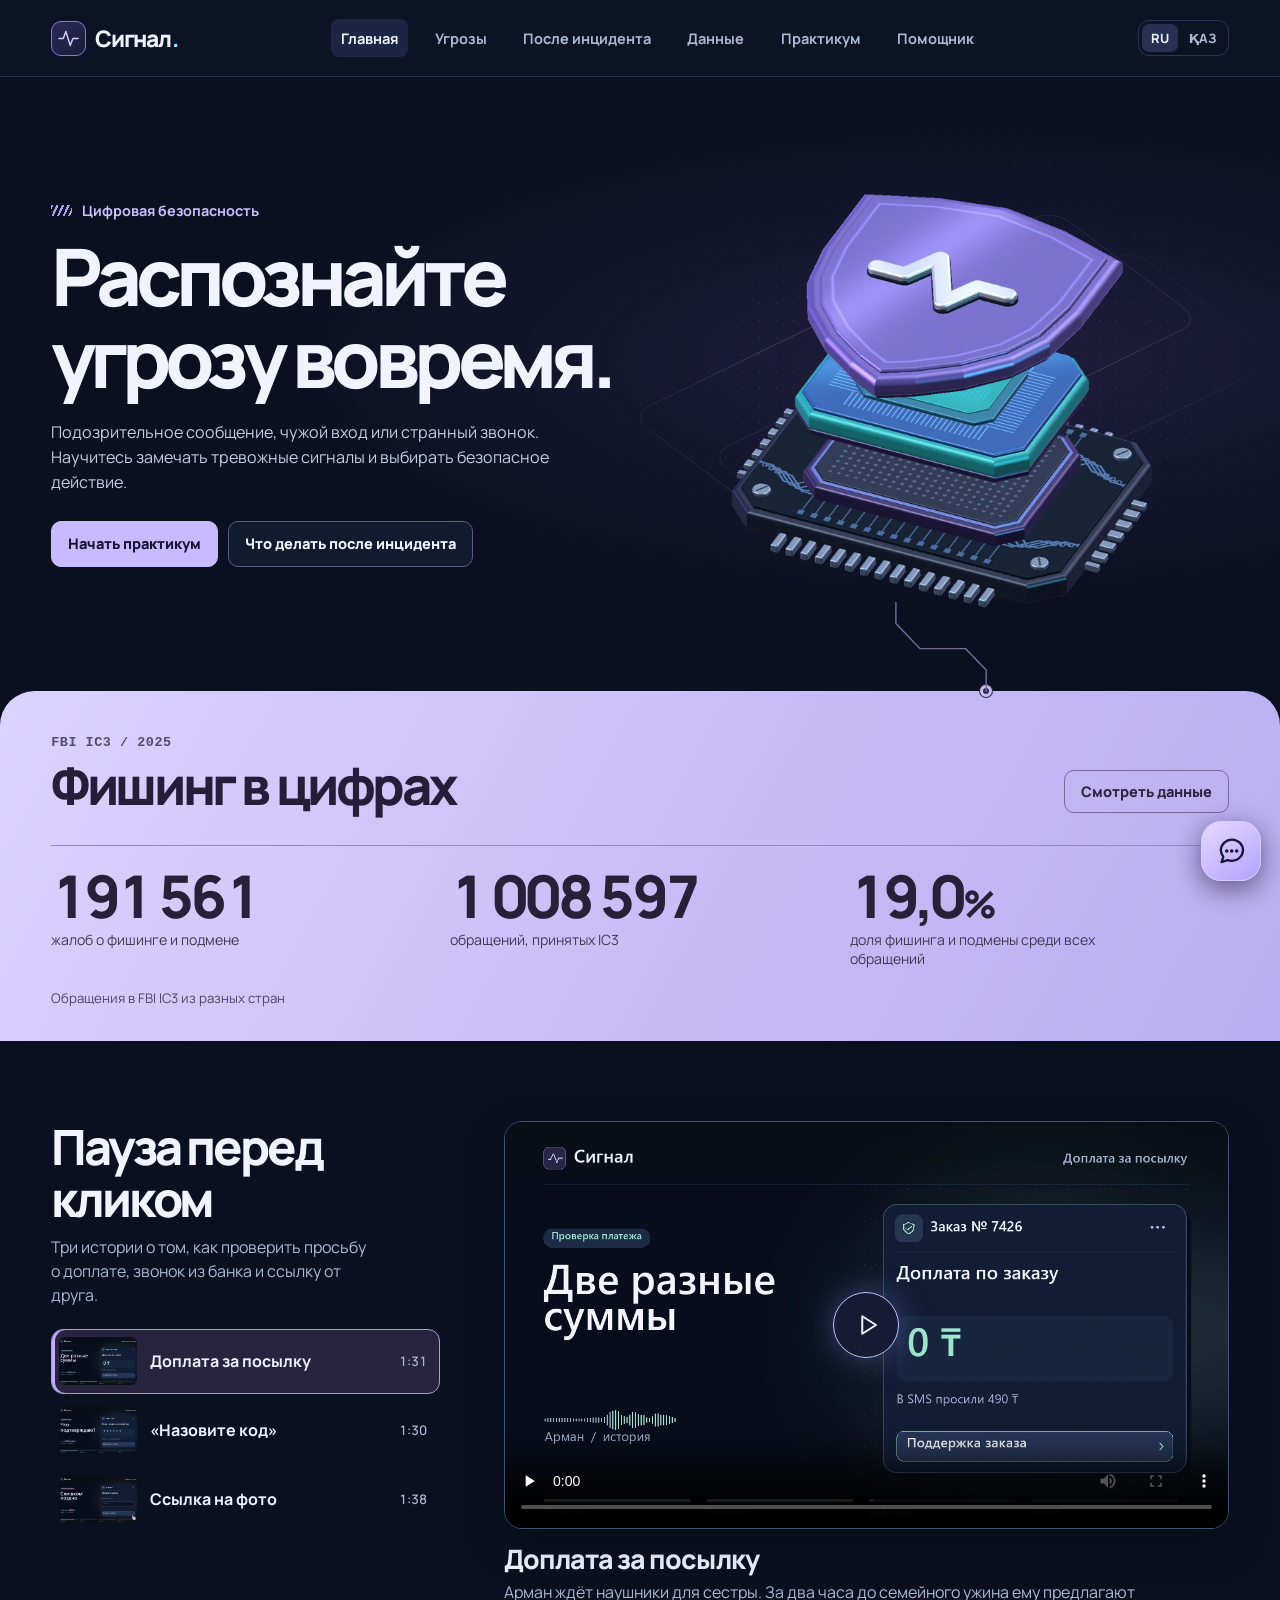
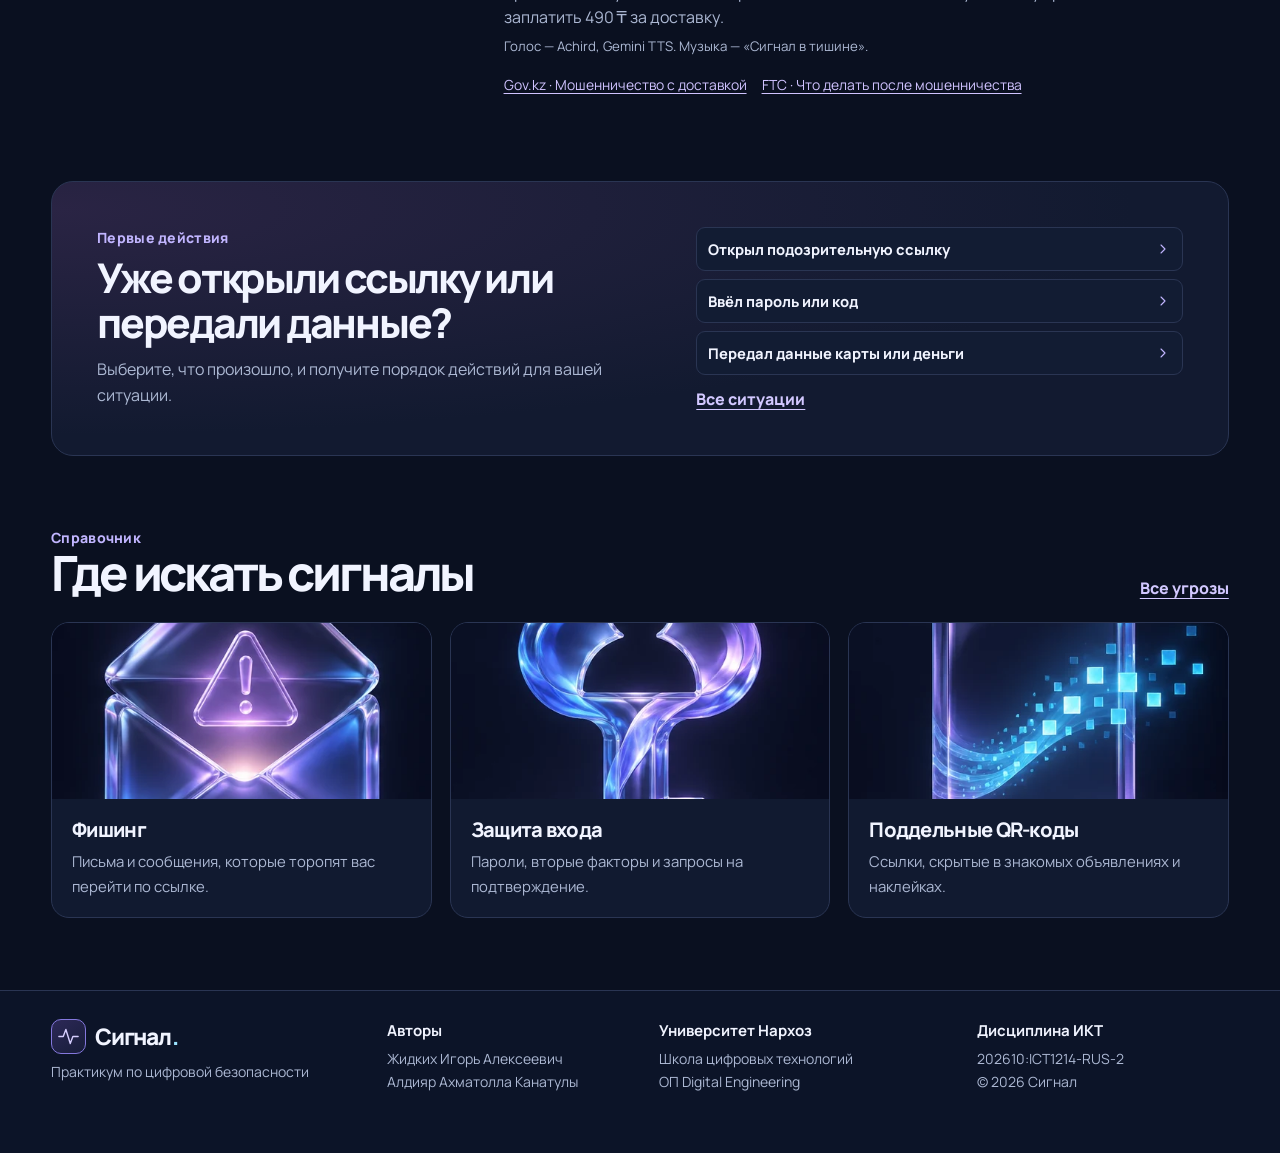
<file: index.html>
<!doctype html><html lang="ru"><head><meta charset="utf-8"><meta http-equiv="Content-Security-Policy" content="default-src 'self'; script-src 'self'; style-src 'self'; img-src 'self'; media-src 'self'; font-src 'self'; connect-src https://signal-narxoz-assistant.razezxc111.chatgpt.site; frame-src 'none'; object-src 'none'; base-uri 'none'; form-action 'none'"><meta name="signal-assistant-origin" content="https://signal-narxoz-assistant.razezxc111.chatgpt.site"><meta name="referrer" content="strict-origin-when-cross-origin"><meta name="viewport" content="width=device-width, initial-scale=1"><meta name="description" content="Практическая цифровая безопасность"><link rel="alternate" hreflang="ru" href="index.html"><link rel="alternate" hreflang="kk" href="kk/index.html"><meta name="theme-color" content="#0a1020"><title>Главная · Сигнал</title><link rel="icon" sizes="16x16 32x32 48x48 64x64" href="assets/signal-mark.ico"><link rel="icon" sizes="180x180" type="image/png" href="assets/signal-mark.png"><link rel="apple-touch-icon" href="assets/signal-mark.png"><link rel="stylesheet" href="style.css"><link rel="stylesheet" href="assets/navigation.css"><link rel="stylesheet" href="assets/home.css"><script defer src="classifier.js"></script><script defer src="content.js"></script><script defer src="language.js"></script><script defer src="app.js"></script><script defer src="official-sites.js"></script><script defer src="site-navigation.js"></script><script defer src="case-advice.js"></script><script defer src="chat.js?v=public-gemini1"></script><script defer src="hero.js"></script></head><body data-page="index"><a class="skip" href="#main">К содержанию</a><header class="top"><div class="wrap top-inner"><a class="brand" href="index.html" aria-label="Сигнал, главная"><span class="brand-mark"><svg aria-hidden="true" viewBox="0 0 24 24" fill="none" stroke="currentColor" stroke-width="1.6" stroke-linecap="round" stroke-linejoin="round"><path d="M1 12h5l3-8 5 16 3-8h6"/></svg></span>Сигнал<span class="brand-period">.</span></a><nav aria-label="Основная навигация"><a href="index.html" aria-current="page">Главная</a><a href="guide.html">Угрозы</a><a href="response.html">После инцидента</a><a href="data.html">Данные</a><a href="lab.html">Практикум</a><a href="assistant.html">Помощник</a></nav><div class="locale-switch" role="group" aria-label="Выбор языка"><a class="locale-option" hreflang="ru" lang="ru" href="index.html" aria-label="Русский" aria-current="true">RU</a><a class="locale-option" hreflang="kk" lang="kk" href="kk/index.html" aria-label="Қазақша">ҚАЗ</a></div></div></header><main id="main"><div class="home-sequence"><section class="home-opening" aria-labelledby="hero-title"><div class="wrap opening-layout"><div class="opening-copy"><div class="chapter-label"><span aria-hidden="true"></span>Цифровая безопасность</div><h1 id="hero-title"><span class="word-mask"><span>Распознайте</span></span> <span class="word-mask"><span>угрозу вовремя.</span></span></h1><p>Подозрительное сообщение, чужой вход или странный звонок. Научитесь замечать тревожные сигналы и выбирать безопасное действие.</p><div class="actions"><a class="button primary" href="lab.html">Начать практикум</a><a class="button ghost" href="response.html">Что делать после инцидента</a></div></div><div id="hero-visual" class="receiver" aria-hidden="true"><div class="receiver-field"></div><div class="receiver-stack"><img class="receiver-base" src="assets/receiver-base.webp" alt="" width="940" height="680" decoding="async"><img class="receiver-core" src="assets/receiver-core.webp" alt="" width="940" height="680" decoding="async"><img class="receiver-shield" src="assets/receiver-shield.webp" alt="" width="940" height="680" decoding="async" fetchpriority="high"></div></div></div></section><section class="signal-readout" aria-labelledby="readout-title"><div class="readout-wire" aria-hidden="true"><svg viewBox="0 0 106 96" preserveAspectRatio="none" fill="none"><path pathLength="1" d="M2 0v23l27 27h51l23 23v23"/><path class="beam" pathLength="1" d="M2 0v23l27 27h51l23 23v23"/></svg></div><div class="wrap readout-body"><div class="readout-head"><div><p class="readout-source">FBI IC3 / 2025</p><h2 id="readout-title">Фишинг в цифрах</h2></div><a class="button ghost" href="data.html">Смотреть данные</a></div><dl class="readout-numbers"><div><dt>жалоб о фишинге и подмене</dt><dd>191 561</dd></div><div><dt>обращений, принятых IC3</dt><dd>1 008 597</dd></div><div><dt>доля фишинга и подмены среди всех обращений</dt><dd>19,0<span>%</span></dd></div></dl><p class="readout-note">Обращения в FBI IC3 из разных стран</p></div></section></div><div class="wrap home-sections"><section class="film-section stories" id="film" aria-labelledby="film-title"><div class="story-sidebar"><h2 id="film-title">Пауза перед кликом</h2><p class="story-deck">Три истории о том, как проверить просьбу о доплате, звонок из банка и ссылку от друга.</p><nav class="story-menu" aria-label="Выбор видеоистории"><a class="story-select" href="#film-delivery"><img src="assets/film-poster.webp?v=14" alt="" width="88" height="52" loading="lazy"><span>Доплата за посылку</span><small>1:31</small></a><a class="story-select" href="#film-code"><img src="assets/code-poster.webp?v=14" alt="" width="88" height="52" loading="lazy"><span>«Назовите код»</span><small>1:30</small></a><a class="story-select" href="#film-link"><img src="assets/link-poster.webp?v=14" alt="" width="88" height="52" loading="lazy"><span>Ссылка на фото</span><small>1:38</small></a></nav></div><div class="story-stage"><article class="story-episode" id="film-delivery" aria-labelledby="film-delivery-title"><figure class="film-player"><div class="video-frame"><video controls playsinline preload="none" poster="assets/film-poster.webp?v=14" aria-label="Доплата за посылку" data-captions="[[0,2.882,&quot;На кухонном столе лежит пустая подарочная коробка.&quot;],[3.205,5.645,&quot;Арман ждёт посылку с наушниками для сестры.&quot;],[5.965,8.107,&quot;До семейного ужина осталось два часа.&quot;],[8.815,9.822,&quot;Телефон вибрирует.&quot;],[10.135,11.345,&quot;«Посылка задержана.&quot;],[11.395,14.26,&quot;Доплатите четыреста девяносто тенге до шести вечера».&quot;],[14.725,15.995,&quot;Арман тянется к ссылке.&quot;],[16.075,17.741,&quot;Он действительно ждёт доставку.&quot;],[18.295,19.298,&quot;Сумма небольшая.&quot;],[19.495,22.145,&quot;Но почему отправитель пишет с незнакомого номера?&quot;],[22.295,25.923,&quot;В сообщении нет ни номера заказа, ни названия магазина.&quot;],[26.185,27.165,&quot;Зато есть срок.&quot;],[27.835,31.131,&quot;Арман убирает палец со ссылки и закрывает сообщение.&quot;],[31.285,34.887,&quot;На главном экране сам находит приложение, через которое оформлял заказ.&quot;],[35.425,36.743,&quot;В списке два отправления.&quot;],[37.015,40.175,&quot;Арман открывает сегодняшнее, сверяет товар и пункт выдачи.&quot;],[40.495,43.095,&quot;Это его наушники, а не вчерашняя доставка.&quot;],[43.645,45.675,&quot;В карточке написано: «Оплачено».&quot;],[45.715,47.391,&quot;К доплате — ноль тенге.&quot;],[47.575,49.752,&quot;В сообщении просили четыреста девяносто.&quot;],[50.035,51.657,&quot;Теперь расхождение видно сразу.&quot;],[52.465,55.02,&quot;Арман открывает поддержку прямо из карточки заказа.&quot;],[55.285,56.905,&quot;Спрашивает, нужен ли платёж.&quot;],[57.292,60.293,&quot;Оператор подтверждает: заказ оплачен, можно забирать.&quot;],[61.135,63.428,&quot;Он помечает подозрительное сообщение как спам.&quot;],[63.955,66.041,&quot;Вечером сестра распаковывает наушники.&quot;],[66.385,69.109,&quot;Присланная ссылка так и осталась закрытой.&quot;],[69.205,70.629,&quot;А если карту уже ввели?&quot;],[71.425,73.135,&quot;Тогда первое действие другое.&quot;],[73.435,77.631,&quot;Сразу свяжитесь с банком через его приложение или по номеру с карты.&quot;],[78.085,79.802,&quot;Сохраните сведения о платеже.&quot;],[80.815,85.155,&quot;Когда сообщение торопит с оплатой, вернитесь туда, где делали заказ.&quot;],[85.705,89.607,&quot;Именно там можно проверить товар, статус и настоящую сумму.&quot;]]"><source src="assets/pause-before-click.mp4?v=14" type="video/mp4"><a href="assets/pause-before-click.mp4?v=14">Открыть видео</a></video><button class="film-start" type="button" aria-label="Воспроизвести Доплата за посылку" hidden><svg aria-hidden="true" viewBox="0 0 24 24" fill="none" stroke="currentColor" stroke-width="1.6" stroke-linecap="round" stroke-linejoin="round"><path d="m9 5 11 7-11 7z"/></svg></button></div></figure><h3 id="film-delivery-title">Доплата за посылку</h3><p class="story-intro">Арман ждёт наушники для сестры. За два часа до семейного ужина ему предлагают заплатить 490 ₸ за доставку.</p><p class="film-credit">Голос — Achird, Gemini TTS. Музыка — «Сигнал в тишине».</p><p class="sources"><a href="https://www.gov.kz/situations/733/1743?lang=ru">Gov.kz · Мошенничество с доставкой</a><a href="https://consumer.ftc.gov/articles/what-do-if-you-were-scammed">FTC · Что делать после мошенничества</a></p></article><article class="story-episode" id="film-code" aria-labelledby="film-code-title"><figure class="film-player"><div class="video-frame"><video controls playsinline preload="none" poster="assets/code-poster.webp?v=14" aria-label="«Назовите код»" data-captions="[[0.025,1.858,&quot;Алина ждёт автобус после занятий.&quot;],[2.395,3.639,&quot;Звонит незнакомый номер.&quot;],[3.835,6.096,&quot;Голос спокойный, на фоне слышны клавиши.&quot;],[6.415,8.805,&quot;Человек представляется сотрудником её банка.&quot;],[9.715,14.961,&quot;Он называет Алину по имени и сообщает, что кто-то отправляет с её карты двадцать восемь тысяч тенге.&quot;],[15.295,16.599,&quot;Просит оставаться на линии.&quot;],[17.215,18.05,&quot;«Сейчас придёт код.&quot;],[18.055,19.931,&quot;Назовите его, и я отменю перевод».&quot;],[20.545,22.7,&quot;В этот момент действительно приходит сообщение.&quot;],[22.823,24.473,&quot;Совпадение кажется убедительным.&quot;],[25.525,27.126,&quot;Алина читает сообщение целиком.&quot;],[27.565,29.685,&quot;Там говорится о входе с нового устройства.&quot;],[29.965,31.659,&quot;Об отмене перевода — ни слова.&quot;],[32.185,33.623,&quot;Она не просила о новом входе.&quot;],[34.795,37.01,&quot;Собеседник торопит: «Осталось несколько секунд».&quot;],[37.525,40.105,&quot;Алина ничего не диктует и нажимает красную кнопку.&quot;],[40.525,41.366,&quot;Разговор завершён.&quot;],[42.148,45.975,&quot;С домашнего экрана она открывает привычное банковское приложение.&quot;],[46.15,49.353,&quot;В списке последних операций нет перевода на названную сумму.&quot;],[50.035,51.502,&quot;Но одной проверки истории мало.&quot;],[52.045,57.761,&quot;Алина открывает чат поддержки внутри приложения и сообщает время звонка и то, какой код у неё просили.&quot;],[58.465,61.515,&quot;В ответ ей предлагают проверить устройства, с которых выполнен вход.&quot;],[61.945,63.786,&quot;В списке только её телефон.&quot;],[64.315,66.265,&quot;Одноразовый код остался у неё.&quot;],[66.895,69.885,&quot;Если код уже назван, действовать нужно сразу.&quot;],[70.285,72.459,&quot;Свяжитесь с банком через официальный канал.&quot;],[72.625,77.288,&quot;Объясните, что подтверждал код, и попросите защитить доступ и проверить операции.&quot;],[78.205,79.535,&quot;Алина успевает на автобус.&quot;],[79.975,83.724,&quot;Она запомнит не голос звонившего, а строку над цифрами.&quot;],[84.235,86.245,&quot;Сначала прочитайте, что подтверждает код.&quot;],[86.635,88.46,&quot;Передавать его собеседнику нельзя.&quot;]]"><source src="assets/never-share-code.mp4?v=14" type="video/mp4"><a href="assets/never-share-code.mp4?v=14">Открыть видео</a></video><button class="film-start" type="button" aria-label="Воспроизвести «Назовите код»" hidden><svg aria-hidden="true" viewBox="0 0 24 24" fill="none" stroke="currentColor" stroke-width="1.6" stroke-linecap="round" stroke-linejoin="round"><path d="m9 5 11 7-11 7z"/></svg></button></div></figure><h3 id="film-code-title">«Назовите код»</h3><p class="story-intro">Алине звонят якобы из банка из-за перевода на 28 000 ₸. Пока собеседник торопит, она читает строку над цифрами в SMS.</p><p class="film-credit">Голос — Achird, Gemini TTS. Музыка — «Сигнал в тишине».</p><p class="sources"><a href="https://nationalbank.kz/ru/news/informacionnye-soobshcheniya/20489">Нацбанк Казахстана · Телефонное мошенничество</a><a href="https://www.gov.kz/situations/733/1743?lang=ru">Gov.kz · Как защититься от мошенников</a></p></article><article class="story-episode" id="film-link" aria-labelledby="film-link-title"><figure class="film-player"><div class="video-frame"><video controls playsinline preload="none" poster="assets/link-poster.webp?v=14" aria-label="Ссылка на фото" data-captions="[[0,3.126,&quot;После воскресного забега Марат ждёт общие фотографии.&quot;],[3.685,6.86,&quot;В чате появляется сообщение от знакомого: «Вот наш альбом.&quot;],[7.105,8.139,&quot;Ты на третьем кадре».&quot;],[9.025,11.034,&quot;Имя и аватар знакомые.&quot;],[11.335,12.74,&quot;Марат открывает приглашение.&quot;],[13.345,17.319,&quot;Вместо снимков видит страницу, которая просит войти через электронную почту.&quot;],[18.115,20.965,&quot;Он вводит пароль и нажимает «Открыть альбом».&quot;],[21.835,24.82,&quot;Знакомые точки в поле скрыли пароль от глаз Марата.&quot;],[25.135,27.73,&quot;Сам сайт всё равно получил введённые данные.&quot;],[28.675,30.101,&quot;Появляется пустая страница.&quot;],[30.775,31.665,&quot;Ни одного снимка.&quot;],[32.185,35.466,&quot;Теперь Марат замечает, что адрес отличается от привычного сервиса.&quot;],[36.085,37.899,&quot;Ещё раз вводить пароль он не будет.&quot;],[38.965,40.155,&quot;Марат закрывает вкладку.&quot;],[40.855,43.392,&quot;На своём телефоне сам открывает приложение почты.&quot;],[43.525,46.428,&quot;Пока доступ сохранился, заходит в раздел безопасности.&quot;],[47.275,50.682,&quot;Первым делом он меняет пароль почты на новый, уникальный.&quot;],[50.995,55.043,&quot;Старый пароль он больше нигде не использовал, поэтому другие аккаунты менять не пришлось.&quot;],[56.005,58.626,&quot;Дальше Марат открывает список активных сеансов.&quot;],[59.305,60.695,&quot;Один браузер ему незнаком.&quot;],[61.345,66.5,&quot;Он завершает другие сеансы, проверяет адрес восстановления и включает двухэтапную защиту.&quot;],[67.405,69.86,&quot;Только теперь он звонит другу по сохранённому номеру.&quot;],[70.195,72.528,&quot;Друг удивлён: «Я ничего не отправлял».&quot;],[73.015,75.113,&quot;Вместе они предупреждают участников чата.&quot;],[75.625,79.335,&quot;Вечером друг присылает настоящие снимки прямо в переписку.&quot;],[79.615,81.921,&quot;Марат узнаёт тот самый финиш.&quot;],[82.045,85.373,&quot;На этот раз открывать чужую форму входа не понадобилось.&quot;],[86.305,91.785,&quot;Если ссылка вдруг требует пароль от почты, отложите её и свяжитесь с отправителем отдельно.&quot;],[92.155,96.041,&quot;А если пароль уже введён, начните восстановление с настоящего сервиса.&quot;]]"><source src="assets/photo-link.mp4?v=14" type="video/mp4"><a href="assets/photo-link.mp4?v=14">Открыть видео</a></video><button class="film-start" type="button" aria-label="Воспроизвести Ссылка на фото" hidden><svg aria-hidden="true" viewBox="0 0 24 24" fill="none" stroke="currentColor" stroke-width="1.6" stroke-linecap="round" stroke-linejoin="round"><path d="m9 5 11 7-11 7z"/></svg></button></div></figure><h3 id="film-link-title">Ссылка на фото</h3><p class="story-intro">После забега друг присылает Марату «общий альбом». Фотографий внутри нет, а пароль от почты Марат уже ввёл.</p><p class="film-credit">Голос — Achird, Gemini TTS. Музыка — «Сигнал в тишине».</p><p class="sources"><a href="https://consumer.ftc.gov/articles/how-recognize-avoid-phishing-scams">FTC · Как распознать фишинг</a><a href="https://consumer.ftc.gov/articles/how-recover-your-hacked-email-or-social-media-account">FTC · Восстановление почты и аккаунтов</a></p></article></div></section><section class="home-response"><div><div class="kicker">Первые действия</div><h2>Уже открыли ссылку или передали данные?</h2><p>Выберите, что произошло, и получите порядок действий для вашей ситуации.</p></div><div class="home-response-links"><a class="response-link" href="response.html#link">Открыл подозрительную ссылку<svg aria-hidden="true" viewBox="0 0 24 24" fill="none" stroke="currentColor" stroke-width="1.6" stroke-linecap="round" stroke-linejoin="round"><path d="m6 9 6 6 6-6"/></svg></a><a class="response-link" href="response.html#account">Ввёл пароль или код<svg aria-hidden="true" viewBox="0 0 24 24" fill="none" stroke="currentColor" stroke-width="1.6" stroke-linecap="round" stroke-linejoin="round"><path d="m6 9 6 6 6-6"/></svg></a><a class="response-link" href="response.html#payment">Передал данные карты или деньги<svg aria-hidden="true" viewBox="0 0 24 24" fill="none" stroke="currentColor" stroke-width="1.6" stroke-linecap="round" stroke-linejoin="round"><path d="m6 9 6 6 6-6"/></svg></a><a class="text-link" href="response.html">Все ситуации</a></div></section><section class="home-guide"><div class="section-title"><div><div class="kicker">Справочник</div><h2>Где искать сигналы</h2></div><a class="text-link" href="guide.html">Все угрозы</a></div><div class="feature-grid"><a class="feature" href="guide.html#phishing"><img src="assets/mail.webp" alt="" loading="lazy" width="510" height="700"><div><h3>Фишинг</h3><p>Письма и сообщения, которые торопят вас перейти по ссылке.</p></div></a><a class="feature" href="guide.html#mfa"><img src="assets/key.webp" alt="" loading="lazy" width="510" height="700"><div><h3>Защита входа</h3><p>Пароли, вторые факторы и запросы на подтверждение.</p></div></a><a class="feature" href="guide.html#qr"><img src="assets/device.webp" alt="" loading="lazy" width="510" height="700"><div><h3>Поддельные QR-коды</h3><p>Ссылки, скрытые в знакомых объявлениях и наклейках.</p></div></a></div></section></div></main><footer class="footer"><div class="wrap footer-grid"><div><a class="brand" href="index.html" aria-label="Сигнал, главная"><span class="brand-mark"><svg aria-hidden="true" viewBox="0 0 24 24" fill="none" stroke="currentColor" stroke-width="1.6" stroke-linecap="round" stroke-linejoin="round"><path d="M1 12h5l3-8 5 16 3-8h6"/></svg></span>Сигнал<span class="brand-period">.</span></a><p>Практикум по цифровой безопасности</p></div><div><strong>Авторы</strong><p>Жидких Игорь Алексеевич<br>Алдияр Ахматолла Канатулы</p></div><div><strong>Университет Нархоз</strong><p>Школа цифровых технологий<br>ОП Digital Engineering</p></div><div><strong>Дисциплина ИКТ</strong><p>202610:ICT1214-RUS-2<br>© 2026 Сигнал</p></div></div></footer><button class="chat-launcher" type="button" data-chat-open hidden aria-label="Открыть помощника" title="Открыть помощника" aria-haspopup="dialog" aria-controls="chat-dialog" aria-expanded="false"><svg aria-hidden="true" viewBox="0 0 24 24" fill="none" stroke="currentColor" stroke-width="1.6" stroke-linecap="round" stroke-linejoin="round"><path d="M20.5 11.4a7.8 7.8 0 0 1-8 7.5 9 9 0 0 1-2.9-.5l-4.3 1.4 1.3-3.8a7.2 7.2 0 0 1-1.8-4.6 7.9 7.9 0 0 1 8-7.5 7.8 7.8 0 0 1 7.7 7.5Z"/><path d="M9 12h.01m3.5 0h.01m3.5 0h.01" stroke-width="2.5"/></svg></button><dialog class="chat-dialog" id="chat-dialog" aria-labelledby="chat-title"><div class="chat"><header class="chat-header"><div class="brand-mark"><svg aria-hidden="true" viewBox="0 0 24 24" fill="none" stroke="currentColor" stroke-width="1.6" stroke-linecap="round" stroke-linejoin="round"><path d="M1 12h5l3-8 5 16 3-8h6"/></svg></div><div><strong id="chat-title">Помощник Сигнала</strong><span id="mode">Режим справочника</span></div><button class="chip" id="reset-chat" type="button">Очистить</button><button class="icon-button chat-resize" type="button" aria-label="Развернуть окно чата" title="Развернуть окно чата"><svg aria-hidden="true" viewBox="0 0 24 24" fill="none" stroke="currentColor" stroke-width="1.6" stroke-linecap="round" stroke-linejoin="round"><path d="M14 4h6v6m0-6-7 7M10 20H4v-6m0 6 7-7"/></svg><svg aria-hidden="true" viewBox="0 0 24 24" fill="none" stroke="currentColor" stroke-width="1.6" stroke-linecap="round" stroke-linejoin="round"><path d="M20 4l-7 7m0-6v6h6M4 20l7-7m0 6v-6H5"/></svg></button><button class="icon-button chat-close" type="button" data-chat-close aria-label="Закрыть чат"><svg aria-hidden="true" viewBox="0 0 24 24" fill="none" stroke="currentColor" stroke-width="1.6" stroke-linecap="round" stroke-linejoin="round"><path d="m6 6 12 12M6 18 18 6"/></svg></button></header><div class="messages" id="messages" role="log" aria-label="Диалог" aria-live="polite" tabindex="0"></div><div class="quick" aria-label="Примеры вопросов"><button class="chip" type="button">Как распознать фишинг?</button><button class="chip" type="button">Что такое 2FA?</button><button class="chip" type="button">Что делать, если списали деньги?</button></div><form id="chat-form"><label class="visually-hidden" for="question">Ваш вопрос</label><input id="question" placeholder="Напишите вопрос…" autocomplete="off" maxlength="1200" required><button class="send primary" aria-label="Отправить вопрос" type="submit"><svg aria-hidden="true" viewBox="0 0 24 24" fill="none" stroke="currentColor" stroke-width="1.6" stroke-linecap="round" stroke-linejoin="round"><path d="M12 19V5M6 11l6-6 6 6"/></svg></button></form><p class="chat-note">Не вводите пароли, коды и личные данные. <a class="about-chat" href="assistant.html">О помощнике</a></p></div></dialog></body></html>
</file>
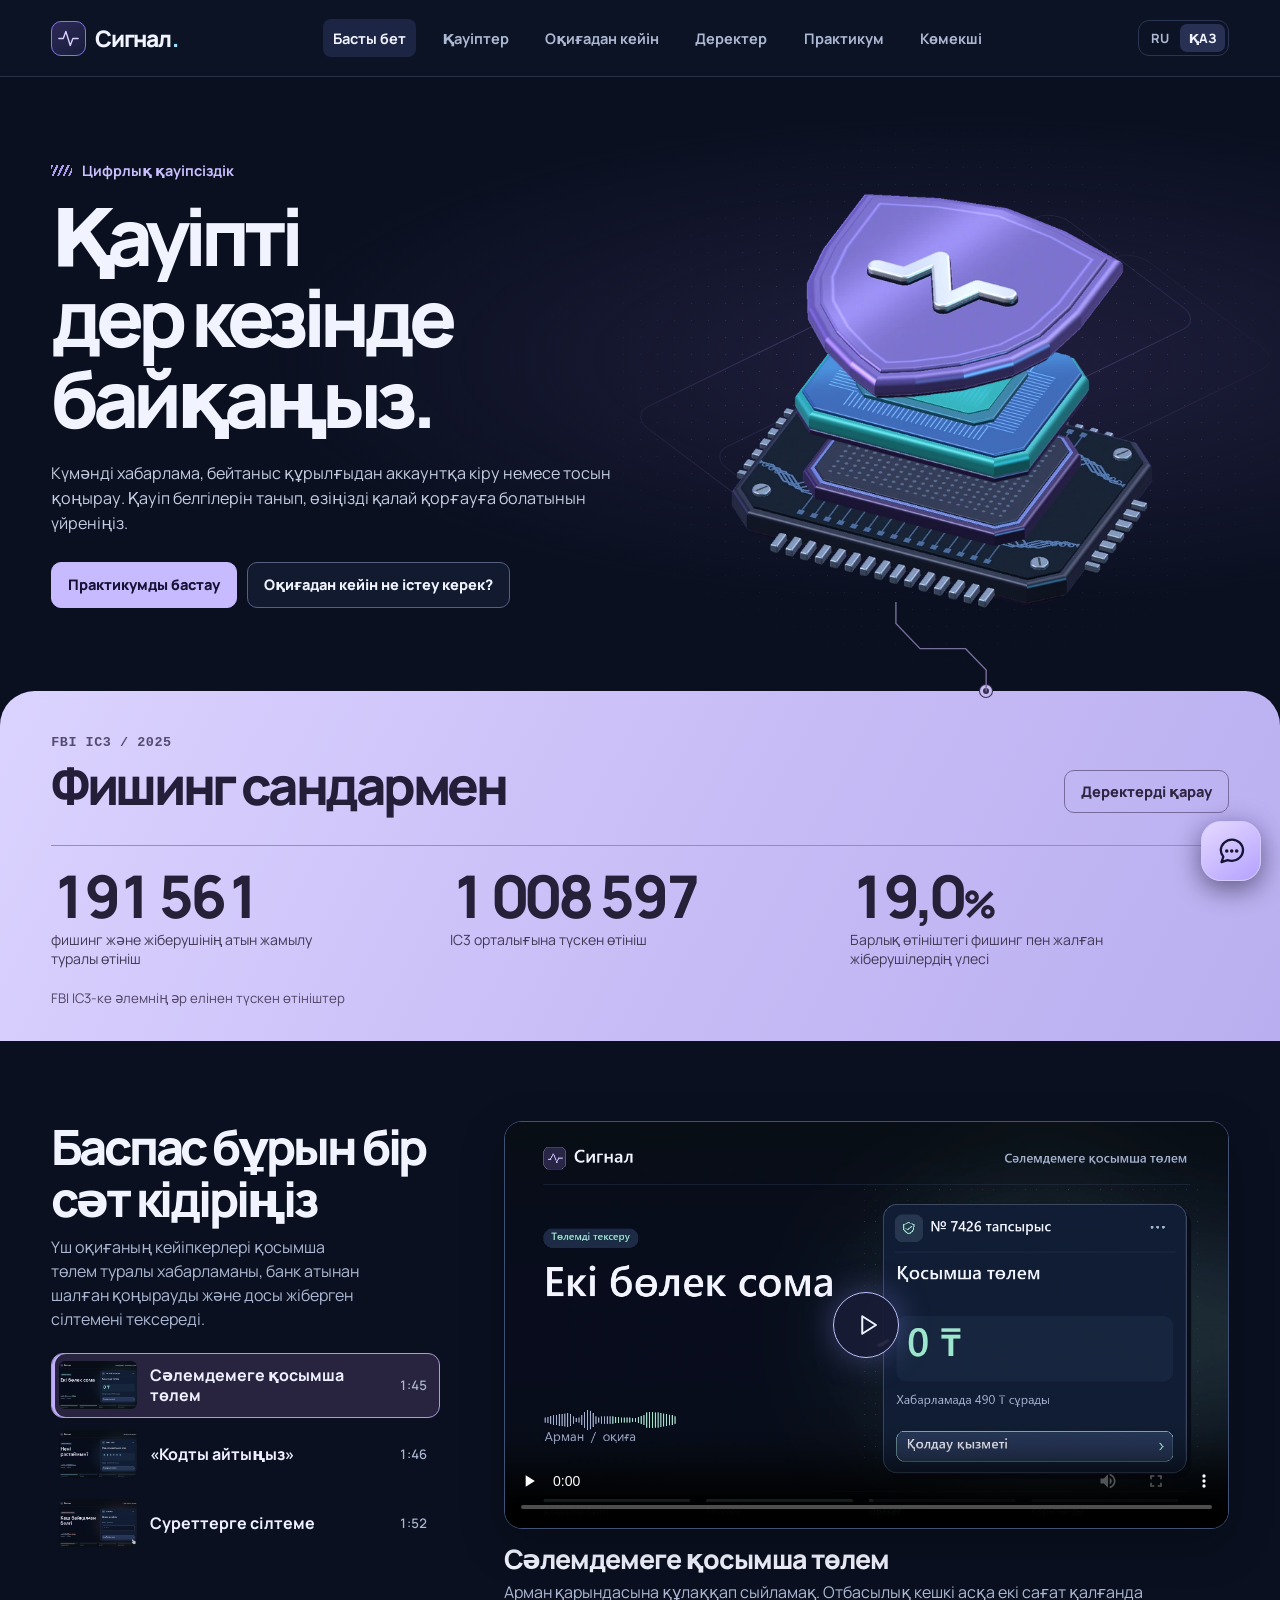
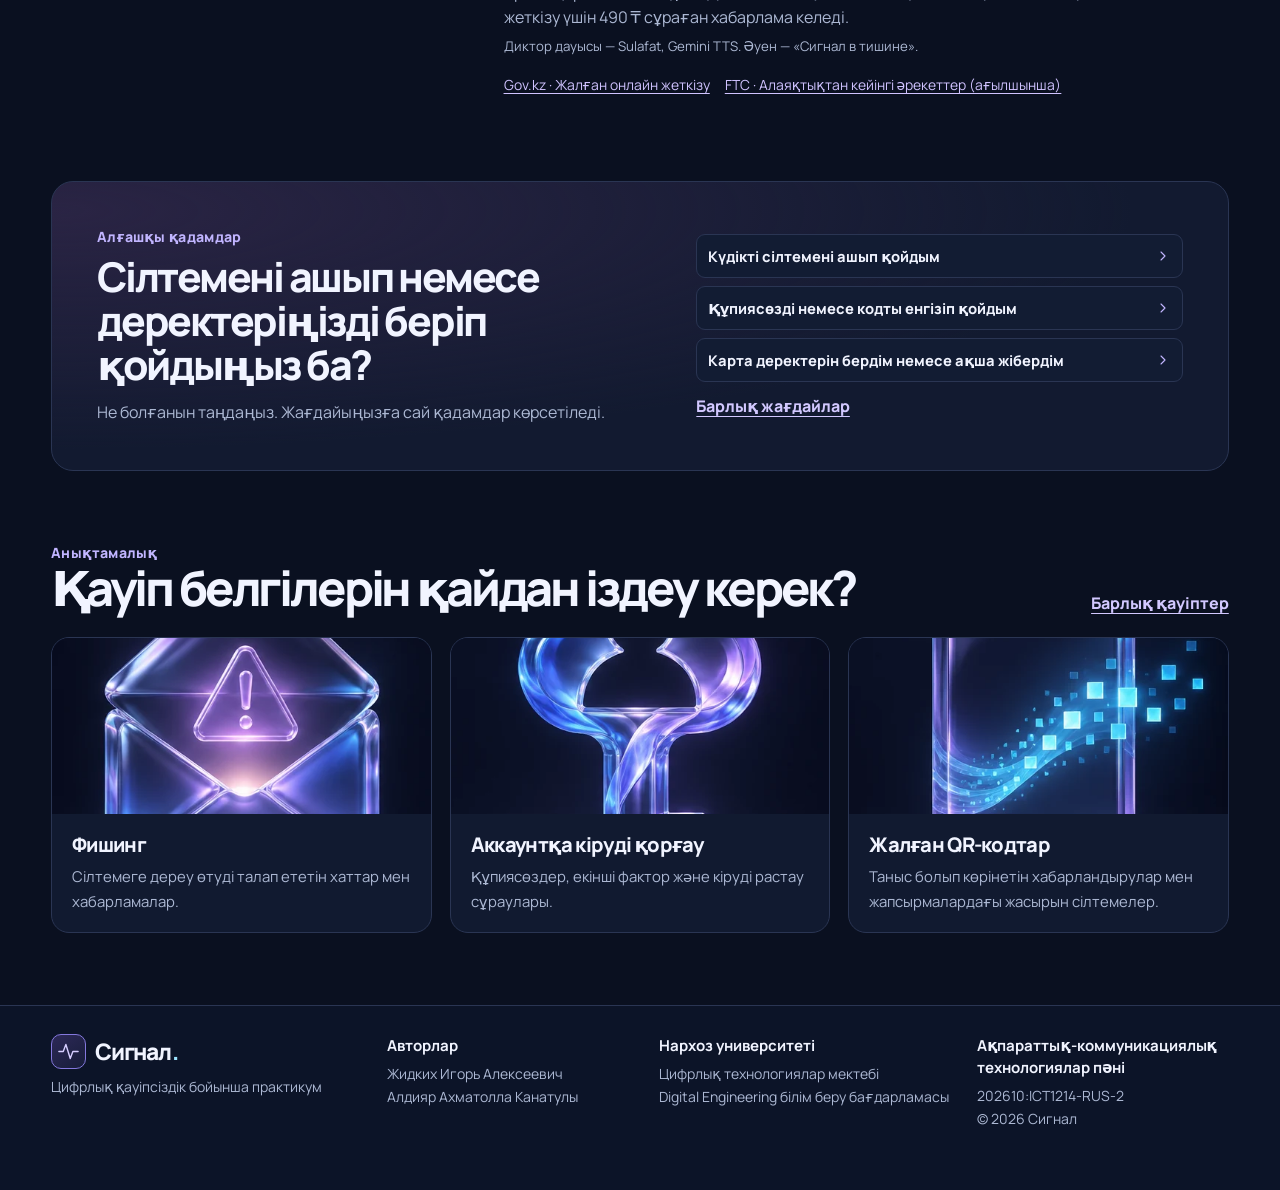
<file: kk/index.html>
<!doctype html><html lang="kk"><head><meta charset="utf-8"><meta http-equiv="Content-Security-Policy" content="default-src 'self'; script-src 'self'; style-src 'self'; img-src 'self'; media-src 'self'; font-src 'self'; connect-src https://signal-narxoz-assistant.razezxc111.chatgpt.site; frame-src 'none'; object-src 'none'; base-uri 'none'; form-action 'none'"><meta name="signal-assistant-origin" content="https://signal-narxoz-assistant.razezxc111.chatgpt.site"><meta name="referrer" content="strict-origin-when-cross-origin"><meta name="viewport" content="width=device-width, initial-scale=1"><meta name="description" content="Күнделікті өмірдегі цифрлық қауіпсіздік"><link rel="alternate" hreflang="ru" href="../index.html"><link rel="alternate" hreflang="kk" href="index.html"><meta name="theme-color" content="#0a1020"><title>Басты бет · Сигнал</title><link rel="icon" sizes="16x16 32x32 48x48 64x64" href="../assets/signal-mark.ico"><link rel="icon" sizes="180x180" type="image/png" href="../assets/signal-mark.png"><link rel="apple-touch-icon" href="../assets/signal-mark.png"><link rel="stylesheet" href="../style.css"><link rel="stylesheet" href="../assets/navigation.css"><link rel="stylesheet" href="../assets/home.css"><script defer src="../classifier.js"></script><script defer src="content.js"></script><script defer src="../language.js"></script><script defer src="app.js"></script><script defer src="../official-sites.js"></script><script defer src="../site-navigation.js"></script><script defer src="../case-advice.js"></script><script defer src="../chat.js?v=public-gemini1"></script><script defer src="../hero.js"></script></head><body data-page="index"><a class="skip" href="#main">Негізгі мазмұнға өту</a><header class="top"><div class="wrap top-inner"><a class="brand" href="index.html" aria-label="Сигнал, басты бет"><span class="brand-mark"><svg aria-hidden="true" viewBox="0 0 24 24" fill="none" stroke="currentColor" stroke-width="1.6" stroke-linecap="round" stroke-linejoin="round"><path d="M1 12h5l3-8 5 16 3-8h6"/></svg></span>Сигнал<span class="brand-period">.</span></a><nav aria-label="Негізгі мәзір"><a href="index.html" aria-current="page">Басты бет</a><a href="guide.html">Қауіптер</a><a href="response.html">Оқиғадан кейін</a><a href="data.html">Деректер</a><a href="lab.html">Практикум</a><a href="assistant.html">Көмекші</a></nav><div class="locale-switch" role="group" aria-label="Тілді таңдау"><a class="locale-option" hreflang="ru" lang="ru" href="../index.html" aria-label="Русский">RU</a><a class="locale-option" hreflang="kk" lang="kk" href="index.html" aria-label="Қазақша" aria-current="true">ҚАЗ</a></div></div></header><main id="main"><div class="home-sequence"><section class="home-opening" aria-labelledby="hero-title"><div class="wrap opening-layout"><div class="opening-copy"><div class="chapter-label"><span aria-hidden="true"></span>Цифрлық қауіпсіздік</div><h1 id="hero-title"><span class="word-mask"><span>Қауіпті</span></span> <span class="word-mask"><span>дер кезінде байқаңыз.</span></span></h1><p>Күмәнді хабарлама, бейтаныс құрылғыдан аккаунтқа кіру немесе тосын қоңырау. Қауіп белгілерін танып, өзіңізді қалай қорғауға болатынын үйреніңіз.</p><div class="actions"><a class="button primary" href="lab.html">Практикумды бастау</a><a class="button ghost" href="response.html">Оқиғадан кейін не істеу керек?</a></div></div><div id="hero-visual" class="receiver" aria-hidden="true"><div class="receiver-field"></div><div class="receiver-stack"><img class="receiver-base" src="../assets/receiver-base.webp" alt="" width="940" height="680" decoding="async"><img class="receiver-core" src="../assets/receiver-core.webp" alt="" width="940" height="680" decoding="async"><img class="receiver-shield" src="../assets/receiver-shield.webp" alt="" width="940" height="680" decoding="async" fetchpriority="high"></div></div></div></section><section class="signal-readout" aria-labelledby="readout-title"><div class="readout-wire" aria-hidden="true"><svg viewBox="0 0 106 96" preserveAspectRatio="none" fill="none"><path pathLength="1" d="M2 0v23l27 27h51l23 23v23"/><path class="beam" pathLength="1" d="M2 0v23l27 27h51l23 23v23"/></svg></div><div class="wrap readout-body"><div class="readout-head"><div><p class="readout-source">FBI IC3 / 2025</p><h2 id="readout-title">Фишинг сандармен</h2></div><a class="button ghost" href="data.html">Деректерді қарау</a></div><dl class="readout-numbers"><div><dt>фишинг және жіберушінің атын жамылу туралы өтініш</dt><dd>191 561</dd></div><div><dt>IC3 орталығына түскен өтініш</dt><dd>1 008 597</dd></div><div><dt>Барлық өтініштегі фишинг пен жалған жіберушілердің үлесі</dt><dd>19,0<span>%</span></dd></div></dl><p class="readout-note">FBI IC3-ке әлемнің әр елінен түскен өтініштер</p></div></section></div><div class="wrap home-sections"><section class="film-section stories" id="film" aria-labelledby="film-title"><div class="story-sidebar"><h2 id="film-title">Баспас бұрын бір сәт кідіріңіз</h2><p class="story-deck">Үш оқиғаның кейіпкерлері қосымша төлем туралы хабарламаны, банк атынан шалған қоңырауды және досы жіберген сілтемені тексереді.</p><nav class="story-menu" aria-label="Бейнеоқиғаны таңдау"><a class="story-select" href="#film-delivery"><img src="../assets/film-poster-kk.webp?v=14" alt="" width="88" height="52" loading="lazy"><span>Сәлемдемеге қосымша төлем</span><small>1:45</small></a><a class="story-select" href="#film-code"><img src="../assets/code-poster-kk.webp?v=14" alt="" width="88" height="52" loading="lazy"><span>«Кодты айтыңыз»</span><small>1:46</small></a><a class="story-select" href="#film-link"><img src="../assets/link-poster-kk.webp?v=14" alt="" width="88" height="52" loading="lazy"><span>Суреттерге сілтеме</span><small>1:52</small></a></nav></div><div class="story-stage"><article class="story-episode" id="film-delivery" aria-labelledby="film-delivery-title"><figure class="film-player"><div class="video-frame"><video controls playsinline preload="none" poster="../assets/film-poster-kk.webp?v=14" aria-label="Сәлемдемеге қосымша төлем" data-captions="[[0,3.015,&quot;Үстел үстінде бос сыйлық қорабы жатыр.&quot;],[3.115,6.695,&quot;Арман қарындасына алған құлаққапты бүгін алып кетпек.&quot;],[6.775,9.279,&quot;Отбасылық кешкі асқа екі сағат қалды.&quot;],[9.325,11.175,&quot;Телефоны дір ете қалды.&quot;],[11.245,13.309,&quot;«Сәлемдеме кідірді.&quot;],[13.345,16.704,&quot;Кешкі алтыға дейін төрт жүз тоқсан теңге төлеңіз».&quot;],[16.765,20.6,&quot;Расында да тапсырыс күтіп отырған Арман сілтемені баспақ болады.&quot;],[20.605,22.477,&quot;Сұраған ақшасы көп емес.&quot;],[22.525,25.282,&quot;Бірақ бейтаныс нөмірден неге жазып отыр?&quot;],[25.435,28.925,&quot;Хабарламада тапсырыс нөмірі де, дүкеннің атауы да жоқ.&quot;],[29.035,30.95,&quot;Тек мерзімі көрсетілген.&quot;],[30.95,34.265,&quot;Арман қолын тартып алып, хабарламаны жабады.&quot;],[34.285,39.693,&quot;Телефонның негізгі экранынан тапсырыс берген қосымшасын өзі тауып ашады.&quot;],[39.805,41.768,&quot;Тізімде екі сәлемдеме бар екен.&quot;],[41.845,46.908,&quot;Арман бүгінгі тапсырысты таңдап, тауардың атауы мен алу пунктін тексереді.&quot;],[46.915,48.775,&quot;Іздеген құлаққабы осы.&quot;],[49.105,51.035,&quot;Тапсырыста «Төленді» деп тұр.&quot;],[51.265,53.193,&quot;Қосымша төлем нөл теңге.&quot;],[53.245,56.365,&quot;Ал хабарламада төрт жүз тоқсан теңге сұраған еді.&quot;],[56.515,58.523,&quot;Екі сома сәйкес келмейді.&quot;],[58.525,62.595,&quot;Арман тапсырыс бетінен қолдау қызметінің чатын ашады.&quot;],[62.665,64.536,&quot;Қосымша ақы керек пе деп сұрайды.&quot;],[64.536,69.881,&quot;Оператор тапсырыстың төленгенін, оны алып кетуге болатынын растайды.&quot;],[69.925,72.963,&quot;Арман күмәнді хабарламаны спам деп белгілейді.&quot;],[72.963,77.185,&quot;Кешке қарындасы қорапты ашып, жаңа құлаққабын киіп көреді.&quot;],[77.245,79.445,&quot;Арман әлгі сілтемеге кірген жоқ.&quot;],[79.645,83.235,&quot;Ал карта деректерін енгізіп қойған адам не істейді?&quot;],[83.245,90.525,&quot;Банктің ресми қосымшасы арқылы немесе картаның артындағы нөмірге қоңырау шалып, бірден хабарласқан жөн.&quot;],[90.685,93.298,&quot;Төлем мәліметтерін сақтап қойыңыз.&quot;],[93.325,99.355,&quot;Хабарлама тезірек төлеуді талап етсе, тапсырыс берген қосымшаны өзіңіз ашыңыз.&quot;],[99.415,103.735,&quot;Тауарды, жеткізу күйін және нақты соманы сол жерден тексеруге болады.&quot;]]"><source src="../assets/pause-before-click-kk.mp4?v=14" type="video/mp4"><a href="../assets/pause-before-click-kk.mp4?v=14">Бейнені ашу</a></video><button class="film-start" type="button" aria-label="Сәлемдемеге қосымша төлем бейнесін ойнату" hidden><svg aria-hidden="true" viewBox="0 0 24 24" fill="none" stroke="currentColor" stroke-width="1.6" stroke-linecap="round" stroke-linejoin="round"><path d="m9 5 11 7-11 7z"/></svg></button></div></figure><h3 id="film-delivery-title">Сәлемдемеге қосымша төлем</h3><p class="story-intro">Арман қарындасына құлаққап сыйламақ. Отбасылық кешкі асқа екі сағат қалғанда жеткізу үшін 490 ₸ сұраған хабарлама келеді.</p><p class="film-credit">Диктор дауысы — Sulafat, Gemini TTS. Әуен — «Сигнал в тишине».</p><p class="sources"><a href="https://www.gov.kz/situations/733/1743?lang=kk">Gov.kz · Жалған онлайн жеткізу</a><a href="https://consumer.ftc.gov/articles/what-do-if-you-were-scammed">FTC · Алаяқтықтан кейінгі әрекеттер (ағылшынша)</a></p></article><article class="story-episode" id="film-code" aria-labelledby="film-code-title"><figure class="film-player"><div class="video-frame"><video controls playsinline preload="none" poster="../assets/code-poster-kk.webp?v=14" aria-label="«Кодты айтыңыз»" data-captions="[[0,2.985,&quot;Алина сабақтан шығып, автобус күтіп тұр.&quot;],[3.085,5.703,&quot;Бейтаныс нөмір қоңырау шалды.&quot;],[5.725,10.8,&quot;Сөйлеген адамның дауысы сабырлы, ар жақтан пернетақтаның тықылы естіледі.&quot;],[10.8,13.676,&quot;Ол өзін банк қызметкерімін деп таныстырады.&quot;],[13.676,19.945,&quot;Ол Алинаның атын атап, біреу оның картасынан жиырма сегіз мың теңге аударып жатқанын айтады.&quot;],[20.005,21.718,&quot;Тұтқаны қоймауын сұрайды.&quot;],[21.745,22.97,&quot;«Қазір код келеді.&quot;],[22.975,25.929,&quot;Кодты айтсаңыз, аударымды тоқтатамын».&quot;],[25.945,28.52,&quot;Дәл сол сәтте хабарлама келеді.&quot;],[28.525,31.52,&quot;Қоңырау шалған адамның сөзі рас сияқты.&quot;],[31.585,34.119,&quot;Алина хабарламаны соңына дейін оқиды.&quot;],[34.225,37.249,&quot;Мәтінде жаңа құрылғыдан кіру туралы жазылған.&quot;],[37.255,39.685,&quot;Ақша аударымын тоқтату жайлы бір сөз жоқ.&quot;],[39.805,42.555,&quot;Алина басқа құрылғыдан кірген жоқ.&quot;],[42.775,46.735,&quot;Қоңырау шалған адам «Бірнеше секунд қана қалды» деп асықтырады.&quot;],[46.765,49.64,&quot;Алина кодты айтпастан қызыл түймені басады.&quot;],[49.645,51.48,&quot;Байланыс үзілді.&quot;],[51.565,56.325,&quot;Ол телефонның негізгі экранынан әдетте қолданатын банк қосымшасын ашады.&quot;],[56.395,60.315,&quot;Соңғы операциялардың ішінде айтылған сомаға жасалған аударым жоқ.&quot;],[60.445,63.983,&quot;Бірақ операциялар тізімін қарау жеткіліксіз.&quot;],[63.983,68.44,&quot;Алина қосымшаның ішіндегі қолдау чатын ашып, қоңыраудың уақытын жазады.&quot;],[68.455,70.332,&quot;Қандай код сұрағанын түсіндіреді.&quot;],[70.332,74.715,&quot;Қолдау қызметі аккаунт ашылған құрылғыларды тексеруді ұсынады.&quot;],[74.755,76.845,&quot;Тізімде өзінің телефоны ғана бар.&quot;],[77.005,79.475,&quot;Бір реттік кодты да ешкімге берген жоқ.&quot;],[79.645,85.078,&quot;Егер кодты айтып қойсаңыз, кідірмей банкке ресми арна арқылы хабарласыңыз.&quot;],[85.078,91.875,&quot;Код қандай әрекетке арналғанын түсіндіріп, аккаунтты қорғауды және операцияларды тексеруді сұраңыз.&quot;],[91.885,94.444,&quot;Алина автобусына үлгереді.&quot;],[94.465,99.427,&quot;Есінде қалғаны әлгі адамның дауысы емес, кодтың үстіндегі жазу.&quot;],[99.625,102.425,&quot;Кодтың қандай әрекетті растайтынын оқыңыз.&quot;],[102.445,104.88,&quot;Оны қоңырау шалған адамға айтпаңыз.&quot;]]"><source src="../assets/never-share-code-kk.mp4?v=14" type="video/mp4"><a href="../assets/never-share-code-kk.mp4?v=14">Бейнені ашу</a></video><button class="film-start" type="button" aria-label="«Кодты айтыңыз» бейнесін ойнату" hidden><svg aria-hidden="true" viewBox="0 0 24 24" fill="none" stroke="currentColor" stroke-width="1.6" stroke-linecap="round" stroke-linejoin="round"><path d="m9 5 11 7-11 7z"/></svg></button></div></figure><h3 id="film-code-title">«Кодты айтыңыз»</h3><p class="story-intro">Алинаға банк атынан қоңырау шалып, 28 000 ₸ аударылып жатқанын айтады. Ол кодтың үстіндегі мәтінді оқып үлгереді.</p><p class="film-credit">Диктор дауысы — Sulafat, Gemini TTS. Әуен — «Сигнал в тишине».</p><p class="sources"><a href="https://nationalbank.kz/kz/news/informacionnye-soobshcheniya/20489">Қазақстан Ұлттық Банкі · Телефон алаяқтығы</a><a href="https://www.gov.kz/situations/733/1743?lang=kk">Gov.kz · Өзіңізді алаяқтардан қалай қорғауға болады</a></p></article><article class="story-episode" id="film-link" aria-labelledby="film-link-title"><figure class="film-player"><div class="video-frame"><video controls playsinline preload="none" poster="../assets/link-poster-kk.webp?v=14" aria-label="Суреттерге сілтеме" data-captions="[[0,4.155,&quot;Жексенбідегі жүгіруден кейін Марат ортақ суреттерді күтіп жүр.&quot;],[4.285,7.385,&quot;Чатқа танысының атынан хабарлама түседі.&quot;],[7.405,9.1,&quot;«Мынау біздің альбом.&quot;],[9.115,11.42,&quot;Үшінші суретте сен барсың».&quot;],[11.545,13.851,&quot;Аты да, суреті де таныс.&quot;],[13.945,15.525,&quot;Марат шақыруды ашады.&quot;],[15.595,20.355,&quot;Бірақ фотолардың орнына электрондық пошта арқылы кіруді сұрайтын бет шығады.&quot;],[20.365,24.845,&quot;Марат құпиясөзін енгізіп, «Альбомды ашу» түймесін басады.&quot;],[24.925,28.646,&quot;Жолдағы нүктелер құпиясөзді экранда ғана жасырады.&quot;],[28.675,30.932,&quot;Енгізілген дерек сайтқа жетіп үлгерді.&quot;],[30.932,32.205,&quot;Экран бос.&quot;],[32.335,33.915,&quot;Бірде-бір сурет жоқ.&quot;],[34.135,39.596,&quot;Енді ғана Марат беттің мекенжайы өзі білетін сервистікінен өзгеше екенін байқайды.&quot;],[39.596,42.048,&quot;Құпиясөзді қайта енгізбейді.&quot;],[42.055,46.251,&quot;Марат бетті жауып, телефонынан пошта қосымшасын өзі ашады.&quot;],[46.345,50.547,&quot;Поштасына әлі де кіре алатынын көріп, қауіпсіздік бөліміне өтеді.&quot;],[50.665,55.137,&quot;Алдымен пошта құпиясөзін бұрын қолданбаған жаңа құпиясөзге ауыстырады.&quot;],[55.137,57.053,&quot;Ескісін басқа жерде пайдаланбаған екен.&quot;],[57.085,61.172,&quot;Сондықтан өзге аккаунттардың құпиясөзін ауыстырудың қажеті болмады.&quot;],[61.172,64.241,&quot;Содан соң белсенді сеанстарды қарайды.&quot;],[64.255,66.415,&quot;Тізімде бейтаныс браузер бар.&quot;],[66.625,71.158,&quot;Марат басқа сеанстарды аяқтап, қалпына келтіру мекенжайын тексереді.&quot;],[71.158,73.395,&quot;Екі сатылы растауды қосады.&quot;],[73.465,78.54,&quot;Содан кейін ғана досына бұрыннан сақталған нөмір арқылы қоңырау шалады.&quot;],[78.595,81.4,&quot;Досы таң қалып, «Мен ештеңе жіберген жоқпын» дейді.&quot;],[81.4,85.305,&quot;Екеуі чаттағыларға ескерту жазады.&quot;],[85.375,89.422,&quot;Кешке досы шын фотоларды чаттың өзіне жібереді.&quot;],[89.455,93.758,&quot;Марат мәре сызығынан өтіп бара жатқан өзін көріп, күлімсірейді.&quot;],[93.758,96.795,&quot;Бөтен сайтқа кірудің еш қажеті болмады.&quot;],[96.835,104.282,&quot;Суретке арналған сілтеме пошта құпиясөзін сұраса, алдымен жіберген адамға басқа жолмен хабарласыңыз.&quot;],[104.282,110.66,&quot;Ал құпиясөзді енгізіп қойсаңыз, аккаунтты қалпына келтіруді ресми пошта қызметінен бастаңыз.&quot;]]"><source src="../assets/photo-link-kk.mp4?v=14" type="video/mp4"><a href="../assets/photo-link-kk.mp4?v=14">Бейнені ашу</a></video><button class="film-start" type="button" aria-label="Суреттерге сілтеме бейнесін ойнату" hidden><svg aria-hidden="true" viewBox="0 0 24 24" fill="none" stroke="currentColor" stroke-width="1.6" stroke-linecap="round" stroke-linejoin="round"><path d="m9 5 11 7-11 7z"/></svg></button></div></figure><h3 id="film-link-title">Суреттерге сілтеме</h3><p class="story-intro">Жарыстан кейін Маратқа досының атынан «ортақ альбом» келеді. Суреттер жоқ, бірақ Марат пошта құпиясөзін енгізіп үлгерді.</p><p class="film-credit">Диктор дауысы — Sulafat, Gemini TTS. Әуен — «Сигнал в тишине».</p><p class="sources"><a href="https://consumer.ftc.gov/articles/how-recognize-avoid-phishing-scams">FTC · Фишингті қалай тануға болады (ағылшынша)</a><a href="https://consumer.ftc.gov/articles/how-recover-your-hacked-email-or-social-media-account">FTC · Поштаға кіруді қалпына келтіру (ағылшынша)</a></p></article></div></section><section class="home-response"><div><div class="kicker">Алғашқы қадамдар</div><h2>Сілтемені ашып немесе деректеріңізді беріп қойдыңыз ба?</h2><p>Не болғанын таңдаңыз. Жағдайыңызға сай қадамдар көрсетіледі.</p></div><div class="home-response-links"><a class="response-link" href="response.html#link">Күдікті сілтемені ашып қойдым<svg aria-hidden="true" viewBox="0 0 24 24" fill="none" stroke="currentColor" stroke-width="1.6" stroke-linecap="round" stroke-linejoin="round"><path d="m6 9 6 6 6-6"/></svg></a><a class="response-link" href="response.html#account">Құпиясөзді немесе кодты енгізіп қойдым<svg aria-hidden="true" viewBox="0 0 24 24" fill="none" stroke="currentColor" stroke-width="1.6" stroke-linecap="round" stroke-linejoin="round"><path d="m6 9 6 6 6-6"/></svg></a><a class="response-link" href="response.html#payment">Карта деректерін бердім немесе ақша жібердім<svg aria-hidden="true" viewBox="0 0 24 24" fill="none" stroke="currentColor" stroke-width="1.6" stroke-linecap="round" stroke-linejoin="round"><path d="m6 9 6 6 6-6"/></svg></a><a class="text-link" href="response.html">Барлық жағдайлар</a></div></section><section class="home-guide"><div class="section-title"><div><div class="kicker">Анықтамалық</div><h2>Қауіп белгілерін қайдан іздеу керек?</h2></div><a class="text-link" href="guide.html">Барлық қауіптер</a></div><div class="feature-grid"><a class="feature" href="guide.html#phishing"><img src="../assets/mail.webp" alt="" loading="lazy" width="510" height="700"><div><h3>Фишинг</h3><p>Сілтемеге дереу өтуді талап ететін хаттар мен хабарламалар.</p></div></a><a class="feature" href="guide.html#mfa"><img src="../assets/key.webp" alt="" loading="lazy" width="510" height="700"><div><h3>Аккаунтқа кіруді қорғау</h3><p>Құпиясөздер, екінші фактор және кіруді растау сұраулары.</p></div></a><a class="feature" href="guide.html#qr"><img src="../assets/device.webp" alt="" loading="lazy" width="510" height="700"><div><h3>Жалған QR-кодтар</h3><p>Таныс болып көрінетін хабарландырулар мен жапсырмалардағы жасырын сілтемелер.</p></div></a></div></section></div></main><footer class="footer"><div class="wrap footer-grid"><div><a class="brand" href="index.html" aria-label="Сигнал, басты бет"><span class="brand-mark"><svg aria-hidden="true" viewBox="0 0 24 24" fill="none" stroke="currentColor" stroke-width="1.6" stroke-linecap="round" stroke-linejoin="round"><path d="M1 12h5l3-8 5 16 3-8h6"/></svg></span>Сигнал<span class="brand-period">.</span></a><p>Цифрлық қауіпсіздік бойынша практикум</p></div><div><strong>Авторлар</strong><p>Жидких Игорь Алексеевич<br>Алдияр Ахматолла Канатулы</p></div><div><strong>Нархоз университеті</strong><p>Цифрлық технологиялар мектебі<br>Digital Engineering білім беру бағдарламасы</p></div><div><strong>Ақпараттық-коммуникациялық технологиялар пәні</strong><p>202610:ICT1214-RUS-2<br>© 2026 Сигнал</p></div></div></footer><button class="chat-launcher" type="button" data-chat-open hidden aria-label="Көмекшіні ашу" title="Көмекшіні ашу" aria-haspopup="dialog" aria-controls="chat-dialog" aria-expanded="false"><svg aria-hidden="true" viewBox="0 0 24 24" fill="none" stroke="currentColor" stroke-width="1.6" stroke-linecap="round" stroke-linejoin="round"><path d="M20.5 11.4a7.8 7.8 0 0 1-8 7.5 9 9 0 0 1-2.9-.5l-4.3 1.4 1.3-3.8a7.2 7.2 0 0 1-1.8-4.6 7.9 7.9 0 0 1 8-7.5 7.8 7.8 0 0 1 7.7 7.5Z"/><path d="M9 12h.01m3.5 0h.01m3.5 0h.01" stroke-width="2.5"/></svg></button><dialog class="chat-dialog" id="chat-dialog" aria-labelledby="chat-title"><div class="chat"><header class="chat-header"><div class="brand-mark"><svg aria-hidden="true" viewBox="0 0 24 24" fill="none" stroke="currentColor" stroke-width="1.6" stroke-linecap="round" stroke-linejoin="round"><path d="M1 12h5l3-8 5 16 3-8h6"/></svg></div><div><strong id="chat-title">Сигнал көмекшісі</strong><span id="mode">Анықтамалық режимі</span></div><button class="chip" id="reset-chat" type="button">Тазалау</button><button class="icon-button chat-resize" type="button" aria-label="Чат терезесін кеңейту" title="Чат терезесін кеңейту"><svg aria-hidden="true" viewBox="0 0 24 24" fill="none" stroke="currentColor" stroke-width="1.6" stroke-linecap="round" stroke-linejoin="round"><path d="M14 4h6v6m0-6-7 7M10 20H4v-6m0 6 7-7"/></svg><svg aria-hidden="true" viewBox="0 0 24 24" fill="none" stroke="currentColor" stroke-width="1.6" stroke-linecap="round" stroke-linejoin="round"><path d="M20 4l-7 7m0-6v6h6M4 20l7-7m0 6v-6H5"/></svg></button><button class="icon-button chat-close" type="button" data-chat-close aria-label="Чатты жабу"><svg aria-hidden="true" viewBox="0 0 24 24" fill="none" stroke="currentColor" stroke-width="1.6" stroke-linecap="round" stroke-linejoin="round"><path d="m6 6 12 12M6 18 18 6"/></svg></button></header><div class="messages" id="messages" role="log" aria-label="Әңгіме" aria-live="polite" tabindex="0"></div><div class="quick" aria-label="Сұрақ үлгілері"><button class="chip" type="button">Фишингті қалай тануға болады?</button><button class="chip" type="button">2FA деген не?</button><button class="chip" type="button">Шотымнан рұқсатымсыз ақша алынса, не істеймін?</button></div><form id="chat-form"><label class="visually-hidden" for="question">Сұрағыңыз</label><input id="question" placeholder="Сұрағыңызды жазыңыз…" autocomplete="off" maxlength="1200" required><button class="send primary" aria-label="Сұрақты жіберу" type="submit"><svg aria-hidden="true" viewBox="0 0 24 24" fill="none" stroke="currentColor" stroke-width="1.6" stroke-linecap="round" stroke-linejoin="round"><path d="M12 19V5M6 11l6-6 6 6"/></svg></button></form><p class="chat-note">Құпиясөздерді, растау кодтарын және дербес деректерді енгізбеңіз. <a class="about-chat" href="assistant.html">Көмекші туралы</a></p></div></dialog></body></html>
</file>
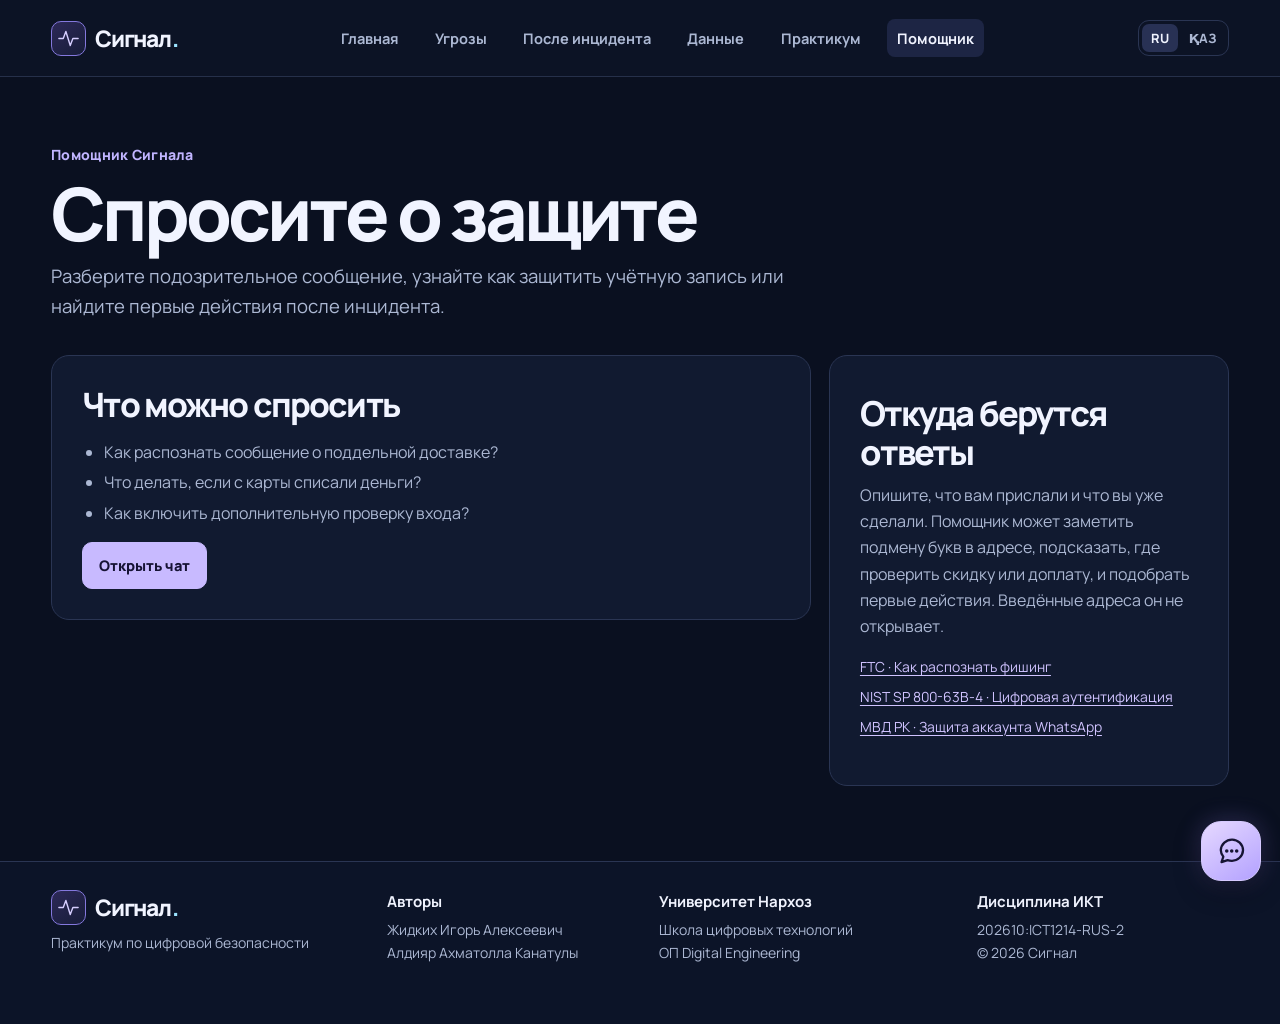
<file: assistant.html>
<!doctype html><html lang="ru"><head><meta charset="utf-8"><meta http-equiv="Content-Security-Policy" content="default-src 'self'; script-src 'self'; style-src 'self'; img-src 'self'; media-src 'self'; font-src 'self'; connect-src https://signal-narxoz-assistant.razezxc111.chatgpt.site; frame-src 'none'; object-src 'none'; base-uri 'none'; form-action 'none'"><meta name="signal-assistant-origin" content="https://signal-narxoz-assistant.razezxc111.chatgpt.site"><meta name="referrer" content="strict-origin-when-cross-origin"><meta name="viewport" content="width=device-width, initial-scale=1"><meta name="description" content="Ответы по цифровой безопасности"><link rel="alternate" hreflang="ru" href="assistant.html"><link rel="alternate" hreflang="kk" href="kk/assistant.html"><meta name="theme-color" content="#0a1020"><title>Помощник · Сигнал</title><link rel="icon" sizes="16x16 32x32 48x48 64x64" href="assets/signal-mark.ico"><link rel="icon" sizes="180x180" type="image/png" href="assets/signal-mark.png"><link rel="apple-touch-icon" href="assets/signal-mark.png"><link rel="stylesheet" href="style.css"><link rel="stylesheet" href="assets/navigation.css"><script defer src="classifier.js"></script><script defer src="content.js"></script><script defer src="language.js"></script><script defer src="app.js"></script><script defer src="official-sites.js"></script><script defer src="site-navigation.js"></script><script defer src="case-advice.js"></script><script defer src="chat.js?v=public-gemini1"></script></head><body data-page="assistant"><a class="skip" href="#main">К содержанию</a><header class="top"><div class="wrap top-inner"><a class="brand" href="index.html" aria-label="Сигнал, главная"><span class="brand-mark"><svg aria-hidden="true" viewBox="0 0 24 24" fill="none" stroke="currentColor" stroke-width="1.6" stroke-linecap="round" stroke-linejoin="round"><path d="M1 12h5l3-8 5 16 3-8h6"/></svg></span>Сигнал<span class="brand-period">.</span></a><nav aria-label="Основная навигация"><a href="index.html">Главная</a><a href="guide.html">Угрозы</a><a href="response.html">После инцидента</a><a href="data.html">Данные</a><a href="lab.html">Практикум</a><a href="assistant.html" aria-current="page">Помощник</a></nav><div class="locale-switch" role="group" aria-label="Выбор языка"><a class="locale-option" hreflang="ru" lang="ru" href="assistant.html" aria-label="Русский" aria-current="true">RU</a><a class="locale-option" hreflang="kk" lang="kk" href="kk/assistant.html" aria-label="Қазақша">ҚАЗ</a></div></div></header><main id="main"><div class="wrap page-intro"><div class="kicker">Помощник Сигнала</div><h1>Спросите о защите</h1><p>Разберите подозрительное сообщение, узнайте как защитить учётную запись или найдите первые действия после инцидента.</p></div><section class="wrap content-section"><div class="assistant-grid"><div class="panel assistant-info"><h2>Что можно спросить</h2><ul><li>Как распознать сообщение о поддельной доставке?</li><li>Что делать, если с карты списали деньги?</li><li>Как включить дополнительную проверку входа?</li></ul><button type="button" class="button primary" data-chat-open hidden aria-haspopup="dialog" aria-controls="chat-dialog" aria-expanded="false">Открыть чат</button><noscript><p>Для чата включите JavaScript. Рекомендации доступны в <a href="guide.html">справочнике</a>.</p></noscript></div><aside class="panel chat-side"><h2>Откуда берутся ответы</h2><p>Опишите, что вам прислали и что вы уже сделали. Помощник может заметить подмену букв в адресе, подсказать, где проверить скидку или доплату, и подобрать первые действия. Введённые адреса он не открывает.</p><p class="sources"><a href="https://consumer.ftc.gov/articles/how-recognize-avoid-phishing-scams">FTC · Как распознать фишинг</a><a href="https://doi.org/10.6028/NIST.SP.800-63b-4">NIST SP 800-63B-4 · Цифровая аутентификация</a><a href="https://www.gov.kz/org/qriim/press/news/details/1271299?lang=ru">МВД РК · Защита аккаунта WhatsApp</a></p></aside></div></section></main><footer class="footer"><div class="wrap footer-grid"><div><a class="brand" href="index.html" aria-label="Сигнал, главная"><span class="brand-mark"><svg aria-hidden="true" viewBox="0 0 24 24" fill="none" stroke="currentColor" stroke-width="1.6" stroke-linecap="round" stroke-linejoin="round"><path d="M1 12h5l3-8 5 16 3-8h6"/></svg></span>Сигнал<span class="brand-period">.</span></a><p>Практикум по цифровой безопасности</p></div><div><strong>Авторы</strong><p>Жидких Игорь Алексеевич<br>Алдияр Ахматолла Канатулы</p></div><div><strong>Университет Нархоз</strong><p>Школа цифровых технологий<br>ОП Digital Engineering</p></div><div><strong>Дисциплина ИКТ</strong><p>202610:ICT1214-RUS-2<br>© 2026 Сигнал</p></div></div></footer><button class="chat-launcher" type="button" data-chat-open hidden aria-label="Открыть помощника" title="Открыть помощника" aria-haspopup="dialog" aria-controls="chat-dialog" aria-expanded="false"><svg aria-hidden="true" viewBox="0 0 24 24" fill="none" stroke="currentColor" stroke-width="1.6" stroke-linecap="round" stroke-linejoin="round"><path d="M20.5 11.4a7.8 7.8 0 0 1-8 7.5 9 9 0 0 1-2.9-.5l-4.3 1.4 1.3-3.8a7.2 7.2 0 0 1-1.8-4.6 7.9 7.9 0 0 1 8-7.5 7.8 7.8 0 0 1 7.7 7.5Z"/><path d="M9 12h.01m3.5 0h.01m3.5 0h.01" stroke-width="2.5"/></svg></button><dialog class="chat-dialog" id="chat-dialog" aria-labelledby="chat-title"><div class="chat"><header class="chat-header"><div class="brand-mark"><svg aria-hidden="true" viewBox="0 0 24 24" fill="none" stroke="currentColor" stroke-width="1.6" stroke-linecap="round" stroke-linejoin="round"><path d="M1 12h5l3-8 5 16 3-8h6"/></svg></div><div><strong id="chat-title">Помощник Сигнала</strong><span id="mode">Режим справочника</span></div><button class="chip" id="reset-chat" type="button">Очистить</button><button class="icon-button chat-resize" type="button" aria-label="Развернуть окно чата" title="Развернуть окно чата"><svg aria-hidden="true" viewBox="0 0 24 24" fill="none" stroke="currentColor" stroke-width="1.6" stroke-linecap="round" stroke-linejoin="round"><path d="M14 4h6v6m0-6-7 7M10 20H4v-6m0 6 7-7"/></svg><svg aria-hidden="true" viewBox="0 0 24 24" fill="none" stroke="currentColor" stroke-width="1.6" stroke-linecap="round" stroke-linejoin="round"><path d="M20 4l-7 7m0-6v6h6M4 20l7-7m0 6v-6H5"/></svg></button><button class="icon-button chat-close" type="button" data-chat-close aria-label="Закрыть чат"><svg aria-hidden="true" viewBox="0 0 24 24" fill="none" stroke="currentColor" stroke-width="1.6" stroke-linecap="round" stroke-linejoin="round"><path d="m6 6 12 12M6 18 18 6"/></svg></button></header><div class="messages" id="messages" role="log" aria-label="Диалог" aria-live="polite" tabindex="0"></div><div class="quick" aria-label="Примеры вопросов"><button class="chip" type="button">Как распознать фишинг?</button><button class="chip" type="button">Что такое 2FA?</button><button class="chip" type="button">Что делать, если списали деньги?</button></div><form id="chat-form"><label class="visually-hidden" for="question">Ваш вопрос</label><input id="question" placeholder="Напишите вопрос…" autocomplete="off" maxlength="1200" required><button class="send primary" aria-label="Отправить вопрос" type="submit"><svg aria-hidden="true" viewBox="0 0 24 24" fill="none" stroke="currentColor" stroke-width="1.6" stroke-linecap="round" stroke-linejoin="round"><path d="M12 19V5M6 11l6-6 6 6"/></svg></button></form><p class="chat-note">Не вводите пароли, коды и личные данные. <a class="about-chat" href="assistant.html">О помощнике</a></p></div></dialog></body></html>
</file>
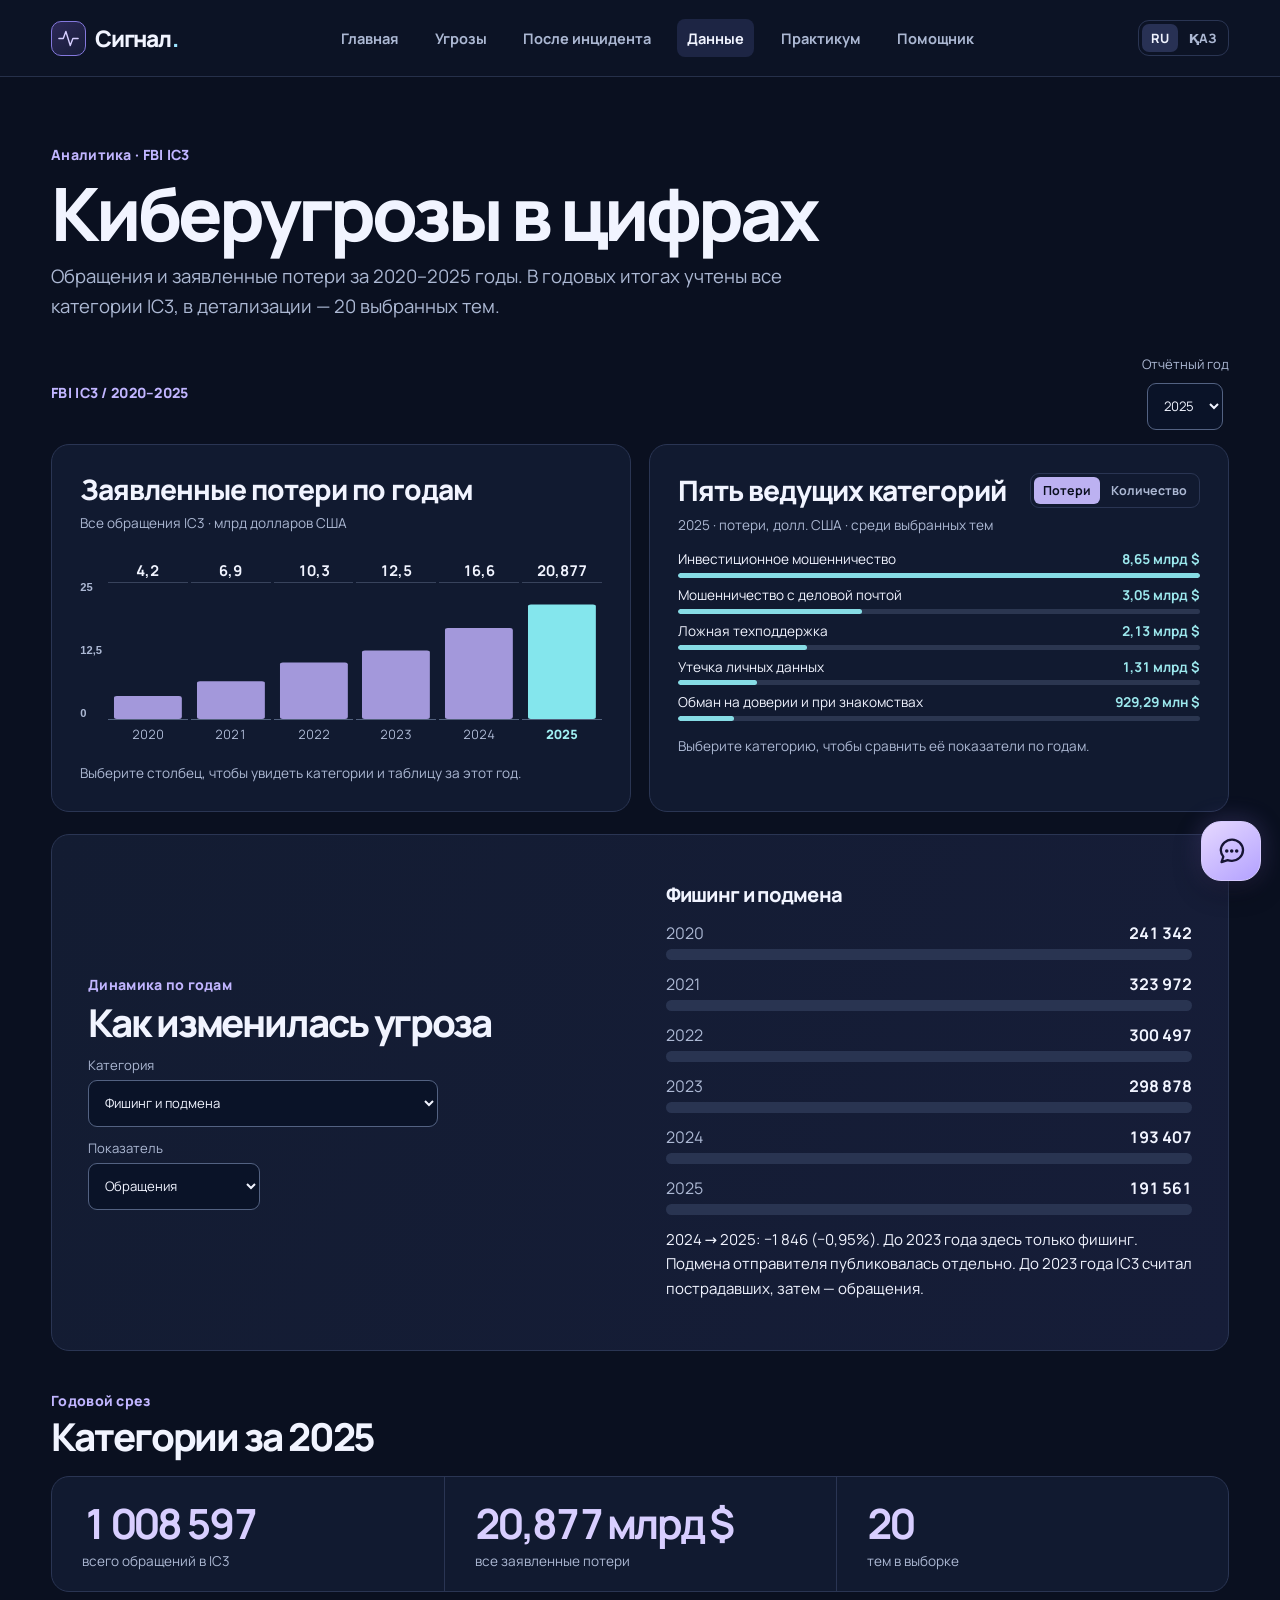
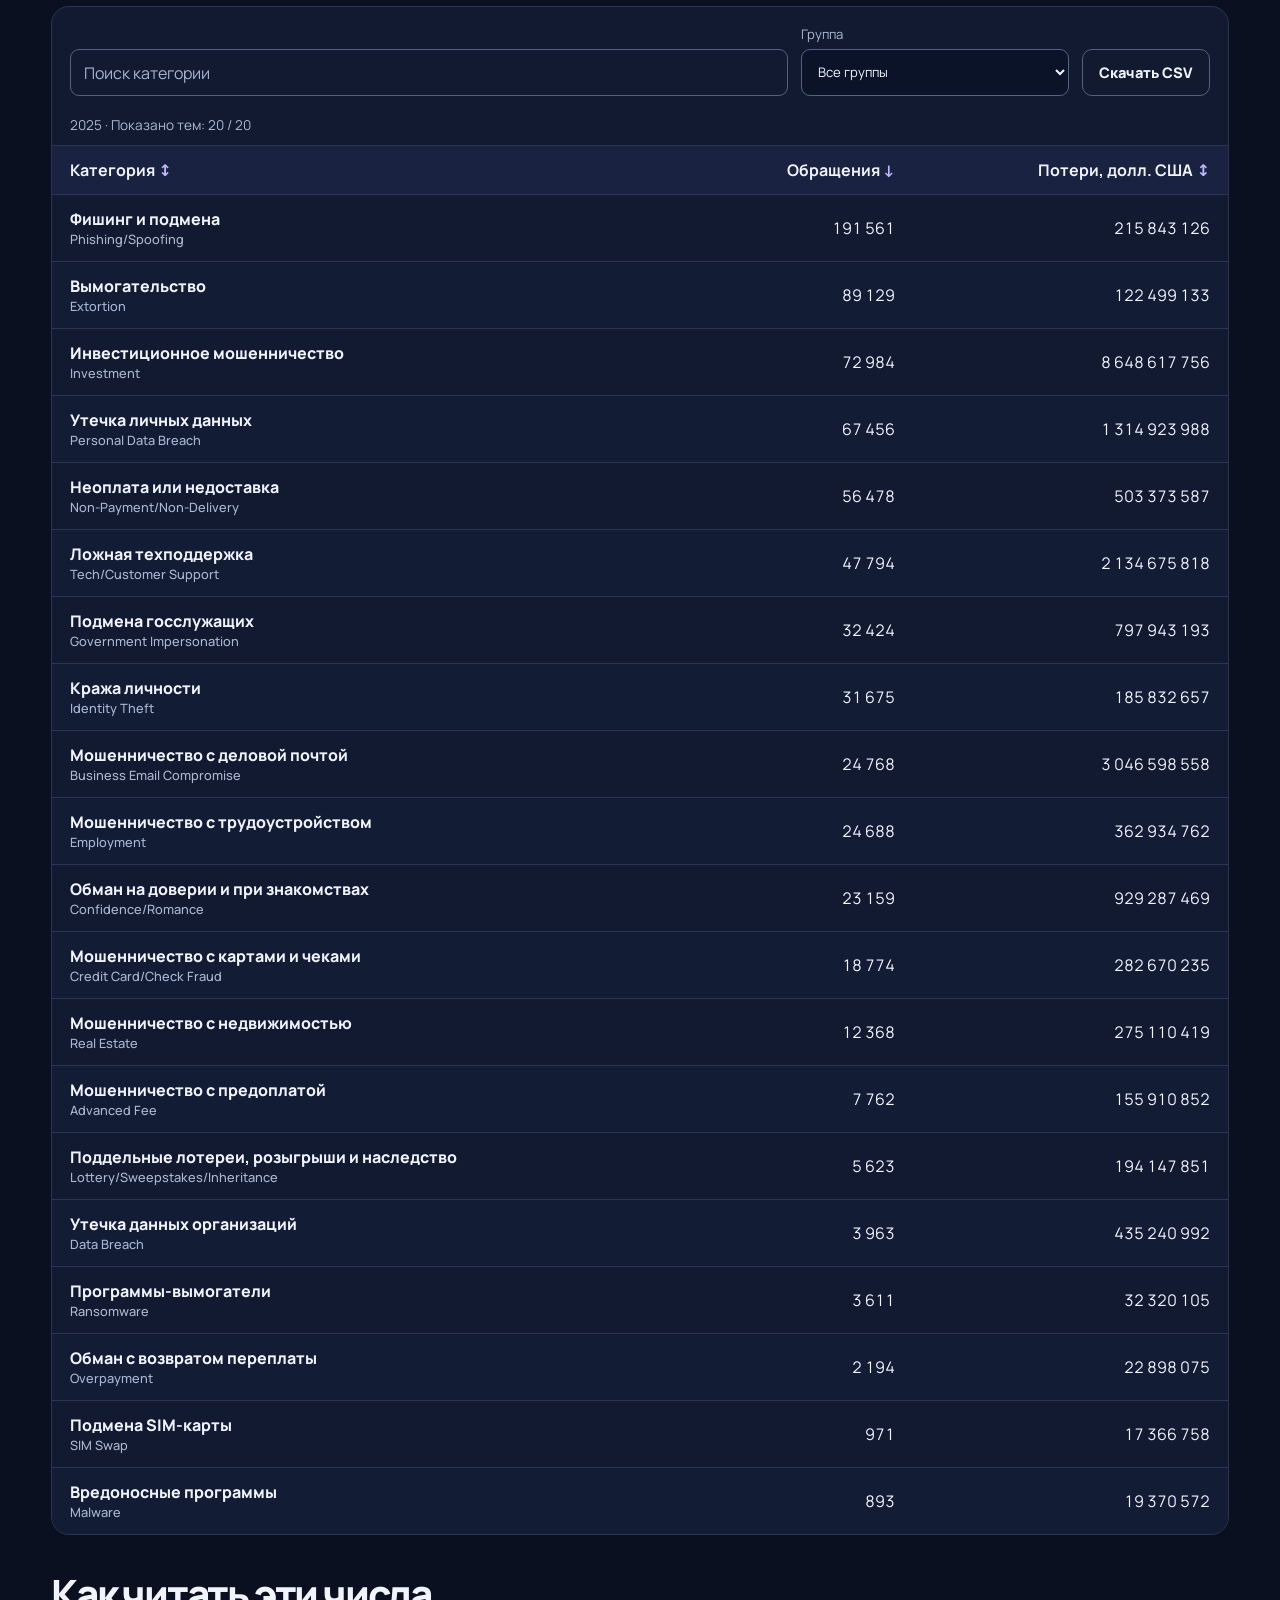
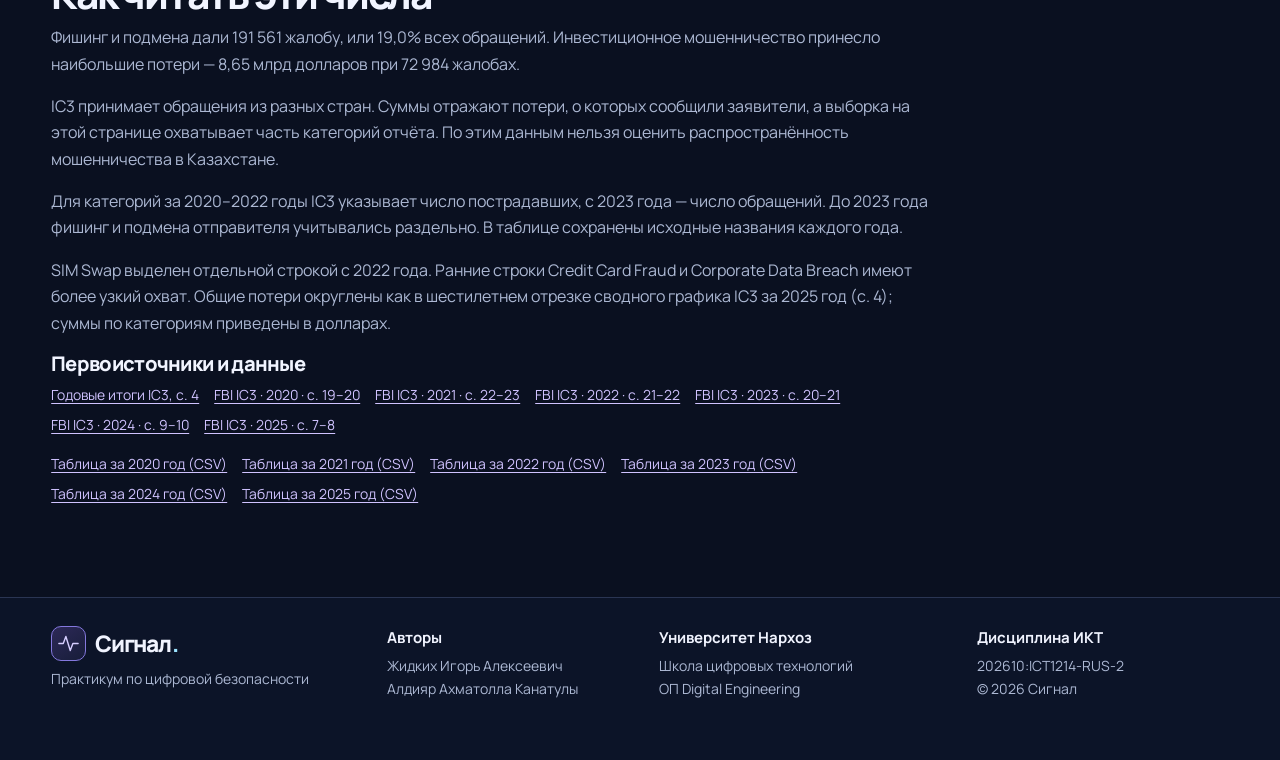
<file: data.html>
<!doctype html><html lang="ru"><head><meta charset="utf-8"><meta http-equiv="Content-Security-Policy" content="default-src 'self'; script-src 'self'; style-src 'self'; img-src 'self'; media-src 'self'; font-src 'self'; connect-src https://signal-narxoz-assistant.razezxc111.chatgpt.site; frame-src 'none'; object-src 'none'; base-uri 'none'; form-action 'none'"><meta name="signal-assistant-origin" content="https://signal-narxoz-assistant.razezxc111.chatgpt.site"><meta name="referrer" content="strict-origin-when-cross-origin"><meta name="viewport" content="width=device-width, initial-scale=1"><meta name="description" content="Статистика обращений IC3"><link rel="alternate" hreflang="ru" href="data.html"><link rel="alternate" hreflang="kk" href="kk/data.html"><meta name="theme-color" content="#0a1020"><title>Данные · Сигнал</title><link rel="icon" sizes="16x16 32x32 48x48 64x64" href="assets/signal-mark.ico"><link rel="icon" sizes="180x180" type="image/png" href="assets/signal-mark.png"><link rel="apple-touch-icon" href="assets/signal-mark.png"><link rel="stylesheet" href="style.css"><link rel="stylesheet" href="assets/navigation.css"><script defer src="classifier.js"></script><script defer src="content.js"></script><script defer src="language.js"></script><script defer src="app.js"></script><script defer src="official-sites.js"></script><script defer src="site-navigation.js"></script><script defer src="case-advice.js"></script><script defer src="chat.js?v=public-gemini1"></script><script defer src="research.js"></script><script defer src="analytics.js"></script></head><body data-page="data"><a class="skip" href="#main">К содержанию</a><header class="top"><div class="wrap top-inner"><a class="brand" href="index.html" aria-label="Сигнал, главная"><span class="brand-mark"><svg aria-hidden="true" viewBox="0 0 24 24" fill="none" stroke="currentColor" stroke-width="1.6" stroke-linecap="round" stroke-linejoin="round"><path d="M1 12h5l3-8 5 16 3-8h6"/></svg></span>Сигнал<span class="brand-period">.</span></a><nav aria-label="Основная навигация"><a href="index.html">Главная</a><a href="guide.html">Угрозы</a><a href="response.html">После инцидента</a><a href="data.html" aria-current="page">Данные</a><a href="lab.html">Практикум</a><a href="assistant.html">Помощник</a></nav><div class="locale-switch" role="group" aria-label="Выбор языка"><a class="locale-option" hreflang="ru" lang="ru" href="data.html" aria-label="Русский" aria-current="true">RU</a><a class="locale-option" hreflang="kk" lang="kk" href="kk/data.html" aria-label="Қазақша">ҚАЗ</a></div></div></header><main id="main"><div class="wrap page-intro"><div class="kicker">Аналитика · FBI IC3</div><h1>Киберугрозы в цифрах</h1><p>Обращения и заявленные потери за 2020–2025 годы. В годовых итогах учтены все категории IC3, в детализации — 20 выбранных тем.</p></div><section class="wrap content-section analytics"><div class="report-tools"><div class="kicker">FBI IC3 / 2020–2025</div><label class="select-label">Отчётный год<select id="data-year"><option value="2025">2025</option><option value="2024">2024</option><option value="2023">2023</option><option value="2022">2022</option><option value="2021">2021</option><option value="2020">2020</option></select></label></div><div class="figure-grid" id="loss-charts"><section class="figure-card"><h2>Заявленные потери по годам</h2><p class="figure-unit">Все обращения IC3 · млрд долларов США</p><div class="trend-plot"><div class="trend-axis" aria-hidden="true"><span>25</span><span>12,5</span><span>0</span></div><div class="trend-series"><button type="button" class="trend-year" data-chart-year="2020" aria-pressed="false" aria-label="2020 · 4,2 млрд долл. США"><strong>4,2</strong><svg viewBox="0 0 40 100" preserveAspectRatio="none" aria-hidden="true"><rect x="3" y="83.2" width="34" height="16.8" rx="1.4"/></svg><span>2020</span></button><button type="button" class="trend-year" data-chart-year="2021" aria-pressed="false" aria-label="2021 · 6,9 млрд долл. США"><strong>6,9</strong><svg viewBox="0 0 40 100" preserveAspectRatio="none" aria-hidden="true"><rect x="3" y="72.4" width="34" height="27.6" rx="1.4"/></svg><span>2021</span></button><button type="button" class="trend-year" data-chart-year="2022" aria-pressed="false" aria-label="2022 · 10,3 млрд долл. США"><strong>10,3</strong><svg viewBox="0 0 40 100" preserveAspectRatio="none" aria-hidden="true"><rect x="3" y="58.8" width="34" height="41.2" rx="1.4"/></svg><span>2022</span></button><button type="button" class="trend-year" data-chart-year="2023" aria-pressed="false" aria-label="2023 · 12,5 млрд долл. США"><strong>12,5</strong><svg viewBox="0 0 40 100" preserveAspectRatio="none" aria-hidden="true"><rect x="3" y="50" width="34" height="50" rx="1.4"/></svg><span>2023</span></button><button type="button" class="trend-year" data-chart-year="2024" aria-pressed="false" aria-label="2024 · 16,6 млрд долл. США"><strong>16,6</strong><svg viewBox="0 0 40 100" preserveAspectRatio="none" aria-hidden="true"><rect x="3" y="33.599999999999994" width="34" height="66.4" rx="1.4"/></svg><span>2024</span></button><button type="button" class="trend-year" data-chart-year="2025" aria-pressed="true" aria-label="2025 · 20,877 млрд долл. США"><strong>20,877</strong><svg viewBox="0 0 40 100" preserveAspectRatio="none" aria-hidden="true"><rect x="3" y="16.492000000000004" width="34" height="83.508" rx="1.4"/></svg><span>2025</span></button></div></div><p class="figure-foot">Выберите столбец, чтобы увидеть категории и таблицу за этот год.</p></section><section class="figure-card" aria-labelledby="ranking-title"><div class="rank-top"><h2 id="ranking-title">Пять ведущих категорий</h2><div class="rank-control" role="group" aria-label="Показатель рейтинга"><button type="button" data-rank="loss" aria-pressed="true">Потери</button><button type="button" data-rank="complaints" aria-pressed="false">Количество</button></div></div><p class="figure-unit" id="rank-unit" aria-live="polite"></p><div class="rank-list" id="rank-list"></div><p class="figure-foot">Выберите категорию, чтобы сравнить её показатели по годам.</p></section></div><div class="compare-panel panel" id="category-compare"><div class="compare-settings"><div class="kicker">Динамика по годам</div><h2 tabindex="-1" id="category-title">Как изменилась угроза</h2><div class="metric-fields"><label class="select-label">Категория<select id="compare-type"><option value="phishing">Фишинг и подмена</option><option value="extortion">Вымогательство</option><option value="personal-data">Утечка личных данных</option><option value="non-delivery">Неоплата или недоставка</option><option value="investment">Инвестиционное мошенничество</option><option value="tech-support">Ложная техподдержка</option><option value="government">Подмена госслужащих</option><option value="sim-swap">Подмена SIM-карты</option><option value="business-email">Мошенничество с деловой почтой</option><option value="identity-theft">Кража личности</option><option value="employment">Мошенничество с трудоустройством</option><option value="romance">Обман на доверии и при знакомствах</option><option value="card-check">Мошенничество с картами и чеками</option><option value="advance-fee">Мошенничество с предоплатой</option><option value="lottery">Поддельные лотереи, розыгрыши и наследство</option><option value="overpayment">Обман с возвратом переплаты</option><option value="malware">Вредоносные программы</option><option value="ransomware">Программы-вымогатели</option><option value="real-estate">Мошенничество с недвижимостью</option><option value="data-breach">Утечка данных организаций</option></select></label><label class="select-label">Показатель<select id="compare-metric"><option value="complaints">Обращения</option><option value="loss">Заявленные потери</option></select></label></div></div><div class="compare-output" aria-live="polite"><h3 id="compare-heading">Фишинг и подмена</h3><div id="compare-bars"></div><p id="compare-delta"></p></div></div><section class="data-records" aria-labelledby="records-title"><div class="data-heading"><div><div class="kicker">Годовой срез</div><h2 id="records-title">Категории за <span id="table-year">2025</span></h2></div></div><div class="data-highlights" aria-live="polite"><div><strong id="total-count">1 008 597</strong><span>всего обращений в IC3</span></div><div><strong id="total-loss">20,877 млрд $</strong><span>все заявленные потери</span></div><div><strong>20</strong><span>тем в выборке</span></div></div><div class="table-card"><div class="tools"><label class="search"><input id="query" type="search" placeholder="Поиск категории" aria-label="Поиск категории"></label><label class="select-label">Группа<select id="data-group"><option value="all">Все группы</option><option value="messages">Сообщения и звонки</option><option value="accounts">Аккаунты и данные</option><option value="fraud">Мошенничество и вымогательство</option><option value="devices">Устройства и программы</option></select></label><button class="button ghost" id="export" type="button">Скачать CSV</button></div><p class="table-status" id="table-status" aria-live="polite"></p><div class="table-wrap" tabindex="0" role="region" aria-label="Таблица категорий"><table><caption class="visually-hidden">Категории обращений и заявленные потери FBI IC3</caption><thead><tr><th scope="col" data-head="label"><button data-sort="label"><b class="sort-label">Категория</b> <span aria-hidden="true"></span></button></th><th scope="col" data-head="complaints"><button data-sort="complaints"><b class="sort-label">Обращения</b> <span aria-hidden="true"></span></button></th><th scope="col" data-head="loss"><button data-sort="loss"><b class="sort-label">Потери, долл. США</b> <span aria-hidden="true"></span></button></th></tr></thead><tbody id="data-rows"></tbody></table></div><noscript>Полные таблицы доступны ниже в формате CSV.</noscript></div></section><article class="analysis-block"><h2>Как читать эти числа</h2><p id="year-insight"></p><p>IC3 принимает обращения из разных стран. Суммы отражают потери, о которых сообщили заявители, а выборка на этой странице охватывает часть категорий отчёта. По этим данным нельзя оценить распространённость мошенничества в Казахстане.</p><p>Для категорий за 2020–2022 годы IC3 указывает число пострадавших, с 2023 года — число обращений. До 2023 года фишинг и подмена отправителя учитывались раздельно. В таблице сохранены исходные названия каждого года.</p><p>SIM Swap выделен отдельной строкой с 2022 года. Ранние строки Credit Card Fraud и Corporate Data Breach имеют более узкий охват. Общие потери округлены как в шестилетнем отрезке сводного графика IC3 за 2025 год (с. 4); суммы по категориям приведены в долларах.</p><h3>Первоисточники и данные</h3><p class="sources"><a href="https://www.ic3.gov/AnnualReport/Reports/2025_IC3Report.pdf#page=4">Годовые итоги IC3, с. 4</a><a href="https://www.ic3.gov/AnnualReport/Reports/2020_IC3Report.pdf#page=19">FBI IC3 · 2020 · с. 19–20</a><a href="https://www.ic3.gov/AnnualReport/Reports/2021_IC3Report.pdf#page=22">FBI IC3 · 2021 · с. 22–23</a><a href="https://www.ic3.gov/AnnualReport/Reports/2022_IC3Report.pdf#page=21">FBI IC3 · 2022 · с. 21–22</a><a href="https://www.ic3.gov/AnnualReport/Reports/2023_IC3Report.pdf#page=20">FBI IC3 · 2023 · с. 20–21</a><a href="https://www.ic3.gov/AnnualReport/Reports/2024_IC3Report.pdf#page=9">FBI IC3 · 2024 · с. 9–10</a><a href="https://www.ic3.gov/AnnualReport/Reports/2025_IC3Report.pdf#page=7">FBI IC3 · 2025 · с. 7–8</a></p><p class="sources"><a download href="assets/ic3-2020.csv">Таблица за 2020 год (CSV)</a><a download href="assets/ic3-2021.csv">Таблица за 2021 год (CSV)</a><a download href="assets/ic3-2022.csv">Таблица за 2022 год (CSV)</a><a download href="assets/ic3-2023.csv">Таблица за 2023 год (CSV)</a><a download href="assets/ic3-2024.csv">Таблица за 2024 год (CSV)</a><a download href="assets/ic3-2025.csv">Таблица за 2025 год (CSV)</a></p></article></section></main><footer class="footer"><div class="wrap footer-grid"><div><a class="brand" href="index.html" aria-label="Сигнал, главная"><span class="brand-mark"><svg aria-hidden="true" viewBox="0 0 24 24" fill="none" stroke="currentColor" stroke-width="1.6" stroke-linecap="round" stroke-linejoin="round"><path d="M1 12h5l3-8 5 16 3-8h6"/></svg></span>Сигнал<span class="brand-period">.</span></a><p>Практикум по цифровой безопасности</p></div><div><strong>Авторы</strong><p>Жидких Игорь Алексеевич<br>Алдияр Ахматолла Канатулы</p></div><div><strong>Университет Нархоз</strong><p>Школа цифровых технологий<br>ОП Digital Engineering</p></div><div><strong>Дисциплина ИКТ</strong><p>202610:ICT1214-RUS-2<br>© 2026 Сигнал</p></div></div></footer><button class="chat-launcher" type="button" data-chat-open hidden aria-label="Открыть помощника" title="Открыть помощника" aria-haspopup="dialog" aria-controls="chat-dialog" aria-expanded="false"><svg aria-hidden="true" viewBox="0 0 24 24" fill="none" stroke="currentColor" stroke-width="1.6" stroke-linecap="round" stroke-linejoin="round"><path d="M20.5 11.4a7.8 7.8 0 0 1-8 7.5 9 9 0 0 1-2.9-.5l-4.3 1.4 1.3-3.8a7.2 7.2 0 0 1-1.8-4.6 7.9 7.9 0 0 1 8-7.5 7.8 7.8 0 0 1 7.7 7.5Z"/><path d="M9 12h.01m3.5 0h.01m3.5 0h.01" stroke-width="2.5"/></svg></button><dialog class="chat-dialog" id="chat-dialog" aria-labelledby="chat-title"><div class="chat"><header class="chat-header"><div class="brand-mark"><svg aria-hidden="true" viewBox="0 0 24 24" fill="none" stroke="currentColor" stroke-width="1.6" stroke-linecap="round" stroke-linejoin="round"><path d="M1 12h5l3-8 5 16 3-8h6"/></svg></div><div><strong id="chat-title">Помощник Сигнала</strong><span id="mode">Режим справочника</span></div><button class="chip" id="reset-chat" type="button">Очистить</button><button class="icon-button chat-resize" type="button" aria-label="Развернуть окно чата" title="Развернуть окно чата"><svg aria-hidden="true" viewBox="0 0 24 24" fill="none" stroke="currentColor" stroke-width="1.6" stroke-linecap="round" stroke-linejoin="round"><path d="M14 4h6v6m0-6-7 7M10 20H4v-6m0 6 7-7"/></svg><svg aria-hidden="true" viewBox="0 0 24 24" fill="none" stroke="currentColor" stroke-width="1.6" stroke-linecap="round" stroke-linejoin="round"><path d="M20 4l-7 7m0-6v6h6M4 20l7-7m0 6v-6H5"/></svg></button><button class="icon-button chat-close" type="button" data-chat-close aria-label="Закрыть чат"><svg aria-hidden="true" viewBox="0 0 24 24" fill="none" stroke="currentColor" stroke-width="1.6" stroke-linecap="round" stroke-linejoin="round"><path d="m6 6 12 12M6 18 18 6"/></svg></button></header><div class="messages" id="messages" role="log" aria-label="Диалог" aria-live="polite" tabindex="0"></div><div class="quick" aria-label="Примеры вопросов"><button class="chip" type="button">Как распознать фишинг?</button><button class="chip" type="button">Что такое 2FA?</button><button class="chip" type="button">Что делать, если списали деньги?</button></div><form id="chat-form"><label class="visually-hidden" for="question">Ваш вопрос</label><input id="question" placeholder="Напишите вопрос…" autocomplete="off" maxlength="1200" required><button class="send primary" aria-label="Отправить вопрос" type="submit"><svg aria-hidden="true" viewBox="0 0 24 24" fill="none" stroke="currentColor" stroke-width="1.6" stroke-linecap="round" stroke-linejoin="round"><path d="M12 19V5M6 11l6-6 6 6"/></svg></button></form><p class="chat-note">Не вводите пароли, коды и личные данные. <a class="about-chat" href="assistant.html">О помощнике</a></p></div></dialog></body></html>
</file>
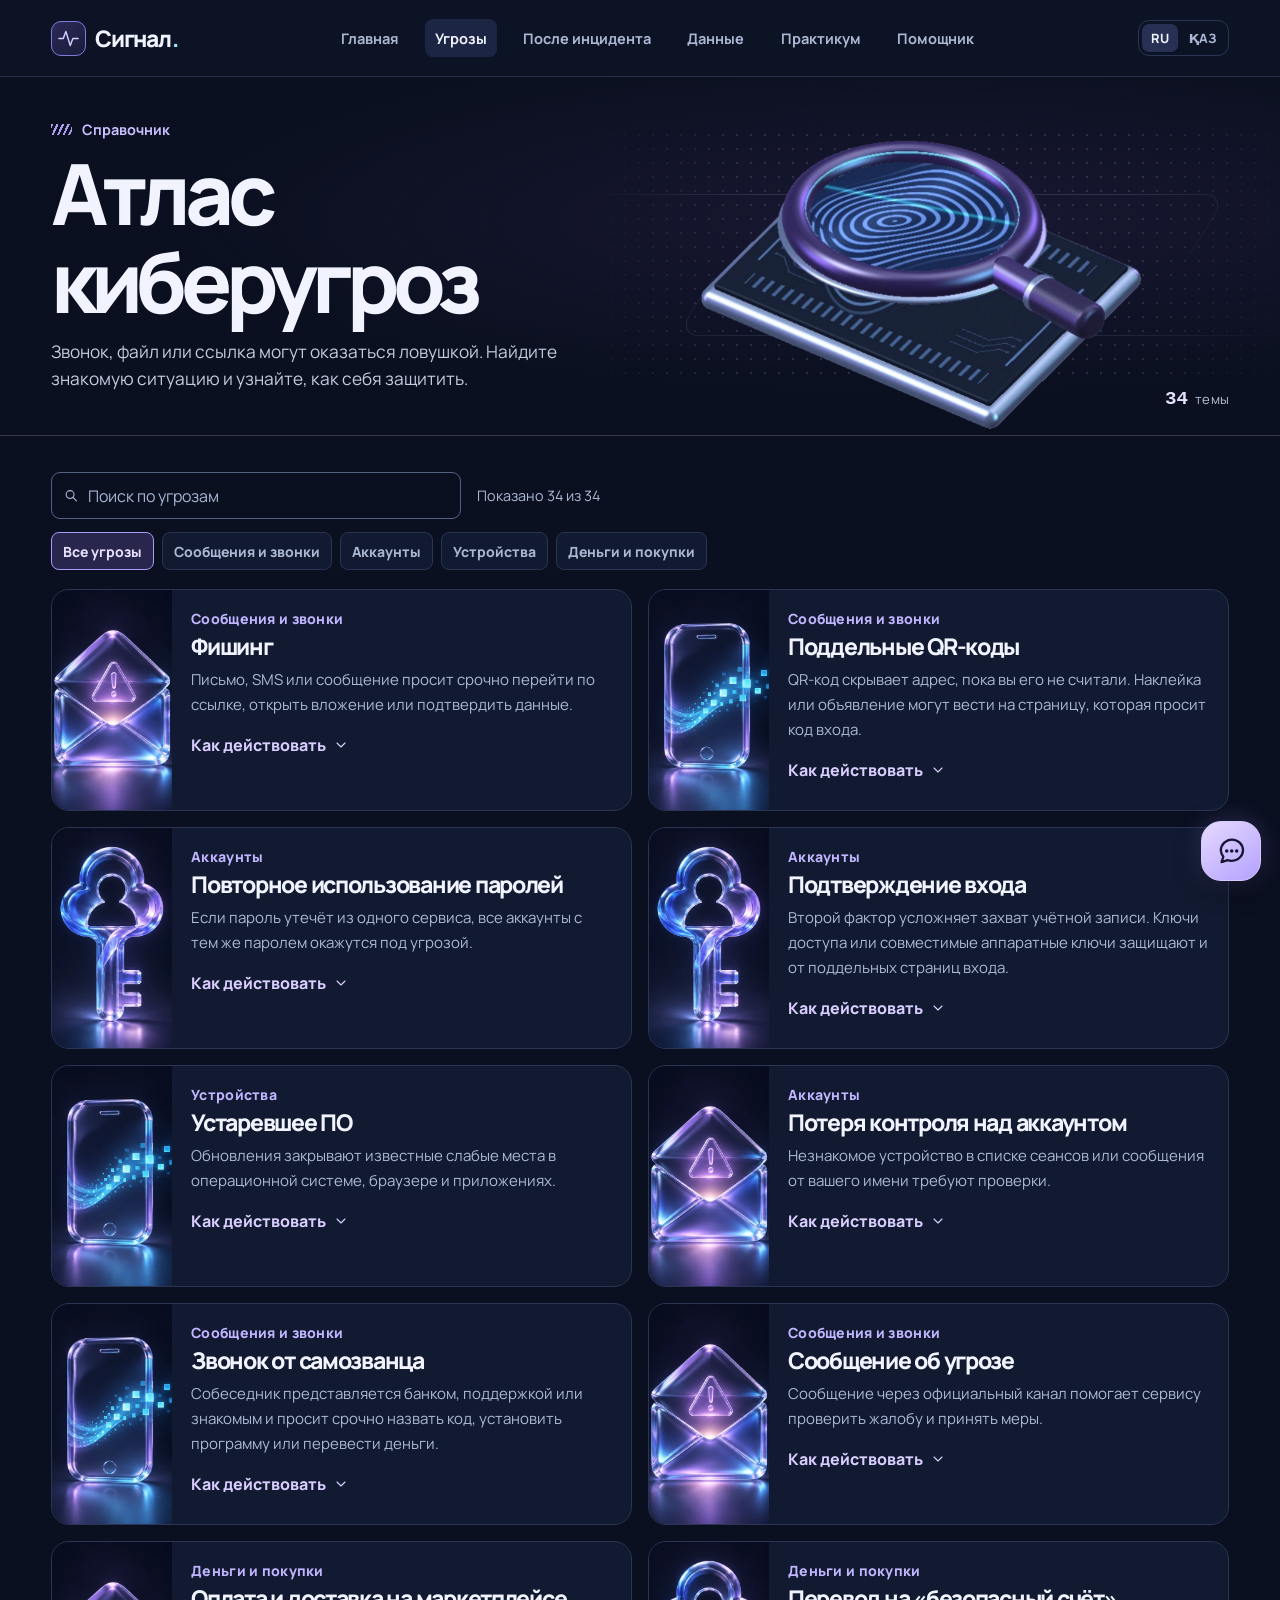
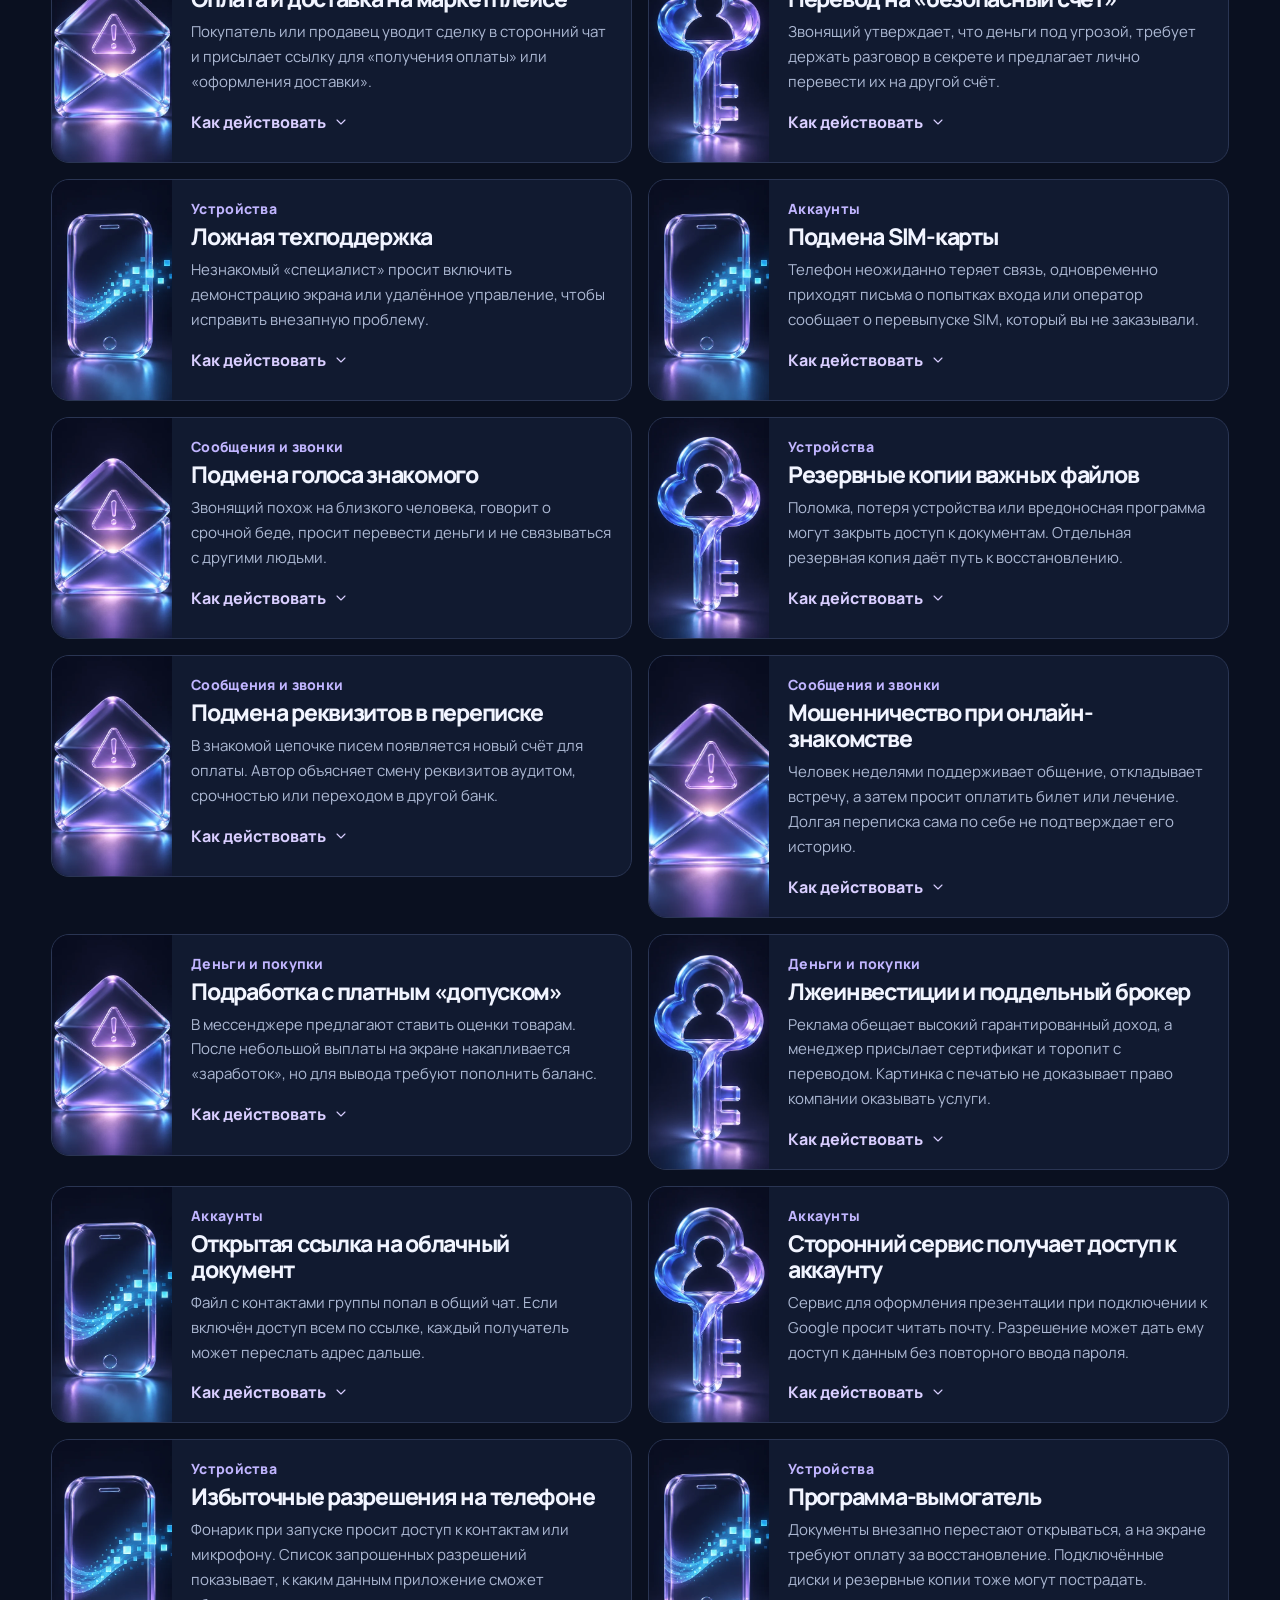
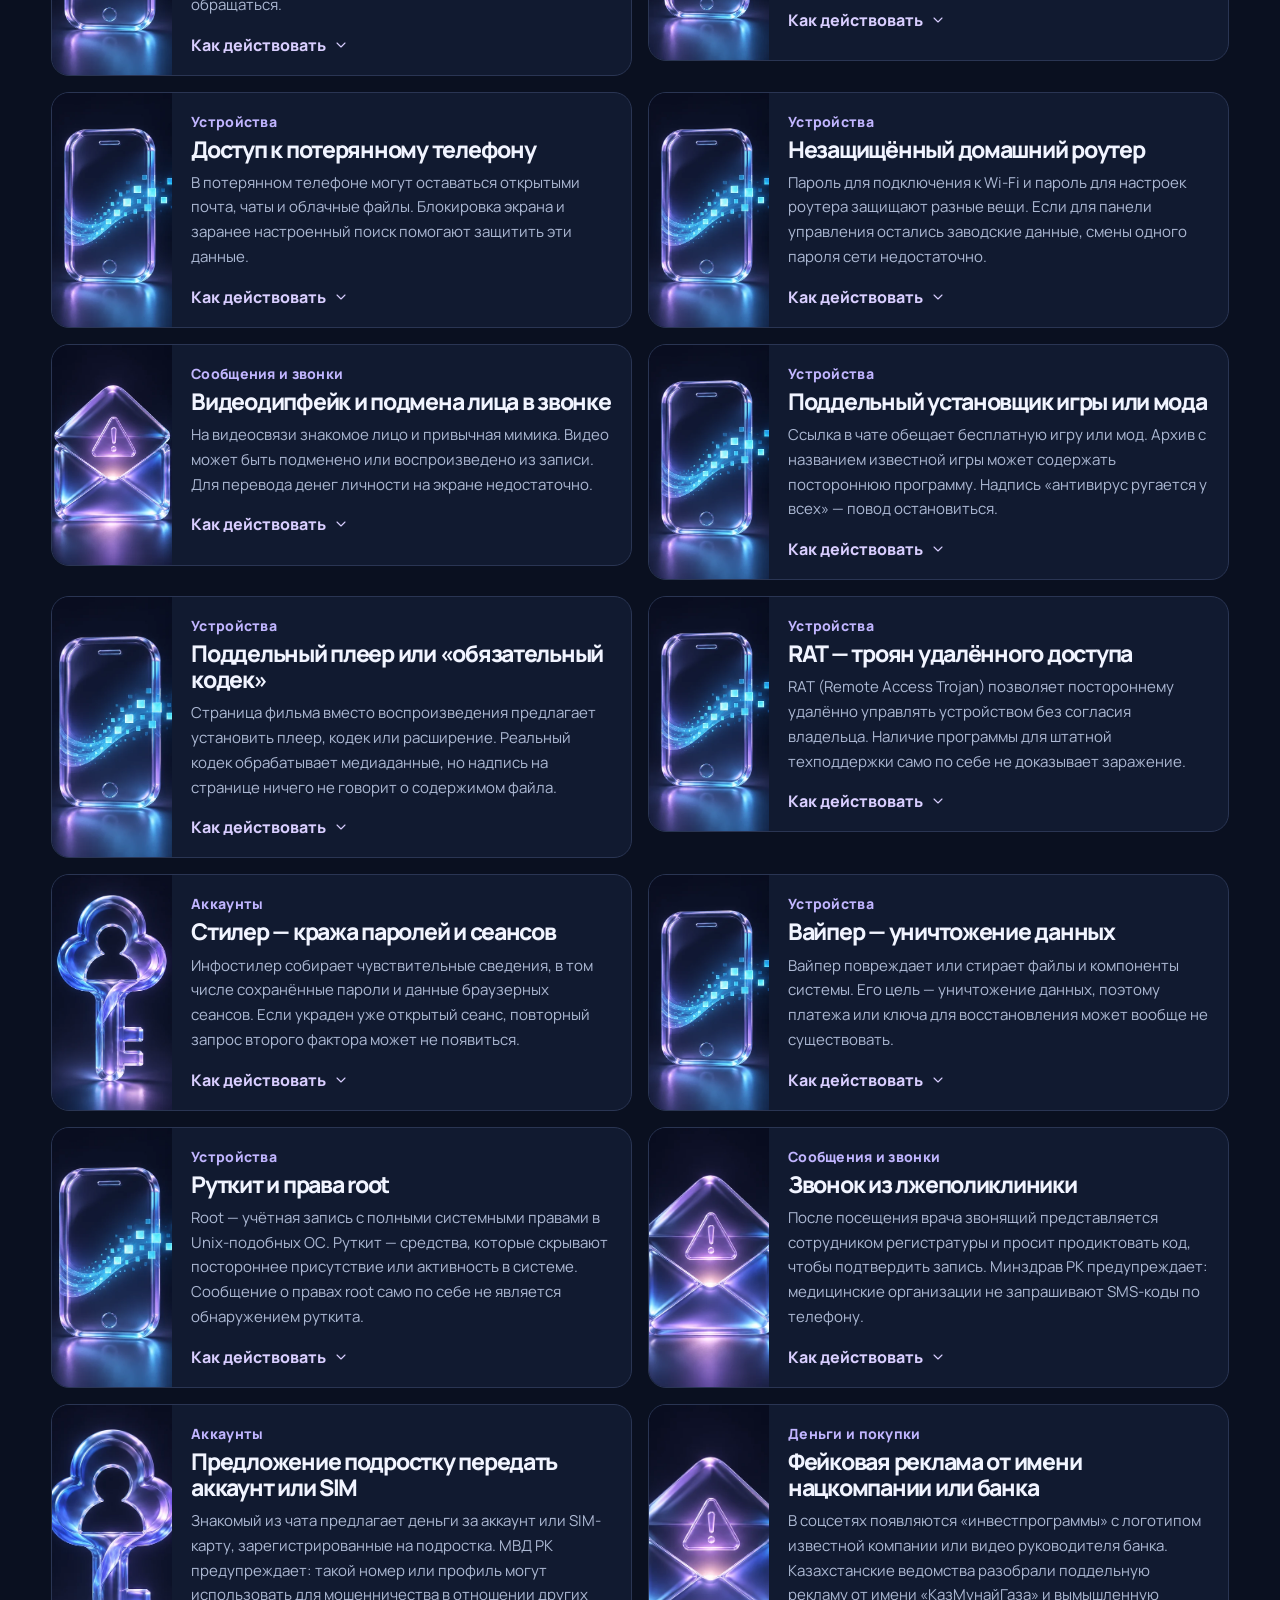
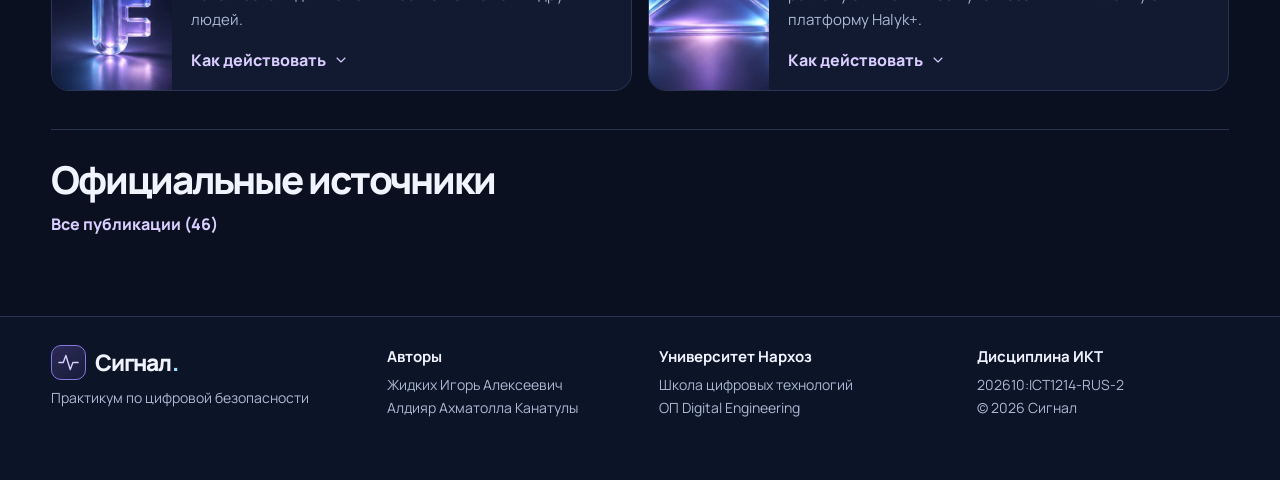
<file: guide.html>
<!doctype html><html lang="ru"><head><meta charset="utf-8"><meta http-equiv="Content-Security-Policy" content="default-src 'self'; script-src 'self'; style-src 'self'; img-src 'self'; media-src 'self'; font-src 'self'; connect-src https://signal-narxoz-assistant.razezxc111.chatgpt.site; frame-src 'none'; object-src 'none'; base-uri 'none'; form-action 'none'"><meta name="signal-assistant-origin" content="https://signal-narxoz-assistant.razezxc111.chatgpt.site"><meta name="referrer" content="strict-origin-when-cross-origin"><meta name="viewport" content="width=device-width, initial-scale=1"><meta name="description" content="Как распознать киберугрозу"><link rel="alternate" hreflang="ru" href="guide.html"><link rel="alternate" hreflang="kk" href="kk/guide.html"><meta name="theme-color" content="#0a1020"><title>Угрозы · Сигнал</title><link rel="icon" sizes="16x16 32x32 48x48 64x64" href="assets/signal-mark.ico"><link rel="icon" sizes="180x180" type="image/png" href="assets/signal-mark.png"><link rel="apple-touch-icon" href="assets/signal-mark.png"><link rel="stylesheet" href="style.css"><link rel="stylesheet" href="assets/navigation.css"><script defer src="classifier.js"></script><script defer src="content.js"></script><script defer src="language.js"></script><script defer src="app.js"></script><script defer src="official-sites.js"></script><script defer src="site-navigation.js"></script><script defer src="case-advice.js"></script><script defer src="chat.js?v=public-gemini1"></script><script defer src="motion.js"></script></head><body data-page="guide"><a class="skip" href="#main">К содержанию</a><header class="top"><div class="wrap top-inner"><a class="brand" href="index.html" aria-label="Сигнал, главная"><span class="brand-mark"><svg aria-hidden="true" viewBox="0 0 24 24" fill="none" stroke="currentColor" stroke-width="1.6" stroke-linecap="round" stroke-linejoin="round"><path d="M1 12h5l3-8 5 16 3-8h6"/></svg></span>Сигнал<span class="brand-period">.</span></a><nav aria-label="Основная навигация"><a href="index.html">Главная</a><a href="guide.html" aria-current="page">Угрозы</a><a href="response.html">После инцидента</a><a href="data.html">Данные</a><a href="lab.html">Практикум</a><a href="assistant.html">Помощник</a></nav><div class="locale-switch" role="group" aria-label="Выбор языка"><a class="locale-option" hreflang="ru" lang="ru" href="guide.html" aria-label="Русский" aria-current="true">RU</a><a class="locale-option" hreflang="kk" lang="kk" href="kk/guide.html" aria-label="Қазақша">ҚАЗ</a></div></div></header><main id="main"><section class="chapter chapter-guide" aria-labelledby="chapter-title"><div class="wrap chapter-layout"><div class="chapter-copy"><div class="chapter-label"><span aria-hidden="true"></span>Справочник</div><h1 id="chapter-title"><span class="word-mask"><span>Атлас</span></span> <span class="word-mask"><span>киберугроз</span></span></h1><p>Звонок, файл или ссылка могут оказаться ловушкой. Найдите знакомую ситуацию и узнайте, как себя защитить.</p></div><div class="chapter-instrument"><div class="instrument-lines" aria-hidden="true"><i></i><i></i></div><div class="instrument-image" aria-hidden="true"><img src="assets/guide-loupe.webp" width="820" height="480" alt=""></div><div class="instrument-count"><b>34</b> темы</div></div></div></section><section class="wrap content-section"><div class="catalog-tools"><label class="search"><svg aria-hidden="true" viewBox="0 0 24 24" fill="none" stroke="currentColor" stroke-width="1.6" stroke-linecap="round" stroke-linejoin="round"><circle cx="10" cy="10" r="5.5"/><path d="m14 14 5 5"/></svg><input type="search" id="guide-query" placeholder="Поиск по угрозам" aria-label="Поиск по угрозам"></label><p id="guide-status" aria-live="polite"></p></div><div class="filters" aria-label="Фильтр по типу"><button class="chip" data-filter="all" aria-pressed="true">Все угрозы</button><button class="chip" data-filter="messages" aria-pressed="false">Сообщения и звонки</button><button class="chip" data-filter="accounts" aria-pressed="false">Аккаунты</button><button class="chip" data-filter="devices" aria-pressed="false">Устройства</button><button class="chip" data-filter="money" aria-pressed="false">Деньги и покупки</button></div><div class="guide-grid"><article class="guide-item" id="phishing" data-group="messages"><img src="assets/mail.webp" alt="" loading="lazy" width="510" height="700"><div><span class="kicker">Сообщения и звонки</span><h2>Фишинг</h2><p>Письмо, SMS или сообщение просит срочно перейти по ссылке, открыть вложение или подтвердить данные.</p><details><summary>Как действовать <svg aria-hidden="true" viewBox="0 0 24 24" fill="none" stroke="currentColor" stroke-width="1.6" stroke-linecap="round" stroke-linejoin="round"><path d="m6 9 6 6 6-6"/></svg></summary><ol><li>Прервите действие и проверьте, ждали ли вы сообщение.</li><li>Откройте сервис привычным способом и проверьте запрос в личном кабинете.</li><li>Отметьте подозрительное сообщение в почте или мессенджере.</li></ol><p class="sources"><a href="https://consumer.ftc.gov/articles/how-recognize-avoid-phishing-scams">FTC · Как распознать фишинг</a><a href="https://www.gov.kz/org/qriim/press/news/details/1271299?lang=ru">МВД РК · Защита аккаунта WhatsApp</a></p><a class="text-link" href="lab.html#practice-topic-phishing">Практика по теме</a></details></div></article><article class="guide-item" id="qr" data-group="messages"><img src="assets/device.webp" alt="" loading="lazy" width="510" height="700"><div><span class="kicker">Сообщения и звонки</span><h2>Поддельные QR-коды</h2><p>QR-код скрывает адрес, пока вы его не считали. Наклейка или объявление могут вести на страницу, которая просит код входа.</p><details><summary>Как действовать <svg aria-hidden="true" viewBox="0 0 24 24" fill="none" stroke="currentColor" stroke-width="1.6" stroke-linecap="round" stroke-linejoin="round"><path d="m6 9 6 6 6-6"/></svg></summary><ol><li>Посмотрите, кто разместил объявление, и найдите официальный канал самостоятельно.</li><li>Перед открытием проверьте адрес в предпросмотре.</li><li>Закройте страницу, если она просит ввести код входа или платёжные данные без понятной причины.</li></ol><p class="sources"><a href="https://www.gov.kz/org/mvd-mangystau/press/news/details/1166560?lang=ru">ДП Мангистауской области · Мошенничество с QR-кодами</a><a href="https://consumer.ftc.gov/articles/how-recognize-avoid-phishing-scams">FTC · Как распознать фишинг</a></p><a class="text-link" href="lab.html#practice-topic-qr">Практика по теме</a></details></div></article><article class="guide-item" id="password" data-group="accounts"><img src="assets/key.webp" alt="" loading="lazy" width="510" height="700"><div><span class="kicker">Аккаунты</span><h2>Повторное использование паролей</h2><p>Если пароль утечёт из одного сервиса, все аккаунты с тем же паролем окажутся под угрозой.</p><details><summary>Как действовать <svg aria-hidden="true" viewBox="0 0 24 24" fill="none" stroke="currentColor" stroke-width="1.6" stroke-linecap="round" stroke-linejoin="round"><path d="m6 9 6 6 6-6"/></svg></summary><ol><li>Начните с почты и других важных аккаунтов.</li><li>Замените повторяющиеся пароли длинными и уникальными.</li><li>Храните их в менеджере паролей и защитите сам менеджер.</li></ol><p class="sources"><a href="https://consumer.ftc.gov/articles/protect-your-personal-information-hackers-and-scammers">FTC · Как защитить личные данные</a><a href="https://doi.org/10.6028/NIST.SP.800-63b-4">NIST SP 800-63B-4 · Цифровая аутентификация</a></p><a class="text-link" href="lab.html#practice-topic-password">Практика по теме</a></details></div></article><article class="guide-item" id="mfa" data-group="accounts"><img src="assets/key.webp" alt="" loading="lazy" width="510" height="700"><div><span class="kicker">Аккаунты</span><h2>Подтверждение входа</h2><p>Второй фактор усложняет захват учётной записи. Ключи доступа или совместимые аппаратные ключи защищают и от поддельных страниц входа.</p><details><summary>Как действовать <svg aria-hidden="true" viewBox="0 0 24 24" fill="none" stroke="currentColor" stroke-width="1.6" stroke-linecap="round" stroke-linejoin="round"><path d="m6 9 6 6 6-6"/></svg></summary><ol><li>Включите дополнительную проверку через настройки безопасности сервиса.</li><li>Выберите ключ доступа, если сервис и ваше устройство его поддерживают.</li><li>Отклоните неожиданное подтверждение входа и проверьте активные сеансы.</li></ol><p class="sources"><a href="https://doi.org/10.6028/NIST.SP.800-63b-4">NIST SP 800-63B-4 · Цифровая аутентификация</a><a href="https://www.gov.kz/org/qriim/press/news/details/1271299?lang=ru">МВД РК · Защита аккаунта WhatsApp</a></p><a class="text-link" href="lab.html#practice-topic-mfa">Практика по теме</a></details></div></article><article class="guide-item" id="updates" data-group="devices"><img src="assets/device.webp" alt="" loading="lazy" width="510" height="700"><div><span class="kicker">Устройства</span><h2>Устаревшее ПО</h2><p>Обновления закрывают известные слабые места в операционной системе, браузере и приложениях.</p><details><summary>Как действовать <svg aria-hidden="true" viewBox="0 0 24 24" fill="none" stroke="currentColor" stroke-width="1.6" stroke-linecap="round" stroke-linejoin="round"><path d="m6 9 6 6 6-6"/></svg></summary><ol><li>Включите автообновления и установите ожидающие исправления.</li><li>Загружайте программы из официального магазина или сайта производителя.</li><li>Храните отдельные резервные копии и проверяйте восстановление.</li></ol><p class="sources"><a href="https://consumer.ftc.gov/articles/protect-your-personal-information-hackers-and-scammers">FTC · Как защитить личные данные</a><a href="https://consumer.ftc.gov/articles/how-recognize-avoid-phishing-scams">FTC · Как распознать фишинг</a></p><a class="text-link" href="lab.html#practice-topic-updates">Практика по теме</a></details></div></article><article class="guide-item" id="incident" data-group="accounts"><img src="assets/mail.webp" alt="" loading="lazy" width="510" height="700"><div><span class="kicker">Аккаунты</span><h2>Потеря контроля над аккаунтом</h2><p>Незнакомое устройство в списке сеансов или сообщения от вашего имени требуют проверки.</p><details><summary>Как действовать <svg aria-hidden="true" viewBox="0 0 24 24" fill="none" stroke="currentColor" stroke-width="1.6" stroke-linecap="round" stroke-linejoin="round"><path d="m6 9 6 6 6-6"/></svg></summary><ol><li>Откройте настройки сервиса с доверенного устройства и смените пароль.</li><li>Завершите подозрительные сеансы, проверьте способы восстановления и предупредите контакты.</li><li>При риске списания средств свяжитесь с банком по номеру из официального приложения или с карты.</li></ol><p class="sources"><a href="https://consumer.ftc.gov/articles/how-recover-your-hacked-email-or-social-media-account">FTC · Восстановление почты и соцсетей</a><a href="https://www.gov.kz/org/qriim/press/news/details/1271299?lang=ru">МВД РК · Защита аккаунта WhatsApp</a></p><a class="text-link" href="lab.html#practice-topic-incident">Практика по теме</a></details></div></article><article class="guide-item" id="voice" data-group="messages"><img src="assets/device.webp" alt="" loading="lazy" width="510" height="700"><div><span class="kicker">Сообщения и звонки</span><h2>Звонок от самозванца</h2><p>Собеседник представляется банком, поддержкой или знакомым и просит срочно назвать код, установить программу или перевести деньги.</p><details><summary>Как действовать <svg aria-hidden="true" viewBox="0 0 24 24" fill="none" stroke="currentColor" stroke-width="1.6" stroke-linecap="round" stroke-linejoin="round"><path d="m6 9 6 6 6-6"/></svg></summary><ol><li>Завершите разговор, если вас торопят или требуют код.</li><li>Наберите номер организации самостоятельно или перезвоните знакомому по сохранённому контакту.</li><li>Откройте приложение банка самостоятельно, чтобы проверить операции.</li></ol><p class="sources"><a href="https://consumer.ftc.gov/articles/protect-your-personal-information-hackers-and-scammers">FTC · Как защитить личные данные</a><a href="https://www.gov.kz/org/qriim/press/news/details/1271299?lang=ru">МВД РК · Защита аккаунта WhatsApp</a></p><a class="text-link" href="lab.html#practice-topic-voice">Практика по теме</a></details></div></article><article class="guide-item" id="report" data-group="messages"><img src="assets/mail.webp" alt="" loading="lazy" width="510" height="700"><div><span class="kicker">Сообщения и звонки</span><h2>Сообщение об угрозе</h2><p>Сообщение через официальный канал помогает сервису проверить жалобу и принять меры.</p><details><summary>Как действовать <svg aria-hidden="true" viewBox="0 0 24 24" fill="none" stroke="currentColor" stroke-width="1.6" stroke-linecap="round" stroke-linejoin="round"><path d="m6 9 6 6 6-6"/></svg></summary><ol><li>Сохраните время и описание события, скрыв секреты и личные данные.</li><li>Используйте кнопку жалобы или самостоятельно найдите официальный канал поддержки.</li><li>Если пострадали деньги, сразу свяжитесь с банком и обратитесь в полицию через официальный канал.</li></ol><p class="sources"><a href="https://sts.kz/ru/contacts">ГТС РК · Контакты для сообщения об инциденте</a><a href="https://consumer.ftc.gov/articles/how-recognize-avoid-phishing-scams">FTC · Как распознать фишинг</a></p><a class="text-link" href="lab.html#practice-topic-report">Практика по теме</a></details></div></article><article class="guide-item" id="marketplace" data-group="money"><img src="assets/mail.webp" alt="" loading="lazy" width="510" height="700"><div><span class="kicker">Деньги и покупки</span><h2>Оплата и доставка на маркетплейсе</h2><p>Покупатель или продавец уводит сделку в сторонний чат и присылает ссылку для «получения оплаты» или «оформления доставки».</p><details><summary>Как действовать <svg aria-hidden="true" viewBox="0 0 24 24" fill="none" stroke="currentColor" stroke-width="1.6" stroke-linecap="round" stroke-linejoin="round"><path d="m6 9 6 6 6-6"/></svg></summary><ol><li>Откройте свою сделку из официального приложения площадки и проверьте её статус.</li><li>Оставайтесь в чате площадки, пока не удостоверитесь в безопасном способе расчёта.</li><li>Если по присланной ссылке уже вводили реквизиты карты, свяжитесь с банком по официальному каналу.</li></ol><p class="sources"><a href="https://www.gov.kz/org/mvd-astana/press/media/details/22175?lang=ru">ДП Астаны · Обман на торговых площадках</a><a href="https://nationalbank.kz/ru/news/informacionnye-soobshcheniya/20489">Нацбанк Казахстана · Телефонное мошенничество</a></p><a class="text-link" href="lab.html#practice-topic-marketplace">Практика по теме</a><p><a class="text-link" href="response.html#payment">Порядок действий после инцидента</a></p></details></div></article><article class="guide-item" id="bankfraud" data-group="money"><img src="assets/key.webp" alt="" loading="lazy" width="510" height="700"><div><span class="kicker">Деньги и покупки</span><h2>Перевод на «безопасный счёт»</h2><p>Звонящий утверждает, что деньги под угрозой, требует держать разговор в секрете и предлагает лично перевести их на другой счёт.</p><details><summary>Как действовать <svg aria-hidden="true" viewBox="0 0 24 24" fill="none" stroke="currentColor" stroke-width="1.6" stroke-linecap="round" stroke-linejoin="round"><path d="m6 9 6 6 6-6"/></svg></summary><ol><li>Завершите разговор, даже если звонящий знает ваше имя или представился сотрудником полиции.</li><li>Позвоните в банк по номеру из официального приложения или с карты и сверьте операции.</li><li>Если операция уже прошла, попросите банк зафиксировать обращение, уточните возможность оспаривания и сохраните квитанцию.</li></ol><p class="sources"><a href="https://nationalbank.kz/ru/news/informacionnye-soobshcheniya/20489">Нацбанк Казахстана · Телефонное мошенничество</a><a href="https://consumer.ftc.gov/articles/what-do-if-you-were-scammed">FTC · Признаки и последствия мошенничества</a></p><a class="text-link" href="lab.html#practice-topic-bankfraud">Практика по теме</a><p><a class="text-link" href="response.html#payment">Порядок действий после инцидента</a></p></details></div></article><article class="guide-item" id="remote" data-group="devices"><img src="assets/device.webp" alt="" loading="lazy" width="510" height="700"><div><span class="kicker">Устройства</span><h2>Ложная техподдержка</h2><p>Незнакомый «специалист» просит включить демонстрацию экрана или удалённое управление, чтобы исправить внезапную проблему.</p><details><summary>Как действовать <svg aria-hidden="true" viewBox="0 0 24 24" fill="none" stroke="currentColor" stroke-width="1.6" stroke-linecap="round" stroke-linejoin="round"><path d="m6 9 6 6 6-6"/></svg></summary><ol><li>Завершите разговор и самостоятельно откройте официальный канал поддержки.</li><li>Если вы уже предоставили управление, прекратите сеанс и отключите затронутое устройство от сети.</li><li>Перейдите на доверенное устройство, чтобы связаться с банком при риске для платежей и проверить важные аккаунты.</li></ol><p class="sources"><a href="https://nationalbank.kz/ru/news/informacionnye-soobshcheniya/20489">Нацбанк Казахстана · Телефонное мошенничество</a><a href="https://consumer.ftc.gov/articles/what-do-if-you-were-scammed">FTC · Признаки и последствия мошенничества</a></p><a class="text-link" href="lab.html#practice-topic-remote">Практика по теме</a><p><a class="text-link" href="response.html#device">Порядок действий после инцидента</a></p></details></div></article><article class="guide-item" id="sim" data-group="accounts"><img src="assets/device.webp" alt="" loading="lazy" width="510" height="700"><div><span class="kicker">Аккаунты</span><h2>Подмена SIM-карты</h2><p>Телефон неожиданно теряет связь, одновременно приходят письма о попытках входа или оператор сообщает о перевыпуске SIM, который вы не заказывали.</p><details><summary>Как действовать <svg aria-hidden="true" viewBox="0 0 24 24" fill="none" stroke="currentColor" stroke-width="1.6" stroke-linecap="round" stroke-linejoin="round"><path d="m6 9 6 6 6-6"/></svg></summary><ol><li>Свяжитесь с оператором по официальному каналу с другого устройства и уточните статус номера.</li><li>Если затронут интернет-банк, позвоните в банк и сообщите о риске для номера.</li><li>Проверьте доступ к почте и важным аккаунтам. Если сервис поддерживает ключ доступа или приложение-аутентификатор, рассмотрите этот способ подтверждения входа.</li></ol><p class="sources"><a href="https://consumer.ftc.gov/consumer-alerts/2019/10/sim-swap-scams-how-protect-yourself">FTC · Как защититься от подмены SIM</a><a href="https://doi.org/10.6028/NIST.SP.800-63b-4">NIST SP 800-63B-4 · Цифровая аутентификация</a></p><a class="text-link" href="lab.html#practice-topic-sim">Практика по теме</a><p><a class="text-link" href="response.html#sim">Порядок действий после инцидента</a></p></details></div></article><article class="guide-item" id="voiceclone" data-group="messages"><img src="assets/mail.webp" alt="" loading="lazy" width="510" height="700"><div><span class="kicker">Сообщения и звонки</span><h2>Подмена голоса знакомого</h2><p>Звонящий похож на близкого человека, говорит о срочной беде, просит перевести деньги и не связываться с другими людьми.</p><details><summary>Как действовать <svg aria-hidden="true" viewBox="0 0 24 24" fill="none" stroke="currentColor" stroke-width="1.6" stroke-linecap="round" stroke-linejoin="round"><path d="m6 9 6 6 6-6"/></svg></summary><ol><li>Завершите разговор и перезвоните по ранее сохранённому номеру.</li><li>Если близкий недоступен, уточните ситуацию у другого человека, которому доверяете.</li><li>Принимайте решение после подтверждения истории через независимый канал.</li></ol><p class="sources"><a href="https://consumer.ftc.gov/consumer-alerts/2023/03/scammers-use-ai-enhance-their-family-emergency-schemes">FTC · Звонки с подменой голоса</a><a href="https://nationalbank.kz/ru/news/informacionnye-soobshcheniya/20489">Нацбанк Казахстана · Телефонное мошенничество</a></p><a class="text-link" href="lab.html#practice-topic-voiceclone">Практика по теме</a></details></div></article><article class="guide-item" id="backup" data-group="devices"><img src="assets/key.webp" alt="" loading="lazy" width="510" height="700"><div><span class="kicker">Устройства</span><h2>Резервные копии важных файлов</h2><p>Поломка, потеря устройства или вредоносная программа могут закрыть доступ к документам. Отдельная резервная копия даёт путь к восстановлению.</p><details><summary>Как действовать <svg aria-hidden="true" viewBox="0 0 24 24" fill="none" stroke="currentColor" stroke-width="1.6" stroke-linecap="round" stroke-linejoin="round"><path d="m6 9 6 6 6-6"/></svg></summary><ol><li>Выпишите, что было бы трудно восстановить: документы, фотографии и учебные материалы.</li><li>Включите автоматическое копирование в доверенный сервис или регулярно создавайте копию на отдельном носителе.</li><li>Восстановите один пробный файл и проверьте, что копия открывается.</li></ol><p class="sources"><a href="https://consumer.ftc.gov/articles/how-recognize-avoid-phishing-scams">FTC · Как распознать фишинг</a><a href="https://consumer.ftc.gov/articles/protect-your-personal-information-hackers-and-scammers">FTC · Как защитить личные данные</a></p><a class="text-link" href="lab.html#practice-topic-backup">Практика по теме</a></details></div></article><article class="guide-item" id="invoice" data-group="messages"><img src="assets/mail.webp" alt="" loading="lazy" width="510" height="700"><div><span class="kicker">Сообщения и звонки</span><h2>Подмена реквизитов в переписке</h2><p>В знакомой цепочке писем появляется новый счёт для оплаты. Автор объясняет смену реквизитов аудитом, срочностью или переходом в другой банк.</p><details><summary>Как действовать <svg aria-hidden="true" viewBox="0 0 24 24" fill="none" stroke="currentColor" stroke-width="1.6" stroke-linecap="round" stroke-linejoin="round"><path d="m6 9 6 6 6-6"/></svg></summary><ol><li>Приостановите платёж и найдите номер поставщика в договоре или собственных контактах.</li><li>Позвоните ответственному сотруднику. Сверьте название получателя и новые реквизиты до подтверждения перевода.</li><li>Если деньги уже отправлены, немедленно сообщите своему банку о возможном мошенничестве. Сохраните письмо и подтверждение операции.</li></ol><p class="sources"><a href="https://www.fbi.gov/how-we-can-help-you/common-frauds-and-scams/business-email-compromise">FBI · Подмена платёжных реквизитов в деловой переписке</a><a href="https://consumer.ftc.gov/articles/what-do-if-you-were-scammed">FTC · Признаки и последствия мошенничества</a></p><a class="text-link" href="lab.html#practice-topic-invoice">Практика по теме</a></details></div></article><article class="guide-item" id="dating" data-group="messages"><img src="assets/mail.webp" alt="" loading="lazy" width="510" height="700"><div><span class="kicker">Сообщения и звонки</span><h2>Мошенничество при онлайн-знакомстве</h2><p>Человек неделями поддерживает общение, откладывает встречу, а затем просит оплатить билет или лечение. Долгая переписка сама по себе не подтверждает его историю.</p><details><summary>Как действовать <svg aria-hidden="true" viewBox="0 0 24 24" fill="none" stroke="currentColor" stroke-width="1.6" stroke-linecap="round" stroke-linejoin="round"><path d="m6 9 6 6 6-6"/></svg></summary><ol><li>Откажитесь переводить деньги или передавать коды подарочных карт человеку, с которым вы знакомы только в интернете.</li><li>Обсудите просьбу с тем, кому доверяете. Поиск по фотографии профиля может показать, что снимок используют под разными именами.</li><li>Прекратите контакт и пожалуйтесь на профиль в приложении знакомств. Если уже заплатили, свяжитесь с банком или платёжным сервисом.</li></ol><p class="sources"><a href="https://consumer.ftc.gov/articles/what-know-about-romance-scams">FTC · Мошенничество на сайтах знакомств</a><a href="https://consumer.ftc.gov/articles/what-do-if-you-were-scammed">FTC · Признаки и последствия мошенничества</a></p><a class="text-link" href="lab.html#practice-topic-dating">Практика по теме</a></details></div></article><article class="guide-item" id="taskjob" data-group="money"><img src="assets/mail.webp" alt="" loading="lazy" width="510" height="700"><div><span class="kicker">Деньги и покупки</span><h2>Подработка с платным «допуском»</h2><p>В мессенджере предлагают ставить оценки товарам. После небольшой выплаты на экране накапливается «заработок», но для вывода требуют пополнить баланс.</p><details><summary>Как действовать <svg aria-hidden="true" viewBox="0 0 24 24" fill="none" stroke="currentColor" stroke-width="1.6" stroke-linecap="round" stroke-linejoin="round"><path d="m6 9 6 6 6-6"/></svg></summary><ol><li>Остановитесь, когда организатор попросит вложить собственные деньги для получения оплаты или следующего задания.</li><li>Не занимайте деньги на «последнее задание». Появившаяся на сайте сумма и первая выплата не подтверждают, что остальное можно вывести.</li><li>Сохраните историю переводов и переписку. Если деньги уже ушли, сразу обратитесь в свой банк или платёжный сервис.</li></ol><p class="sources"><a href="https://consumer.ftc.gov/consumer-alerts/2025/08/how-spot-avoid-task-scams">FTC · Подработка с платными заданиями</a><a href="https://consumer.ftc.gov/articles/what-do-if-you-were-scammed">FTC · Признаки и последствия мошенничества</a></p><a class="text-link" href="lab.html#practice-topic-taskjob">Практика по теме</a></details></div></article><article class="guide-item" id="broker" data-group="money"><img src="assets/key.webp" alt="" loading="lazy" width="510" height="700"><div><span class="kicker">Деньги и покупки</span><h2>Лжеинвестиции и поддельный брокер</h2><p>Реклама обещает высокий гарантированный доход, а менеджер присылает сертификат и торопит с переводом. Картинка с печатью не доказывает право компании оказывать услуги.</p><details><summary>Как действовать <svg aria-hidden="true" viewBox="0 0 24 24" fill="none" stroke="currentColor" stroke-width="1.6" stroke-linecap="round" stroke-linejoin="round"><path d="m6 9 6 6 6-6"/></svg></summary><ol><li>Для проверки казахстанской брокерской организации самостоятельно откройте ресурс регулятора и найдите компанию в реестре.</li><li>Сверьте полное название, статус лицензии и вид деятельности. При расхождениях отложите перевод.</li><li>Сохраните рекламу, переписку и чеки. Если есть признаки обмана, прекратите контакт и обратитесь в банк и правоохранительные органы.</li></ol><p class="sources"><a href="https://www.gov.kz/org/ardfm/press/news/details/1162182?lang=ru">АРРФР Казахстана · Как проверить лицензию брокера</a><a href="https://consumer.ftc.gov/articles/what-do-if-you-were-scammed">FTC · Признаки и последствия мошенничества</a></p><a class="text-link" href="lab.html#practice-topic-broker">Практика по теме</a></details></div></article><article class="guide-item" id="cloudshare" data-group="accounts"><img src="assets/device.webp" alt="" loading="lazy" width="510" height="700"><div><span class="kicker">Аккаунты</span><h2>Открытая ссылка на облачный документ</h2><p>Файл с контактами группы попал в общий чат. Если включён доступ всем по ссылке, каждый получатель может переслать адрес дальше.</p><details><summary>Как действовать <svg aria-hidden="true" viewBox="0 0 24 24" fill="none" stroke="currentColor" stroke-width="1.6" stroke-linecap="round" stroke-linejoin="round"><path d="m6 9 6 6 6-6"/></svg></summary><ol><li>В настройках общего доступа проверьте и список людей, и режим доступа по ссылке.</li><li>Для закрытого файла включите ограниченный доступ и пригласите нужные адреса. Для чтения выдайте роль читателя.</li><li>Проверьте права на родительскую папку. Если доступ наследуется, измените права папки или перенесите файл в подходящую закрытую папку.</li></ol><p class="sources"><a href="https://support.google.com/drive/answer/7166529?hl=ru">Google Диск · Как управлять доступом к файлам</a></p><a class="text-link" href="lab.html#practice-topic-cloudshare">Практика по теме</a></details></div></article><article class="guide-item" id="linkedapps" data-group="accounts"><img src="assets/key.webp" alt="" loading="lazy" width="510" height="700"><div><span class="kicker">Аккаунты</span><h2>Сторонний сервис получает доступ к аккаунту</h2><p>Сервис для оформления презентации при подключении к Google просит читать почту. Разрешение может дать ему доступ к данным без повторного ввода пароля.</p><details><summary>Как действовать <svg aria-hidden="true" viewBox="0 0 24 24" fill="none" stroke="currentColor" stroke-width="1.6" stroke-linecap="round" stroke-linejoin="round"><path d="m6 9 6 6 6-6"/></svg></summary><ol><li>Прочитайте, какие данные и действия перечислены на экране согласия. Откажите, если запрошенные права выходят за рамки вашей задачи.</li><li>В настройках аккаунта откройте список сторонних подключений и отзовите доступ у ненужного сервиса.</li><li>Проверьте правила хранения данных у разработчика. Если нужно удалить сведения, которые сервис уже скопировал, направьте запрос самому сервису.</li></ol><p class="sources"><a href="https://support.google.com/accounts/answer/14012355?hl=ru">Аккаунт Google · Что получает стороннее приложение</a><a href="https://support.google.com/accounts/answer/13533235?hl=ru">Аккаунт Google · Как проверить и отозвать доступ приложений</a></p><a class="text-link" href="lab.html#practice-topic-linkedapps">Практика по теме</a></details></div></article><article class="guide-item" id="permissions" data-group="devices"><img src="assets/device.webp" alt="" loading="lazy" width="510" height="700"><div><span class="kicker">Устройства</span><h2>Избыточные разрешения на телефоне</h2><p>Фонарик при запуске просит доступ к контактам или микрофону. Список запрошенных разрешений показывает, к каким данным приложение сможет обращаться.</p><details><summary>Как действовать <svg aria-hidden="true" viewBox="0 0 24 24" fill="none" stroke="currentColor" stroke-width="1.6" stroke-linecap="round" stroke-linejoin="round"><path d="m6 9 6 6 6-6"/></svg></summary><ol><li>Сопоставьте разрешение с действием, которое выполняете. Если контакты для работы фонарика не нужны, отклоните запрос.</li><li>На Android откройте карточку приложения в настройках и проверьте раздел «Разрешения». Доступ можно изменить и после установки.</li><li>Если функция нужна только во время работы приложения, выберите соответствующий режим, когда система его предлагает.</li></ol><p class="sources"><a href="https://support.google.com/android/answer/9431959?hl=ru">Android · Разрешения приложений на телефоне</a></p><a class="text-link" href="lab.html#practice-topic-permissions">Практика по теме</a></details></div></article><article class="guide-item" id="ransomware" data-group="devices"><img src="assets/device.webp" alt="" loading="lazy" width="510" height="700"><div><span class="kicker">Устройства</span><h2>Программа-вымогатель</h2><p>Документы внезапно перестают открываться, а на экране требуют оплату за восстановление. Подключённые диски и резервные копии тоже могут пострадать.</p><details><summary>Как действовать <svg aria-hidden="true" viewBox="0 0 24 24" fill="none" stroke="currentColor" stroke-width="1.6" stroke-linecap="round" stroke-linejoin="round"><path d="m6 9 6 6 6-6"/></svg></summary><ol><li>Зафиксируйте вид сообщения, например сфотографируйте его другим устройством. Отсоедините пострадавший компьютер от сети.</li><li>Если это рабочее или учебное устройство, свяжитесь с ИТ-службой по другому каналу. Не подключайте к нему диск с резервной копией.</li><li>Попросите специалиста помочь с очисткой и проверкой копии. Восстанавливайте файлы только на чистом устройстве из проверенной копии.</li></ol><p class="sources"><a href="https://www.cyber.gov.au/guidance/steps-to-take-following-a-ransomware-attack">Австралийский центр кибербезопасности · Действия при заражении вымогателем</a></p><a class="text-link" href="lab.html#practice-topic-ransomware">Практика по теме</a></details></div></article><article class="guide-item" id="lostphone" data-group="devices"><img src="assets/device.webp" alt="" loading="lazy" width="510" height="700"><div><span class="kicker">Устройства</span><h2>Доступ к потерянному телефону</h2><p>В потерянном телефоне могут оставаться открытыми почта, чаты и облачные файлы. Блокировка экрана и заранее настроенный поиск помогают защитить эти данные.</p><details><summary>Как действовать <svg aria-hidden="true" viewBox="0 0 24 24" fill="none" stroke="currentColor" stroke-width="1.6" stroke-linecap="round" stroke-linejoin="round"><path d="m6 9 6 6 6-6"/></svg></summary><ol><li>С доверенного устройства откройте официальный сервис поиска Android и выберите свой телефон.</li><li>Если аппарат потерян, отметьте его как потерянный. При необходимости укажите на экране блокировки другой номер для связи.</li><li>Перед удалённым стиранием данных учтите последствия. После сброса местоположение телефона в сервисе поиска больше не отображается.</li></ol><p class="sources"><a href="https://support.google.com/android/answer/6160491?hl=ru">Android · Поиск и блокировка потерянного устройства</a></p><a class="text-link" href="lab.html#practice-topic-lostphone">Практика по теме</a></details></div></article><article class="guide-item" id="homerouter" data-group="devices"><img src="assets/device.webp" alt="" loading="lazy" width="510" height="700"><div><span class="kicker">Устройства</span><h2>Незащищённый домашний роутер</h2><p>Пароль для подключения к Wi-Fi и пароль для настроек роутера защищают разные вещи. Если для панели управления остались заводские данные, смены одного пароля сети недостаточно.</p><details><summary>Как действовать <svg aria-hidden="true" viewBox="0 0 24 24" fill="none" stroke="currentColor" stroke-width="1.6" stroke-linecap="round" stroke-linejoin="round"><path d="m6 9 6 6 6-6"/></svg></summary><ol><li>По инструкции производителя откройте настройки своего роутера. Задайте отдельные надёжные пароли для панели управления и для Wi-Fi.</li><li>Выберите шифрование WPA3 Personal или WPA2 Personal и проверьте, доступны ли обновления производителя.</li><li>Если роутер поддерживает гостевую сеть, настройте для неё отдельное имя и пароль. Гостям можно будет дать доступ в интернет через эту сеть.</li></ol><p class="sources"><a href="https://consumer.ftc.gov/articles/how-secure-your-home-wi-fi-network">FTC · Безопасность домашней сети Wi-Fi</a></p><a class="text-link" href="lab.html#practice-topic-homerouter">Практика по теме</a></details></div></article><article class="guide-item" id="video-deepfake" data-group="messages"><img src="assets/mail.webp" alt="" loading="lazy" width="510" height="700"><div><span class="kicker">Сообщения и звонки</span><h2>Видеодипфейк и подмена лица в звонке</h2><p>На видеосвязи знакомое лицо и привычная мимика. Видео может быть подменено или воспроизведено из записи. Для перевода денег личности на экране недостаточно.</p><details><summary>Как действовать <svg aria-hidden="true" viewBox="0 0 24 24" fill="none" stroke="currentColor" stroke-width="1.6" stroke-linecap="round" stroke-linejoin="round"><path d="m6 9 6 6 6-6"/></svg></summary><ol><li>Отложите платёж или передачу документа, даже если человек на экране просит действовать немедленно.</li><li>Закончите разговор и проверьте просьбу через номер, который вы сохранили раньше. Уточните и само поручение, и получателя.</li><li>Если звонок касается работы или учёбы, согласуйте действие с ответственным сотрудником через обычный рабочий канал.</li></ol><p class="sources"><a href="https://www.gov.kz/memleket/entities/ardfm/press/news/details/1180424?lang=ru">АРРФР Казахстана · Как распознать обман с видеодипфейком</a><a href="https://www.info.gov.hk/gia/general/202406/26/P2024062600192.htm">Правительство Гонконга · Случай поддельной видеоконференции</a></p><a class="text-link" href="lab.html#practice-topic-video-deepfake">Практика по теме</a></details></div></article><article class="guide-item" id="game-installer" data-group="devices"><img src="assets/device.webp" alt="" loading="lazy" width="510" height="700"><div><span class="kicker">Устройства</span><h2>Поддельный установщик игры или мода</h2><p>Ссылка в чате обещает бесплатную игру или мод. Архив с названием известной игры может содержать постороннюю программу. Надпись «антивирус ругается у всех» — повод остановиться.</p><details><summary>Как действовать <svg aria-hidden="true" viewBox="0 0 24 24" fill="none" stroke="currentColor" stroke-width="1.6" stroke-linecap="round" stroke-linejoin="round"><path d="m6 9 6 6 6-6"/></svg></summary><ol><li>Найдите игру в привычном магазине или на сайте разработчика. Для мода проверьте, какие источники и способы установки рекомендует автор игры.</li><li>Если установщик из чата требует отключить защиту или добавить его в исключения, закройте его.</li><li>Если вы уже запускали файл, прекратите вводить пароли на этом устройстве и проверьте его обновлённым защитным ПО. На учебном компьютере сообщите об этом ИТ-службе.</li></ol><p class="sources"><a href="https://www.cyber.gov.au/sites/default/files/2024-03/Security-tips-for-online-gaming.pdf">Австралийский центр кибербезопасности · Безопасные игры и моды (PDF, с. 6)</a><a href="https://learn.microsoft.com/ru-ru/defender-endpoint/malware/unwanted-software">Microsoft Learn · Как избежать нежелательных программ</a><a href="https://www.cyber.gc.ca/en/guidance/protect-your-organization-malware-itsap00057">Канадский центр кибербезопасности · Защита от вредоносных программ</a></p><a class="text-link" href="lab.html#practice-topic-game-installer">Практика по теме</a></details></div></article><article class="guide-item" id="fake-codec" data-group="devices"><img src="assets/device.webp" alt="" loading="lazy" width="510" height="700"><div><span class="kicker">Устройства</span><h2>Поддельный плеер или «обязательный кодек»</h2><p>Страница фильма вместо воспроизведения предлагает установить плеер, кодек или расширение. Реальный кодек обрабатывает медиаданные, но надпись на странице ничего не говорит о содержимом файла.</p><details><summary>Как действовать <svg aria-hidden="true" viewBox="0 0 24 24" fill="none" stroke="currentColor" stroke-width="1.6" stroke-linecap="round" stroke-linejoin="round"><path d="m6 9 6 6 6-6"/></svg></summary><ol><li>Закройте предложение установки. Для просмотра используйте официальный сервис или уже установленный плеер.</li><li>Если не открывается ваш собственный файл, проверьте поддерживаемые форматы в справке плеера и получайте компоненты через его официальный канал.</li><li>Если файл со страницы уже запущен, прервите работу с конфиденциальными данными и выполните проверку устройства.</li></ol><p class="sources"><a href="https://support.microsoft.com/en-gb/windows/apps/windowsmediaplayer/codecs-faq">Microsoft · Кодеки для воспроизведения видео</a><a href="https://consumer.ftc.gov/consumer-alerts/2019/05/malware-illegal-video-streaming-apps-what-know">FTC · Вредоносные приложения и дополнения для просмотра видео</a><a href="https://www.cyber.gc.ca/en/guidance/protect-your-organization-malware-itsap00057">Канадский центр кибербезопасности · Защита от вредоносных программ</a></p><a class="text-link" href="lab.html#practice-topic-fake-codec">Практика по теме</a></details></div></article><article class="guide-item" id="rat-malware" data-group="devices"><img src="assets/device.webp" alt="" loading="lazy" width="510" height="700"><div><span class="kicker">Устройства</span><h2>RAT — троян удалённого доступа</h2><p>RAT (Remote Access Trojan) позволяет постороннему удалённо управлять устройством без согласия владельца. Наличие программы для штатной техподдержки само по себе не доказывает заражение.</p><details><summary>Как действовать <svg aria-hidden="true" viewBox="0 0 24 24" fill="none" stroke="currentColor" stroke-width="1.6" stroke-linecap="round" stroke-linejoin="round"><path d="m6 9 6 6 6-6"/></svg></summary><ol><li>Если защитное ПО обнаружило RAT, запишите название обнаружения и время. Отключите подозрительное устройство от сети.</li><li>На рабочем компьютере сообщите в ИТ-службу с другого устройства. На личном запустите проверку доверенным антивирусом и выполните рекомендации по очистке.</li><li>С чистого устройства проверьте активные сеансы в важных аккаунтах. Завершите чужие сеансы и смените пароли, которые могли стать известны посторонним.</li></ol><p class="sources"><a href="https://digital.nhs.uk/cyber-and-data-security/guidance-and-resources/cyber-security-glossary">NHS England · Троян удалённого доступа</a><a href="https://www.cyber.gc.ca/en/guidance/protect-your-organization-malware-itsap00057">Канадский центр кибербезопасности · Защита от вредоносных программ</a><a href="https://consumer.ftc.gov/articles/how-recover-your-hacked-email-or-social-media-account">FTC · Восстановление почты и соцсетей</a></p><a class="text-link" href="lab.html#practice-topic-rat-malware">Практика по теме</a></details></div></article><article class="guide-item" id="infostealer" data-group="accounts"><img src="assets/key.webp" alt="" loading="lazy" width="510" height="700"><div><span class="kicker">Аккаунты</span><h2>Стилер — кража паролей и сеансов</h2><p>Инфостилер собирает чувствительные сведения, в том числе сохранённые пароли и данные браузерных сеансов. Если украден уже открытый сеанс, повторный запрос второго фактора может не появиться.</p><details><summary>Как действовать <svg aria-hidden="true" viewBox="0 0 24 24" fill="none" stroke="currentColor" stroke-width="1.6" stroke-linecap="round" stroke-linejoin="round"><path d="m6 9 6 6 6-6"/></svg></summary><ol><li>Если защита сообщает о стилере, изолируйте устройство. Для входа в почту и другие важные сервисы используйте заведомо чистое устройство.</li><li>Смените затронутые пароли и отдельно завершите другие сеансы в настройках безопасности. Начните с почты, через которую восстанавливаете доступ.</li><li>Проверьте способы восстановления и включите второй фактор. Вернитесь к работе на прежнем устройстве после проверки и очистки.</li></ol><p class="sources"><a href="https://www.justice.gov/usao-wdtx/pr/us-joins-international-action-against-redline-and-meta-infostealers">Министерство юстиции США · Какие данные похищают стилеры</a><a href="https://consumer.ftc.gov/articles/how-recover-your-hacked-email-or-social-media-account">FTC · Восстановление почты и соцсетей</a><a href="https://www.cyber.gc.ca/en/guidance/protect-your-organization-malware-itsap00057">Канадский центр кибербезопасности · Защита от вредоносных программ</a></p><a class="text-link" href="lab.html#practice-topic-infostealer">Практика по теме</a></details></div></article><article class="guide-item" id="wiper" data-group="devices"><img src="assets/device.webp" alt="" loading="lazy" width="510" height="700"><div><span class="kicker">Устройства</span><h2>Вайпер — уничтожение данных</h2><p>Вайпер повреждает или стирает файлы и компоненты системы. Его цель — уничтожение данных, поэтому платежа или ключа для восстановления может вообще не существовать.</p><details><summary>Как действовать <svg aria-hidden="true" viewBox="0 0 24 24" fill="none" stroke="currentColor" stroke-width="1.6" stroke-linecap="round" stroke-linejoin="round"><path d="m6 9 6 6 6-6"/></svg></summary><ol><li>При сообщении о разрушающей программе отключите устройство от сети и сообщите ответственному за технику. Не подключайте накопитель с копией.</li><li>Зафиксируйте сообщение об обнаружении и какие файлы перестали открываться. Обычная ошибка диска сама по себе ещё не доказывает работу вайпера.</li><li>После очистки или переустановки восстанавливайте нужные файлы из отдельной проверенной копии, созданной до инцидента.</li></ol><p class="sources"><a href="https://www.cyber.gc.ca/en/guidance/protect-your-organization-malware-itsap00057">Канадский центр кибербезопасности · Защита от вредоносных программ</a><a href="https://www.cyber.gov.au/publication/cloud-shared-responsibility-model-guidance-for-individuals-and-small-and-medium-businesses">Австралийский центр кибербезопасности · Копирование и восстановление облачных данных</a></p><a class="text-link" href="lab.html#practice-topic-wiper">Практика по теме</a></details></div></article><article class="guide-item" id="rootkit" data-group="devices"><img src="assets/device.webp" alt="" loading="lazy" width="510" height="700"><div><span class="kicker">Устройства</span><h2>Руткит и права root</h2><p>Root — учётная запись с полными системными правами в Unix-подобных ОС. Руткит — средства, которые скрывают постороннее присутствие или активность в системе. Сообщение о правах root само по себе не является обнаружением руткита.</p><details><summary>Как действовать <svg aria-hidden="true" viewBox="0 0 24 24" fill="none" stroke="currentColor" stroke-width="1.6" stroke-linecap="round" stroke-linejoin="round"><path d="m6 9 6 6 6-6"/></svg></summary><ol><li>Уточните, что именно показала система: запрос прав администратора или предупреждение защиты о найденном рутките. Не выдавайте неизвестной программе права администратора.</li><li>Если защита сообщает о рутките, сохраните детали предупреждения и обратитесь к администратору. В Windows для дополнительной проверки предусмотрен Microsoft Defender Offline.</li><li>Если устранить подтверждённое заражение не удаётся, согласуйте чистую переустановку системы и восстановление данных из проверенной копии.</li></ol><p class="sources"><a href="https://csrc.nist.gov/glossary/term/root_user">NIST · Учётная запись root</a><a href="https://learn.microsoft.com/ru-ru/defender-endpoint/malware/rootkits-malware">Microsoft Learn · Что такое руткиты и как реагировать</a><a href="https://www.cyber.gc.ca/en/guidance/protect-your-organization-malware-itsap00057">Канадский центр кибербезопасности · Защита от вредоносных программ</a></p><a class="text-link" href="lab.html#practice-topic-rootkit">Практика по теме</a></details></div></article><article class="guide-item" id="clinic-call" data-group="messages"><img src="assets/mail.webp" alt="" loading="lazy" width="510" height="700"><div><span class="kicker">Сообщения и звонки</span><h2>Звонок из лжеполиклиники</h2><p>После посещения врача звонящий представляется сотрудником регистратуры и просит продиктовать код, чтобы подтвердить запись. Минздрав РК предупреждает: медицинские организации не запрашивают SMS-коды по телефону.</p><details><summary>Как действовать <svg aria-hidden="true" viewBox="0 0 24 24" fill="none" stroke="currentColor" stroke-width="1.6" stroke-linecap="round" stroke-linejoin="round"><path d="m6 9 6 6 6-6"/></svg></summary><ol><li>Завершите разговор, не сообщая код и личные данные. Оставьте присланную собеседником ссылку закрытой.</li><li>Найдите номер регистратуры самостоятельно или проверьте запись через привычное медицинское приложение либо eGov Mobile.</li><li>Сообщите о подозрительном звонке в свою медицинскую организацию. Если код уже передан, проверьте, для какого сервиса он предназначался, и свяжитесь с этим сервисом напрямую.</li></ol><p class="sources"><a href="https://www.gov.kz/memleket/entities/dsm/press/news/details/1193948?lang=ru">Минздрав РК · Звонки от имени медработников</a><a href="https://consumer.ftc.gov/articles/how-recover-your-hacked-email-or-social-media-account">FTC · Восстановление почты и соцсетей</a></p><a class="text-link" href="lab.html#practice-topic-clinic-call">Практика по теме</a></details></div></article><article class="guide-item" id="account-rental" data-group="accounts"><img src="assets/key.webp" alt="" loading="lazy" width="510" height="700"><div><span class="kicker">Аккаунты</span><h2>Предложение подростку передать аккаунт или SIM</h2><p>Знакомый из чата предлагает деньги за аккаунт или SIM-карту, зарегистрированные на подростка. МВД РК предупреждает: такой номер или профиль могут использовать для мошенничества в отношении других людей.</p><details><summary>Как действовать <svg aria-hidden="true" viewBox="0 0 24 24" fill="none" stroke="currentColor" stroke-width="1.6" stroke-linecap="round" stroke-linejoin="round"><path d="m6 9 6 6 6-6"/></svg></summary><ol><li>Откажитесь оформлять номер или передавать доступ для чужого пользования. Не пересылайте собеседнику коды регистрации.</li><li>Сохраните переписку и покажите предложение родителю или другому взрослому, которому доверяете.</li><li>Если SIM или аккаунт уже переданы, сообщите оператору или поддержке соответствующего сервиса. Вместе со взрослым обратитесь в полицию, если есть признаки обмана.</li></ol><p class="sources"><a href="https://www.gov.kz/org/qriim/press/news/details/1227163?lang=ru">МВД РК · Передача аккаунтов и SIM-карт третьим лицам</a><a href="https://consumer.ftc.gov/consumer-alerts/2019/10/sim-swap-scams-how-protect-yourself">FTC · Как защититься от подмены SIM</a><a href="https://consumer.ftc.gov/articles/how-recover-your-hacked-email-or-social-media-account">FTC · Восстановление почты и соцсетей</a></p><a class="text-link" href="lab.html#practice-topic-account-rental">Практика по теме</a></details></div></article><article class="guide-item" id="brand-invest" data-group="money"><img src="assets/mail.webp" alt="" loading="lazy" width="510" height="700"><div><span class="kicker">Деньги и покупки</span><h2>Фейковая реклама от имени нацкомпании или банка</h2><p>В соцсетях появляются «инвестпрограммы» с логотипом известной компании или видео руководителя банка. Казахстанские ведомства разобрали поддельную рекламу от имени «КазМунайГаза» и вымышленную платформу Halyk+.</p><details><summary>Как действовать <svg aria-hidden="true" viewBox="0 0 24 24" fill="none" stroke="currentColor" stroke-width="1.6" stroke-linecap="round" stroke-linejoin="round"><path d="m6 9 6 6 6-6"/></svg></summary><ol><li>Закройте рекламу и самостоятельно откройте официальный сайт компании или банка. Проверьте, публиковалась ли там такая программа.</li><li>Если предложение связано с брокерскими услугами, отдельно сверьте полное название организации и её лицензию в реестре регулятора.</li><li>При несовпадении не оставляйте заявку и не перечисляйте деньги. Сохраните объявление для жалобы площадке. Если платёж состоялся, сразу обратитесь в свой банк.</li></ol><p class="sources"><a href="https://www.gov.kz/org/prokuratura-almaty/press/news/details/683463?lang=ru">Прокуратура Алматы · Поддельная реклама программы «КазМунайГаза»</a><a href="https://www.gov.kz/org/qriim/press/news/details/1209047?lang=ru">МВД РК · Поддельная инвестиционная платформа Halyk+</a><a href="https://www.gov.kz/org/ardfm/press/news/details/1162182?lang=ru">АРРФР Казахстана · Как проверить лицензию брокера</a></p><a class="text-link" href="lab.html#practice-topic-brand-invest">Практика по теме</a></details></div></article></div><p id="guide-empty" hidden>По этим условиям ничего не найдено. Измените поиск или выберите другую группу.</p><section class="guide-sources" id="sources"><h2>Официальные источники</h2><details><summary>Все публикации (46)</summary><ul><li><a href="https://www.cyber.gov.au/sites/default/files/2024-03/Security-tips-for-online-gaming.pdf">Австралийский центр кибербезопасности · Безопасные игры и моды (PDF, с. 6)</a></li><li><a href="https://www.cyber.gov.au/guidance/steps-to-take-following-a-ransomware-attack">Австралийский центр кибербезопасности · Действия при заражении вымогателем</a></li><li><a href="https://www.cyber.gov.au/publication/cloud-shared-responsibility-model-guidance-for-individuals-and-small-and-medium-businesses">Австралийский центр кибербезопасности · Копирование и восстановление облачных данных</a></li><li><a href="https://support.google.com/accounts/answer/13533235?hl=ru">Аккаунт Google · Как проверить и отозвать доступ приложений</a></li><li><a href="https://support.google.com/accounts/answer/14012355?hl=ru">Аккаунт Google · Что получает стороннее приложение</a></li><li><a href="https://www.gov.kz/org/ardfm/press/news/details/1162182?lang=ru">АРРФР Казахстана · Как проверить лицензию брокера</a></li><li><a href="https://www.gov.kz/memleket/entities/ardfm/press/news/details/1180424?lang=ru">АРРФР Казахстана · Как распознать обман с видеодипфейком</a></li><li><a href="https://sts.kz/ru/contacts">ГТС РК · Контакты для сообщения об инциденте</a></li><li><a href="https://www.gov.kz/org/mvd-astana/press/media/details/22175?lang=ru">ДП Астаны · Обман на торговых площадках</a></li><li><a href="https://www.gov.kz/org/mvd-mangystau/press/news/details/1166560?lang=ru">ДП Мангистауской области · Мошенничество с QR-кодами</a></li><li><a href="https://www.cyber.gc.ca/en/guidance/protect-your-organization-malware-itsap00057">Канадский центр кибербезопасности · Защита от вредоносных программ</a></li><li><a href="https://www.gov.kz/org/qriim/press/news/details/1271299?lang=ru">МВД РК · Защита аккаунта WhatsApp</a></li><li><a href="https://www.gov.kz/org/qriim/press/news/details/1227163?lang=ru">МВД РК · Передача аккаунтов и SIM-карт третьим лицам</a></li><li><a href="https://www.gov.kz/org/qriim/press/news/details/1209047?lang=ru">МВД РК · Поддельная инвестиционная платформа Halyk+</a></li><li><a href="https://www.gov.kz/org/qriim/press/news/details/1067745?lang=ru">МВД РК · Поддельные магазины игровых предметов</a></li><li><a href="https://www.gov.kz/org/qriim/press/news/details/1323214?lang=ru">МВД РК · Случаи звонков от имени больниц в СКО</a></li><li><a href="https://www.gov.kz/memleket/entities/dsm/press/news/details/1193948?lang=ru">Минздрав РК · Звонки от имени медработников</a></li><li><a href="https://www.justice.gov/usao-wdtx/pr/us-joins-international-action-against-redline-and-meta-infostealers">Министерство юстиции США · Какие данные похищают стилеры</a></li><li><a href="https://nationalbank.kz/ru/news/informacionnye-soobshcheniya/20489">Нацбанк Казахстана · Телефонное мошенничество</a></li><li><a href="https://www.info.gov.hk/gia/general/202406/26/P2024062600192.htm">Правительство Гонконга · Случай поддельной видеоконференции</a></li><li><a href="https://www.gov.kz/org/prokuratura-almaty/press/news/details/683463?lang=ru">Прокуратура Алматы · Поддельная реклама программы «КазМунайГаза»</a></li><li><a href="https://support.google.com/android/answer/6160491?hl=ru">Android · Поиск и блокировка потерянного устройства</a></li><li><a href="https://support.google.com/android/answer/9431959?hl=ru">Android · Разрешения приложений на телефоне</a></li><li><a href="https://www.fbi.gov/how-we-can-help-you/common-frauds-and-scams/business-email-compromise">FBI · Подмена платёжных реквизитов в деловой переписке</a></li><li><a href="https://consumer.ftc.gov/articles/how-secure-your-home-wi-fi-network">FTC · Безопасность домашней сети Wi-Fi</a></li><li><a href="https://consumer.ftc.gov/articles/how-recover-your-hacked-email-or-social-media-account">FTC · Восстановление почты и соцсетей</a></li><li><a href="https://consumer.ftc.gov/consumer-alerts/2019/05/malware-illegal-video-streaming-apps-what-know">FTC · Вредоносные приложения и дополнения для просмотра видео</a></li><li><a href="https://consumer.ftc.gov/articles/use-two-factor-authentication-protect-your-accounts">FTC · Защита аккаунта вторым фактором</a></li><li><a href="https://consumer.ftc.gov/consumer-alerts/2023/03/scammers-use-ai-enhance-their-family-emergency-schemes">FTC · Звонки с подменой голоса</a></li><li><a href="https://consumer.ftc.gov/articles/protect-your-personal-information-hackers-and-scammers">FTC · Как защитить личные данные</a></li><li><a href="https://consumer.ftc.gov/consumer-alerts/2019/10/sim-swap-scams-how-protect-yourself">FTC · Как защититься от подмены SIM</a></li><li><a href="https://consumer.ftc.gov/articles/how-spot-avoid-and-report-tech-support-scams">FTC · Как распознать ложную техподдержку</a></li><li><a href="https://consumer.ftc.gov/articles/how-recognize-avoid-phishing-scams">FTC · Как распознать фишинг</a></li><li><a href="https://consumer.ftc.gov/articles/refund-and-recovery-scams">FTC · Мошеннические обещания вернуть деньги</a></li><li><a href="https://consumer.ftc.gov/articles/what-know-about-romance-scams">FTC · Мошенничество на сайтах знакомств</a></li><li><a href="https://consumer.ftc.gov/consumer-alerts/2022/07/selling-stuff-online-heres-how-avoid-scam">FTC · Обман при продаже вещей онлайн</a></li><li><a href="https://consumer.ftc.gov/consumer-alerts/2025/08/how-spot-avoid-task-scams">FTC · Подработка с платными заданиями</a></li><li><a href="https://consumer.ftc.gov/articles/what-do-if-you-were-scammed">FTC · Признаки и последствия мошенничества</a></li><li><a href="https://support.google.com/drive/answer/7166529?hl=ru">Google Диск · Как управлять доступом к файлам</a></li><li><a href="https://www.gov.kz/situations/733/1743?lang=ru">Gov.kz · Мошенничество с доставкой</a></li><li><a href="https://support.microsoft.com/en-gb/windows/apps/windowsmediaplayer/codecs-faq">Microsoft · Кодеки для воспроизведения видео</a></li><li><a href="https://learn.microsoft.com/ru-ru/defender-endpoint/malware/unwanted-software">Microsoft Learn · Как избежать нежелательных программ</a></li><li><a href="https://learn.microsoft.com/ru-ru/defender-endpoint/malware/rootkits-malware">Microsoft Learn · Что такое руткиты и как реагировать</a></li><li><a href="https://digital.nhs.uk/cyber-and-data-security/guidance-and-resources/cyber-security-glossary">NHS England · Троян удалённого доступа</a></li><li><a href="https://csrc.nist.gov/glossary/term/root_user">NIST · Учётная запись root</a></li><li><a href="https://doi.org/10.6028/NIST.SP.800-63b-4">NIST SP 800-63B-4 · Цифровая аутентификация</a></li></ul></details></section></section></main><footer class="footer"><div class="wrap footer-grid"><div><a class="brand" href="index.html" aria-label="Сигнал, главная"><span class="brand-mark"><svg aria-hidden="true" viewBox="0 0 24 24" fill="none" stroke="currentColor" stroke-width="1.6" stroke-linecap="round" stroke-linejoin="round"><path d="M1 12h5l3-8 5 16 3-8h6"/></svg></span>Сигнал<span class="brand-period">.</span></a><p>Практикум по цифровой безопасности</p></div><div><strong>Авторы</strong><p>Жидких Игорь Алексеевич<br>Алдияр Ахматолла Канатулы</p></div><div><strong>Университет Нархоз</strong><p>Школа цифровых технологий<br>ОП Digital Engineering</p></div><div><strong>Дисциплина ИКТ</strong><p>202610:ICT1214-RUS-2<br>© 2026 Сигнал</p></div></div></footer><button class="chat-launcher" type="button" data-chat-open hidden aria-label="Открыть помощника" title="Открыть помощника" aria-haspopup="dialog" aria-controls="chat-dialog" aria-expanded="false"><svg aria-hidden="true" viewBox="0 0 24 24" fill="none" stroke="currentColor" stroke-width="1.6" stroke-linecap="round" stroke-linejoin="round"><path d="M20.5 11.4a7.8 7.8 0 0 1-8 7.5 9 9 0 0 1-2.9-.5l-4.3 1.4 1.3-3.8a7.2 7.2 0 0 1-1.8-4.6 7.9 7.9 0 0 1 8-7.5 7.8 7.8 0 0 1 7.7 7.5Z"/><path d="M9 12h.01m3.5 0h.01m3.5 0h.01" stroke-width="2.5"/></svg></button><dialog class="chat-dialog" id="chat-dialog" aria-labelledby="chat-title"><div class="chat"><header class="chat-header"><div class="brand-mark"><svg aria-hidden="true" viewBox="0 0 24 24" fill="none" stroke="currentColor" stroke-width="1.6" stroke-linecap="round" stroke-linejoin="round"><path d="M1 12h5l3-8 5 16 3-8h6"/></svg></div><div><strong id="chat-title">Помощник Сигнала</strong><span id="mode">Режим справочника</span></div><button class="chip" id="reset-chat" type="button">Очистить</button><button class="icon-button chat-resize" type="button" aria-label="Развернуть окно чата" title="Развернуть окно чата"><svg aria-hidden="true" viewBox="0 0 24 24" fill="none" stroke="currentColor" stroke-width="1.6" stroke-linecap="round" stroke-linejoin="round"><path d="M14 4h6v6m0-6-7 7M10 20H4v-6m0 6 7-7"/></svg><svg aria-hidden="true" viewBox="0 0 24 24" fill="none" stroke="currentColor" stroke-width="1.6" stroke-linecap="round" stroke-linejoin="round"><path d="M20 4l-7 7m0-6v6h6M4 20l7-7m0 6v-6H5"/></svg></button><button class="icon-button chat-close" type="button" data-chat-close aria-label="Закрыть чат"><svg aria-hidden="true" viewBox="0 0 24 24" fill="none" stroke="currentColor" stroke-width="1.6" stroke-linecap="round" stroke-linejoin="round"><path d="m6 6 12 12M6 18 18 6"/></svg></button></header><div class="messages" id="messages" role="log" aria-label="Диалог" aria-live="polite" tabindex="0"></div><div class="quick" aria-label="Примеры вопросов"><button class="chip" type="button">Как распознать фишинг?</button><button class="chip" type="button">Что такое 2FA?</button><button class="chip" type="button">Что делать, если списали деньги?</button></div><form id="chat-form"><label class="visually-hidden" for="question">Ваш вопрос</label><input id="question" placeholder="Напишите вопрос…" autocomplete="off" maxlength="1200" required><button class="send primary" aria-label="Отправить вопрос" type="submit"><svg aria-hidden="true" viewBox="0 0 24 24" fill="none" stroke="currentColor" stroke-width="1.6" stroke-linecap="round" stroke-linejoin="round"><path d="M12 19V5M6 11l6-6 6 6"/></svg></button></form><p class="chat-note">Не вводите пароли, коды и личные данные. <a class="about-chat" href="assistant.html">О помощнике</a></p></div></dialog></body></html>
</file>
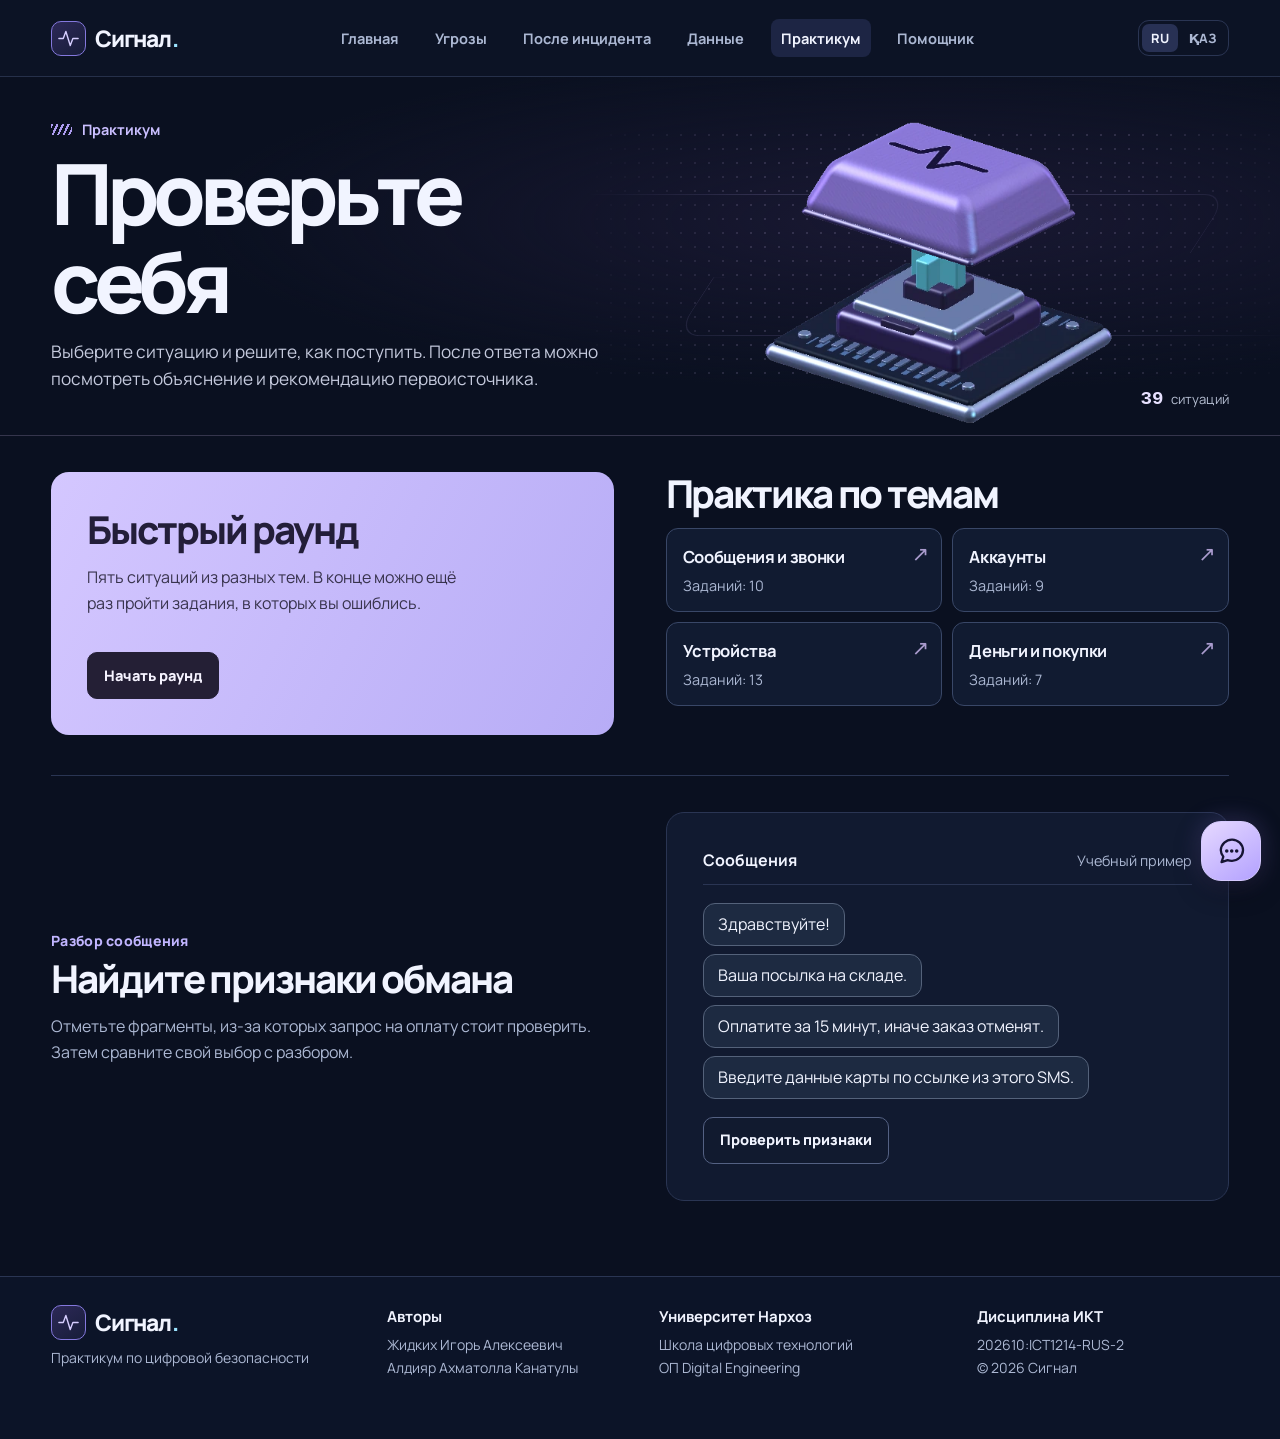
<file: lab.html>
<!doctype html><html lang="ru"><head><meta charset="utf-8"><meta http-equiv="Content-Security-Policy" content="default-src 'self'; script-src 'self'; style-src 'self'; img-src 'self'; media-src 'self'; font-src 'self'; connect-src https://signal-narxoz-assistant.razezxc111.chatgpt.site; frame-src 'none'; object-src 'none'; base-uri 'none'; form-action 'none'"><meta name="signal-assistant-origin" content="https://signal-narxoz-assistant.razezxc111.chatgpt.site"><meta name="referrer" content="strict-origin-when-cross-origin"><meta name="viewport" content="width=device-width, initial-scale=1"><meta name="description" content="Практикум по темам киберугроз"><link rel="alternate" hreflang="ru" href="lab.html"><link rel="alternate" hreflang="kk" href="kk/lab.html"><meta name="theme-color" content="#0a1020"><title>Практикум · Сигнал</title><link rel="icon" sizes="16x16 32x32 48x48 64x64" href="assets/signal-mark.ico"><link rel="icon" sizes="180x180" type="image/png" href="assets/signal-mark.png"><link rel="apple-touch-icon" href="assets/signal-mark.png"><link rel="stylesheet" href="style.css"><link rel="stylesheet" href="assets/navigation.css"><script defer src="classifier.js"></script><script defer src="content.js"></script><script defer src="language.js"></script><script defer src="app.js"></script><script defer src="official-sites.js"></script><script defer src="site-navigation.js"></script><script defer src="case-advice.js"></script><script defer src="chat.js?v=public-gemini1"></script><script defer src="motion.js"></script><script defer src="practice-state.js"></script><script defer src="practice.js"></script></head><body data-page="lab"><a class="skip" href="#main">К содержанию</a><header class="top"><div class="wrap top-inner"><a class="brand" href="index.html" aria-label="Сигнал, главная"><span class="brand-mark"><svg aria-hidden="true" viewBox="0 0 24 24" fill="none" stroke="currentColor" stroke-width="1.6" stroke-linecap="round" stroke-linejoin="round"><path d="M1 12h5l3-8 5 16 3-8h6"/></svg></span>Сигнал<span class="brand-period">.</span></a><nav aria-label="Основная навигация"><a href="index.html">Главная</a><a href="guide.html">Угрозы</a><a href="response.html">После инцидента</a><a href="data.html">Данные</a><a href="lab.html" aria-current="page">Практикум</a><a href="assistant.html">Помощник</a></nav><div class="locale-switch" role="group" aria-label="Выбор языка"><a class="locale-option" hreflang="ru" lang="ru" href="lab.html" aria-label="Русский" aria-current="true">RU</a><a class="locale-option" hreflang="kk" lang="kk" href="kk/lab.html" aria-label="Қазақша">ҚАЗ</a></div></div></header><main id="main"><section class="chapter chapter-lab" aria-labelledby="chapter-title"><div class="wrap chapter-layout"><div class="chapter-copy"><div class="chapter-label"><span aria-hidden="true"></span>Практикум</div><h1 id="chapter-title"><span class="word-mask"><span>Проверьте</span></span> <span class="word-mask"><span>себя</span></span></h1><p>Выберите ситуацию и решите, как поступить. После ответа можно посмотреть объяснение и рекомендацию первоисточника.</p></div><div class="chapter-instrument"><div class="instrument-lines" aria-hidden="true"><i></i><i></i></div><div class="instrument-image" aria-hidden="true"><img src="assets/lab-switch-base.webp" width="820" height="480" alt=""><img class="switch-cap" src="assets/lab-switch-cap.webp" width="820" height="480" alt=""></div><div class="instrument-count"><b>39</b> ситуаций</div></div></div></section><section class="wrap content-section"><div id="course-picker" class="practice-picker"><div class="practice-quick panel"><div><h2>Быстрый раунд</h2><p>Пять ситуаций из разных тем. В конце можно ещё раз пройти задания, в которых вы ошиблись.</p></div><button class="button primary" type="button" data-route="quick">Начать раунд</button></div><div class="practice-paths"><h2>Практика по темам</h2><div class="practice-routes"><button class="practice-route" data-route="messages" type="button"><strong>Сообщения и звонки</strong><span>Заданий: 10</span></button><button class="practice-route" data-route="accounts" type="button"><strong>Аккаунты</strong><span>Заданий: 9</span></button><button class="practice-route" data-route="devices" type="button"><strong>Устройства</strong><span>Заданий: 13</span></button><button class="practice-route" data-route="money" type="button"><strong>Деньги и покупки</strong><span>Заданий: 7</span></button></div></div></div><div id="exercise" class="panel lab-panel session-panel" hidden></div><noscript>Для запуска заданий включите JavaScript. Материалы доступны в <a href="guide.html">справочнике</a>.</noscript><section class="signal-investigation" aria-labelledby="investigation-title"><div><div class="kicker">Разбор сообщения</div><h2 id="investigation-title">Найдите признаки обмана</h2><p>Отметьте фрагменты, из-за которых запрос на оплату стоит проверить. Затем сравните свой выбор с разбором.</p></div><div class="panel clue-workspace"><div class="clue-head"><strong>Сообщения</strong><span>Учебный пример</span></div><div class="clue-fragments" role="group" aria-label="Фрагменты сообщения"><button type="button" class="clue" data-clue="0" aria-pressed="false">Здравствуйте!</button><button type="button" class="clue" data-clue="1" aria-pressed="false">Ваша посылка на складе.</button><button type="button" class="clue" data-clue="2" aria-pressed="false">Оплатите за 15 минут, иначе заказ отменят.</button><button type="button" class="clue" data-clue="3" aria-pressed="false">Введите данные карты по ссылке из этого SMS.</button></div><button type="button" class="button ghost" id="grade-clues">Проверить признаки</button><div id="clue-result" aria-live="polite"></div></div></section></section></main><footer class="footer"><div class="wrap footer-grid"><div><a class="brand" href="index.html" aria-label="Сигнал, главная"><span class="brand-mark"><svg aria-hidden="true" viewBox="0 0 24 24" fill="none" stroke="currentColor" stroke-width="1.6" stroke-linecap="round" stroke-linejoin="round"><path d="M1 12h5l3-8 5 16 3-8h6"/></svg></span>Сигнал<span class="brand-period">.</span></a><p>Практикум по цифровой безопасности</p></div><div><strong>Авторы</strong><p>Жидких Игорь Алексеевич<br>Алдияр Ахматолла Канатулы</p></div><div><strong>Университет Нархоз</strong><p>Школа цифровых технологий<br>ОП Digital Engineering</p></div><div><strong>Дисциплина ИКТ</strong><p>202610:ICT1214-RUS-2<br>© 2026 Сигнал</p></div></div></footer><button class="chat-launcher" type="button" data-chat-open hidden aria-label="Открыть помощника" title="Открыть помощника" aria-haspopup="dialog" aria-controls="chat-dialog" aria-expanded="false"><svg aria-hidden="true" viewBox="0 0 24 24" fill="none" stroke="currentColor" stroke-width="1.6" stroke-linecap="round" stroke-linejoin="round"><path d="M20.5 11.4a7.8 7.8 0 0 1-8 7.5 9 9 0 0 1-2.9-.5l-4.3 1.4 1.3-3.8a7.2 7.2 0 0 1-1.8-4.6 7.9 7.9 0 0 1 8-7.5 7.8 7.8 0 0 1 7.7 7.5Z"/><path d="M9 12h.01m3.5 0h.01m3.5 0h.01" stroke-width="2.5"/></svg></button><dialog class="chat-dialog" id="chat-dialog" aria-labelledby="chat-title"><div class="chat"><header class="chat-header"><div class="brand-mark"><svg aria-hidden="true" viewBox="0 0 24 24" fill="none" stroke="currentColor" stroke-width="1.6" stroke-linecap="round" stroke-linejoin="round"><path d="M1 12h5l3-8 5 16 3-8h6"/></svg></div><div><strong id="chat-title">Помощник Сигнала</strong><span id="mode">Режим справочника</span></div><button class="chip" id="reset-chat" type="button">Очистить</button><button class="icon-button chat-resize" type="button" aria-label="Развернуть окно чата" title="Развернуть окно чата"><svg aria-hidden="true" viewBox="0 0 24 24" fill="none" stroke="currentColor" stroke-width="1.6" stroke-linecap="round" stroke-linejoin="round"><path d="M14 4h6v6m0-6-7 7M10 20H4v-6m0 6 7-7"/></svg><svg aria-hidden="true" viewBox="0 0 24 24" fill="none" stroke="currentColor" stroke-width="1.6" stroke-linecap="round" stroke-linejoin="round"><path d="M20 4l-7 7m0-6v6h6M4 20l7-7m0 6v-6H5"/></svg></button><button class="icon-button chat-close" type="button" data-chat-close aria-label="Закрыть чат"><svg aria-hidden="true" viewBox="0 0 24 24" fill="none" stroke="currentColor" stroke-width="1.6" stroke-linecap="round" stroke-linejoin="round"><path d="m6 6 12 12M6 18 18 6"/></svg></button></header><div class="messages" id="messages" role="log" aria-label="Диалог" aria-live="polite" tabindex="0"></div><div class="quick" aria-label="Примеры вопросов"><button class="chip" type="button">Как распознать фишинг?</button><button class="chip" type="button">Что такое 2FA?</button><button class="chip" type="button">Что делать, если списали деньги?</button></div><form id="chat-form"><label class="visually-hidden" for="question">Ваш вопрос</label><input id="question" placeholder="Напишите вопрос…" autocomplete="off" maxlength="1200" required><button class="send primary" aria-label="Отправить вопрос" type="submit"><svg aria-hidden="true" viewBox="0 0 24 24" fill="none" stroke="currentColor" stroke-width="1.6" stroke-linecap="round" stroke-linejoin="round"><path d="M12 19V5M6 11l6-6 6 6"/></svg></button></form><p class="chat-note">Не вводите пароли, коды и личные данные. <a class="about-chat" href="assistant.html">О помощнике</a></p></div></dialog></body></html>
</file>
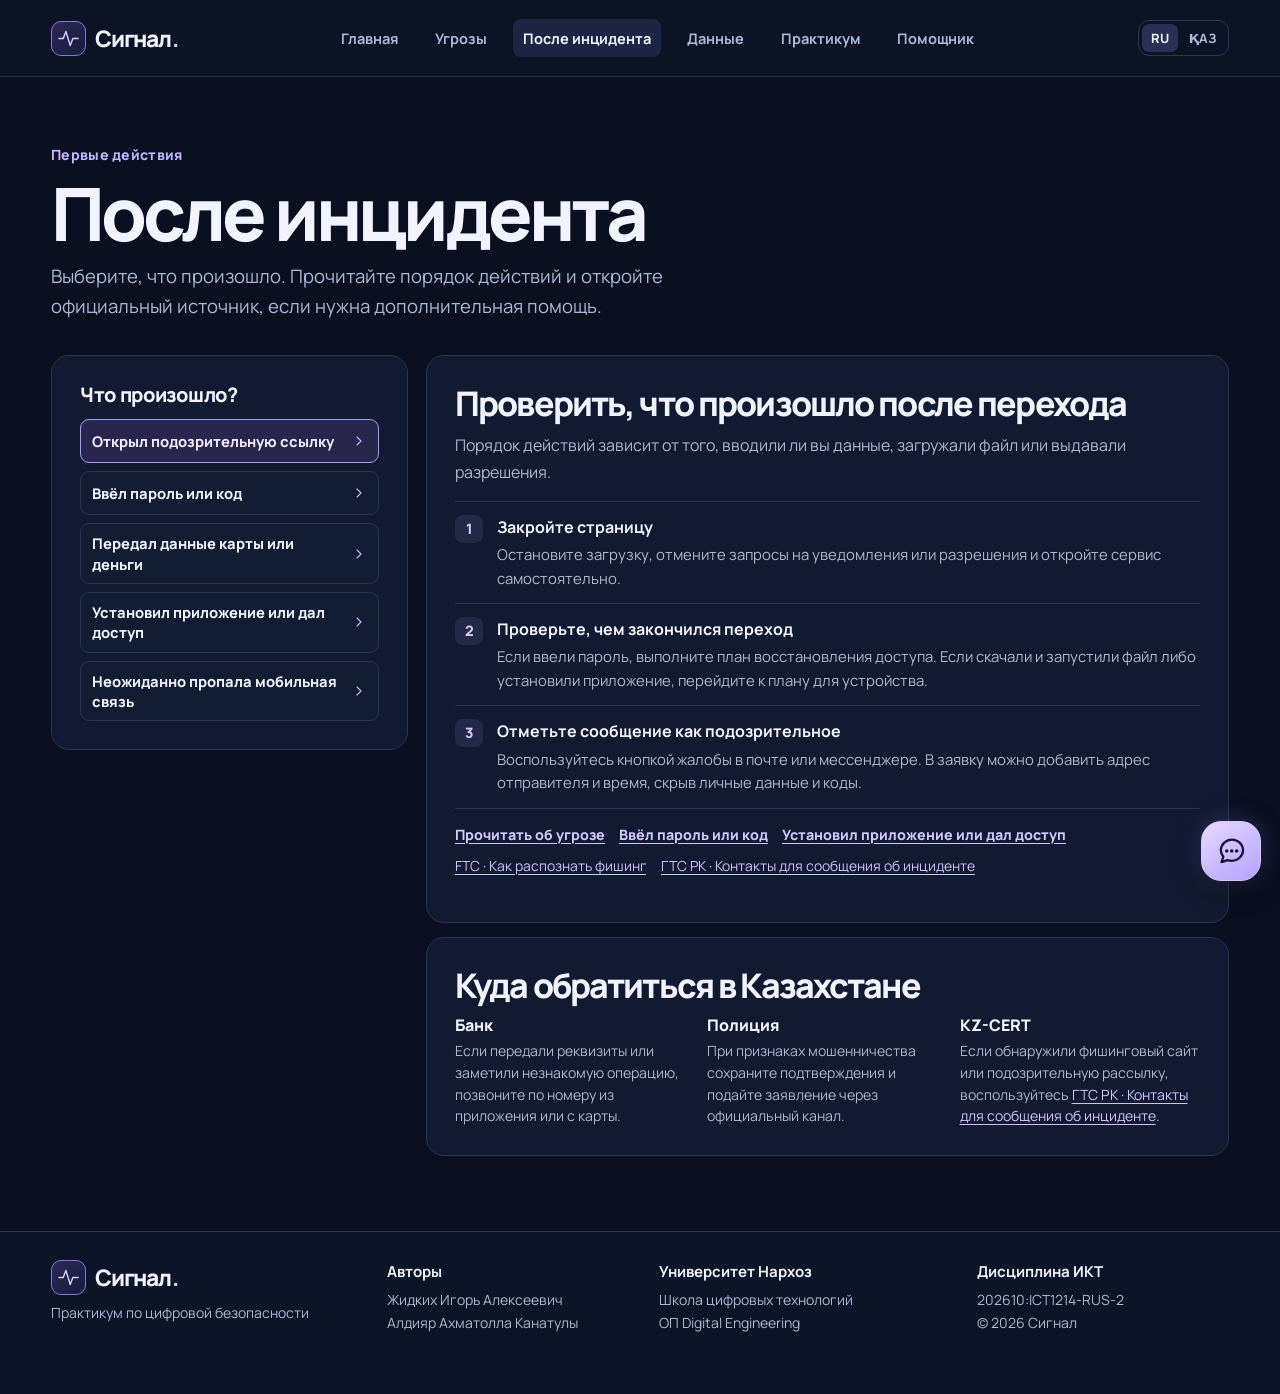
<file: response.html>
<!doctype html><html lang="ru"><head><meta charset="utf-8"><meta http-equiv="Content-Security-Policy" content="default-src 'self'; script-src 'self'; style-src 'self'; img-src 'self'; media-src 'self'; font-src 'self'; connect-src https://signal-narxoz-assistant.razezxc111.chatgpt.site; frame-src 'none'; object-src 'none'; base-uri 'none'; form-action 'none'"><meta name="signal-assistant-origin" content="https://signal-narxoz-assistant.razezxc111.chatgpt.site"><meta name="referrer" content="strict-origin-when-cross-origin"><meta name="viewport" content="width=device-width, initial-scale=1"><meta name="description" content="Первые действия после киберинцидента"><link rel="alternate" hreflang="ru" href="response.html"><link rel="alternate" hreflang="kk" href="kk/response.html"><meta name="theme-color" content="#0a1020"><title>После инцидента · Сигнал</title><link rel="icon" sizes="16x16 32x32 48x48 64x64" href="assets/signal-mark.ico"><link rel="icon" sizes="180x180" type="image/png" href="assets/signal-mark.png"><link rel="apple-touch-icon" href="assets/signal-mark.png"><link rel="stylesheet" href="style.css"><link rel="stylesheet" href="assets/navigation.css"><script defer src="classifier.js"></script><script defer src="content.js"></script><script defer src="language.js"></script><script defer src="app.js"></script><script defer src="official-sites.js"></script><script defer src="site-navigation.js"></script><script defer src="case-advice.js"></script><script defer src="chat.js?v=public-gemini1"></script></head><body data-page="response"><a class="skip" href="#main">К содержанию</a><header class="top"><div class="wrap top-inner"><a class="brand" href="index.html" aria-label="Сигнал, главная"><span class="brand-mark"><svg aria-hidden="true" viewBox="0 0 24 24" fill="none" stroke="currentColor" stroke-width="1.6" stroke-linecap="round" stroke-linejoin="round"><path d="M1 12h5l3-8 5 16 3-8h6"/></svg></span>Сигнал<span class="brand-period">.</span></a><nav aria-label="Основная навигация"><a href="index.html">Главная</a><a href="guide.html">Угрозы</a><a href="response.html" aria-current="page">После инцидента</a><a href="data.html">Данные</a><a href="lab.html">Практикум</a><a href="assistant.html">Помощник</a></nav><div class="locale-switch" role="group" aria-label="Выбор языка"><a class="locale-option" hreflang="ru" lang="ru" href="response.html" aria-label="Русский" aria-current="true">RU</a><a class="locale-option" hreflang="kk" lang="kk" href="kk/response.html" aria-label="Қазақша">ҚАЗ</a></div></div></header><main id="main"><div class="wrap page-intro"><div class="kicker">Первые действия</div><h1>После инцидента</h1><p>Выберите, что произошло. Прочитайте порядок действий и откройте официальный источник, если нужна дополнительная помощь.</p></div><section class="wrap content-section"><div class="response-layout"><nav class="panel response-menu" aria-label="Ситуации"><h2>Что произошло?</h2><a class="response-link" data-plan-link href="#link">Открыл подозрительную ссылку<svg aria-hidden="true" viewBox="0 0 24 24" fill="none" stroke="currentColor" stroke-width="1.6" stroke-linecap="round" stroke-linejoin="round"><path d="m6 9 6 6 6-6"/></svg></a><a class="response-link" data-plan-link href="#account">Ввёл пароль или код<svg aria-hidden="true" viewBox="0 0 24 24" fill="none" stroke="currentColor" stroke-width="1.6" stroke-linecap="round" stroke-linejoin="round"><path d="m6 9 6 6 6-6"/></svg></a><a class="response-link" data-plan-link href="#payment">Передал данные карты или деньги<svg aria-hidden="true" viewBox="0 0 24 24" fill="none" stroke="currentColor" stroke-width="1.6" stroke-linecap="round" stroke-linejoin="round"><path d="m6 9 6 6 6-6"/></svg></a><a class="response-link" data-plan-link href="#device">Установил приложение или дал доступ<svg aria-hidden="true" viewBox="0 0 24 24" fill="none" stroke="currentColor" stroke-width="1.6" stroke-linecap="round" stroke-linejoin="round"><path d="m6 9 6 6 6-6"/></svg></a><a class="response-link" data-plan-link href="#sim">Неожиданно пропала мобильная связь<svg aria-hidden="true" viewBox="0 0 24 24" fill="none" stroke="currentColor" stroke-width="1.6" stroke-linecap="round" stroke-linejoin="round"><path d="m6 9 6 6 6-6"/></svg></a></nav><div><article class="panel response-plan" data-plan id="link"><h2>Проверить, что произошло после перехода</h2><p>Порядок действий зависит от того, вводили ли вы данные, загружали файл или выдавали разрешения.</p><ol class="response-steps" role="list"><li><div><strong>Закройте страницу</strong><p>Остановите загрузку, отмените запросы на уведомления или разрешения и откройте сервис самостоятельно.</p></div></li><li><div><strong>Проверьте, чем закончился переход</strong><p>Если ввели пароль, выполните план восстановления доступа. Если скачали и запустили файл либо установили приложение, перейдите к плану для устройства.</p></div></li><li><div><strong>Отметьте сообщение как подозрительное</strong><p>Воспользуйтесь кнопкой жалобы в почте или мессенджере. В заявку можно добавить адрес отправителя и время, скрыв личные данные и коды.</p></div></li></ol><div class="response-related"><a class="text-link" href="guide.html#phishing">Прочитать об угрозе</a><a class="text-link" href="#account">Ввёл пароль или код</a><a class="text-link" href="#device">Установил приложение или дал доступ</a></div><p class="sources"><a href="https://consumer.ftc.gov/articles/how-recognize-avoid-phishing-scams">FTC · Как распознать фишинг</a><a href="https://sts.kz/ru/contacts">ГТС РК · Контакты для сообщения об инциденте</a></p></article><article class="panel response-plan" data-plan id="account"><h2>Вернуть контроль над аккаунтом</h2><p>Если пароль или код оказался на подозрительной странице либо кто-то вошёл без вашего согласия, действуйте с доверенного устройства.</p><ol class="response-steps" role="list"><li><div><strong>Откройте официальный вход или восстановление</strong><p>Смените пароль на уникальный. Если войти не удаётся, используйте восстановление доступа через сам сервис. Для почты это особенно важно: другие сервисы могут присылать туда ссылки сброса.</p></div></li><li><div><strong>Завершите незнакомые сеансы</strong><p>Проверьте устройства, резервную почту и телефон. В почте также проверьте правила автоматической пересылки и удалите неизвестные. Включите дополнительную проверку входа.</p></div></li><li><div><strong>Проверьте последствия</strong><p>Если пароль повторялся, замените его в других сервисах. Если от вашего имени отправляли сообщения, предупредите контакты через доступный канал. При риске для оплаты свяжитесь с банком.</p></div></li></ol><div class="response-related"><a class="text-link" href="guide.html#incident">Прочитать об угрозе</a><a class="text-link" href="#payment">Передал данные карты или деньги</a></div><p class="sources"><a href="https://consumer.ftc.gov/articles/how-recover-your-hacked-email-or-social-media-account">FTC · Восстановление почты и соцсетей</a><a href="https://www.gov.kz/org/qriim/press/news/details/1271299?lang=ru">МВД РК · Защита аккаунта WhatsApp</a><a href="https://doi.org/10.6028/NIST.SP.800-63b-4">NIST SP 800-63B-4 · Цифровая аутентификация</a></p></article><article class="panel response-plan" data-plan id="payment"><h2>Связаться с банком и зафиксировать операцию</h2><p>Обращайтесь в банк сразу, если указали реквизиты на сомнительной странице, подтвердили операцию или заметили списание.</p><ol class="response-steps" role="list"><li><div><strong>Позвоните в банк по официальному номеру</strong><p>Используйте номер из приложения или с карты. Сообщите, что именно произошло, и следуйте указаниям банка по блокировке карты или доступа.</p></div></li><li><div><strong>Уточните статус платежа</strong><p>Спросите, можно ли остановить или оспорить операцию. Запишите номер обращения и сохраните квитанцию, время, сумму и переписку. Возврат зависит от статуса и обстоятельств.</p></div></li><li><div><strong>Сообщите о мошенничестве</strong><p>При признаках мошенничества обратитесь в полицию. Подозрительную рассылку или сайт можно также передать в KZ-CERT. Пароли и одноразовые коды в описание добавлять не нужно.</p></div></li></ol><div class="response-related"><a class="text-link" href="guide.html#bankfraud">Прочитать об угрозе</a><a class="text-link" href="#device">Установил приложение или дал доступ</a></div><p class="sources"><a href="https://nationalbank.kz/ru/news/informacionnye-soobshcheniya/20489">Нацбанк Казахстана · Телефонное мошенничество</a><a href="https://consumer.ftc.gov/articles/what-do-if-you-were-scammed">FTC · Признаки и последствия мошенничества</a><a href="https://sts.kz/ru/contacts">ГТС РК · Контакты для сообщения об инциденте</a></p></article><article class="panel response-plan" data-plan id="device"><h2>Прервать доступ к устройству</h2><p>Если незнакомому человеку уже дали удалённое управление или запустили неизвестный файл, перейдите на другое, доверенное устройство для важных действий.</p><ol class="response-steps" role="list"><li><div><strong>Завершите сеанс и отключите сеть</strong><p>Закройте программу удалённого доступа. На затронутом устройстве отключите Wi-Fi, мобильные данные или сетевой кабель.</p></div></li><li><div><strong>Защитите аккаунты с другого устройства</strong><p>При риске для банковского приложения позвоните в банк. Проверьте почту и связанные аккаунты, смените пароли, которые могли стать известны, и завершите неизвестные сеансы.</p></div></li><li><div><strong>Проверьте устройство перед обычной работой</strong><p>Зафиксируйте название подозрительной программы и время события. Обратитесь к специалисту по поддержке, особенно если повреждены файлы или устройство принадлежит учебному заведению либо работодателю.</p></div></li></ol><div class="response-related"><a class="text-link" href="guide.html#remote">Прочитать об угрозе</a><a class="text-link" href="#account">Ввёл пароль или код</a><a class="text-link" href="#payment">Передал данные карты или деньги</a></div><p class="sources"><a href="https://consumer.ftc.gov/articles/what-do-if-you-were-scammed">FTC · Признаки и последствия мошенничества</a><a href="https://nationalbank.kz/ru/news/informacionnye-soobshcheniya/20489">Нацбанк Казахстана · Телефонное мошенничество</a></p></article><article class="panel response-plan" data-plan id="sim"><h2>Проверить, не перевыпущена ли SIM</h2><p>Пропажа сети бывает техническим сбоем. Дополнительный повод срочно проверить номер — внезапные уведомления о входе или смене SIM.</p><ol class="response-steps" role="list"><li><div><strong>Проверьте номер у оператора</strong><p>С другого телефона или через официальный чат оператора уточните, был ли перевод или перевыпуск номера.</p></div></li><li><div><strong>Ограничьте риск оплаты</strong><p>Если с номером связан интернет-банк, сообщите банку о ситуации и проверьте операции.</p></div></li><li><div><strong>Проверьте способы входа и восстановления</strong><p>После восстановления номера проверьте почту, мессенджеры и остальные важные сервисы. Где доступно, добавьте способ входа, который не зависит от SMS.</p></div></li></ol><div class="response-related"><a class="text-link" href="guide.html#sim">Прочитать об угрозе</a><a class="text-link" href="#account">Ввёл пароль или код</a><a class="text-link" href="#payment">Передал данные карты или деньги</a></div><p class="sources"><a href="https://consumer.ftc.gov/consumer-alerts/2019/10/sim-swap-scams-how-protect-yourself">FTC · Как защититься от подмены SIM</a><a href="https://doi.org/10.6028/NIST.SP.800-63b-4">NIST SP 800-63B-4 · Цифровая аутентификация</a></p></article><aside class="panel response-contacts"><h2>Куда обратиться в Казахстане</h2><dl><div><dt>Банк</dt><dd>Если передали реквизиты или заметили незнакомую операцию, позвоните по номеру из приложения или с карты.</dd></div><div><dt>Полиция</dt><dd>При признаках мошенничества сохраните подтверждения и подайте заявление через официальный канал.</dd></div><div><dt>KZ-CERT</dt><dd>Если обнаружили фишинговый сайт или подозрительную рассылку, воспользуйтесь <a href="https://sts.kz/ru/contacts">ГТС РК · Контакты для сообщения об инциденте</a>.</dd></div></dl></aside></div></div></section></main><footer class="footer"><div class="wrap footer-grid"><div><a class="brand" href="index.html" aria-label="Сигнал, главная"><span class="brand-mark"><svg aria-hidden="true" viewBox="0 0 24 24" fill="none" stroke="currentColor" stroke-width="1.6" stroke-linecap="round" stroke-linejoin="round"><path d="M1 12h5l3-8 5 16 3-8h6"/></svg></span>Сигнал<span class="brand-period">.</span></a><p>Практикум по цифровой безопасности</p></div><div><strong>Авторы</strong><p>Жидких Игорь Алексеевич<br>Алдияр Ахматолла Канатулы</p></div><div><strong>Университет Нархоз</strong><p>Школа цифровых технологий<br>ОП Digital Engineering</p></div><div><strong>Дисциплина ИКТ</strong><p>202610:ICT1214-RUS-2<br>© 2026 Сигнал</p></div></div></footer><button class="chat-launcher" type="button" data-chat-open hidden aria-label="Открыть помощника" title="Открыть помощника" aria-haspopup="dialog" aria-controls="chat-dialog" aria-expanded="false"><svg aria-hidden="true" viewBox="0 0 24 24" fill="none" stroke="currentColor" stroke-width="1.6" stroke-linecap="round" stroke-linejoin="round"><path d="M20.5 11.4a7.8 7.8 0 0 1-8 7.5 9 9 0 0 1-2.9-.5l-4.3 1.4 1.3-3.8a7.2 7.2 0 0 1-1.8-4.6 7.9 7.9 0 0 1 8-7.5 7.8 7.8 0 0 1 7.7 7.5Z"/><path d="M9 12h.01m3.5 0h.01m3.5 0h.01" stroke-width="2.5"/></svg></button><dialog class="chat-dialog" id="chat-dialog" aria-labelledby="chat-title"><div class="chat"><header class="chat-header"><div class="brand-mark"><svg aria-hidden="true" viewBox="0 0 24 24" fill="none" stroke="currentColor" stroke-width="1.6" stroke-linecap="round" stroke-linejoin="round"><path d="M1 12h5l3-8 5 16 3-8h6"/></svg></div><div><strong id="chat-title">Помощник Сигнала</strong><span id="mode">Режим справочника</span></div><button class="chip" id="reset-chat" type="button">Очистить</button><button class="icon-button chat-resize" type="button" aria-label="Развернуть окно чата" title="Развернуть окно чата"><svg aria-hidden="true" viewBox="0 0 24 24" fill="none" stroke="currentColor" stroke-width="1.6" stroke-linecap="round" stroke-linejoin="round"><path d="M14 4h6v6m0-6-7 7M10 20H4v-6m0 6 7-7"/></svg><svg aria-hidden="true" viewBox="0 0 24 24" fill="none" stroke="currentColor" stroke-width="1.6" stroke-linecap="round" stroke-linejoin="round"><path d="M20 4l-7 7m0-6v6h6M4 20l7-7m0 6v-6H5"/></svg></button><button class="icon-button chat-close" type="button" data-chat-close aria-label="Закрыть чат"><svg aria-hidden="true" viewBox="0 0 24 24" fill="none" stroke="currentColor" stroke-width="1.6" stroke-linecap="round" stroke-linejoin="round"><path d="m6 6 12 12M6 18 18 6"/></svg></button></header><div class="messages" id="messages" role="log" aria-label="Диалог" aria-live="polite" tabindex="0"></div><div class="quick" aria-label="Примеры вопросов"><button class="chip" type="button">Как распознать фишинг?</button><button class="chip" type="button">Что такое 2FA?</button><button class="chip" type="button">Что делать, если списали деньги?</button></div><form id="chat-form"><label class="visually-hidden" for="question">Ваш вопрос</label><input id="question" placeholder="Напишите вопрос…" autocomplete="off" maxlength="1200" required><button class="send primary" aria-label="Отправить вопрос" type="submit"><svg aria-hidden="true" viewBox="0 0 24 24" fill="none" stroke="currentColor" stroke-width="1.6" stroke-linecap="round" stroke-linejoin="round"><path d="M12 19V5M6 11l6-6 6 6"/></svg></button></form><p class="chat-note">Не вводите пароли, коды и личные данные. <a class="about-chat" href="assistant.html">О помощнике</a></p></div></dialog></body></html>
</file>
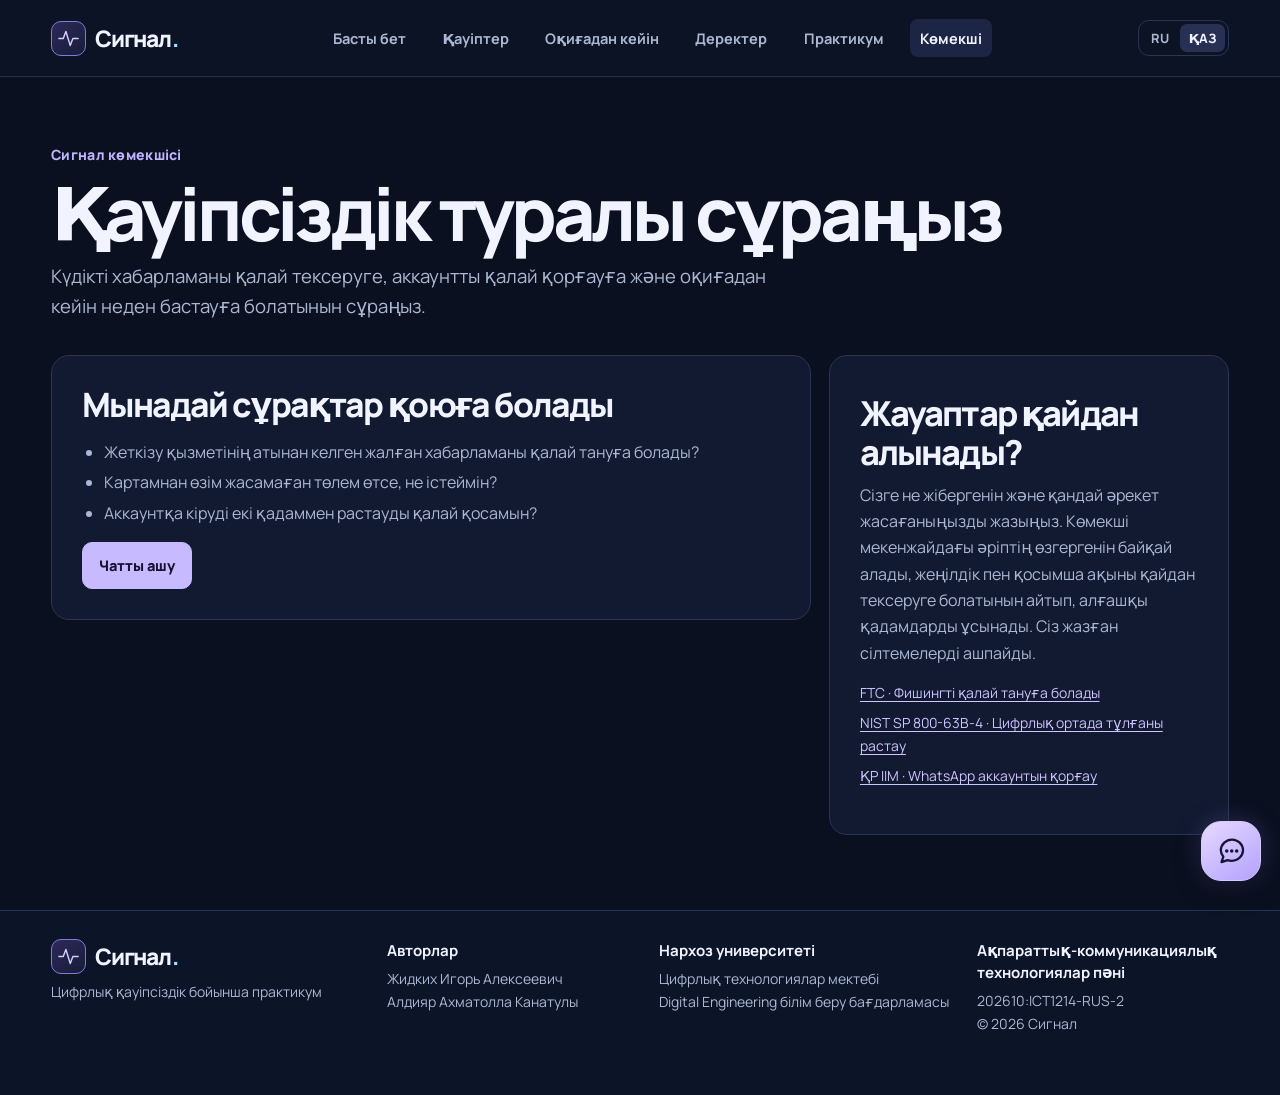
<file: kk/assistant.html>
<!doctype html><html lang="kk"><head><meta charset="utf-8"><meta http-equiv="Content-Security-Policy" content="default-src 'self'; script-src 'self'; style-src 'self'; img-src 'self'; media-src 'self'; font-src 'self'; connect-src https://signal-narxoz-assistant.razezxc111.chatgpt.site; frame-src 'none'; object-src 'none'; base-uri 'none'; form-action 'none'"><meta name="signal-assistant-origin" content="https://signal-narxoz-assistant.razezxc111.chatgpt.site"><meta name="referrer" content="strict-origin-when-cross-origin"><meta name="viewport" content="width=device-width, initial-scale=1"><meta name="description" content="Цифрлық қауіпсіздік жөніндегі жауаптар"><link rel="alternate" hreflang="ru" href="../assistant.html"><link rel="alternate" hreflang="kk" href="assistant.html"><meta name="theme-color" content="#0a1020"><title>Көмекші · Сигнал</title><link rel="icon" sizes="16x16 32x32 48x48 64x64" href="../assets/signal-mark.ico"><link rel="icon" sizes="180x180" type="image/png" href="../assets/signal-mark.png"><link rel="apple-touch-icon" href="../assets/signal-mark.png"><link rel="stylesheet" href="../style.css"><link rel="stylesheet" href="../assets/navigation.css"><script defer src="../classifier.js"></script><script defer src="content.js"></script><script defer src="../language.js"></script><script defer src="app.js"></script><script defer src="../official-sites.js"></script><script defer src="../site-navigation.js"></script><script defer src="../case-advice.js"></script><script defer src="../chat.js?v=public-gemini1"></script></head><body data-page="assistant"><a class="skip" href="#main">Негізгі мазмұнға өту</a><header class="top"><div class="wrap top-inner"><a class="brand" href="index.html" aria-label="Сигнал, басты бет"><span class="brand-mark"><svg aria-hidden="true" viewBox="0 0 24 24" fill="none" stroke="currentColor" stroke-width="1.6" stroke-linecap="round" stroke-linejoin="round"><path d="M1 12h5l3-8 5 16 3-8h6"/></svg></span>Сигнал<span class="brand-period">.</span></a><nav aria-label="Негізгі мәзір"><a href="index.html">Басты бет</a><a href="guide.html">Қауіптер</a><a href="response.html">Оқиғадан кейін</a><a href="data.html">Деректер</a><a href="lab.html">Практикум</a><a href="assistant.html" aria-current="page">Көмекші</a></nav><div class="locale-switch" role="group" aria-label="Тілді таңдау"><a class="locale-option" hreflang="ru" lang="ru" href="../assistant.html" aria-label="Русский">RU</a><a class="locale-option" hreflang="kk" lang="kk" href="assistant.html" aria-label="Қазақша" aria-current="true">ҚАЗ</a></div></div></header><main id="main"><div class="wrap page-intro"><div class="kicker">Сигнал көмекшісі</div><h1>Қауіпсіздік туралы сұраңыз</h1><p>Күдікті хабарламаны қалай тексеруге, аккаунтты қалай қорғауға және оқиғадан кейін неден бастауға болатынын сұраңыз.</p></div><section class="wrap content-section"><div class="assistant-grid"><div class="panel assistant-info"><h2>Мынадай сұрақтар қоюға болады</h2><ul><li>Жеткізу қызметінің атынан келген жалған хабарламаны қалай тануға болады?</li><li>Картамнан өзім жасамаған төлем өтсе, не істеймін?</li><li>Аккаунтқа кіруді екі қадаммен растауды қалай қосамын?</li></ul><button type="button" class="button primary" data-chat-open hidden aria-haspopup="dialog" aria-controls="chat-dialog" aria-expanded="false">Чатты ашу</button><noscript><p>Чатты пайдалану үшін JavaScript-ті қосыңыз. Ұсынымдарды <a href="guide.html">анықтамалықтан</a> оқи аласыз.</p></noscript></div><aside class="panel chat-side"><h2>Жауаптар қайдан алынады?</h2><p>Сізге не жібергенін және қандай әрекет жасағаныңызды жазыңыз. Көмекші мекенжайдағы әріптің өзгергенін байқай алады, жеңілдік пен қосымша ақыны қайдан тексеруге болатынын айтып, алғашқы қадамдарды ұсынады. Сіз жазған сілтемелерді ашпайды.</p><p class="sources"><a href="https://consumer.ftc.gov/articles/how-recognize-avoid-phishing-scams">FTC · Фишингті қалай тануға болады</a><a href="https://doi.org/10.6028/NIST.SP.800-63b-4">NIST SP 800-63B-4 · Цифрлық ортада тұлғаны растау</a><a href="https://www.gov.kz/org/qriim/press/news/details/1271299?lang=kk">ҚР ІІМ · WhatsApp аккаунтын қорғау</a></p></aside></div></section></main><footer class="footer"><div class="wrap footer-grid"><div><a class="brand" href="index.html" aria-label="Сигнал, басты бет"><span class="brand-mark"><svg aria-hidden="true" viewBox="0 0 24 24" fill="none" stroke="currentColor" stroke-width="1.6" stroke-linecap="round" stroke-linejoin="round"><path d="M1 12h5l3-8 5 16 3-8h6"/></svg></span>Сигнал<span class="brand-period">.</span></a><p>Цифрлық қауіпсіздік бойынша практикум</p></div><div><strong>Авторлар</strong><p>Жидких Игорь Алексеевич<br>Алдияр Ахматолла Канатулы</p></div><div><strong>Нархоз университеті</strong><p>Цифрлық технологиялар мектебі<br>Digital Engineering білім беру бағдарламасы</p></div><div><strong>Ақпараттық-коммуникациялық технологиялар пәні</strong><p>202610:ICT1214-RUS-2<br>© 2026 Сигнал</p></div></div></footer><button class="chat-launcher" type="button" data-chat-open hidden aria-label="Көмекшіні ашу" title="Көмекшіні ашу" aria-haspopup="dialog" aria-controls="chat-dialog" aria-expanded="false"><svg aria-hidden="true" viewBox="0 0 24 24" fill="none" stroke="currentColor" stroke-width="1.6" stroke-linecap="round" stroke-linejoin="round"><path d="M20.5 11.4a7.8 7.8 0 0 1-8 7.5 9 9 0 0 1-2.9-.5l-4.3 1.4 1.3-3.8a7.2 7.2 0 0 1-1.8-4.6 7.9 7.9 0 0 1 8-7.5 7.8 7.8 0 0 1 7.7 7.5Z"/><path d="M9 12h.01m3.5 0h.01m3.5 0h.01" stroke-width="2.5"/></svg></button><dialog class="chat-dialog" id="chat-dialog" aria-labelledby="chat-title"><div class="chat"><header class="chat-header"><div class="brand-mark"><svg aria-hidden="true" viewBox="0 0 24 24" fill="none" stroke="currentColor" stroke-width="1.6" stroke-linecap="round" stroke-linejoin="round"><path d="M1 12h5l3-8 5 16 3-8h6"/></svg></div><div><strong id="chat-title">Сигнал көмекшісі</strong><span id="mode">Анықтамалық режимі</span></div><button class="chip" id="reset-chat" type="button">Тазалау</button><button class="icon-button chat-resize" type="button" aria-label="Чат терезесін кеңейту" title="Чат терезесін кеңейту"><svg aria-hidden="true" viewBox="0 0 24 24" fill="none" stroke="currentColor" stroke-width="1.6" stroke-linecap="round" stroke-linejoin="round"><path d="M14 4h6v6m0-6-7 7M10 20H4v-6m0 6 7-7"/></svg><svg aria-hidden="true" viewBox="0 0 24 24" fill="none" stroke="currentColor" stroke-width="1.6" stroke-linecap="round" stroke-linejoin="round"><path d="M20 4l-7 7m0-6v6h6M4 20l7-7m0 6v-6H5"/></svg></button><button class="icon-button chat-close" type="button" data-chat-close aria-label="Чатты жабу"><svg aria-hidden="true" viewBox="0 0 24 24" fill="none" stroke="currentColor" stroke-width="1.6" stroke-linecap="round" stroke-linejoin="round"><path d="m6 6 12 12M6 18 18 6"/></svg></button></header><div class="messages" id="messages" role="log" aria-label="Әңгіме" aria-live="polite" tabindex="0"></div><div class="quick" aria-label="Сұрақ үлгілері"><button class="chip" type="button">Фишингті қалай тануға болады?</button><button class="chip" type="button">2FA деген не?</button><button class="chip" type="button">Шотымнан рұқсатымсыз ақша алынса, не істеймін?</button></div><form id="chat-form"><label class="visually-hidden" for="question">Сұрағыңыз</label><input id="question" placeholder="Сұрағыңызды жазыңыз…" autocomplete="off" maxlength="1200" required><button class="send primary" aria-label="Сұрақты жіберу" type="submit"><svg aria-hidden="true" viewBox="0 0 24 24" fill="none" stroke="currentColor" stroke-width="1.6" stroke-linecap="round" stroke-linejoin="round"><path d="M12 19V5M6 11l6-6 6 6"/></svg></button></form><p class="chat-note">Құпиясөздерді, растау кодтарын және дербес деректерді енгізбеңіз. <a class="about-chat" href="assistant.html">Көмекші туралы</a></p></div></dialog></body></html>
</file>
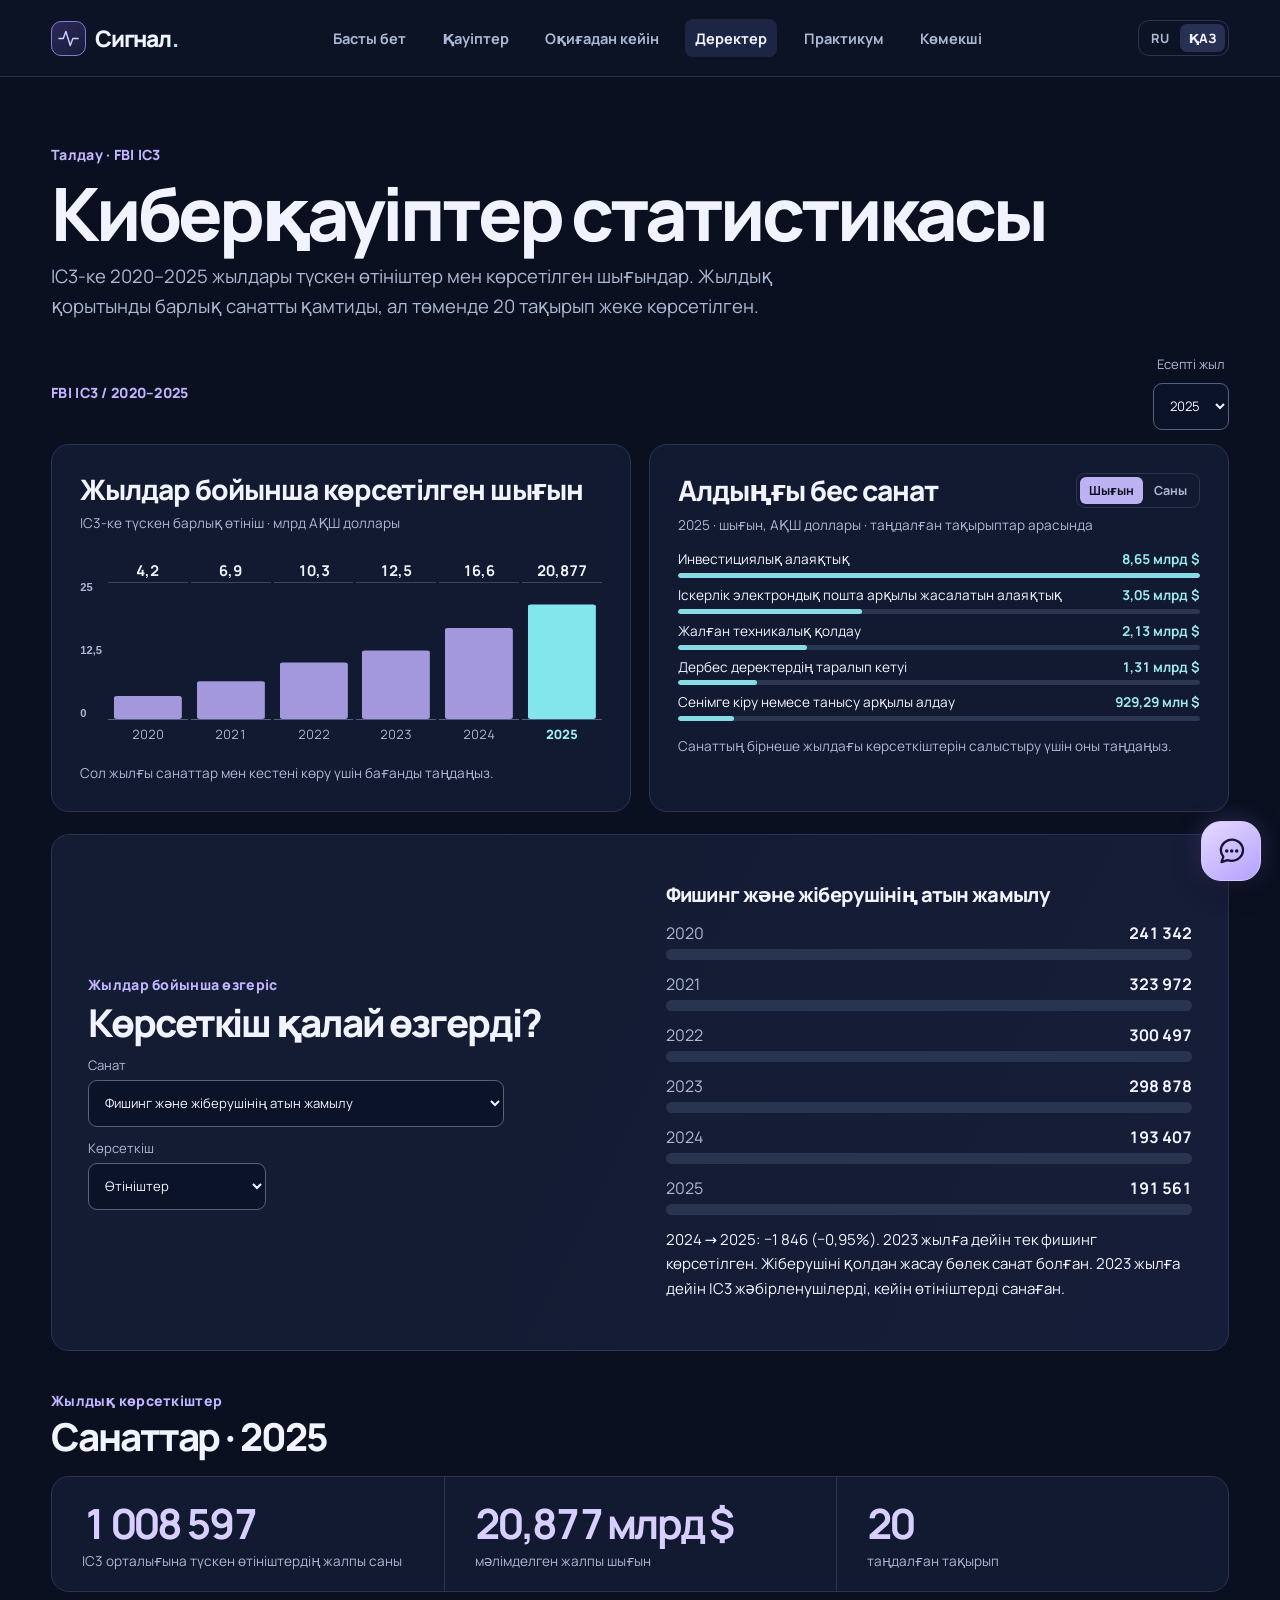
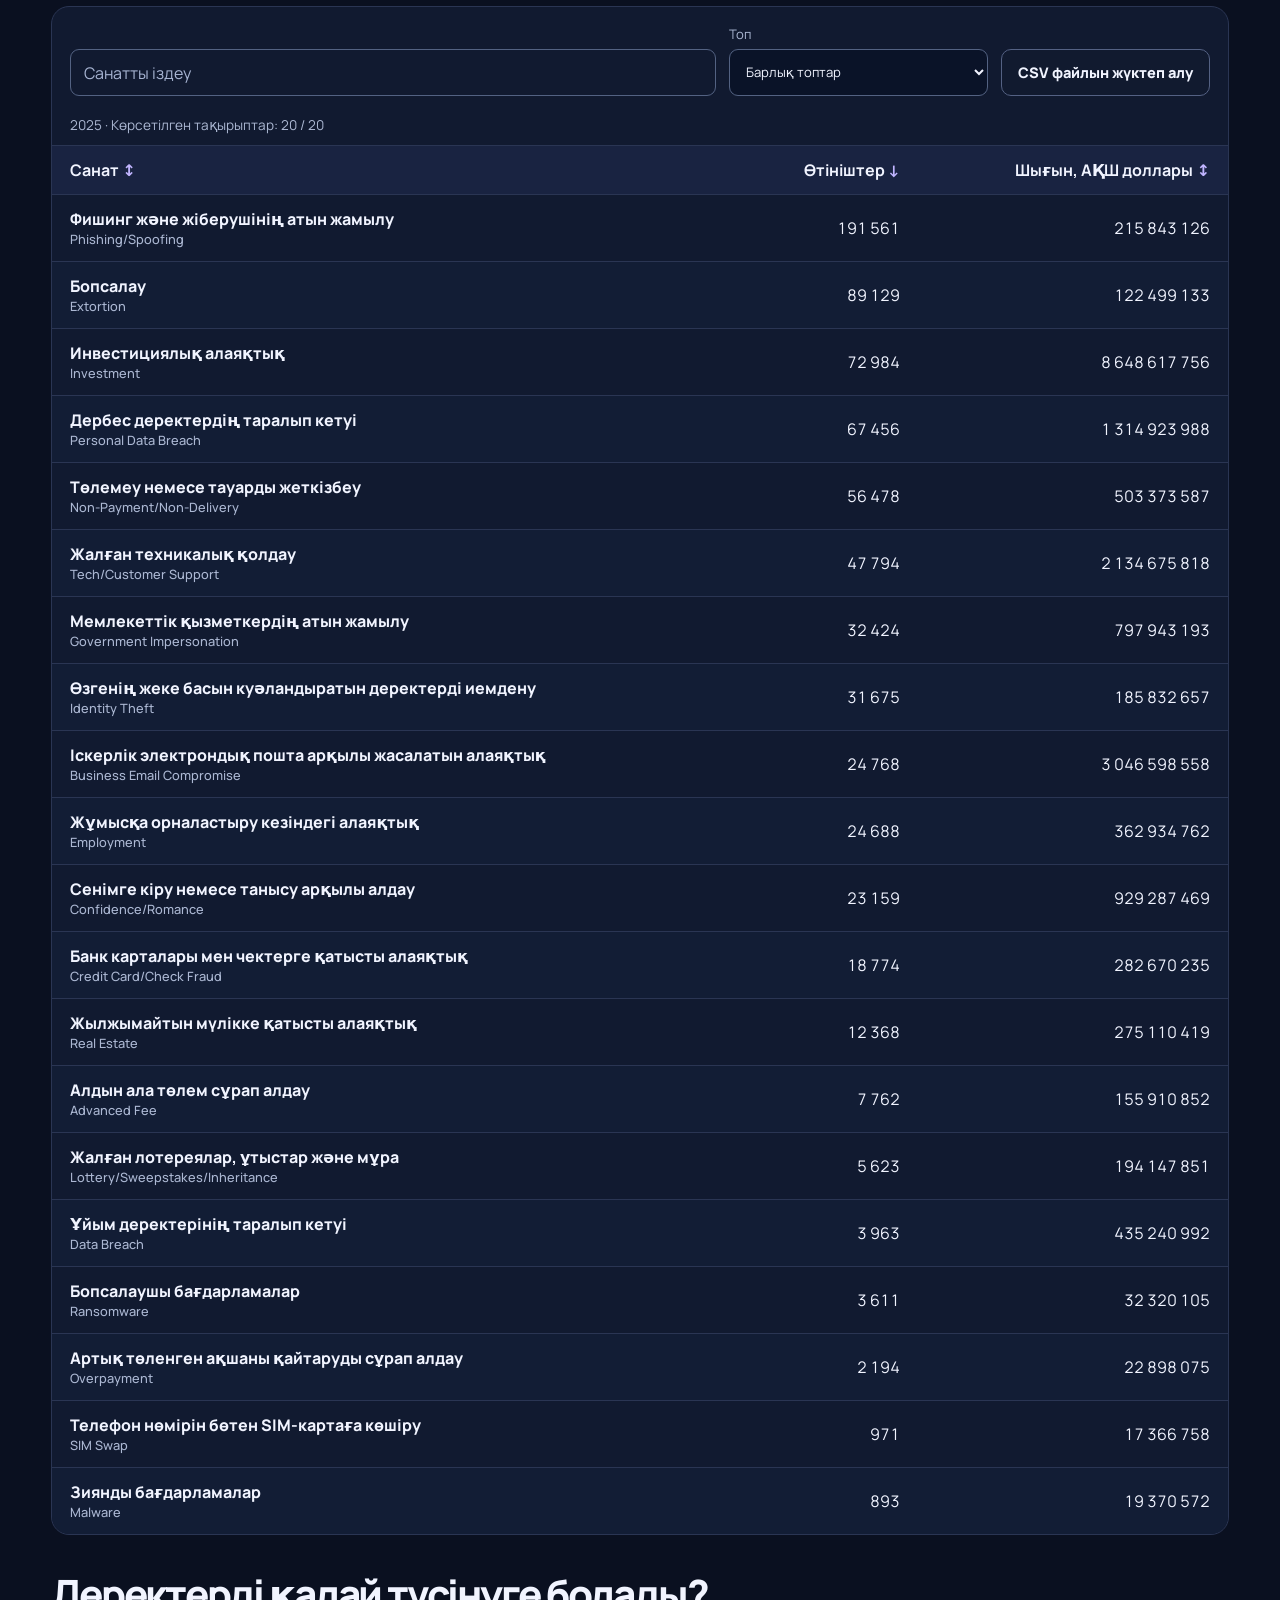
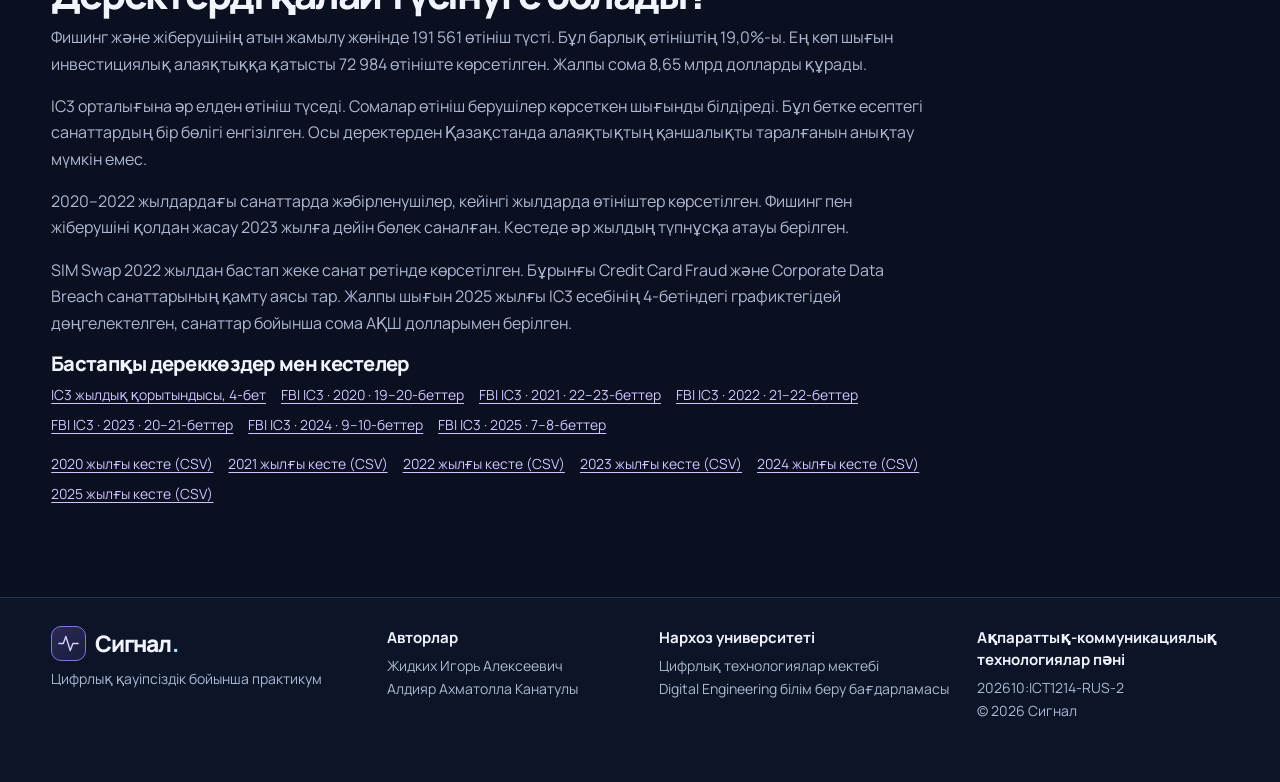
<file: kk/data.html>
<!doctype html><html lang="kk"><head><meta charset="utf-8"><meta http-equiv="Content-Security-Policy" content="default-src 'self'; script-src 'self'; style-src 'self'; img-src 'self'; media-src 'self'; font-src 'self'; connect-src https://signal-narxoz-assistant.razezxc111.chatgpt.site; frame-src 'none'; object-src 'none'; base-uri 'none'; form-action 'none'"><meta name="signal-assistant-origin" content="https://signal-narxoz-assistant.razezxc111.chatgpt.site"><meta name="referrer" content="strict-origin-when-cross-origin"><meta name="viewport" content="width=device-width, initial-scale=1"><meta name="description" content="IC3 орталығына түскен өтініштер статистикасы"><link rel="alternate" hreflang="ru" href="../data.html"><link rel="alternate" hreflang="kk" href="data.html"><meta name="theme-color" content="#0a1020"><title>Деректер · Сигнал</title><link rel="icon" sizes="16x16 32x32 48x48 64x64" href="../assets/signal-mark.ico"><link rel="icon" sizes="180x180" type="image/png" href="../assets/signal-mark.png"><link rel="apple-touch-icon" href="../assets/signal-mark.png"><link rel="stylesheet" href="../style.css"><link rel="stylesheet" href="../assets/navigation.css"><script defer src="../classifier.js"></script><script defer src="content.js"></script><script defer src="../language.js"></script><script defer src="app.js"></script><script defer src="../official-sites.js"></script><script defer src="../site-navigation.js"></script><script defer src="../case-advice.js"></script><script defer src="../chat.js?v=public-gemini1"></script><script defer src="research.js"></script><script defer src="analytics.js"></script></head><body data-page="data"><a class="skip" href="#main">Негізгі мазмұнға өту</a><header class="top"><div class="wrap top-inner"><a class="brand" href="index.html" aria-label="Сигнал, басты бет"><span class="brand-mark"><svg aria-hidden="true" viewBox="0 0 24 24" fill="none" stroke="currentColor" stroke-width="1.6" stroke-linecap="round" stroke-linejoin="round"><path d="M1 12h5l3-8 5 16 3-8h6"/></svg></span>Сигнал<span class="brand-period">.</span></a><nav aria-label="Негізгі мәзір"><a href="index.html">Басты бет</a><a href="guide.html">Қауіптер</a><a href="response.html">Оқиғадан кейін</a><a href="data.html" aria-current="page">Деректер</a><a href="lab.html">Практикум</a><a href="assistant.html">Көмекші</a></nav><div class="locale-switch" role="group" aria-label="Тілді таңдау"><a class="locale-option" hreflang="ru" lang="ru" href="../data.html" aria-label="Русский">RU</a><a class="locale-option" hreflang="kk" lang="kk" href="data.html" aria-label="Қазақша" aria-current="true">ҚАЗ</a></div></div></header><main id="main"><div class="wrap page-intro"><div class="kicker">Талдау · FBI IC3</div><h1>Киберқауіптер статистикасы</h1><p>IC3-ке 2020–2025 жылдары түскен өтініштер мен көрсетілген шығындар. Жылдық қорытынды барлық санатты қамтиды, ал төменде 20 тақырып жеке көрсетілген.</p></div><section class="wrap content-section analytics"><div class="report-tools"><div class="kicker">FBI IC3 / 2020–2025</div><label class="select-label">Есепті жыл<select id="data-year"><option value="2025">2025</option><option value="2024">2024</option><option value="2023">2023</option><option value="2022">2022</option><option value="2021">2021</option><option value="2020">2020</option></select></label></div><div class="figure-grid" id="loss-charts"><section class="figure-card"><h2>Жылдар бойынша көрсетілген шығын</h2><p class="figure-unit">IC3-ке түскен барлық өтініш · млрд АҚШ доллары</p><div class="trend-plot"><div class="trend-axis" aria-hidden="true"><span>25</span><span>12,5</span><span>0</span></div><div class="trend-series"><button type="button" class="trend-year" data-chart-year="2020" aria-pressed="false" aria-label="2020 · 4,2 млрд АҚШ доллары"><strong>4,2</strong><svg viewBox="0 0 40 100" preserveAspectRatio="none" aria-hidden="true"><rect x="3" y="83.2" width="34" height="16.8" rx="1.4"/></svg><span>2020</span></button><button type="button" class="trend-year" data-chart-year="2021" aria-pressed="false" aria-label="2021 · 6,9 млрд АҚШ доллары"><strong>6,9</strong><svg viewBox="0 0 40 100" preserveAspectRatio="none" aria-hidden="true"><rect x="3" y="72.4" width="34" height="27.6" rx="1.4"/></svg><span>2021</span></button><button type="button" class="trend-year" data-chart-year="2022" aria-pressed="false" aria-label="2022 · 10,3 млрд АҚШ доллары"><strong>10,3</strong><svg viewBox="0 0 40 100" preserveAspectRatio="none" aria-hidden="true"><rect x="3" y="58.8" width="34" height="41.2" rx="1.4"/></svg><span>2022</span></button><button type="button" class="trend-year" data-chart-year="2023" aria-pressed="false" aria-label="2023 · 12,5 млрд АҚШ доллары"><strong>12,5</strong><svg viewBox="0 0 40 100" preserveAspectRatio="none" aria-hidden="true"><rect x="3" y="50" width="34" height="50" rx="1.4"/></svg><span>2023</span></button><button type="button" class="trend-year" data-chart-year="2024" aria-pressed="false" aria-label="2024 · 16,6 млрд АҚШ доллары"><strong>16,6</strong><svg viewBox="0 0 40 100" preserveAspectRatio="none" aria-hidden="true"><rect x="3" y="33.599999999999994" width="34" height="66.4" rx="1.4"/></svg><span>2024</span></button><button type="button" class="trend-year" data-chart-year="2025" aria-pressed="true" aria-label="2025 · 20,877 млрд АҚШ доллары"><strong>20,877</strong><svg viewBox="0 0 40 100" preserveAspectRatio="none" aria-hidden="true"><rect x="3" y="16.492000000000004" width="34" height="83.508" rx="1.4"/></svg><span>2025</span></button></div></div><p class="figure-foot">Сол жылғы санаттар мен кестені көру үшін бағанды таңдаңыз.</p></section><section class="figure-card" aria-labelledby="ranking-title"><div class="rank-top"><h2 id="ranking-title">Алдыңғы бес санат</h2><div class="rank-control" role="group" aria-label="Рейтинг көрсеткіші"><button type="button" data-rank="loss" aria-pressed="true">Шығын</button><button type="button" data-rank="complaints" aria-pressed="false">Саны</button></div></div><p class="figure-unit" id="rank-unit" aria-live="polite"></p><div class="rank-list" id="rank-list"></div><p class="figure-foot">Санаттың бірнеше жылдағы көрсеткіштерін салыстыру үшін оны таңдаңыз.</p></section></div><div class="compare-panel panel" id="category-compare"><div class="compare-settings"><div class="kicker">Жылдар бойынша өзгеріс</div><h2 tabindex="-1" id="category-title">Көрсеткіш қалай өзгерді?</h2><div class="metric-fields"><label class="select-label">Санат<select id="compare-type"><option value="phishing">Фишинг және жіберушінің атын жамылу</option><option value="extortion">Бопсалау</option><option value="personal-data">Дербес деректердің таралып кетуі</option><option value="non-delivery">Төлемеу немесе тауарды жеткізбеу</option><option value="investment">Инвестициялық алаяқтық</option><option value="tech-support">Жалған техникалық қолдау</option><option value="government">Мемлекеттік қызметкердің атын жамылу</option><option value="sim-swap">Телефон нөмірін бөтен SIM-картаға көшіру</option><option value="business-email">Іскерлік электрондық пошта арқылы жасалатын алаяқтық</option><option value="identity-theft">Өзгенің жеке басын куәландыратын деректерді иемдену</option><option value="employment">Жұмысқа орналастыру кезіндегі алаяқтық</option><option value="romance">Сенімге кіру немесе танысу арқылы алдау</option><option value="card-check">Банк карталары мен чектерге қатысты алаяқтық</option><option value="advance-fee">Алдын ала төлем сұрап алдау</option><option value="lottery">Жалған лотереялар, ұтыстар және мұра</option><option value="overpayment">Артық төленген ақшаны қайтаруды сұрап алдау</option><option value="malware">Зиянды бағдарламалар</option><option value="ransomware">Бопсалаушы бағдарламалар</option><option value="real-estate">Жылжымайтын мүлікке қатысты алаяқтық</option><option value="data-breach">Ұйым деректерінің таралып кетуі</option></select></label><label class="select-label">Көрсеткіш<select id="compare-metric"><option value="complaints">Өтініштер</option><option value="loss">Мәлімделген шығын</option></select></label></div></div><div class="compare-output" aria-live="polite"><h3 id="compare-heading">Фишинг және жіберушінің атын жамылу</h3><div id="compare-bars"></div><p id="compare-delta"></p></div></div><section class="data-records" aria-labelledby="records-title"><div class="data-heading"><div><div class="kicker">Жылдық көрсеткіштер</div><h2 id="records-title">Санаттар · <span id="table-year">2025</span></h2></div></div><div class="data-highlights" aria-live="polite"><div><strong id="total-count">1 008 597</strong><span>IC3 орталығына түскен өтініштердің жалпы саны</span></div><div><strong id="total-loss">20,877 млрд $</strong><span>мәлімделген жалпы шығын</span></div><div><strong>20</strong><span>таңдалған тақырып</span></div></div><div class="table-card"><div class="tools"><label class="search"><input id="query" type="search" placeholder="Санатты іздеу" aria-label="Санатты іздеу"></label><label class="select-label">Топ<select id="data-group"><option value="all">Барлық топтар</option><option value="messages">Хабарламалар мен қоңыраулар</option><option value="accounts">Аккаунттар мен деректер</option><option value="fraud">Алаяқтық пен бопсалау</option><option value="devices">Құрылғылар мен бағдарламалар</option></select></label><button class="button ghost" id="export" type="button">CSV файлын жүктеп алу</button></div><p class="table-status" id="table-status" aria-live="polite"></p><div class="table-wrap" tabindex="0" role="region" aria-label="Санаттар кестесі"><table><caption class="visually-hidden">FBI IC3 деректері бойынша өтініштер санаттары мен мәлімделген шығын</caption><thead><tr><th scope="col" data-head="label"><button data-sort="label"><b class="sort-label">Санат</b> <span aria-hidden="true"></span></button></th><th scope="col" data-head="complaints"><button data-sort="complaints"><b class="sort-label">Өтініштер</b> <span aria-hidden="true"></span></button></th><th scope="col" data-head="loss"><button data-sort="loss"><b class="sort-label">Шығын, АҚШ доллары</b> <span aria-hidden="true"></span></button></th></tr></thead><tbody id="data-rows"></tbody></table></div><noscript>Толық кестелерді төменде CSV форматында жүктеп алуға болады.</noscript></div></section><article class="analysis-block"><h2>Деректерді қалай түсінуге болады?</h2><p id="year-insight"></p><p>IC3 орталығына әр елден өтініш түседі. Сомалар өтініш берушілер көрсеткен шығынды білдіреді. Бұл бетке есептегі санаттардың бір бөлігі енгізілген. Осы деректерден Қазақстанда алаяқтықтың қаншалықты таралғанын анықтау мүмкін емес.</p><p>2020–2022 жылдардағы санаттарда жәбірленушілер, кейінгі жылдарда өтініштер көрсетілген. Фишинг пен жіберушіні қолдан жасау 2023 жылға дейін бөлек саналған. Кестеде әр жылдың түпнұсқа атауы берілген.</p><p>SIM Swap 2022 жылдан бастап жеке санат ретінде көрсетілген. Бұрынғы Credit Card Fraud және Corporate Data Breach санаттарының қамту аясы тар. Жалпы шығын 2025 жылғы IC3 есебінің 4-бетіндегі графиктегідей дөңгелектелген, санаттар бойынша сома АҚШ долларымен берілген.</p><h3>Бастапқы дереккөздер мен кестелер</h3><p class="sources"><a href="https://www.ic3.gov/AnnualReport/Reports/2025_IC3Report.pdf#page=4">IC3 жылдық қорытындысы, 4-бет</a><a href="https://www.ic3.gov/AnnualReport/Reports/2020_IC3Report.pdf#page=19">FBI IC3 · 2020 · 19–20-беттер</a><a href="https://www.ic3.gov/AnnualReport/Reports/2021_IC3Report.pdf#page=22">FBI IC3 · 2021 · 22–23-беттер</a><a href="https://www.ic3.gov/AnnualReport/Reports/2022_IC3Report.pdf#page=21">FBI IC3 · 2022 · 21–22-беттер</a><a href="https://www.ic3.gov/AnnualReport/Reports/2023_IC3Report.pdf#page=20">FBI IC3 · 2023 · 20–21-беттер</a><a href="https://www.ic3.gov/AnnualReport/Reports/2024_IC3Report.pdf#page=9">FBI IC3 · 2024 · 9–10-беттер</a><a href="https://www.ic3.gov/AnnualReport/Reports/2025_IC3Report.pdf#page=7">FBI IC3 · 2025 · 7–8-беттер</a></p><p class="sources"><a download href="../assets/ic3-2020-kk.csv">2020 жылғы кесте (CSV)</a><a download href="../assets/ic3-2021-kk.csv">2021 жылғы кесте (CSV)</a><a download href="../assets/ic3-2022-kk.csv">2022 жылғы кесте (CSV)</a><a download href="../assets/ic3-2023-kk.csv">2023 жылғы кесте (CSV)</a><a download href="../assets/ic3-2024-kk.csv">2024 жылғы кесте (CSV)</a><a download href="../assets/ic3-2025-kk.csv">2025 жылғы кесте (CSV)</a></p></article></section></main><footer class="footer"><div class="wrap footer-grid"><div><a class="brand" href="index.html" aria-label="Сигнал, басты бет"><span class="brand-mark"><svg aria-hidden="true" viewBox="0 0 24 24" fill="none" stroke="currentColor" stroke-width="1.6" stroke-linecap="round" stroke-linejoin="round"><path d="M1 12h5l3-8 5 16 3-8h6"/></svg></span>Сигнал<span class="brand-period">.</span></a><p>Цифрлық қауіпсіздік бойынша практикум</p></div><div><strong>Авторлар</strong><p>Жидких Игорь Алексеевич<br>Алдияр Ахматолла Канатулы</p></div><div><strong>Нархоз университеті</strong><p>Цифрлық технологиялар мектебі<br>Digital Engineering білім беру бағдарламасы</p></div><div><strong>Ақпараттық-коммуникациялық технологиялар пәні</strong><p>202610:ICT1214-RUS-2<br>© 2026 Сигнал</p></div></div></footer><button class="chat-launcher" type="button" data-chat-open hidden aria-label="Көмекшіні ашу" title="Көмекшіні ашу" aria-haspopup="dialog" aria-controls="chat-dialog" aria-expanded="false"><svg aria-hidden="true" viewBox="0 0 24 24" fill="none" stroke="currentColor" stroke-width="1.6" stroke-linecap="round" stroke-linejoin="round"><path d="M20.5 11.4a7.8 7.8 0 0 1-8 7.5 9 9 0 0 1-2.9-.5l-4.3 1.4 1.3-3.8a7.2 7.2 0 0 1-1.8-4.6 7.9 7.9 0 0 1 8-7.5 7.8 7.8 0 0 1 7.7 7.5Z"/><path d="M9 12h.01m3.5 0h.01m3.5 0h.01" stroke-width="2.5"/></svg></button><dialog class="chat-dialog" id="chat-dialog" aria-labelledby="chat-title"><div class="chat"><header class="chat-header"><div class="brand-mark"><svg aria-hidden="true" viewBox="0 0 24 24" fill="none" stroke="currentColor" stroke-width="1.6" stroke-linecap="round" stroke-linejoin="round"><path d="M1 12h5l3-8 5 16 3-8h6"/></svg></div><div><strong id="chat-title">Сигнал көмекшісі</strong><span id="mode">Анықтамалық режимі</span></div><button class="chip" id="reset-chat" type="button">Тазалау</button><button class="icon-button chat-resize" type="button" aria-label="Чат терезесін кеңейту" title="Чат терезесін кеңейту"><svg aria-hidden="true" viewBox="0 0 24 24" fill="none" stroke="currentColor" stroke-width="1.6" stroke-linecap="round" stroke-linejoin="round"><path d="M14 4h6v6m0-6-7 7M10 20H4v-6m0 6 7-7"/></svg><svg aria-hidden="true" viewBox="0 0 24 24" fill="none" stroke="currentColor" stroke-width="1.6" stroke-linecap="round" stroke-linejoin="round"><path d="M20 4l-7 7m0-6v6h6M4 20l7-7m0 6v-6H5"/></svg></button><button class="icon-button chat-close" type="button" data-chat-close aria-label="Чатты жабу"><svg aria-hidden="true" viewBox="0 0 24 24" fill="none" stroke="currentColor" stroke-width="1.6" stroke-linecap="round" stroke-linejoin="round"><path d="m6 6 12 12M6 18 18 6"/></svg></button></header><div class="messages" id="messages" role="log" aria-label="Әңгіме" aria-live="polite" tabindex="0"></div><div class="quick" aria-label="Сұрақ үлгілері"><button class="chip" type="button">Фишингті қалай тануға болады?</button><button class="chip" type="button">2FA деген не?</button><button class="chip" type="button">Шотымнан рұқсатымсыз ақша алынса, не істеймін?</button></div><form id="chat-form"><label class="visually-hidden" for="question">Сұрағыңыз</label><input id="question" placeholder="Сұрағыңызды жазыңыз…" autocomplete="off" maxlength="1200" required><button class="send primary" aria-label="Сұрақты жіберу" type="submit"><svg aria-hidden="true" viewBox="0 0 24 24" fill="none" stroke="currentColor" stroke-width="1.6" stroke-linecap="round" stroke-linejoin="round"><path d="M12 19V5M6 11l6-6 6 6"/></svg></button></form><p class="chat-note">Құпиясөздерді, растау кодтарын және дербес деректерді енгізбеңіз. <a class="about-chat" href="assistant.html">Көмекші туралы</a></p></div></dialog></body></html>
</file>
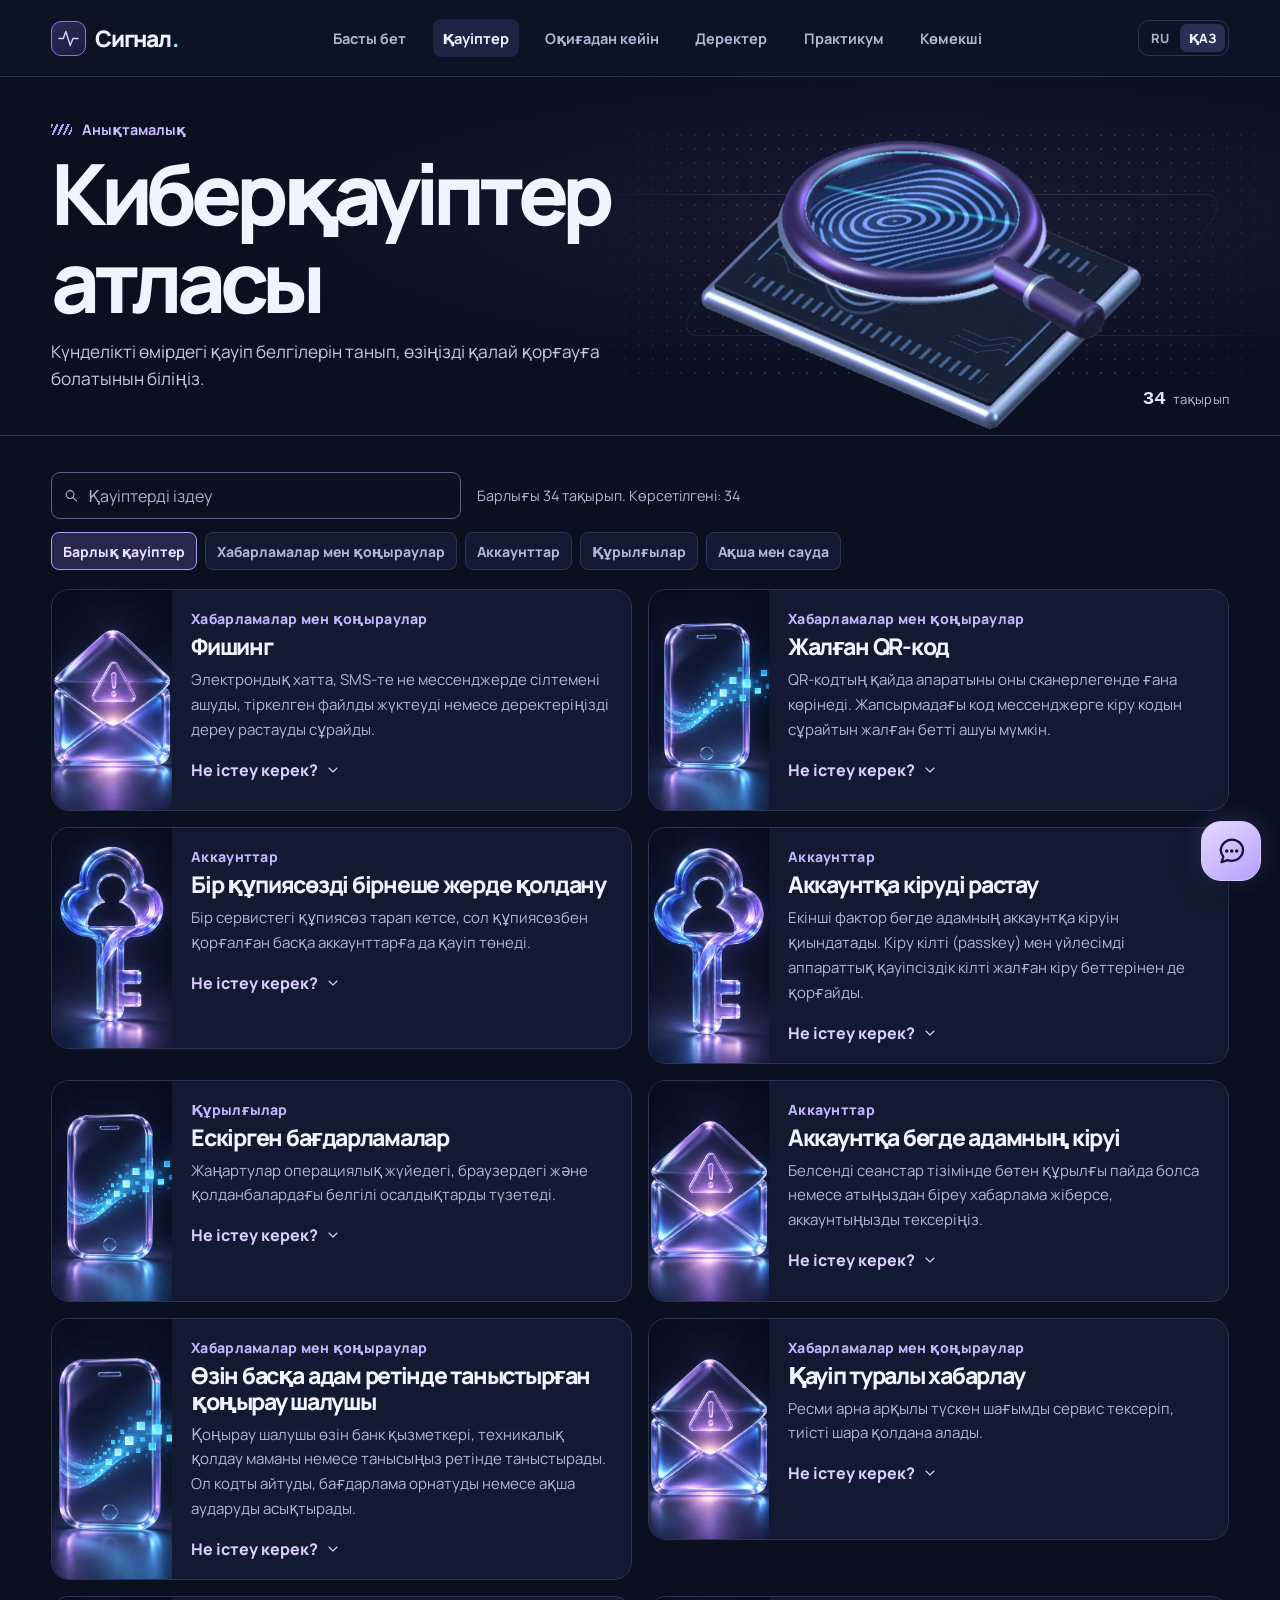
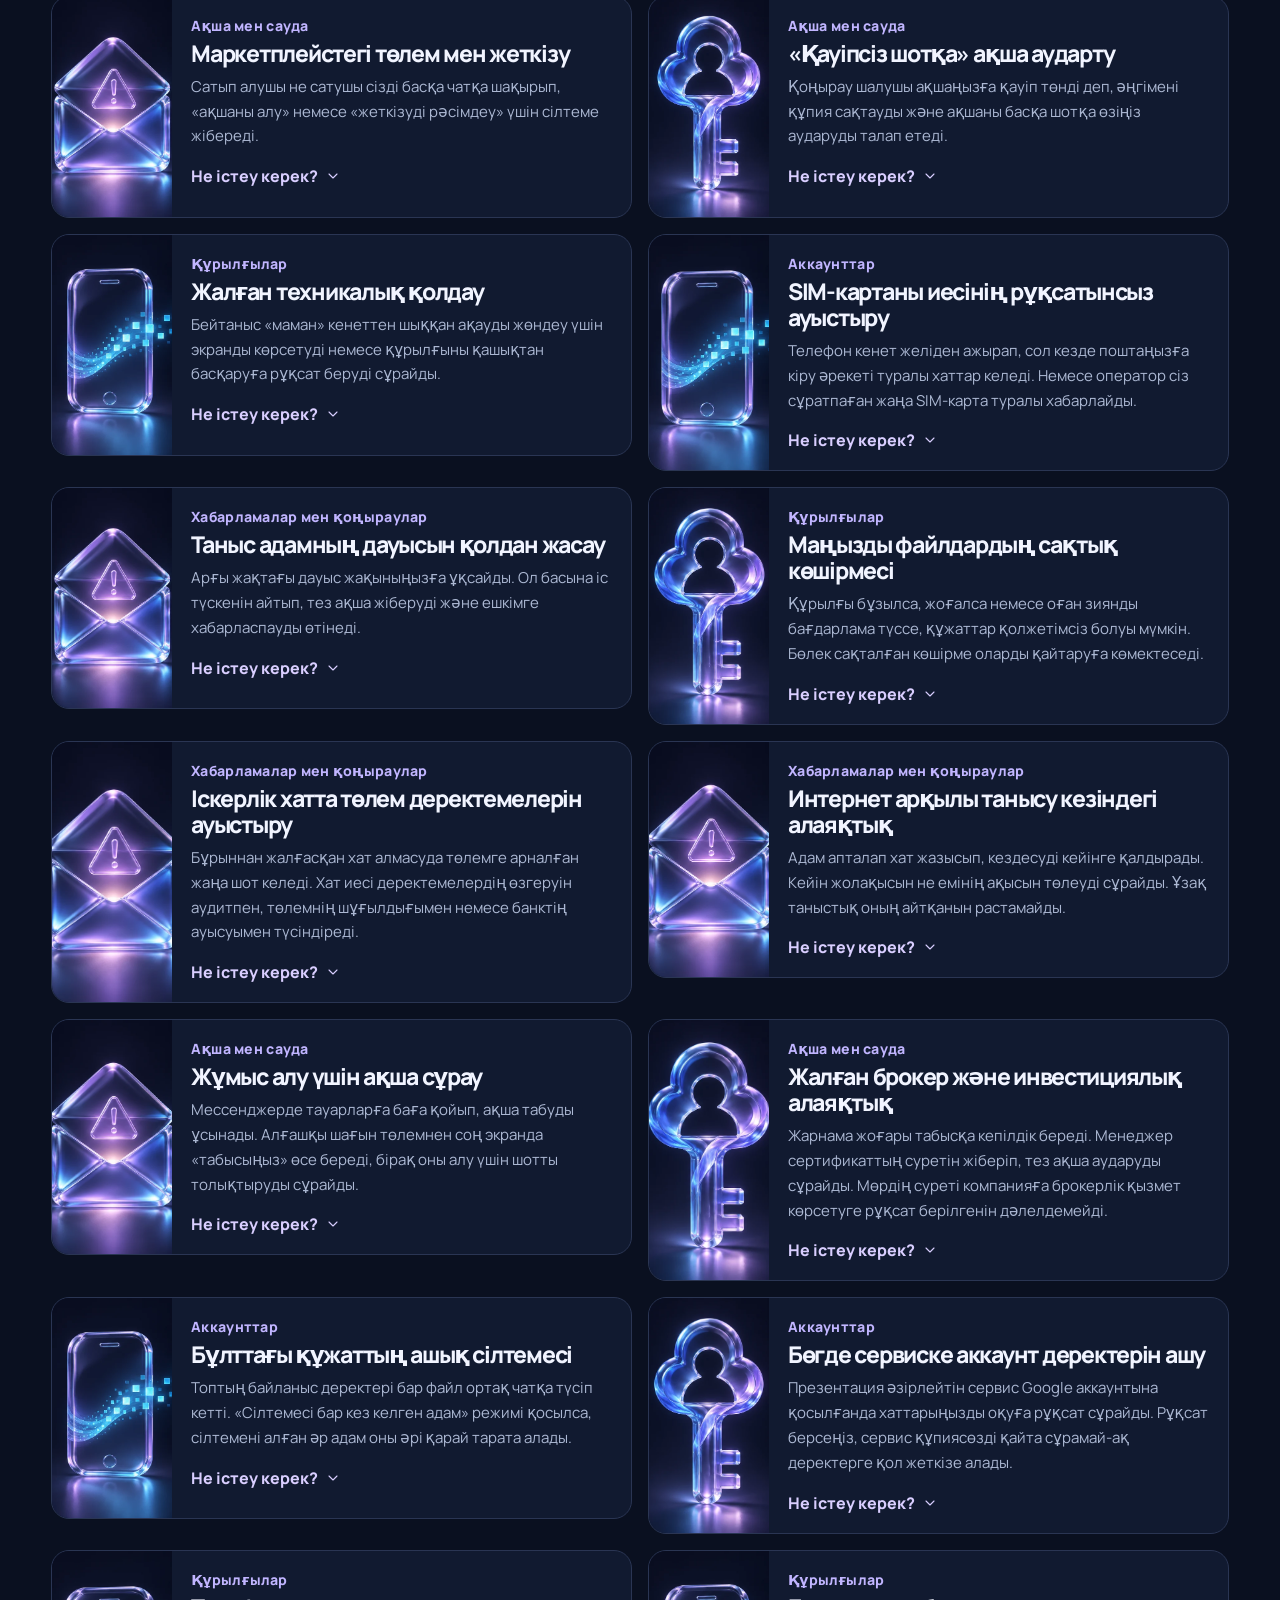
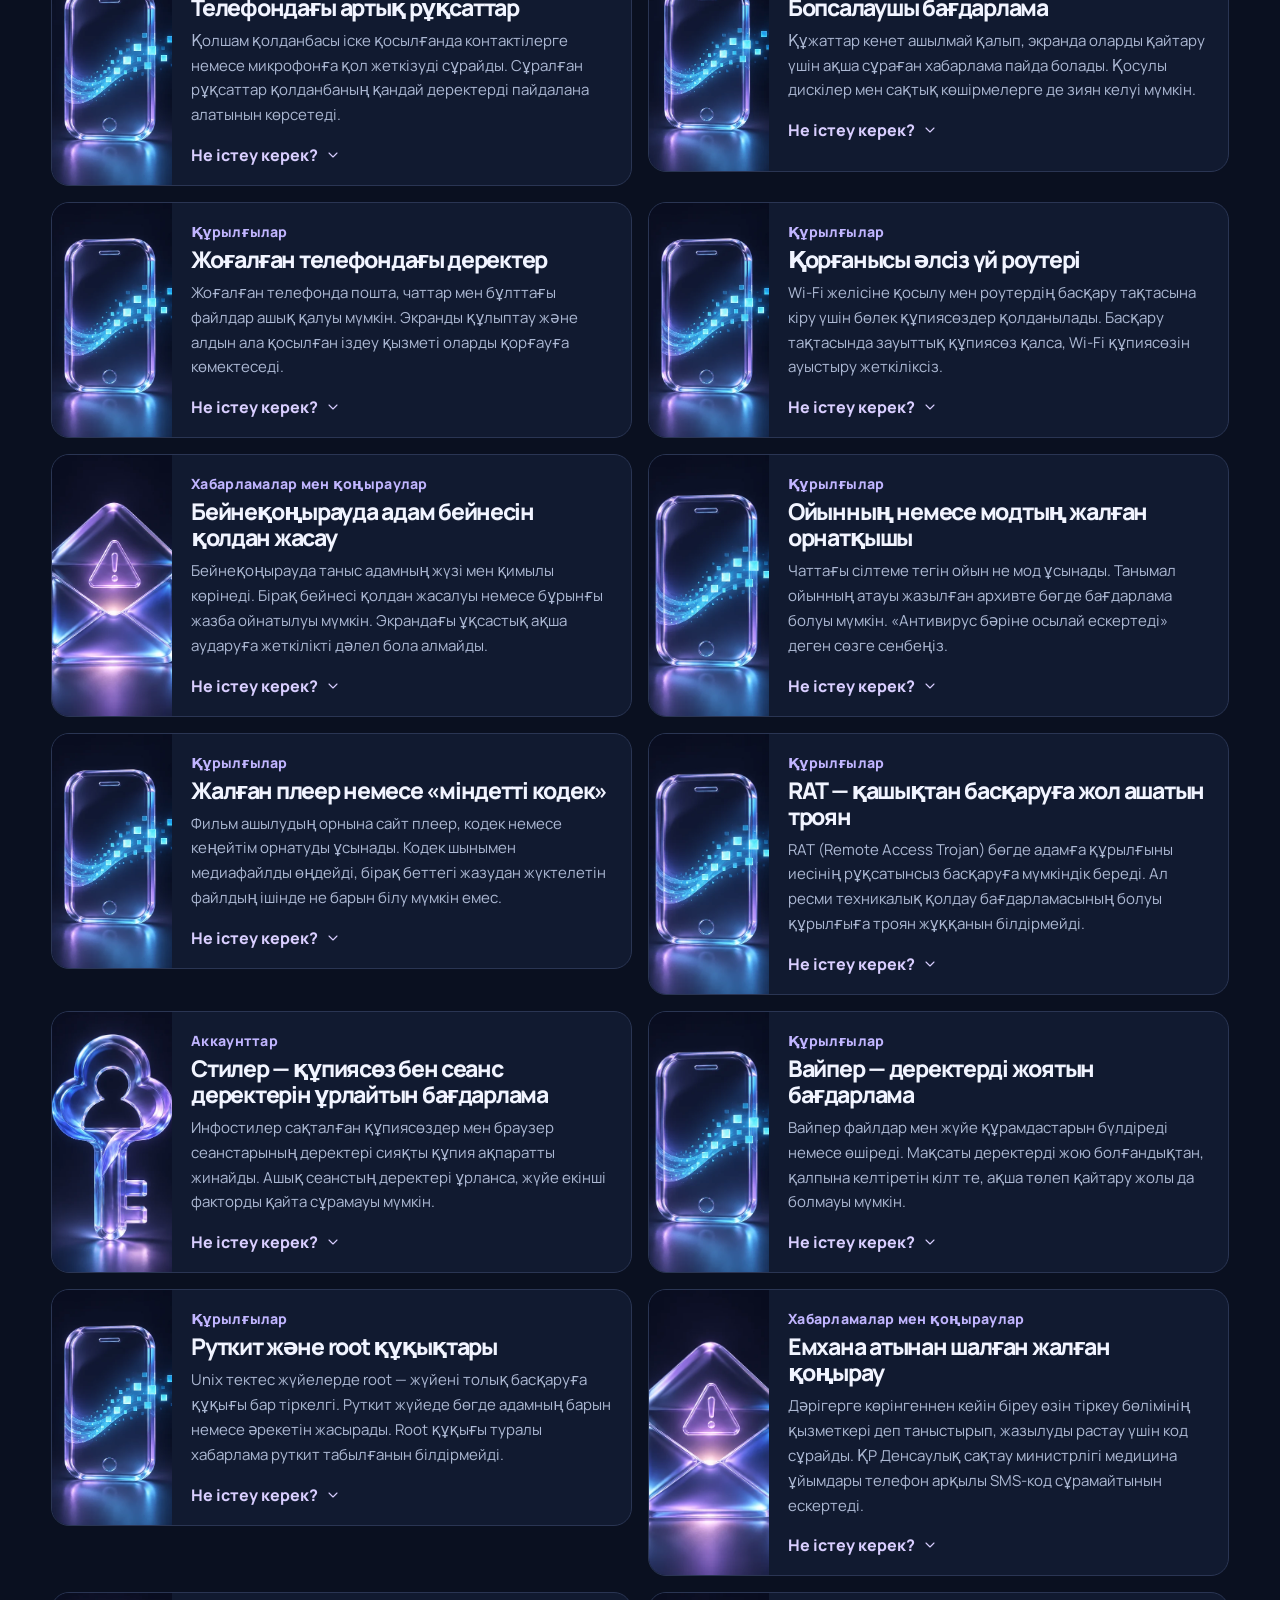
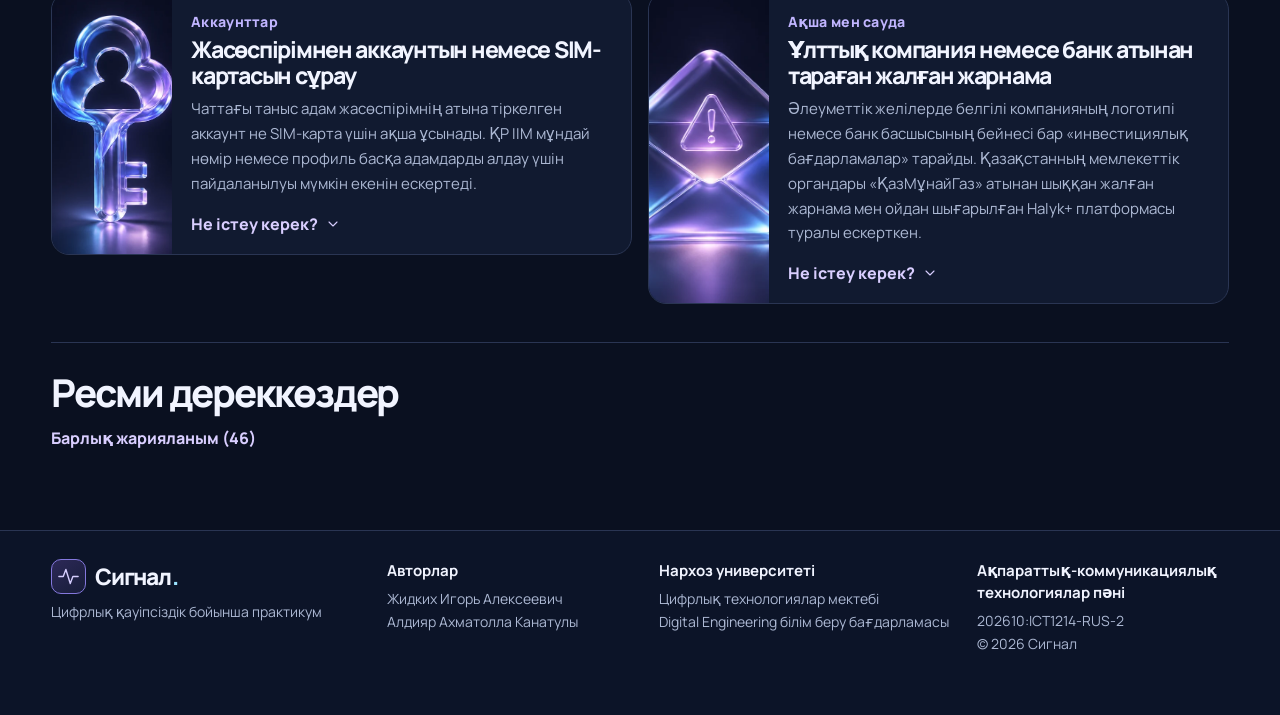
<file: kk/guide.html>
<!doctype html><html lang="kk"><head><meta charset="utf-8"><meta http-equiv="Content-Security-Policy" content="default-src 'self'; script-src 'self'; style-src 'self'; img-src 'self'; media-src 'self'; font-src 'self'; connect-src https://signal-narxoz-assistant.razezxc111.chatgpt.site; frame-src 'none'; object-src 'none'; base-uri 'none'; form-action 'none'"><meta name="signal-assistant-origin" content="https://signal-narxoz-assistant.razezxc111.chatgpt.site"><meta name="referrer" content="strict-origin-when-cross-origin"><meta name="viewport" content="width=device-width, initial-scale=1"><meta name="description" content="Киберқауіпті қалай тануға болады?"><link rel="alternate" hreflang="ru" href="../guide.html"><link rel="alternate" hreflang="kk" href="guide.html"><meta name="theme-color" content="#0a1020"><title>Қауіптер · Сигнал</title><link rel="icon" sizes="16x16 32x32 48x48 64x64" href="../assets/signal-mark.ico"><link rel="icon" sizes="180x180" type="image/png" href="../assets/signal-mark.png"><link rel="apple-touch-icon" href="../assets/signal-mark.png"><link rel="stylesheet" href="../style.css"><link rel="stylesheet" href="../assets/navigation.css"><script defer src="../classifier.js"></script><script defer src="content.js"></script><script defer src="../language.js"></script><script defer src="app.js"></script><script defer src="../official-sites.js"></script><script defer src="../site-navigation.js"></script><script defer src="../case-advice.js"></script><script defer src="../chat.js?v=public-gemini1"></script><script defer src="../motion.js"></script></head><body data-page="guide"><a class="skip" href="#main">Негізгі мазмұнға өту</a><header class="top"><div class="wrap top-inner"><a class="brand" href="index.html" aria-label="Сигнал, басты бет"><span class="brand-mark"><svg aria-hidden="true" viewBox="0 0 24 24" fill="none" stroke="currentColor" stroke-width="1.6" stroke-linecap="round" stroke-linejoin="round"><path d="M1 12h5l3-8 5 16 3-8h6"/></svg></span>Сигнал<span class="brand-period">.</span></a><nav aria-label="Негізгі мәзір"><a href="index.html">Басты бет</a><a href="guide.html" aria-current="page">Қауіптер</a><a href="response.html">Оқиғадан кейін</a><a href="data.html">Деректер</a><a href="lab.html">Практикум</a><a href="assistant.html">Көмекші</a></nav><div class="locale-switch" role="group" aria-label="Тілді таңдау"><a class="locale-option" hreflang="ru" lang="ru" href="../guide.html" aria-label="Русский">RU</a><a class="locale-option" hreflang="kk" lang="kk" href="guide.html" aria-label="Қазақша" aria-current="true">ҚАЗ</a></div></div></header><main id="main"><section class="chapter chapter-guide" aria-labelledby="chapter-title"><div class="wrap chapter-layout"><div class="chapter-copy"><div class="chapter-label"><span aria-hidden="true"></span>Анықтамалық</div><h1 id="chapter-title"><span class="word-mask"><span>Киберқауіптер</span></span> <span class="word-mask"><span>атласы</span></span></h1><p>Күнделікті өмірдегі қауіп белгілерін танып, өзіңізді қалай қорғауға болатынын біліңіз.</p></div><div class="chapter-instrument"><div class="instrument-lines" aria-hidden="true"><i></i><i></i></div><div class="instrument-image" aria-hidden="true"><img src="../assets/guide-loupe.webp" width="820" height="480" alt=""></div><div class="instrument-count"><b>34</b> тақырып</div></div></div></section><section class="wrap content-section"><div class="catalog-tools"><label class="search"><svg aria-hidden="true" viewBox="0 0 24 24" fill="none" stroke="currentColor" stroke-width="1.6" stroke-linecap="round" stroke-linejoin="round"><circle cx="10" cy="10" r="5.5"/><path d="m14 14 5 5"/></svg><input type="search" id="guide-query" placeholder="Қауіптерді іздеу" aria-label="Қауіптерді іздеу"></label><p id="guide-status" aria-live="polite"></p></div><div class="filters" aria-label="Қауіп түрі бойынша сүзу"><button class="chip" data-filter="all" aria-pressed="true">Барлық қауіптер</button><button class="chip" data-filter="messages" aria-pressed="false">Хабарламалар мен қоңыраулар</button><button class="chip" data-filter="accounts" aria-pressed="false">Аккаунттар</button><button class="chip" data-filter="devices" aria-pressed="false">Құрылғылар</button><button class="chip" data-filter="money" aria-pressed="false">Ақша мен сауда</button></div><div class="guide-grid"><article class="guide-item" id="phishing" data-group="messages"><img src="../assets/mail.webp" alt="" loading="lazy" width="510" height="700"><div><span class="kicker">Хабарламалар мен қоңыраулар</span><h2>Фишинг</h2><p>Электрондық хатта, SMS-те не мессенджерде сілтемені ашуды, тіркелген файлды жүктеуді немесе деректеріңізді дереу растауды сұрайды.</p><details><summary>Не істеу керек? <svg aria-hidden="true" viewBox="0 0 24 24" fill="none" stroke="currentColor" stroke-width="1.6" stroke-linecap="round" stroke-linejoin="round"><path d="m6 9 6 6 6-6"/></svg></summary><ol><li>Асықпай, бұл хабарламаны күттіңіз бе, соны ойлаңыз.</li><li>Қызметке әдеттегі жолмен кіріп, жеке кабинетте шынымен осындай сұрау бар ма, тексеріңіз.</li><li>Күмәнді хабарламаға поштада немесе мессенджерде шағым жіберіңіз.</li></ol><p class="sources"><a href="https://consumer.ftc.gov/articles/how-recognize-avoid-phishing-scams">FTC · Фишингті қалай тануға болады</a><a href="https://www.gov.kz/org/qriim/press/news/details/1271299?lang=kk">ҚР ІІМ · WhatsApp аккаунтын қорғау</a></p><a class="text-link" href="lab.html#practice-topic-phishing">Осы тақырыптағы тапсырма</a></details></div></article><article class="guide-item" id="qr" data-group="messages"><img src="../assets/device.webp" alt="" loading="lazy" width="510" height="700"><div><span class="kicker">Хабарламалар мен қоңыраулар</span><h2>Жалған QR-код</h2><p>QR-кодтың қайда апаратыны оны сканерлегенде ғана көрінеді. Жапсырмадағы код мессенджерге кіру кодын сұрайтын жалған бетті ашуы мүмкін.</p><details><summary>Не істеу керек? <svg aria-hidden="true" viewBox="0 0 24 24" fill="none" stroke="currentColor" stroke-width="1.6" stroke-linecap="round" stroke-linejoin="round"><path d="m6 9 6 6 6-6"/></svg></summary><ol><li>Хабарландыруды кім ілгенін анықтап, сол ұйымның ресми байланыс арнасын өзіңіз табыңыз.</li><li>Сілтемені ашпай тұрып, алдын ала көрсетілген мекенжайды тексеріңіз.</li><li>Бет сізден себепсіз кіру кодын немесе төлем деректерін сұраса, оны жабыңыз.</li></ol><p class="sources"><a href="https://www.gov.kz/org/mvd-mangystau/press/news/details/1166560?lang=kk">Маңғыстау облысының ПД · QR-код арқылы жасалатын алаяқтық</a><a href="https://consumer.ftc.gov/articles/how-recognize-avoid-phishing-scams">FTC · Фишингті қалай тануға болады</a></p><a class="text-link" href="lab.html#practice-topic-qr">Осы тақырыптағы тапсырма</a></details></div></article><article class="guide-item" id="password" data-group="accounts"><img src="../assets/key.webp" alt="" loading="lazy" width="510" height="700"><div><span class="kicker">Аккаунттар</span><h2>Бір құпиясөзді бірнеше жерде қолдану</h2><p>Бір сервистегі құпиясөз тарап кетсе, сол құпиясөзбен қорғалған басқа аккаунттарға да қауіп төнеді.</p><details><summary>Не істеу керек? <svg aria-hidden="true" viewBox="0 0 24 24" fill="none" stroke="currentColor" stroke-width="1.6" stroke-linecap="round" stroke-linejoin="round"><path d="m6 9 6 6 6-6"/></svg></summary><ol><li>Алдымен электрондық поштаңыз бен басқа маңызды аккаунттарыңызды тексеріңіз.</li><li>Қайталанатын құпиясөздерді ауыстырып, әр сервиске ұзын әрі бөлек құпиясөз таңдаңыз.</li><li>Оларды құпиясөз менеджерінде сақтаңыз. Менеджердің өзін де сенімді қорғаңыз.</li></ol><p class="sources"><a href="https://consumer.ftc.gov/articles/protect-your-personal-information-hackers-and-scammers">FTC · Жеке деректерді қорғау</a><a href="https://doi.org/10.6028/NIST.SP.800-63b-4">NIST SP 800-63B-4 · Цифрлық ортада тұлғаны растау</a></p><a class="text-link" href="lab.html#practice-topic-password">Осы тақырыптағы тапсырма</a></details></div></article><article class="guide-item" id="mfa" data-group="accounts"><img src="../assets/key.webp" alt="" loading="lazy" width="510" height="700"><div><span class="kicker">Аккаунттар</span><h2>Аккаунтқа кіруді растау</h2><p>Екінші фактор бөгде адамның аккаунтқа кіруін қиындатады. Кіру кілті (passkey) мен үйлесімді аппараттық қауіпсіздік кілті жалған кіру беттерінен де қорғайды.</p><details><summary>Не істеу керек? <svg aria-hidden="true" viewBox="0 0 24 24" fill="none" stroke="currentColor" stroke-width="1.6" stroke-linecap="round" stroke-linejoin="round"><path d="m6 9 6 6 6-6"/></svg></summary><ol><li>Сервистің қауіпсіздік баптауларынан кіруді қосымша тексеруді қосыңыз.</li><li>Сервис пен құрылғыңыз қолдаса, кіру кілтін таңдаңыз.</li><li>Өзіңіз бастамаған кіру сұрауын қабылдамаңыз. Аккаунттағы белсенді сеанстарды тексеріңіз.</li></ol><p class="sources"><a href="https://doi.org/10.6028/NIST.SP.800-63b-4">NIST SP 800-63B-4 · Цифрлық ортада тұлғаны растау</a><a href="https://www.gov.kz/org/qriim/press/news/details/1271299?lang=kk">ҚР ІІМ · WhatsApp аккаунтын қорғау</a></p><a class="text-link" href="lab.html#practice-topic-mfa">Осы тақырыптағы тапсырма</a></details></div></article><article class="guide-item" id="updates" data-group="devices"><img src="../assets/device.webp" alt="" loading="lazy" width="510" height="700"><div><span class="kicker">Құрылғылар</span><h2>Ескірген бағдарламалар</h2><p>Жаңартулар операциялық жүйедегі, браузердегі және қолданбалардағы белгілі осалдықтарды түзетеді.</p><details><summary>Не істеу керек? <svg aria-hidden="true" viewBox="0 0 24 24" fill="none" stroke="currentColor" stroke-width="1.6" stroke-linecap="round" stroke-linejoin="round"><path d="m6 9 6 6 6-6"/></svg></summary><ol><li>Автоматты жаңартуды қосып, қолжетімді жаңартуларды орнатыңыз.</li><li>Бағдарламаны ресми дүкеннен немесе әзірлеушінің сайтынан жүктеңіз.</li><li>Сақтық көшірмелерді бөлек сақтап, олардан файлды қалпына келтіріп көріңіз.</li></ol><p class="sources"><a href="https://consumer.ftc.gov/articles/protect-your-personal-information-hackers-and-scammers">FTC · Жеке деректерді қорғау</a><a href="https://consumer.ftc.gov/articles/how-recognize-avoid-phishing-scams">FTC · Фишингті қалай тануға болады</a></p><a class="text-link" href="lab.html#practice-topic-updates">Осы тақырыптағы тапсырма</a></details></div></article><article class="guide-item" id="incident" data-group="accounts"><img src="../assets/mail.webp" alt="" loading="lazy" width="510" height="700"><div><span class="kicker">Аккаунттар</span><h2>Аккаунтқа бөгде адамның кіруі</h2><p>Белсенді сеанстар тізімінде бөтен құрылғы пайда болса немесе атыңыздан біреу хабарлама жіберсе, аккаунтыңызды тексеріңіз.</p><details><summary>Не істеу керек? <svg aria-hidden="true" viewBox="0 0 24 24" fill="none" stroke="currentColor" stroke-width="1.6" stroke-linecap="round" stroke-linejoin="round"><path d="m6 9 6 6 6-6"/></svg></summary><ol><li>Сенімді құрылғыдан аккаунт баптауларын ашып, құпиясөзді ауыстырыңыз.</li><li>Бөгде сеанстарды аяқтаңыз, кіруді қалпына келтіру жолдарын тексеріңіз және таныстарыңызға ескертіңіз.</li><li>Ақша шешілуі мүмкін болса, банк қолданбасындағы немесе картада жазылған ресми нөмірге хабарласыңыз.</li></ol><p class="sources"><a href="https://consumer.ftc.gov/articles/how-recover-your-hacked-email-or-social-media-account">FTC · Пошта мен әлеуметтік желідегі аккаунтты қалпына келтіру</a><a href="https://www.gov.kz/org/qriim/press/news/details/1271299?lang=kk">ҚР ІІМ · WhatsApp аккаунтын қорғау</a></p><a class="text-link" href="lab.html#practice-topic-incident">Осы тақырыптағы тапсырма</a></details></div></article><article class="guide-item" id="voice" data-group="messages"><img src="../assets/device.webp" alt="" loading="lazy" width="510" height="700"><div><span class="kicker">Хабарламалар мен қоңыраулар</span><h2>Өзін басқа адам ретінде таныстырған қоңырау шалушы</h2><p>Қоңырау шалушы өзін банк қызметкері, техникалық қолдау маманы немесе танысыңыз ретінде таныстырады. Ол кодты айтуды, бағдарлама орнатуды немесе ақша аударуды асықтырады.</p><details><summary>Не істеу керек? <svg aria-hidden="true" viewBox="0 0 24 24" fill="none" stroke="currentColor" stroke-width="1.6" stroke-linecap="round" stroke-linejoin="round"><path d="m6 9 6 6 6-6"/></svg></summary><ol><li>Сізді асықтырса немесе кодты талап етсе, әңгімені аяқтаңыз.</li><li>Ұйымның нөмірін өзіңіз теріңіз. Танысыңыз қоңырау шалғандай болса, бұрыннан сақталған нөмірге қайта хабарласыңыз.</li><li>Операцияларды тексеру үшін банк қолданбасын өзіңіз ашыңыз.</li></ol><p class="sources"><a href="https://consumer.ftc.gov/articles/protect-your-personal-information-hackers-and-scammers">FTC · Жеке деректерді қорғау</a><a href="https://www.gov.kz/org/qriim/press/news/details/1271299?lang=kk">ҚР ІІМ · WhatsApp аккаунтын қорғау</a></p><a class="text-link" href="lab.html#practice-topic-voice">Осы тақырыптағы тапсырма</a></details></div></article><article class="guide-item" id="report" data-group="messages"><img src="../assets/mail.webp" alt="" loading="lazy" width="510" height="700"><div><span class="kicker">Хабарламалар мен қоңыраулар</span><h2>Қауіп туралы хабарлау</h2><p>Ресми арна арқылы түскен шағымды сервис тексеріп, тиісті шара қолдана алады.</p><details><summary>Не істеу керек? <svg aria-hidden="true" viewBox="0 0 24 24" fill="none" stroke="currentColor" stroke-width="1.6" stroke-linecap="round" stroke-linejoin="round"><path d="m6 9 6 6 6-6"/></svg></summary><ol><li>Оқиғаның уақытын белгілеңіз. Сипаттамада құпия ақпарат пен жеке деректерді жасырыңыз.</li><li>Қолданбадағы шағым батырмасын пайдаланыңыз немесе қолдау қызметінің ресми байланысын өзіңіз табыңыз.</li><li>Ақшаңызға зиян келсе, дереу банкке хабарласыңыз және полицияға ресми арнамен арыз беріңіз.</li></ol><p class="sources"><a href="https://sts.kz/kz/contacts">ҚР Мемлекеттік техникалық қызметі · Киберинцидент туралы хабарлау</a><a href="https://consumer.ftc.gov/articles/how-recognize-avoid-phishing-scams">FTC · Фишингті қалай тануға болады</a></p><a class="text-link" href="lab.html#practice-topic-report">Осы тақырыптағы тапсырма</a></details></div></article><article class="guide-item" id="marketplace" data-group="money"><img src="../assets/mail.webp" alt="" loading="lazy" width="510" height="700"><div><span class="kicker">Ақша мен сауда</span><h2>Маркетплейстегі төлем мен жеткізу</h2><p>Сатып алушы не сатушы сізді басқа чатқа шақырып, «ақшаны алу» немесе «жеткізуді рәсімдеу» үшін сілтеме жібереді.</p><details><summary>Не істеу керек? <svg aria-hidden="true" viewBox="0 0 24 24" fill="none" stroke="currentColor" stroke-width="1.6" stroke-linecap="round" stroke-linejoin="round"><path d="m6 9 6 6 6-6"/></svg></summary><ol><li>Платформаның ресми қолданбасынан мәмілені ашып, мәртебесін тексеріңіз.</li><li>Төлемнің қауіпсіз жолына көз жеткізгенше, сол платформаның чатында сөйлесіңіз.</li><li>Жіберілген сілтеме арқылы карта деректерін енгізіп қойсаңыз, банкке ресми арна арқылы хабарласыңыз.</li></ol><p class="sources"><a href="https://www.gov.kz/org/mvd-astana/press/media/details/22175?lang=kk">Астана қаласының ПД · Сауда алаңдарындағы алаяқтық</a><a href="https://nationalbank.kz/kz/news/informacionnye-soobshcheniya/20489">Қазақстан Ұлттық Банкі · Телефон алаяқтығы</a></p><a class="text-link" href="lab.html#practice-topic-marketplace">Осы тақырыптағы тапсырма</a><p><a class="text-link" href="response.html#payment">Оқиғадан кейінгі әрекеттер реті</a></p></details></div></article><article class="guide-item" id="bankfraud" data-group="money"><img src="../assets/key.webp" alt="" loading="lazy" width="510" height="700"><div><span class="kicker">Ақша мен сауда</span><h2>«Қауіпсіз шотқа» ақша аударту</h2><p>Қоңырау шалушы ақшаңызға қауіп төнді деп, әңгімені құпия сақтауды және ақшаны басқа шотқа өзіңіз аударуды талап етеді.</p><details><summary>Не істеу керек? <svg aria-hidden="true" viewBox="0 0 24 24" fill="none" stroke="currentColor" stroke-width="1.6" stroke-linecap="round" stroke-linejoin="round"><path d="m6 9 6 6 6-6"/></svg></summary><ol><li>Ол атыңызды білсе де, өзін полиция қызметкері деп таныстырса да, әңгімені аяқтаңыз.</li><li>Қолданбадағы немесе картадағы ресми нөмірмен банкке қоңырау шалып, операцияларды тексеріңіз.</li><li>Ақша аударылып кетсе, банктен өтінішіңізді тіркеуді сұраңыз. Операцияға дау айтуға бола ма, анықтап, түбіртекті сақтаңыз.</li></ol><p class="sources"><a href="https://nationalbank.kz/kz/news/informacionnye-soobshcheniya/20489">Қазақстан Ұлттық Банкі · Телефон алаяқтығы</a><a href="https://consumer.ftc.gov/articles/what-do-if-you-were-scammed">FTC · Алаяққа алданып қалсаңыз, не істеу керек?</a></p><a class="text-link" href="lab.html#practice-topic-bankfraud">Осы тақырыптағы тапсырма</a><p><a class="text-link" href="response.html#payment">Оқиғадан кейінгі әрекеттер реті</a></p></details></div></article><article class="guide-item" id="remote" data-group="devices"><img src="../assets/device.webp" alt="" loading="lazy" width="510" height="700"><div><span class="kicker">Құрылғылар</span><h2>Жалған техникалық қолдау</h2><p>Бейтаныс «маман» кенеттен шыққан ақауды жөндеу үшін экранды көрсетуді немесе құрылғыны қашықтан басқаруға рұқсат беруді сұрайды.</p><details><summary>Не істеу керек? <svg aria-hidden="true" viewBox="0 0 24 24" fill="none" stroke="currentColor" stroke-width="1.6" stroke-linecap="round" stroke-linejoin="round"><path d="m6 9 6 6 6-6"/></svg></summary><ol><li>Әңгімені аяқтап, ресми қолдау қызметіне өзіңіз хабарласыңыз.</li><li>Басқаруға рұқсат беріп қойсаңыз, сеансты аяқтап, құрылғыны желіден ажыратыңыз.</li><li>Төлемдерге қауіп төнсе, сенімді басқа құрылғыдан банкке хабарласып, маңызды аккаунттарыңызды тексеріңіз.</li></ol><p class="sources"><a href="https://nationalbank.kz/kz/news/informacionnye-soobshcheniya/20489">Қазақстан Ұлттық Банкі · Телефон алаяқтығы</a><a href="https://consumer.ftc.gov/articles/what-do-if-you-were-scammed">FTC · Алаяққа алданып қалсаңыз, не істеу керек?</a></p><a class="text-link" href="lab.html#practice-topic-remote">Осы тақырыптағы тапсырма</a><p><a class="text-link" href="response.html#device">Оқиғадан кейінгі әрекеттер реті</a></p></details></div></article><article class="guide-item" id="sim" data-group="accounts"><img src="../assets/device.webp" alt="" loading="lazy" width="510" height="700"><div><span class="kicker">Аккаунттар</span><h2>SIM-картаны иесінің рұқсатынсыз ауыстыру</h2><p>Телефон кенет желіден ажырап, сол кезде поштаңызға кіру әрекеті туралы хаттар келеді. Немесе оператор сіз сұратпаған жаңа SIM-карта туралы хабарлайды.</p><details><summary>Не істеу керек? <svg aria-hidden="true" viewBox="0 0 24 24" fill="none" stroke="currentColor" stroke-width="1.6" stroke-linecap="round" stroke-linejoin="round"><path d="m6 9 6 6 6-6"/></svg></summary><ol><li>Басқа құрылғыдан оператордың ресми қызметіне хабарласып, нөміріңіздің күйін анықтаңыз.</li><li>Интернет-банк осы нөмірге байланған болса, банкке қоңырау шалып, жағдайды түсіндіріңіз.</li><li>Поштаңыз бен маңызды аккаунттарға кіре алатыныңызды тексеріңіз. Сервис қолдаса, кіру кілтін немесе аутентификатор қолданбасын таңдауға болады.</li></ol><p class="sources"><a href="https://consumer.ftc.gov/consumer-alerts/2019/10/sim-swap-scams-how-protect-yourself">FTC · SIM-картаны заңсыз ауыстырудан қорғану</a><a href="https://doi.org/10.6028/NIST.SP.800-63b-4">NIST SP 800-63B-4 · Цифрлық ортада тұлғаны растау</a></p><a class="text-link" href="lab.html#practice-topic-sim">Осы тақырыптағы тапсырма</a><p><a class="text-link" href="response.html#sim">Оқиғадан кейінгі әрекеттер реті</a></p></details></div></article><article class="guide-item" id="voiceclone" data-group="messages"><img src="../assets/mail.webp" alt="" loading="lazy" width="510" height="700"><div><span class="kicker">Хабарламалар мен қоңыраулар</span><h2>Таныс адамның дауысын қолдан жасау</h2><p>Арғы жақтағы дауыс жақыныңызға ұқсайды. Ол басына іс түскенін айтып, тез ақша жіберуді және ешкімге хабарласпауды өтінеді.</p><details><summary>Не істеу керек? <svg aria-hidden="true" viewBox="0 0 24 24" fill="none" stroke="currentColor" stroke-width="1.6" stroke-linecap="round" stroke-linejoin="round"><path d="m6 9 6 6 6-6"/></svg></summary><ol><li>Қоңырауды аяқтап, сол адамға бұрыннан сақталған нөмірі арқылы хабарласыңыз.</li><li>Жақыныңыз жауап бермесе, жағдайды сенетін басқа адамнан сұрастырыңыз.</li><li>Ақша аударуды оқиғаның рас екенін бөлек арна арқылы анықтаған соң ғана шешіңіз.</li></ol><p class="sources"><a href="https://consumer.ftc.gov/consumer-alerts/2023/03/scammers-use-ai-enhance-their-family-emergency-schemes">FTC · Дауысты қолдан жасап алдау</a><a href="https://nationalbank.kz/kz/news/informacionnye-soobshcheniya/20489">Қазақстан Ұлттық Банкі · Телефон алаяқтығы</a></p><a class="text-link" href="lab.html#practice-topic-voiceclone">Осы тақырыптағы тапсырма</a></details></div></article><article class="guide-item" id="backup" data-group="devices"><img src="../assets/key.webp" alt="" loading="lazy" width="510" height="700"><div><span class="kicker">Құрылғылар</span><h2>Маңызды файлдардың сақтық көшірмесі</h2><p>Құрылғы бұзылса, жоғалса немесе оған зиянды бағдарлама түссе, құжаттар қолжетімсіз болуы мүмкін. Бөлек сақталған көшірме оларды қайтаруға көмектеседі.</p><details><summary>Не істеу керек? <svg aria-hidden="true" viewBox="0 0 24 24" fill="none" stroke="currentColor" stroke-width="1.6" stroke-linecap="round" stroke-linejoin="round"><path d="m6 9 6 6 6-6"/></svg></summary><ol><li>Қайта жинау қиын болатын құжаттарды, фотоларды және оқу материалдарын тізіп шығыңыз.</li><li>Сенімді сервисте автоматты көшіруді қосыңыз немесе файлдарды бөлек тасымалдағышқа жүйелі түрде көшіріңіз.</li><li>Көшірмеден бір файлды қалпына келтіріп, оның ашылатынын тексеріңіз.</li></ol><p class="sources"><a href="https://consumer.ftc.gov/articles/how-recognize-avoid-phishing-scams">FTC · Фишингті қалай тануға болады</a><a href="https://consumer.ftc.gov/articles/protect-your-personal-information-hackers-and-scammers">FTC · Жеке деректерді қорғау</a></p><a class="text-link" href="lab.html#practice-topic-backup">Осы тақырыптағы тапсырма</a></details></div></article><article class="guide-item" id="invoice" data-group="messages"><img src="../assets/mail.webp" alt="" loading="lazy" width="510" height="700"><div><span class="kicker">Хабарламалар мен қоңыраулар</span><h2>Іскерлік хатта төлем деректемелерін ауыстыру</h2><p>Бұрыннан жалғасқан хат алмасуда төлемге арналған жаңа шот келеді. Хат иесі деректемелердің өзгеруін аудитпен, төлемнің шұғылдығымен немесе банктің ауысуымен түсіндіреді.</p><details><summary>Не істеу керек? <svg aria-hidden="true" viewBox="0 0 24 24" fill="none" stroke="currentColor" stroke-width="1.6" stroke-linecap="round" stroke-linejoin="round"><path d="m6 9 6 6 6-6"/></svg></summary><ol><li>Төлемді кідіртіп, жеткізушінің нөмірін шарттан не өз байланыс тізіміңізден табыңыз.</li><li>Жауапты қызметкерге қоңырау шалыңыз. Аударымды растамас бұрын алушының атауы мен жаңа деректемелерін салыстырыңыз.</li><li>Ақшаны жіберіп қойсаңыз, ықтимал алаяқтық туралы бірден банкіңізге хабарлаңыз. Хат пен төлем түбіртегін сақтаңыз.</li></ol><p class="sources"><a href="https://www.fbi.gov/how-we-can-help-you/common-frauds-and-scams/business-email-compromise">FBI · Іскерлік хат алмасуда төлем деректемелерін ауыстыру</a><a href="https://consumer.ftc.gov/articles/what-do-if-you-were-scammed">FTC · Алаяққа алданып қалсаңыз, не істеу керек?</a></p><a class="text-link" href="lab.html#practice-topic-invoice">Осы тақырыптағы тапсырма</a></details></div></article><article class="guide-item" id="dating" data-group="messages"><img src="../assets/mail.webp" alt="" loading="lazy" width="510" height="700"><div><span class="kicker">Хабарламалар мен қоңыраулар</span><h2>Интернет арқылы танысу кезіндегі алаяқтық</h2><p>Адам апталап хат жазысып, кездесуді кейінге қалдырады. Кейін жолақысын не емінің ақысын төлеуді сұрайды. Ұзақ таныстық оның айтқанын растамайды.</p><details><summary>Не істеу керек? <svg aria-hidden="true" viewBox="0 0 24 24" fill="none" stroke="currentColor" stroke-width="1.6" stroke-linecap="round" stroke-linejoin="round"><path d="m6 9 6 6 6-6"/></svg></summary><ol><li>Тек интернеттен таныған адамға ақша аудармаңыз, сыйлық картасының кодын да бермеңіз.</li><li>Өтінішті сенетін адамыңызбен талқылаңыз. Профильдегі фотоны сурет бойынша іздеп көріңіз: кейде сол сурет басқа атпен де жарияланған болады.</li><li>Байланысты үзіп, танысу қолданбасында профильге шағым жіберіңіз. Ақша төлеп қойсаңыз, банкке немесе төлем сервисіне хабарласыңыз.</li></ol><p class="sources"><a href="https://consumer.ftc.gov/articles/what-know-about-romance-scams">FTC · Танысу сайттарындағы алаяқтық</a><a href="https://consumer.ftc.gov/articles/what-do-if-you-were-scammed">FTC · Алаяққа алданып қалсаңыз, не істеу керек?</a></p><a class="text-link" href="lab.html#practice-topic-dating">Осы тақырыптағы тапсырма</a></details></div></article><article class="guide-item" id="taskjob" data-group="money"><img src="../assets/mail.webp" alt="" loading="lazy" width="510" height="700"><div><span class="kicker">Ақша мен сауда</span><h2>Жұмыс алу үшін ақша сұрау</h2><p>Мессенджерде тауарларға баға қойып, ақша табуды ұсынады. Алғашқы шағын төлемнен соң экранда «табысыңыз» өсе береді, бірақ оны алу үшін шотты толықтыруды сұрайды.</p><details><summary>Не істеу керек? <svg aria-hidden="true" viewBox="0 0 24 24" fill="none" stroke="currentColor" stroke-width="1.6" stroke-linecap="round" stroke-linejoin="round"><path d="m6 9 6 6 6-6"/></svg></summary><ol><li>Келесі тапсырманы алу немесе еңбекақыны шығару үшін өз ақшаңызды салуды сұраса, тоқтаңыз.</li><li>«Соңғы тапсырмаға» деп қарыз алмаңыз. Экрандағы сома мен алғашқы төлем қалған ақшаны ала алатыныңызға кепіл болмайды.</li><li>Аударымдар тарихы мен хаттарды сақтаңыз. Ақша жіберіп қойсаңыз, бірден банкке не төлем сервисіне хабарласыңыз.</li></ol><p class="sources"><a href="https://consumer.ftc.gov/consumer-alerts/2025/08/how-spot-avoid-task-scams">FTC · Ақша салуды талап ететін жалған жұмыс</a><a href="https://consumer.ftc.gov/articles/what-do-if-you-were-scammed">FTC · Алаяққа алданып қалсаңыз, не істеу керек?</a></p><a class="text-link" href="lab.html#practice-topic-taskjob">Осы тақырыптағы тапсырма</a></details></div></article><article class="guide-item" id="broker" data-group="money"><img src="../assets/key.webp" alt="" loading="lazy" width="510" height="700"><div><span class="kicker">Ақша мен сауда</span><h2>Жалған брокер және инвестициялық алаяқтық</h2><p>Жарнама жоғары табысқа кепілдік береді. Менеджер сертификаттың суретін жіберіп, тез ақша аударуды сұрайды. Мөрдің суреті компанияға брокерлік қызмет көрсетуге рұқсат берілгенін дәлелдемейді.</p><details><summary>Не істеу керек? <svg aria-hidden="true" viewBox="0 0 24 24" fill="none" stroke="currentColor" stroke-width="1.6" stroke-linecap="round" stroke-linejoin="round"><path d="m6 9 6 6 6-6"/></svg></summary><ol><li>Қазақстандағы брокерді тексеру үшін реттеуші органның ресми сайтын өзіңіз ашып, тізілімнен компанияны табыңыз.</li><li>Толық атауын, лицензиясының қолданыста екенін және рұқсат етілген қызмет түрін салыстырыңыз. Деректер сәйкес келмесе, ақша аударуды кідіртіңіз.</li><li>Жарнаманы, хаттарды және түбіртектерді сақтаңыз. Алаяқтық белгілері болса, байланысты тоқтатып, банк пен құқық қорғау органдарына хабарласыңыз.</li></ol><p class="sources"><a href="https://www.gov.kz/org/ardfm/press/news/details/1162182?lang=kk">ҚР Қаржы нарығын реттеу және дамыту агенттігі · Брокердің лицензиясын тексеру</a><a href="https://consumer.ftc.gov/articles/what-do-if-you-were-scammed">FTC · Алаяққа алданып қалсаңыз, не істеу керек?</a></p><a class="text-link" href="lab.html#practice-topic-broker">Осы тақырыптағы тапсырма</a></details></div></article><article class="guide-item" id="cloudshare" data-group="accounts"><img src="../assets/device.webp" alt="" loading="lazy" width="510" height="700"><div><span class="kicker">Аккаунттар</span><h2>Бұлттағы құжаттың ашық сілтемесі</h2><p>Топтың байланыс деректері бар файл ортақ чатқа түсіп кетті. «Сілтемесі бар кез келген адам» режимі қосылса, сілтемені алған әр адам оны әрі қарай тарата алады.</p><details><summary>Не істеу керек? <svg aria-hidden="true" viewBox="0 0 24 24" fill="none" stroke="currentColor" stroke-width="1.6" stroke-linecap="round" stroke-linejoin="round"><path d="m6 9 6 6 6-6"/></svg></summary><ol><li>Ортақ пайдалану баптауларынан шақырылған адамдардың тізімін де, сілтеме арқылы кіру режимін де тексеріңіз.</li><li>Жабық файлға кіруді шектеп, керек адамдарды электрондық поштасы арқылы шақырыңыз. Тек оқитындарға көру құқығын беріңіз.</li><li>Файл тұрған қалтаның рұқсаттарын тексеріңіз. Файлға қалтаның рұқсаттары қолданылса, қалта баптауын өзгертіңіз немесе файлды қолжетімділігі шектеулі басқа қалтаға көшіріңіз.</li></ol><p class="sources"><a href="https://support.google.com/drive/answer/7166529?hl=ru">Google Диск · Файлға кімнің қол жеткізе алатынын басқару</a></p><a class="text-link" href="lab.html#practice-topic-cloudshare">Осы тақырыптағы тапсырма</a></details></div></article><article class="guide-item" id="linkedapps" data-group="accounts"><img src="../assets/key.webp" alt="" loading="lazy" width="510" height="700"><div><span class="kicker">Аккаунттар</span><h2>Бөгде сервиске аккаунт деректерін ашу</h2><p>Презентация әзірлейтін сервис Google аккаунтына қосылғанда хаттарыңызды оқуға рұқсат сұрайды. Рұқсат берсеңіз, сервис құпиясөзді қайта сұрамай-ақ деректерге қол жеткізе алады.</p><details><summary>Не істеу керек? <svg aria-hidden="true" viewBox="0 0 24 24" fill="none" stroke="currentColor" stroke-width="1.6" stroke-linecap="round" stroke-linejoin="round"><path d="m6 9 6 6 6-6"/></svg></summary><ol><li>Келісім терезесінде қандай деректер мен әрекеттер аталғанын оқыңыз. Олар мақсатыңызға қажет болмаса, рұқсат бермеңіз.</li><li>Аккаунт баптауларынан қосылған бөгде сервистерді тауып, қажетсіз сервистің рұқсатын қайтарып алыңыз.</li><li>Әзірлеушінің дерек сақтау шарттарын тексеріңіз. Бұрын көшірілген деректерді өшірту үшін сервистің өзіне өтініш жолдаңыз.</li></ol><p class="sources"><a href="https://support.google.com/accounts/answer/14012355?hl=ru">Google аккаунты · Бөгде қолданба қандай деректерге қол жеткізеді?</a><a href="https://support.google.com/accounts/answer/13533235?hl=ru">Google аккаунты · Қолданбаларға берілген рұқсатты тексеру және қайтарып алу</a></p><a class="text-link" href="lab.html#practice-topic-linkedapps">Осы тақырыптағы тапсырма</a></details></div></article><article class="guide-item" id="permissions" data-group="devices"><img src="../assets/device.webp" alt="" loading="lazy" width="510" height="700"><div><span class="kicker">Құрылғылар</span><h2>Телефондағы артық рұқсаттар</h2><p>Қолшам қолданбасы іске қосылғанда контактілерге немесе микрофонға қол жеткізуді сұрайды. Сұралған рұқсаттар қолданбаның қандай деректерді пайдалана алатынын көрсетеді.</p><details><summary>Не істеу керек? <svg aria-hidden="true" viewBox="0 0 24 24" fill="none" stroke="currentColor" stroke-width="1.6" stroke-linecap="round" stroke-linejoin="round"><path d="m6 9 6 6 6-6"/></svg></summary><ol><li>Сұралған рұқсатты орындалатын жұмыспен салыстырыңыз. Қолшамға контактілер қажет болмаса, сұрауды қабылдамаңыз.</li><li>Android баптауларынан қолданбаны таңдап, рұқсаттар бөлімін ашыңыз. Оларды орнатып болғаннан кейін де өзгерте аласыз.</li><li>Мүмкіндік тек қолданба ашық кезде керек болса, жүйе ұсынған жағдайда рұқсатты сол уақытпен шектеңіз.</li></ol><p class="sources"><a href="https://support.google.com/android/answer/9431959?hl=ru">Android · Телефондағы қолданба рұқсаттары</a></p><a class="text-link" href="lab.html#practice-topic-permissions">Осы тақырыптағы тапсырма</a></details></div></article><article class="guide-item" id="ransomware" data-group="devices"><img src="../assets/device.webp" alt="" loading="lazy" width="510" height="700"><div><span class="kicker">Құрылғылар</span><h2>Бопсалаушы бағдарлама</h2><p>Құжаттар кенет ашылмай қалып, экранда оларды қайтару үшін ақша сұраған хабарлама пайда болады. Қосулы дискілер мен сақтық көшірмелерге де зиян келуі мүмкін.</p><details><summary>Не істеу керек? <svg aria-hidden="true" viewBox="0 0 24 24" fill="none" stroke="currentColor" stroke-width="1.6" stroke-linecap="round" stroke-linejoin="round"><path d="m6 9 6 6 6-6"/></svg></summary><ol><li>Хабарламаны тіркеп алыңыз, мысалы, басқа құрылғымен суретке түсіріңіз. Зақымданған компьютерді желіден ажыратыңыз.</li><li>Жұмыс не оқу құрылғысы болса, ІТ қызметіне басқа арнадан хабарласыңыз. Сақтық көшірмесі бар дискіні оған қоспаңыз.</li><li>Құрылғыны тазарту және көшірмені тексеру үшін маманның көмегіне жүгініңіз. Файлдарды тексерілген көшірмеден таза құрылғыға қалпына келтіріңіз.</li></ol><p class="sources"><a href="https://www.cyber.gov.au/guidance/steps-to-take-following-a-ransomware-attack">Австралияның киберқауіпсіздік орталығы · Бопсалаушы бағдарлама анықталса, не істеу керек?</a></p><a class="text-link" href="lab.html#practice-topic-ransomware">Осы тақырыптағы тапсырма</a></details></div></article><article class="guide-item" id="lostphone" data-group="devices"><img src="../assets/device.webp" alt="" loading="lazy" width="510" height="700"><div><span class="kicker">Құрылғылар</span><h2>Жоғалған телефондағы деректер</h2><p>Жоғалған телефонда пошта, чаттар мен бұлттағы файлдар ашық қалуы мүмкін. Экранды құлыптау және алдын ала қосылған іздеу қызметі оларды қорғауға көмектеседі.</p><details><summary>Не істеу керек? <svg aria-hidden="true" viewBox="0 0 24 24" fill="none" stroke="currentColor" stroke-width="1.6" stroke-linecap="round" stroke-linejoin="round"><path d="m6 9 6 6 6-6"/></svg></summary><ol><li>Сенімді құрылғыдан Android құрылғыларын іздейтін ресми сервисті ашып, өз телефоныңызды таңдаңыз.</li><li>Телефонды жоғалған деп белгілеңіз. Қажет болса, құлыптау экранына хабарласуға болатын басқа нөмірді жазыңыз.</li><li>Деректерді қашықтан өшірмес бұрын салдарын ескеріңіз. Телефон бастапқы күйіне қайтарылған соң, іздеу сервисінде оның тұрған жері көрсетілмейді.</li></ol><p class="sources"><a href="https://support.google.com/android/answer/6160491?hl=ru">Android · Жоғалған құрылғыны табу және бұғаттау</a></p><a class="text-link" href="lab.html#practice-topic-lostphone">Осы тақырыптағы тапсырма</a></details></div></article><article class="guide-item" id="homerouter" data-group="devices"><img src="../assets/device.webp" alt="" loading="lazy" width="510" height="700"><div><span class="kicker">Құрылғылар</span><h2>Қорғанысы әлсіз үй роутері</h2><p>Wi-Fi желісіне қосылу мен роутердің басқару тақтасына кіру үшін бөлек құпиясөздер қолданылады. Басқару тақтасында зауыттық құпиясөз қалса, Wi-Fi құпиясөзін ауыстыру жеткіліксіз.</p><details><summary>Не істеу керек? <svg aria-hidden="true" viewBox="0 0 24 24" fill="none" stroke="currentColor" stroke-width="1.6" stroke-linecap="round" stroke-linejoin="round"><path d="m6 9 6 6 6-6"/></svg></summary><ol><li>Өндіруші нұсқаулығымен роутер баптауларын ашыңыз. Басқару тақтасы мен Wi-Fi желісіне екі бөлек, сенімді құпиясөз орнатыңыз.</li><li>WPA3 Personal немесе WPA2 Personal шифрлауын таңдап, өндірушінің жаңартулары бар-жоғын тексеріңіз.</li><li>Роутер қолдаса, қонақтарға бөлек атауы мен құпиясөзі бар желі жасаңыз. Олар сол желі арқылы интернетке қосыла алады.</li></ol><p class="sources"><a href="https://consumer.ftc.gov/articles/how-secure-your-home-wi-fi-network">FTC · Үйдегі Wi-Fi желісін қорғау</a></p><a class="text-link" href="lab.html#practice-topic-homerouter">Осы тақырыптағы тапсырма</a></details></div></article><article class="guide-item" id="video-deepfake" data-group="messages"><img src="../assets/mail.webp" alt="" loading="lazy" width="510" height="700"><div><span class="kicker">Хабарламалар мен қоңыраулар</span><h2>Бейнеқоңырауда адам бейнесін қолдан жасау</h2><p>Бейнеқоңырауда таныс адамның жүзі мен қимылы көрінеді. Бірақ бейнесі қолдан жасалуы немесе бұрынғы жазба ойнатылуы мүмкін. Экрандағы ұқсастық ақша аударуға жеткілікті дәлел бола алмайды.</p><details><summary>Не істеу керек? <svg aria-hidden="true" viewBox="0 0 24 24" fill="none" stroke="currentColor" stroke-width="1.6" stroke-linecap="round" stroke-linejoin="round"><path d="m6 9 6 6 6-6"/></svg></summary><ol><li>Экрандағы адам асықтырса да, ақша жіберуді немесе құжат беруді кідіртіңіз.</li><li>Қоңырауды аяқтап, бұрын сақталған нөмірге өзіңіз хабарласыңыз. Тапсырманы сол адам берді ме, алушы кім, соны нақтылаңыз.</li><li>Өтініш жұмысқа не оқуға қатысты болса, жауапты қызметкермен әдеттегі жұмыс арнасында келісіңіз.</li></ol><p class="sources"><a href="https://www.gov.kz/memleket/entities/ardfm/press/news/details/1180424?lang=kk">ҚР Қаржы нарығын реттеу және дамыту агенттігі · Дипфейкпен байланысты алаяқтық</a><a href="https://www.info.gov.hk/gia/general/202406/26/P2024062600192.htm">Гонконг үкіметі · Жалған бейнеконференцияға қатысты оқиға</a></p><a class="text-link" href="lab.html#practice-topic-video-deepfake">Осы тақырыптағы тапсырма</a></details></div></article><article class="guide-item" id="game-installer" data-group="devices"><img src="../assets/device.webp" alt="" loading="lazy" width="510" height="700"><div><span class="kicker">Құрылғылар</span><h2>Ойынның немесе модтың жалған орнатқышы</h2><p>Чаттағы сілтеме тегін ойын не мод ұсынады. Танымал ойынның атауы жазылған архивте бөгде бағдарлама болуы мүмкін. «Антивирус бәріне осылай ескертеді» деген сөзге сенбеңіз.</p><details><summary>Не істеу керек? <svg aria-hidden="true" viewBox="0 0 24 24" fill="none" stroke="currentColor" stroke-width="1.6" stroke-linecap="round" stroke-linejoin="round"><path d="m6 9 6 6 6-6"/></svg></summary><ol><li>Ойынды өзіңіз пайдаланатын дүкеннен немесе әзірлеушінің сайтынан іздеңіз. Модты қайдан алып, қалай орнатуды ойын авторы ұсынатынын тексеріңіз.</li><li>Чаттан келген орнатқыш қорғанысты өшіруді немесе файлды антивирустың ерекшелік тізіміне қосуды сұраса, оны жабыңыз.</li><li>Файлды іске қосып қойсаңыз, бұл құрылғыда құпиясөз енгізуді доғарып, оны жаңартылған қорғаныс бағдарламасымен тексеріңіз. Оқу орнының компьютері болса, ІТ қызметіне хабарлаңыз.</li></ol><p class="sources"><a href="https://www.cyber.gov.au/sites/default/files/2024-03/Security-tips-for-online-gaming.pdf">Австралияның киберқауіпсіздік орталығы · Ойындар мен модтарды қауіпсіз жүктеу (PDF, 6-бет)</a><a href="https://learn.microsoft.com/ru-ru/defender-endpoint/malware/unwanted-software">Microsoft Learn · Қажетсіз бағдарламалардан қорғану</a><a href="https://www.cyber.gc.ca/en/guidance/protect-your-organization-malware-itsap00057">Канаданың киберқауіпсіздік орталығы · Зиянды бағдарламалардан қорғану</a></p><a class="text-link" href="lab.html#practice-topic-game-installer">Осы тақырыптағы тапсырма</a></details></div></article><article class="guide-item" id="fake-codec" data-group="devices"><img src="../assets/device.webp" alt="" loading="lazy" width="510" height="700"><div><span class="kicker">Құрылғылар</span><h2>Жалған плеер немесе «міндетті кодек»</h2><p>Фильм ашылудың орнына сайт плеер, кодек немесе кеңейтім орнатуды ұсынады. Кодек шынымен медиафайлды өңдейді, бірақ беттегі жазудан жүктелетін файлдың ішінде не барын білу мүмкін емес.</p><details><summary>Не істеу керек? <svg aria-hidden="true" viewBox="0 0 24 24" fill="none" stroke="currentColor" stroke-width="1.6" stroke-linecap="round" stroke-linejoin="round"><path d="m6 9 6 6 6-6"/></svg></summary><ol><li>Орнату ұсынысын жабыңыз. Бейнені ресми сервистен немесе бұрыннан орнатылған плеерден көріңіз.</li><li>Өз файлыңыз ашылмаса, плеер анықтамасынан қолдайтын пішімдерді қараңыз. Қосымша компоненттерді ресми арнасынан алыңыз.</li><li>Сайттан алынған файлды іске қосып қойсаңыз, құпия деректермен жұмыс істеуді тоқтатып, құрылғыны тексеріңіз.</li></ol><p class="sources"><a href="https://support.microsoft.com/en-gb/windows/apps/windowsmediaplayer/codecs-faq">Microsoft · Бейне ойнатуға арналған кодектер</a><a href="https://consumer.ftc.gov/consumer-alerts/2019/05/malware-illegal-video-streaming-apps-what-know">FTC · Бейне көруге арналған зиянды қолданбалар мен кеңейтімдер</a><a href="https://www.cyber.gc.ca/en/guidance/protect-your-organization-malware-itsap00057">Канаданың киберқауіпсіздік орталығы · Зиянды бағдарламалардан қорғану</a></p><a class="text-link" href="lab.html#practice-topic-fake-codec">Осы тақырыптағы тапсырма</a></details></div></article><article class="guide-item" id="rat-malware" data-group="devices"><img src="../assets/device.webp" alt="" loading="lazy" width="510" height="700"><div><span class="kicker">Құрылғылар</span><h2>RAT — қашықтан басқаруға жол ашатын троян</h2><p>RAT (Remote Access Trojan) бөгде адамға құрылғыны иесінің рұқсатынсыз басқаруға мүмкіндік береді. Ал ресми техникалық қолдау бағдарламасының болуы құрылғыға троян жұққанын білдірмейді.</p><details><summary>Не істеу керек? <svg aria-hidden="true" viewBox="0 0 24 24" fill="none" stroke="currentColor" stroke-width="1.6" stroke-linecap="round" stroke-linejoin="round"><path d="m6 9 6 6 6-6"/></svg></summary><ol><li>Қорғаныс бағдарламасы RAT анықтаса, ескертудегі атауды және уақытты жазып алыңыз. Құрылғыны желіден ажыратыңыз.</li><li>Жұмыс компьютері болса, басқа құрылғыдан ІТ қызметіне хабарласыңыз. Жеке құрылғыны сенімді антивируспен тексеріп, тазарту жөніндегі нұсқауларын орындаңыз.</li><li>Таза құрылғыдан маңызды аккаунттардағы белсенді сеанстарды тексеріңіз. Бөтен сеанстарды аяқтап, бөгде адам білуі мүмкін құпиясөздерді ауыстырыңыз.</li></ol><p class="sources"><a href="https://digital.nhs.uk/cyber-and-data-security/guidance-and-resources/cyber-security-glossary">NHS England · Қашықтан басқаруға жол ашатын троян</a><a href="https://www.cyber.gc.ca/en/guidance/protect-your-organization-malware-itsap00057">Канаданың киберқауіпсіздік орталығы · Зиянды бағдарламалардан қорғану</a><a href="https://consumer.ftc.gov/articles/how-recover-your-hacked-email-or-social-media-account">FTC · Пошта мен әлеуметтік желідегі аккаунтты қалпына келтіру</a></p><a class="text-link" href="lab.html#practice-topic-rat-malware">Осы тақырыптағы тапсырма</a></details></div></article><article class="guide-item" id="infostealer" data-group="accounts"><img src="../assets/key.webp" alt="" loading="lazy" width="510" height="700"><div><span class="kicker">Аккаунттар</span><h2>Стилер — құпиясөз бен сеанс деректерін ұрлайтын бағдарлама</h2><p>Инфостилер сақталған құпиясөздер мен браузер сеанстарының деректері сияқты құпия ақпаратты жинайды. Ашық сеанстың деректері ұрланса, жүйе екінші факторды қайта сұрамауы мүмкін.</p><details><summary>Не істеу керек? <svg aria-hidden="true" viewBox="0 0 24 24" fill="none" stroke="currentColor" stroke-width="1.6" stroke-linecap="round" stroke-linejoin="round"><path d="m6 9 6 6 6-6"/></svg></summary><ol><li>Қорғаныс бағдарламасы стилер туралы ескертсе, құрылғыны желіден ажыратыңыз. Пошта мен маңызды сервистерге таза екеніне сенімді басқа құрылғыдан кіріңіз.</li><li>Тарап кетуі мүмкін құпиясөздерді ауыстырып, қауіпсіздік баптауларынан басқа сеанстарды бөлек аяқтаңыз. Алдымен кіруді қалпына келтіруге арналған поштадан бастаңыз.</li><li>Қалпына келтіру жолдарын тексеріп, екінші факторды қосыңыз. Бұрынғы құрылғыға оны тексеріп, тазартқаннан кейін ғана оралыңыз.</li></ol><p class="sources"><a href="https://www.justice.gov/usao-wdtx/pr/us-joins-international-action-against-redline-and-meta-infostealers">АҚШ Әділет министрлігі · Стилер қандай деректерді ұрлайды?</a><a href="https://consumer.ftc.gov/articles/how-recover-your-hacked-email-or-social-media-account">FTC · Пошта мен әлеуметтік желідегі аккаунтты қалпына келтіру</a><a href="https://www.cyber.gc.ca/en/guidance/protect-your-organization-malware-itsap00057">Канаданың киберқауіпсіздік орталығы · Зиянды бағдарламалардан қорғану</a></p><a class="text-link" href="lab.html#practice-topic-infostealer">Осы тақырыптағы тапсырма</a></details></div></article><article class="guide-item" id="wiper" data-group="devices"><img src="../assets/device.webp" alt="" loading="lazy" width="510" height="700"><div><span class="kicker">Құрылғылар</span><h2>Вайпер — деректерді жоятын бағдарлама</h2><p>Вайпер файлдар мен жүйе құрамдастарын бүлдіреді немесе өшіреді. Мақсаты деректерді жою болғандықтан, қалпына келтіретін кілт те, ақша төлеп қайтару жолы да болмауы мүмкін.</p><details><summary>Не істеу керек? <svg aria-hidden="true" viewBox="0 0 24 24" fill="none" stroke="currentColor" stroke-width="1.6" stroke-linecap="round" stroke-linejoin="round"><path d="m6 9 6 6 6-6"/></svg></summary><ol><li>Деректерді жоятын бағдарлама туралы ескерту шықса, құрылғыны желіден ажыратып, техникаға жауапты адамға хабарлаңыз. Сақтық көшірмесі бар дискіні қоспаңыз.</li><li>Ескертуді және қай файлдар ашылмай қалғанын тіркеп алыңыз. Дискінің әдеттегі қатесі өздігінен вайпердің белгісі бола алмайды.</li><li>Жүйені тазартқаннан не қайта орнатқаннан кейін файлдарды оқиғаға дейін жасалған, бөлек сақталған әрі тексерілген көшірмеден қайтарыңыз.</li></ol><p class="sources"><a href="https://www.cyber.gc.ca/en/guidance/protect-your-organization-malware-itsap00057">Канаданың киберқауіпсіздік орталығы · Зиянды бағдарламалардан қорғану</a><a href="https://www.cyber.gov.au/publication/cloud-shared-responsibility-model-guidance-for-individuals-and-small-and-medium-businesses">Австралияның киберқауіпсіздік орталығы · Бұлттағы деректердің көшірмесін жасау және қалпына келтіру</a></p><a class="text-link" href="lab.html#practice-topic-wiper">Осы тақырыптағы тапсырма</a></details></div></article><article class="guide-item" id="rootkit" data-group="devices"><img src="../assets/device.webp" alt="" loading="lazy" width="510" height="700"><div><span class="kicker">Құрылғылар</span><h2>Руткит және root құқықтары</h2><p>Unix тектес жүйелерде root — жүйені толық басқаруға құқығы бар тіркелгі. Руткит жүйеде бөгде адамның барын немесе әрекетін жасырады. Root құқығы туралы хабарлама руткит табылғанын білдірмейді.</p><details><summary>Не істеу керек? <svg aria-hidden="true" viewBox="0 0 24 24" fill="none" stroke="currentColor" stroke-width="1.6" stroke-linecap="round" stroke-linejoin="round"><path d="m6 9 6 6 6-6"/></svg></summary><ol><li>Жүйе не көрсеткенін анықтаңыз: әкімші құқығын сұрады ма, әлде қорғаныс бағдарламасы руткит тапты ма? Бейтаныс бағдарламаға әкімші құқығын бермеңіз.</li><li>Руткит анықталса, ескертудегі мәліметтерді сақтап, әкімшіге хабарласыңыз. Windows жүйесінде қосымша тексеру үшін Microsoft Defender Offline бар.</li><li>Зиянды бағдарламаны жою мүмкін болмаса, жүйені таза нұсқадан қайта орнатуды және деректерді тексерілген көшірмеден қайтаруды маманмен келісіңіз.</li></ol><p class="sources"><a href="https://csrc.nist.gov/glossary/term/root_user">NIST · Root тіркелгісі</a><a href="https://learn.microsoft.com/ru-ru/defender-endpoint/malware/rootkits-malware">Microsoft Learn · Руткит деген не және ол анықталса, не істеу керек?</a><a href="https://www.cyber.gc.ca/en/guidance/protect-your-organization-malware-itsap00057">Канаданың киберқауіпсіздік орталығы · Зиянды бағдарламалардан қорғану</a></p><a class="text-link" href="lab.html#practice-topic-rootkit">Осы тақырыптағы тапсырма</a></details></div></article><article class="guide-item" id="clinic-call" data-group="messages"><img src="../assets/mail.webp" alt="" loading="lazy" width="510" height="700"><div><span class="kicker">Хабарламалар мен қоңыраулар</span><h2>Емхана атынан шалған жалған қоңырау</h2><p>Дәрігерге көрінгеннен кейін біреу өзін тіркеу бөлімінің қызметкері деп таныстырып, жазылуды растау үшін код сұрайды. ҚР Денсаулық сақтау министрлігі медицина ұйымдары телефон арқылы SMS-код сұрамайтынын ескертеді.</p><details><summary>Не істеу керек? <svg aria-hidden="true" viewBox="0 0 24 24" fill="none" stroke="currentColor" stroke-width="1.6" stroke-linecap="round" stroke-linejoin="round"><path d="m6 9 6 6 6-6"/></svg></summary><ol><li>Код пен жеке деректерді айтпай, әңгімені аяқтаңыз. Қоңырау шалушы жіберген сілтемені ашпаңыз.</li><li>Тіркеу бөлімінің нөмірін өзіңіз табыңыз немесе жазылуды әдеттегі медициналық қолданбадан не eGov Mobile арқылы тексеріңіз.</li><li>Күдікті қоңырау туралы емханаңызға хабарлаңыз. Кодты айтып қойсаңыз, оның қай сервиске арналғанын тексеріп, сол сервиске тікелей хабарласыңыз.</li></ol><p class="sources"><a href="https://www.gov.kz/memleket/entities/dsm/press/news/details/1193948?lang=kk">ҚР Денсаулық сақтау министрлігі · Медицина қызметкерінің атын жамылған қоңыраулар</a><a href="https://consumer.ftc.gov/articles/how-recover-your-hacked-email-or-social-media-account">FTC · Пошта мен әлеуметтік желідегі аккаунтты қалпына келтіру</a></p><a class="text-link" href="lab.html#practice-topic-clinic-call">Осы тақырыптағы тапсырма</a></details></div></article><article class="guide-item" id="account-rental" data-group="accounts"><img src="../assets/key.webp" alt="" loading="lazy" width="510" height="700"><div><span class="kicker">Аккаунттар</span><h2>Жасөспірімнен аккаунтын немесе SIM-картасын сұрау</h2><p>Чаттағы таныс адам жасөспірімнің атына тіркелген аккаунт не SIM-карта үшін ақша ұсынады. ҚР ІІМ мұндай нөмір немесе профиль басқа адамдарды алдау үшін пайдаланылуы мүмкін екенін ескертеді.</p><details><summary>Не істеу керек? <svg aria-hidden="true" viewBox="0 0 24 24" fill="none" stroke="currentColor" stroke-width="1.6" stroke-linecap="round" stroke-linejoin="round"><path d="m6 9 6 6 6-6"/></svg></summary><ol><li>Басқа біреу пайдалану үшін нөмірді өз атыңызға тіркемеңіз, аккаунтқа кіру құқығын да бермеңіз. Тіркелу кодтарын жібермеңіз.</li><li>Хаттарды сақтап, ұсынысты ата-анаңызға немесе сенетін ересек адамға көрсетіңіз.</li><li>SIM-картаны не аккаунтты беріп қойсаңыз, операторға немесе тиісті сервистің қолдау қызметіне хабарлаңыз. Алдау белгілері болса, ересек адаммен бірге полицияға жүгініңіз.</li></ol><p class="sources"><a href="https://www.gov.kz/org/qriim/press/news/details/1227163?lang=kk">ҚР ІІМ · Аккаунт пен SIM-картаны бөгде адамға берудің қаупі</a><a href="https://consumer.ftc.gov/consumer-alerts/2019/10/sim-swap-scams-how-protect-yourself">FTC · SIM-картаны заңсыз ауыстырудан қорғану</a><a href="https://consumer.ftc.gov/articles/how-recover-your-hacked-email-or-social-media-account">FTC · Пошта мен әлеуметтік желідегі аккаунтты қалпына келтіру</a></p><a class="text-link" href="lab.html#practice-topic-account-rental">Осы тақырыптағы тапсырма</a></details></div></article><article class="guide-item" id="brand-invest" data-group="money"><img src="../assets/mail.webp" alt="" loading="lazy" width="510" height="700"><div><span class="kicker">Ақша мен сауда</span><h2>Ұлттық компания немесе банк атынан тараған жалған жарнама</h2><p>Әлеуметтік желілерде белгілі компанияның логотипі немесе банк басшысының бейнесі бар «инвестициялық бағдарламалар» тарайды. Қазақстанның мемлекеттік органдары «ҚазМұнайГаз» атынан шыққан жалған жарнама мен ойдан шығарылған Halyk+ платформасы туралы ескерткен.</p><details><summary>Не істеу керек? <svg aria-hidden="true" viewBox="0 0 24 24" fill="none" stroke="currentColor" stroke-width="1.6" stroke-linecap="round" stroke-linejoin="round"><path d="m6 9 6 6 6-6"/></svg></summary><ol><li>Жарнаманы жауып, компанияның не банктің ресми сайтын өзіңіз ашыңыз. Мұндай бағдарламаны шынымен жариялағанын тексеріңіз.</li><li>Ұсыныс брокерлік қызметке қатысты болса, реттеушінің тізілімінен ұйымның толық атауы мен лицензиясын бөлек тексеріңіз.</li><li>Деректер сәйкес келмесе, өтінім қалдырмаңыз, ақша аудармаңыз. Платформаға шағымдану үшін жарнаманы сақтаңыз. Төлеп қойсаңыз, дереу өз банкіңізге хабарласыңыз.</li></ol><p class="sources"><a href="https://www.gov.kz/org/prokuratura-almaty/press/news/details/683463?lang=kk">Алматы қаласының прокуратурасы · «ҚазМұнайГаз» атынан тараған жалған жарнама</a><a href="https://www.gov.kz/org/qriim/press/news/details/1209047?lang=kk">ҚР ІІМ · Halyk+ жалған инвестициялық платформасы</a><a href="https://www.gov.kz/org/ardfm/press/news/details/1162182?lang=kk">ҚР Қаржы нарығын реттеу және дамыту агенттігі · Брокердің лицензиясын тексеру</a></p><a class="text-link" href="lab.html#practice-topic-brand-invest">Осы тақырыптағы тапсырма</a></details></div></article></div><p id="guide-empty" hidden>Сұрауыңызға сәйкес нәтиже табылмады. Іздеу сөзін өзгертіңіз немесе басқа топты таңдаңыз.</p><section class="guide-sources" id="sources"><h2>Ресми дереккөздер</h2><details><summary>Барлық жарияланым (46)</summary><ul><li><a href="https://www.cyber.gov.au/guidance/steps-to-take-following-a-ransomware-attack">Австралияның киберқауіпсіздік орталығы · Бопсалаушы бағдарлама анықталса, не істеу керек?</a></li><li><a href="https://www.cyber.gov.au/publication/cloud-shared-responsibility-model-guidance-for-individuals-and-small-and-medium-businesses">Австралияның киберқауіпсіздік орталығы · Бұлттағы деректердің көшірмесін жасау және қалпына келтіру</a></li><li><a href="https://www.cyber.gov.au/sites/default/files/2024-03/Security-tips-for-online-gaming.pdf">Австралияның киберқауіпсіздік орталығы · Ойындар мен модтарды қауіпсіз жүктеу (PDF, 6-бет)</a></li><li><a href="https://www.justice.gov/usao-wdtx/pr/us-joins-international-action-against-redline-and-meta-infostealers">АҚШ Әділет министрлігі · Стилер қандай деректерді ұрлайды?</a></li><li><a href="https://www.gov.kz/org/prokuratura-almaty/press/news/details/683463?lang=kk">Алматы қаласының прокуратурасы · «ҚазМұнайГаз» атынан тараған жалған жарнама</a></li><li><a href="https://www.gov.kz/org/mvd-astana/press/media/details/22175?lang=kk">Астана қаласының ПД · Сауда алаңдарындағы алаяқтық</a></li><li><a href="https://www.info.gov.hk/gia/general/202406/26/P2024062600192.htm">Гонконг үкіметі · Жалған бейнеконференцияға қатысты оқиға</a></li><li><a href="https://www.cyber.gc.ca/en/guidance/protect-your-organization-malware-itsap00057">Канаданың киберқауіпсіздік орталығы · Зиянды бағдарламалардан қорғану</a></li><li><a href="https://nationalbank.kz/kz/news/informacionnye-soobshcheniya/20489">Қазақстан Ұлттық Банкі · Телефон алаяқтығы</a></li><li><a href="https://www.gov.kz/memleket/entities/dsm/press/news/details/1193948?lang=kk">ҚР Денсаулық сақтау министрлігі · Медицина қызметкерінің атын жамылған қоңыраулар</a></li><li><a href="https://www.gov.kz/org/ardfm/press/news/details/1162182?lang=kk">ҚР Қаржы нарығын реттеу және дамыту агенттігі · Брокердің лицензиясын тексеру</a></li><li><a href="https://www.gov.kz/memleket/entities/ardfm/press/news/details/1180424?lang=kk">ҚР Қаржы нарығын реттеу және дамыту агенттігі · Дипфейкпен байланысты алаяқтық</a></li><li><a href="https://sts.kz/kz/contacts">ҚР Мемлекеттік техникалық қызметі · Киберинцидент туралы хабарлау</a></li><li><a href="https://www.gov.kz/org/qriim/press/news/details/1227163?lang=kk">ҚР ІІМ · Аккаунт пен SIM-картаны бөгде адамға берудің қаупі</a></li><li><a href="https://www.gov.kz/org/qriim/press/news/details/1067745?lang=kk">ҚР ІІМ · Ойын заттарын сататын жалған дүкендер</a></li><li><a href="https://www.gov.kz/org/qriim/press/news/details/1323214?lang=kk">ҚР ІІМ · Солтүстік Қазақстан облысында аурухана атынан шалған қоңыраулар</a></li><li><a href="https://www.gov.kz/org/qriim/press/news/details/1209047?lang=kk">ҚР ІІМ · Halyk+ жалған инвестициялық платформасы</a></li><li><a href="https://www.gov.kz/org/qriim/press/news/details/1271299?lang=kk">ҚР ІІМ · WhatsApp аккаунтын қорғау</a></li><li><a href="https://www.gov.kz/org/mvd-mangystau/press/news/details/1166560?lang=kk">Маңғыстау облысының ПД · QR-код арқылы жасалатын алаяқтық</a></li><li><a href="https://support.google.com/android/answer/6160491?hl=ru">Android · Жоғалған құрылғыны табу және бұғаттау</a></li><li><a href="https://support.google.com/android/answer/9431959?hl=ru">Android · Телефондағы қолданба рұқсаттары</a></li><li><a href="https://www.fbi.gov/how-we-can-help-you/common-frauds-and-scams/business-email-compromise">FBI · Іскерлік хат алмасуда төлем деректемелерін ауыстыру</a></li><li><a href="https://consumer.ftc.gov/articles/use-two-factor-authentication-protect-your-accounts">FTC · Аккаунтты екі фактор арқылы қорғау</a></li><li><a href="https://consumer.ftc.gov/consumer-alerts/2025/08/how-spot-avoid-task-scams">FTC · Ақша салуды талап ететін жалған жұмыс</a></li><li><a href="https://consumer.ftc.gov/articles/refund-and-recovery-scams">FTC · Ақшаны қайтарып беремін деп алдау</a></li><li><a href="https://consumer.ftc.gov/articles/what-do-if-you-were-scammed">FTC · Алаяққа алданып қалсаңыз, не істеу керек?</a></li><li><a href="https://consumer.ftc.gov/consumer-alerts/2019/05/malware-illegal-video-streaming-apps-what-know">FTC · Бейне көруге арналған зиянды қолданбалар мен кеңейтімдер</a></li><li><a href="https://consumer.ftc.gov/consumer-alerts/2023/03/scammers-use-ai-enhance-their-family-emergency-schemes">FTC · Дауысты қолдан жасап алдау</a></li><li><a href="https://consumer.ftc.gov/articles/how-spot-avoid-and-report-tech-support-scams">FTC · Жалған техникалық қолдауды қалай тануға болады?</a></li><li><a href="https://consumer.ftc.gov/articles/protect-your-personal-information-hackers-and-scammers">FTC · Жеке деректерді қорғау</a></li><li><a href="https://consumer.ftc.gov/consumer-alerts/2022/07/selling-stuff-online-heres-how-avoid-scam">FTC · Интернетте зат сатқанда кездесетін алаяқтық</a></li><li><a href="https://consumer.ftc.gov/articles/how-recover-your-hacked-email-or-social-media-account">FTC · Пошта мен әлеуметтік желідегі аккаунтты қалпына келтіру</a></li><li><a href="https://consumer.ftc.gov/articles/what-know-about-romance-scams">FTC · Танысу сайттарындағы алаяқтық</a></li><li><a href="https://consumer.ftc.gov/articles/how-secure-your-home-wi-fi-network">FTC · Үйдегі Wi-Fi желісін қорғау</a></li><li><a href="https://consumer.ftc.gov/articles/how-recognize-avoid-phishing-scams">FTC · Фишингті қалай тануға болады</a></li><li><a href="https://consumer.ftc.gov/consumer-alerts/2019/10/sim-swap-scams-how-protect-yourself">FTC · SIM-картаны заңсыз ауыстырудан қорғану</a></li><li><a href="https://support.google.com/accounts/answer/14012355?hl=ru">Google аккаунты · Бөгде қолданба қандай деректерге қол жеткізеді?</a></li><li><a href="https://support.google.com/accounts/answer/13533235?hl=ru">Google аккаунты · Қолданбаларға берілген рұқсатты тексеру және қайтарып алу</a></li><li><a href="https://support.google.com/drive/answer/7166529?hl=ru">Google Диск · Файлға кімнің қол жеткізе алатынын басқару</a></li><li><a href="https://www.gov.kz/situations/733/1743?lang=kk">Gov.kz · Жеткізу қызметінің атын жамылған алаяқтар</a></li><li><a href="https://support.microsoft.com/en-gb/windows/apps/windowsmediaplayer/codecs-faq">Microsoft · Бейне ойнатуға арналған кодектер</a></li><li><a href="https://learn.microsoft.com/ru-ru/defender-endpoint/malware/unwanted-software">Microsoft Learn · Қажетсіз бағдарламалардан қорғану</a></li><li><a href="https://learn.microsoft.com/ru-ru/defender-endpoint/malware/rootkits-malware">Microsoft Learn · Руткит деген не және ол анықталса, не істеу керек?</a></li><li><a href="https://digital.nhs.uk/cyber-and-data-security/guidance-and-resources/cyber-security-glossary">NHS England · Қашықтан басқаруға жол ашатын троян</a></li><li><a href="https://csrc.nist.gov/glossary/term/root_user">NIST · Root тіркелгісі</a></li><li><a href="https://doi.org/10.6028/NIST.SP.800-63b-4">NIST SP 800-63B-4 · Цифрлық ортада тұлғаны растау</a></li></ul></details></section></section></main><footer class="footer"><div class="wrap footer-grid"><div><a class="brand" href="index.html" aria-label="Сигнал, басты бет"><span class="brand-mark"><svg aria-hidden="true" viewBox="0 0 24 24" fill="none" stroke="currentColor" stroke-width="1.6" stroke-linecap="round" stroke-linejoin="round"><path d="M1 12h5l3-8 5 16 3-8h6"/></svg></span>Сигнал<span class="brand-period">.</span></a><p>Цифрлық қауіпсіздік бойынша практикум</p></div><div><strong>Авторлар</strong><p>Жидких Игорь Алексеевич<br>Алдияр Ахматолла Канатулы</p></div><div><strong>Нархоз университеті</strong><p>Цифрлық технологиялар мектебі<br>Digital Engineering білім беру бағдарламасы</p></div><div><strong>Ақпараттық-коммуникациялық технологиялар пәні</strong><p>202610:ICT1214-RUS-2<br>© 2026 Сигнал</p></div></div></footer><button class="chat-launcher" type="button" data-chat-open hidden aria-label="Көмекшіні ашу" title="Көмекшіні ашу" aria-haspopup="dialog" aria-controls="chat-dialog" aria-expanded="false"><svg aria-hidden="true" viewBox="0 0 24 24" fill="none" stroke="currentColor" stroke-width="1.6" stroke-linecap="round" stroke-linejoin="round"><path d="M20.5 11.4a7.8 7.8 0 0 1-8 7.5 9 9 0 0 1-2.9-.5l-4.3 1.4 1.3-3.8a7.2 7.2 0 0 1-1.8-4.6 7.9 7.9 0 0 1 8-7.5 7.8 7.8 0 0 1 7.7 7.5Z"/><path d="M9 12h.01m3.5 0h.01m3.5 0h.01" stroke-width="2.5"/></svg></button><dialog class="chat-dialog" id="chat-dialog" aria-labelledby="chat-title"><div class="chat"><header class="chat-header"><div class="brand-mark"><svg aria-hidden="true" viewBox="0 0 24 24" fill="none" stroke="currentColor" stroke-width="1.6" stroke-linecap="round" stroke-linejoin="round"><path d="M1 12h5l3-8 5 16 3-8h6"/></svg></div><div><strong id="chat-title">Сигнал көмекшісі</strong><span id="mode">Анықтамалық режимі</span></div><button class="chip" id="reset-chat" type="button">Тазалау</button><button class="icon-button chat-resize" type="button" aria-label="Чат терезесін кеңейту" title="Чат терезесін кеңейту"><svg aria-hidden="true" viewBox="0 0 24 24" fill="none" stroke="currentColor" stroke-width="1.6" stroke-linecap="round" stroke-linejoin="round"><path d="M14 4h6v6m0-6-7 7M10 20H4v-6m0 6 7-7"/></svg><svg aria-hidden="true" viewBox="0 0 24 24" fill="none" stroke="currentColor" stroke-width="1.6" stroke-linecap="round" stroke-linejoin="round"><path d="M20 4l-7 7m0-6v6h6M4 20l7-7m0 6v-6H5"/></svg></button><button class="icon-button chat-close" type="button" data-chat-close aria-label="Чатты жабу"><svg aria-hidden="true" viewBox="0 0 24 24" fill="none" stroke="currentColor" stroke-width="1.6" stroke-linecap="round" stroke-linejoin="round"><path d="m6 6 12 12M6 18 18 6"/></svg></button></header><div class="messages" id="messages" role="log" aria-label="Әңгіме" aria-live="polite" tabindex="0"></div><div class="quick" aria-label="Сұрақ үлгілері"><button class="chip" type="button">Фишингті қалай тануға болады?</button><button class="chip" type="button">2FA деген не?</button><button class="chip" type="button">Шотымнан рұқсатымсыз ақша алынса, не істеймін?</button></div><form id="chat-form"><label class="visually-hidden" for="question">Сұрағыңыз</label><input id="question" placeholder="Сұрағыңызды жазыңыз…" autocomplete="off" maxlength="1200" required><button class="send primary" aria-label="Сұрақты жіберу" type="submit"><svg aria-hidden="true" viewBox="0 0 24 24" fill="none" stroke="currentColor" stroke-width="1.6" stroke-linecap="round" stroke-linejoin="round"><path d="M12 19V5M6 11l6-6 6 6"/></svg></button></form><p class="chat-note">Құпиясөздерді, растау кодтарын және дербес деректерді енгізбеңіз. <a class="about-chat" href="assistant.html">Көмекші туралы</a></p></div></dialog></body></html>
</file>
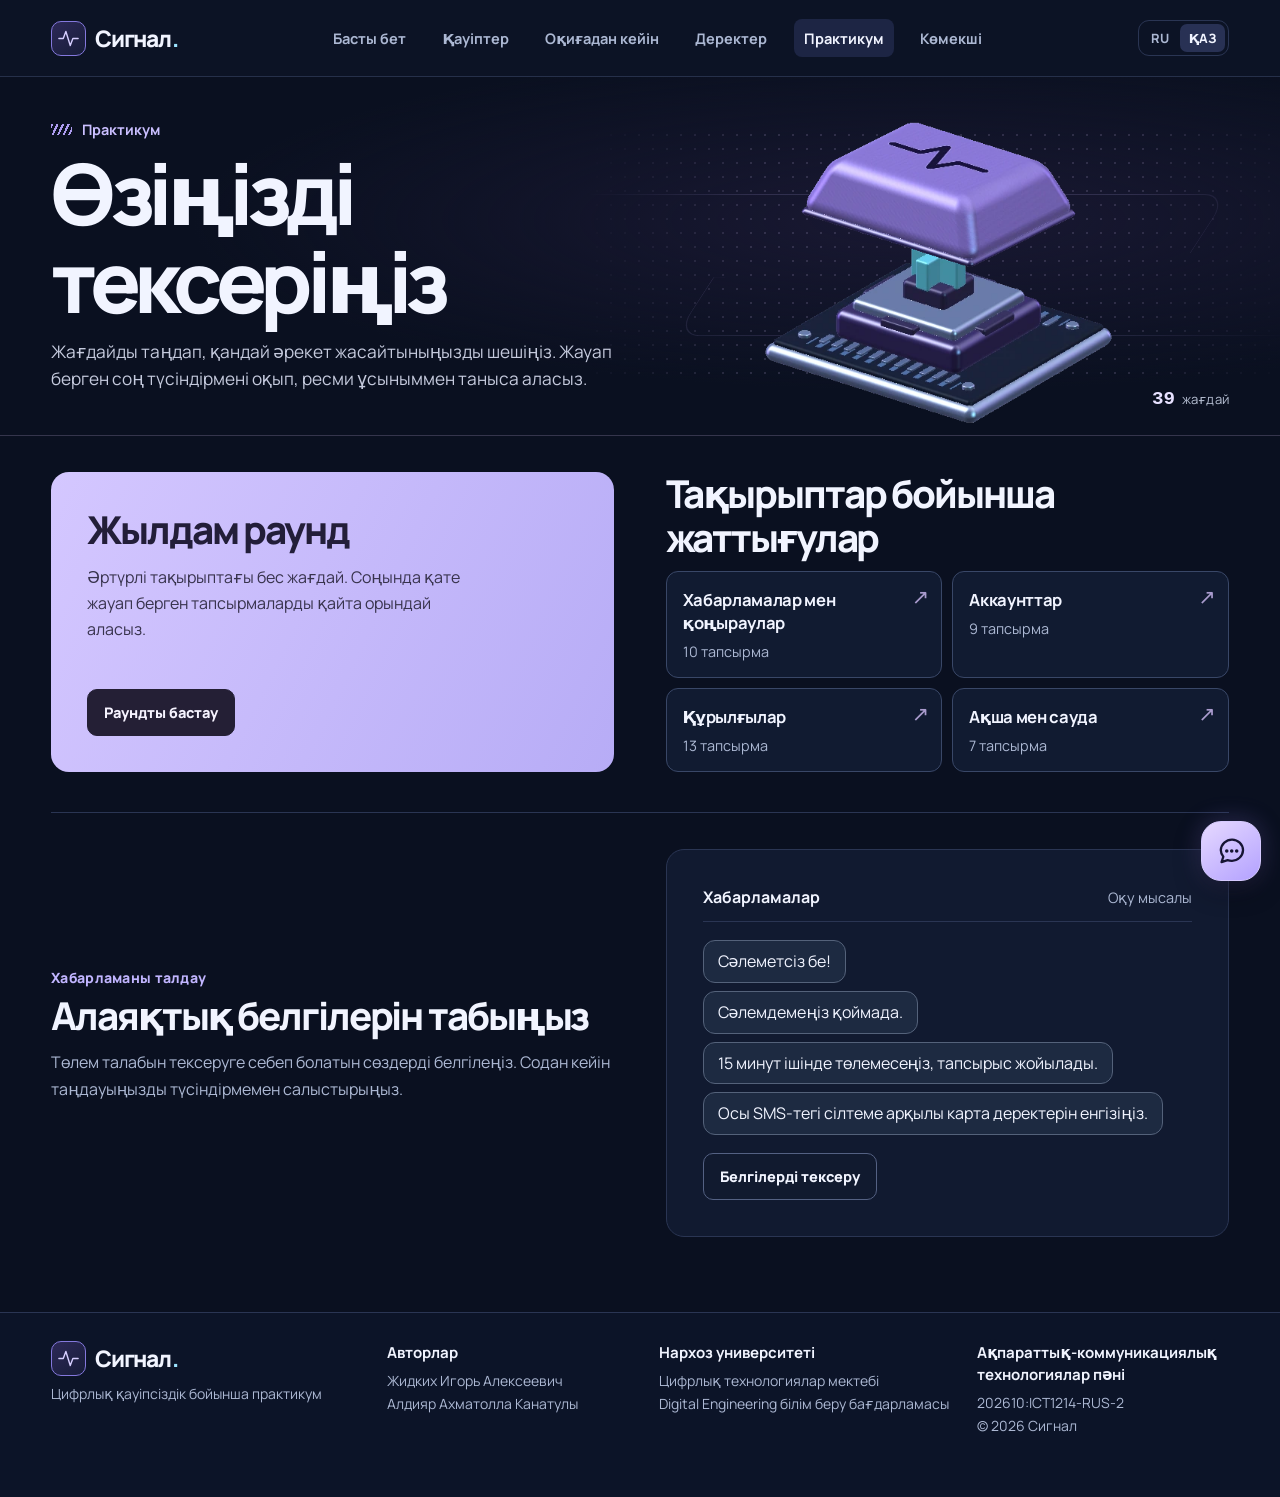
<file: kk/lab.html>
<!doctype html><html lang="kk"><head><meta charset="utf-8"><meta http-equiv="Content-Security-Policy" content="default-src 'self'; script-src 'self'; style-src 'self'; img-src 'self'; media-src 'self'; font-src 'self'; connect-src https://signal-narxoz-assistant.razezxc111.chatgpt.site; frame-src 'none'; object-src 'none'; base-uri 'none'; form-action 'none'"><meta name="signal-assistant-origin" content="https://signal-narxoz-assistant.razezxc111.chatgpt.site"><meta name="referrer" content="strict-origin-when-cross-origin"><meta name="viewport" content="width=device-width, initial-scale=1"><meta name="description" content="Киберқауіптер бойынша практикум"><link rel="alternate" hreflang="ru" href="../lab.html"><link rel="alternate" hreflang="kk" href="lab.html"><meta name="theme-color" content="#0a1020"><title>Практикум · Сигнал</title><link rel="icon" sizes="16x16 32x32 48x48 64x64" href="../assets/signal-mark.ico"><link rel="icon" sizes="180x180" type="image/png" href="../assets/signal-mark.png"><link rel="apple-touch-icon" href="../assets/signal-mark.png"><link rel="stylesheet" href="../style.css"><link rel="stylesheet" href="../assets/navigation.css"><script defer src="../classifier.js"></script><script defer src="content.js"></script><script defer src="../language.js"></script><script defer src="app.js"></script><script defer src="../official-sites.js"></script><script defer src="../site-navigation.js"></script><script defer src="../case-advice.js"></script><script defer src="../chat.js?v=public-gemini1"></script><script defer src="../motion.js"></script><script defer src="../practice-state.js"></script><script defer src="practice.js"></script></head><body data-page="lab"><a class="skip" href="#main">Негізгі мазмұнға өту</a><header class="top"><div class="wrap top-inner"><a class="brand" href="index.html" aria-label="Сигнал, басты бет"><span class="brand-mark"><svg aria-hidden="true" viewBox="0 0 24 24" fill="none" stroke="currentColor" stroke-width="1.6" stroke-linecap="round" stroke-linejoin="round"><path d="M1 12h5l3-8 5 16 3-8h6"/></svg></span>Сигнал<span class="brand-period">.</span></a><nav aria-label="Негізгі мәзір"><a href="index.html">Басты бет</a><a href="guide.html">Қауіптер</a><a href="response.html">Оқиғадан кейін</a><a href="data.html">Деректер</a><a href="lab.html" aria-current="page">Практикум</a><a href="assistant.html">Көмекші</a></nav><div class="locale-switch" role="group" aria-label="Тілді таңдау"><a class="locale-option" hreflang="ru" lang="ru" href="../lab.html" aria-label="Русский">RU</a><a class="locale-option" hreflang="kk" lang="kk" href="lab.html" aria-label="Қазақша" aria-current="true">ҚАЗ</a></div></div></header><main id="main"><section class="chapter chapter-lab" aria-labelledby="chapter-title"><div class="wrap chapter-layout"><div class="chapter-copy"><div class="chapter-label"><span aria-hidden="true"></span>Практикум</div><h1 id="chapter-title"><span class="word-mask"><span>Өзіңізді</span></span> <span class="word-mask"><span>тексеріңіз</span></span></h1><p>Жағдайды таңдап, қандай әрекет жасайтыныңызды шешіңіз. Жауап берген соң түсіндірмені оқып, ресми ұсыныммен таныса аласыз.</p></div><div class="chapter-instrument"><div class="instrument-lines" aria-hidden="true"><i></i><i></i></div><div class="instrument-image" aria-hidden="true"><img src="../assets/lab-switch-base.webp" width="820" height="480" alt=""><img class="switch-cap" src="../assets/lab-switch-cap.webp" width="820" height="480" alt=""></div><div class="instrument-count"><b>39</b> жағдай</div></div></div></section><section class="wrap content-section"><div id="course-picker" class="practice-picker"><div class="practice-quick panel"><div><h2>Жылдам раунд</h2><p>Әртүрлі тақырыптағы бес жағдай. Соңында қате жауап берген тапсырмаларды қайта орындай аласыз.</p></div><button class="button primary" type="button" data-route="quick">Раундты бастау</button></div><div class="practice-paths"><h2>Тақырыптар бойынша жаттығулар</h2><div class="practice-routes"><button class="practice-route" data-route="messages" type="button"><strong>Хабарламалар мен қоңыраулар</strong><span>10 тапсырма</span></button><button class="practice-route" data-route="accounts" type="button"><strong>Аккаунттар</strong><span>9 тапсырма</span></button><button class="practice-route" data-route="devices" type="button"><strong>Құрылғылар</strong><span>13 тапсырма</span></button><button class="practice-route" data-route="money" type="button"><strong>Ақша мен сауда</strong><span>7 тапсырма</span></button></div></div></div><div id="exercise" class="panel lab-panel session-panel" hidden></div><noscript>Тапсырмаларды орындау үшін JavaScript-ті қосыңыз. Материалдарды <a href="guide.html">анықтамалықтан</a> табасыз.</noscript><section class="signal-investigation" aria-labelledby="investigation-title"><div><div class="kicker">Хабарламаны талдау</div><h2 id="investigation-title">Алаяқтық белгілерін табыңыз</h2><p>Төлем талабын тексеруге себеп болатын сөздерді белгілеңіз. Содан кейін таңдауыңызды түсіндірмемен салыстырыңыз.</p></div><div class="panel clue-workspace"><div class="clue-head"><strong>Хабарламалар</strong><span>Оқу мысалы</span></div><div class="clue-fragments" role="group" aria-label="Хабарламаның үзінділері"><button type="button" class="clue" data-clue="0" aria-pressed="false">Сәлеметсіз бе!</button><button type="button" class="clue" data-clue="1" aria-pressed="false">Сәлемдемеңіз қоймада.</button><button type="button" class="clue" data-clue="2" aria-pressed="false">15 минут ішінде төлемесеңіз, тапсырыс жойылады.</button><button type="button" class="clue" data-clue="3" aria-pressed="false">Осы SMS-тегі сілтеме арқылы карта деректерін енгізіңіз.</button></div><button type="button" class="button ghost" id="grade-clues">Белгілерді тексеру</button><div id="clue-result" aria-live="polite"></div></div></section></section></main><footer class="footer"><div class="wrap footer-grid"><div><a class="brand" href="index.html" aria-label="Сигнал, басты бет"><span class="brand-mark"><svg aria-hidden="true" viewBox="0 0 24 24" fill="none" stroke="currentColor" stroke-width="1.6" stroke-linecap="round" stroke-linejoin="round"><path d="M1 12h5l3-8 5 16 3-8h6"/></svg></span>Сигнал<span class="brand-period">.</span></a><p>Цифрлық қауіпсіздік бойынша практикум</p></div><div><strong>Авторлар</strong><p>Жидких Игорь Алексеевич<br>Алдияр Ахматолла Канатулы</p></div><div><strong>Нархоз университеті</strong><p>Цифрлық технологиялар мектебі<br>Digital Engineering білім беру бағдарламасы</p></div><div><strong>Ақпараттық-коммуникациялық технологиялар пәні</strong><p>202610:ICT1214-RUS-2<br>© 2026 Сигнал</p></div></div></footer><button class="chat-launcher" type="button" data-chat-open hidden aria-label="Көмекшіні ашу" title="Көмекшіні ашу" aria-haspopup="dialog" aria-controls="chat-dialog" aria-expanded="false"><svg aria-hidden="true" viewBox="0 0 24 24" fill="none" stroke="currentColor" stroke-width="1.6" stroke-linecap="round" stroke-linejoin="round"><path d="M20.5 11.4a7.8 7.8 0 0 1-8 7.5 9 9 0 0 1-2.9-.5l-4.3 1.4 1.3-3.8a7.2 7.2 0 0 1-1.8-4.6 7.9 7.9 0 0 1 8-7.5 7.8 7.8 0 0 1 7.7 7.5Z"/><path d="M9 12h.01m3.5 0h.01m3.5 0h.01" stroke-width="2.5"/></svg></button><dialog class="chat-dialog" id="chat-dialog" aria-labelledby="chat-title"><div class="chat"><header class="chat-header"><div class="brand-mark"><svg aria-hidden="true" viewBox="0 0 24 24" fill="none" stroke="currentColor" stroke-width="1.6" stroke-linecap="round" stroke-linejoin="round"><path d="M1 12h5l3-8 5 16 3-8h6"/></svg></div><div><strong id="chat-title">Сигнал көмекшісі</strong><span id="mode">Анықтамалық режимі</span></div><button class="chip" id="reset-chat" type="button">Тазалау</button><button class="icon-button chat-resize" type="button" aria-label="Чат терезесін кеңейту" title="Чат терезесін кеңейту"><svg aria-hidden="true" viewBox="0 0 24 24" fill="none" stroke="currentColor" stroke-width="1.6" stroke-linecap="round" stroke-linejoin="round"><path d="M14 4h6v6m0-6-7 7M10 20H4v-6m0 6 7-7"/></svg><svg aria-hidden="true" viewBox="0 0 24 24" fill="none" stroke="currentColor" stroke-width="1.6" stroke-linecap="round" stroke-linejoin="round"><path d="M20 4l-7 7m0-6v6h6M4 20l7-7m0 6v-6H5"/></svg></button><button class="icon-button chat-close" type="button" data-chat-close aria-label="Чатты жабу"><svg aria-hidden="true" viewBox="0 0 24 24" fill="none" stroke="currentColor" stroke-width="1.6" stroke-linecap="round" stroke-linejoin="round"><path d="m6 6 12 12M6 18 18 6"/></svg></button></header><div class="messages" id="messages" role="log" aria-label="Әңгіме" aria-live="polite" tabindex="0"></div><div class="quick" aria-label="Сұрақ үлгілері"><button class="chip" type="button">Фишингті қалай тануға болады?</button><button class="chip" type="button">2FA деген не?</button><button class="chip" type="button">Шотымнан рұқсатымсыз ақша алынса, не істеймін?</button></div><form id="chat-form"><label class="visually-hidden" for="question">Сұрағыңыз</label><input id="question" placeholder="Сұрағыңызды жазыңыз…" autocomplete="off" maxlength="1200" required><button class="send primary" aria-label="Сұрақты жіберу" type="submit"><svg aria-hidden="true" viewBox="0 0 24 24" fill="none" stroke="currentColor" stroke-width="1.6" stroke-linecap="round" stroke-linejoin="round"><path d="M12 19V5M6 11l6-6 6 6"/></svg></button></form><p class="chat-note">Құпиясөздерді, растау кодтарын және дербес деректерді енгізбеңіз. <a class="about-chat" href="assistant.html">Көмекші туралы</a></p></div></dialog></body></html>
</file>
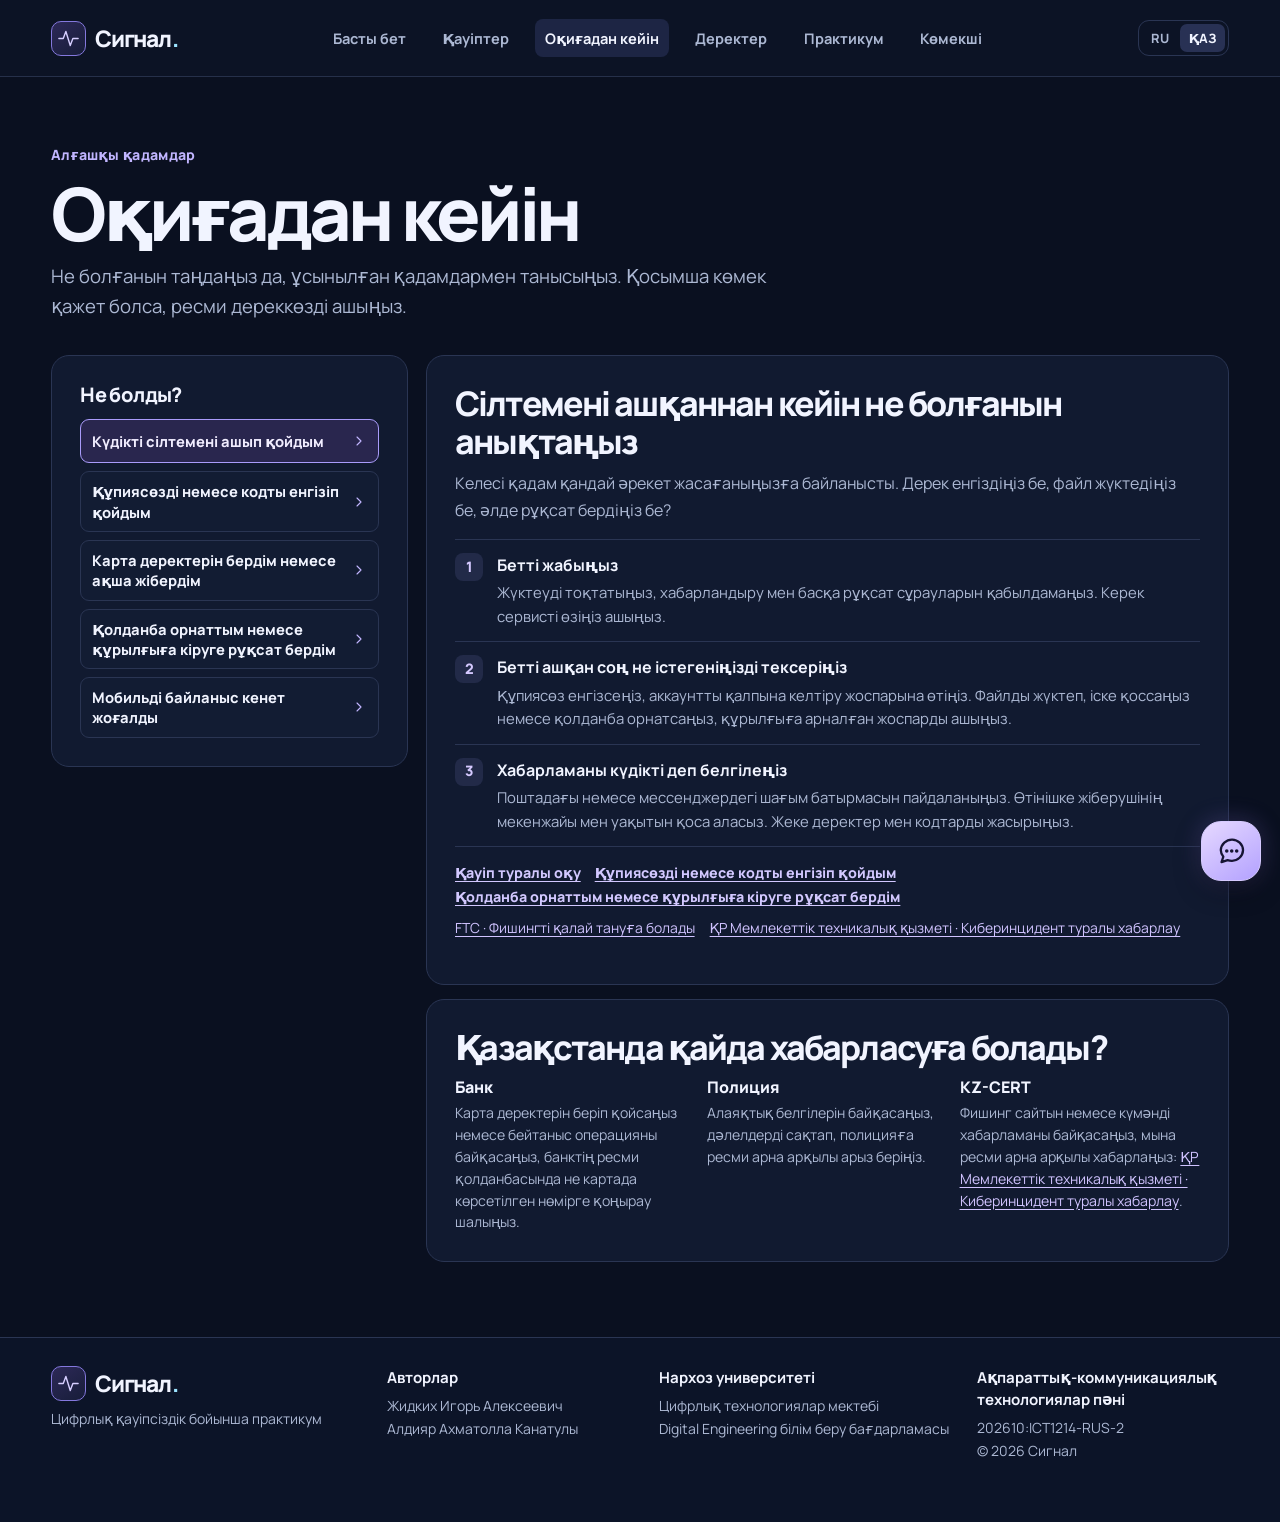
<file: kk/response.html>
<!doctype html><html lang="kk"><head><meta charset="utf-8"><meta http-equiv="Content-Security-Policy" content="default-src 'self'; script-src 'self'; style-src 'self'; img-src 'self'; media-src 'self'; font-src 'self'; connect-src https://signal-narxoz-assistant.razezxc111.chatgpt.site; frame-src 'none'; object-src 'none'; base-uri 'none'; form-action 'none'"><meta name="signal-assistant-origin" content="https://signal-narxoz-assistant.razezxc111.chatgpt.site"><meta name="referrer" content="strict-origin-when-cross-origin"><meta name="viewport" content="width=device-width, initial-scale=1"><meta name="description" content="Кибероқиғадан кейінгі алғашқы қадамдар"><link rel="alternate" hreflang="ru" href="../response.html"><link rel="alternate" hreflang="kk" href="response.html"><meta name="theme-color" content="#0a1020"><title>Оқиғадан кейін · Сигнал</title><link rel="icon" sizes="16x16 32x32 48x48 64x64" href="../assets/signal-mark.ico"><link rel="icon" sizes="180x180" type="image/png" href="../assets/signal-mark.png"><link rel="apple-touch-icon" href="../assets/signal-mark.png"><link rel="stylesheet" href="../style.css"><link rel="stylesheet" href="../assets/navigation.css"><script defer src="../classifier.js"></script><script defer src="content.js"></script><script defer src="../language.js"></script><script defer src="app.js"></script><script defer src="../official-sites.js"></script><script defer src="../site-navigation.js"></script><script defer src="../case-advice.js"></script><script defer src="../chat.js?v=public-gemini1"></script></head><body data-page="response"><a class="skip" href="#main">Негізгі мазмұнға өту</a><header class="top"><div class="wrap top-inner"><a class="brand" href="index.html" aria-label="Сигнал, басты бет"><span class="brand-mark"><svg aria-hidden="true" viewBox="0 0 24 24" fill="none" stroke="currentColor" stroke-width="1.6" stroke-linecap="round" stroke-linejoin="round"><path d="M1 12h5l3-8 5 16 3-8h6"/></svg></span>Сигнал<span class="brand-period">.</span></a><nav aria-label="Негізгі мәзір"><a href="index.html">Басты бет</a><a href="guide.html">Қауіптер</a><a href="response.html" aria-current="page">Оқиғадан кейін</a><a href="data.html">Деректер</a><a href="lab.html">Практикум</a><a href="assistant.html">Көмекші</a></nav><div class="locale-switch" role="group" aria-label="Тілді таңдау"><a class="locale-option" hreflang="ru" lang="ru" href="../response.html" aria-label="Русский">RU</a><a class="locale-option" hreflang="kk" lang="kk" href="response.html" aria-label="Қазақша" aria-current="true">ҚАЗ</a></div></div></header><main id="main"><div class="wrap page-intro"><div class="kicker">Алғашқы қадамдар</div><h1>Оқиғадан кейін</h1><p>Не болғанын таңдаңыз да, ұсынылған қадамдармен танысыңыз. Қосымша көмек қажет болса, ресми дереккөзді ашыңыз.</p></div><section class="wrap content-section"><div class="response-layout"><nav class="panel response-menu" aria-label="Жағдайлар"><h2>Не болды?</h2><a class="response-link" data-plan-link href="#link">Күдікті сілтемені ашып қойдым<svg aria-hidden="true" viewBox="0 0 24 24" fill="none" stroke="currentColor" stroke-width="1.6" stroke-linecap="round" stroke-linejoin="round"><path d="m6 9 6 6 6-6"/></svg></a><a class="response-link" data-plan-link href="#account">Құпиясөзді немесе кодты енгізіп қойдым<svg aria-hidden="true" viewBox="0 0 24 24" fill="none" stroke="currentColor" stroke-width="1.6" stroke-linecap="round" stroke-linejoin="round"><path d="m6 9 6 6 6-6"/></svg></a><a class="response-link" data-plan-link href="#payment">Карта деректерін бердім немесе ақша жібердім<svg aria-hidden="true" viewBox="0 0 24 24" fill="none" stroke="currentColor" stroke-width="1.6" stroke-linecap="round" stroke-linejoin="round"><path d="m6 9 6 6 6-6"/></svg></a><a class="response-link" data-plan-link href="#device">Қолданба орнаттым немесе құрылғыға кіруге рұқсат бердім<svg aria-hidden="true" viewBox="0 0 24 24" fill="none" stroke="currentColor" stroke-width="1.6" stroke-linecap="round" stroke-linejoin="round"><path d="m6 9 6 6 6-6"/></svg></a><a class="response-link" data-plan-link href="#sim">Мобильді байланыс кенет жоғалды<svg aria-hidden="true" viewBox="0 0 24 24" fill="none" stroke="currentColor" stroke-width="1.6" stroke-linecap="round" stroke-linejoin="round"><path d="m6 9 6 6 6-6"/></svg></a></nav><div><article class="panel response-plan" data-plan id="link"><h2>Сілтемені ашқаннан кейін не болғанын анықтаңыз</h2><p>Келесі қадам қандай әрекет жасағаныңызға байланысты. Дерек енгіздіңіз бе, файл жүктедіңіз бе, әлде рұқсат бердіңіз бе?</p><ol class="response-steps" role="list"><li><div><strong>Бетті жабыңыз</strong><p>Жүктеуді тоқтатыңыз, хабарландыру мен басқа рұқсат сұрауларын қабылдамаңыз. Керек сервисті өзіңіз ашыңыз.</p></div></li><li><div><strong>Бетті ашқан соң не істегеніңізді тексеріңіз</strong><p>Құпиясөз енгізсеңіз, аккаунтты қалпына келтіру жоспарына өтіңіз. Файлды жүктеп, іске қоссаңыз немесе қолданба орнатсаңыз, құрылғыға арналған жоспарды ашыңыз.</p></div></li><li><div><strong>Хабарламаны күдікті деп белгілеңіз</strong><p>Поштадағы немесе мессенджердегі шағым батырмасын пайдаланыңыз. Өтінішке жіберушінің мекенжайы мен уақытын қоса аласыз. Жеке деректер мен кодтарды жасырыңыз.</p></div></li></ol><div class="response-related"><a class="text-link" href="guide.html#phishing">Қауіп туралы оқу</a><a class="text-link" href="#account">Құпиясөзді немесе кодты енгізіп қойдым</a><a class="text-link" href="#device">Қолданба орнаттым немесе құрылғыға кіруге рұқсат бердім</a></div><p class="sources"><a href="https://consumer.ftc.gov/articles/how-recognize-avoid-phishing-scams">FTC · Фишингті қалай тануға болады</a><a href="https://sts.kz/kz/contacts">ҚР Мемлекеттік техникалық қызметі · Киберинцидент туралы хабарлау</a></p></article><article class="panel response-plan" data-plan id="account"><h2>Аккаунтты өз бақылауыңызға қайтарыңыз</h2><p>Құпиясөзді не кодты күдікті бетке енгізсеңіз немесе аккаунтқа біреу рұқсатсыз кірсе, келесі әрекеттерді сенімді құрылғыдан орындаңыз.</p><ol class="response-steps" role="list"><li><div><strong>Сервистің ресми кіру не қалпына келтіру бетін ашыңыз</strong><p>Басқа жерде қолданылмаған жаңа құпиясөз қойыңыз. Кіре алмасаңыз, сервистің қалпына келтіру құралын пайдаланыңыз. Алдымен поштаға көңіл бөліңіз: өзге сервистер құпиясөз жаңарту сілтемелерін сонда жіберуі мүмкін.</p></div></li><li><div><strong>Бөгде сеанстарды аяқтаңыз</strong><p>Қосылған құрылғыларды, қосалқы пошта мен телефон нөмірін тексеріңіз. Поштада хаттарды автоматты түрде басқа мекенжайға жіберу ережелерін де қарап, бейтаныс ережелерді жойыңыз. Кіруді қосымша растауды қосыңыз.</p></div></li><li><div><strong>Салдарын тексеріңіз</strong><p>Сол құпиясөзді басқа сервистерде де қолдансаңыз, ол жерлерде де ауыстырыңыз. Атыңыздан хабарлама жіберілсе, таныстарыңызға қолжетімді арнамен ескертіңіз. Төлемдерге қауіп төнсе, банкке хабарласыңыз.</p></div></li></ol><div class="response-related"><a class="text-link" href="guide.html#incident">Қауіп туралы оқу</a><a class="text-link" href="#payment">Карта деректерін бердім немесе ақша жібердім</a></div><p class="sources"><a href="https://consumer.ftc.gov/articles/how-recover-your-hacked-email-or-social-media-account">FTC · Пошта мен әлеуметтік желідегі аккаунтты қалпына келтіру</a><a href="https://www.gov.kz/org/qriim/press/news/details/1271299?lang=kk">ҚР ІІМ · WhatsApp аккаунтын қорғау</a><a href="https://doi.org/10.6028/NIST.SP.800-63b-4">NIST SP 800-63B-4 · Цифрлық ортада тұлғаны растау</a></p></article><article class="panel response-plan" data-plan id="payment"><h2>Банкке хабарласып, операцияны тіркеңіз</h2><p>Карта деректерін күмәнді бетке енгізсеңіз, операцияны растап қойсаңыз немесе күтпеген төлем байқасаңыз, бірден банкке хабарласыңыз.</p><ol class="response-steps" role="list"><li><div><strong>Банктің ресми нөміріне қоңырау шалыңыз</strong><p>Қолданбадағы не картадағы нөмірді пайдаланыңыз. Не болғанын нақты айтып, картаны не аккаунтқа кіруді бұғаттау жөнінде банктің нұсқауын орындаңыз.</p></div></li><li><div><strong>Төлемнің күйін анықтаңыз</strong><p>Операцияны тоқтатуға немесе оған дау айтуға бола ма, сұраңыз. Өтініш нөмірін жазып алып, түбіртекті, уақытын, сомасын және хат алмасуды сақтаңыз. Ақшаны қайтару мүмкіндігі операцияның күйі мен мән-жайына байланысты.</p></div></li><li><div><strong>Алаяқтық туралы хабарлаңыз</strong><p>Алаяқтық белгілері болса, полицияға жүгініңіз. Күдікті сайт не жаппай тараған хабарлама туралы KZ-CERT-ке де хабарлай аласыз. Сипаттамаға құпиясөздер мен бір реттік кодтарды қоспаңыз.</p></div></li></ol><div class="response-related"><a class="text-link" href="guide.html#bankfraud">Қауіп туралы оқу</a><a class="text-link" href="#device">Қолданба орнаттым немесе құрылғыға кіруге рұқсат бердім</a></div><p class="sources"><a href="https://nationalbank.kz/kz/news/informacionnye-soobshcheniya/20489">Қазақстан Ұлттық Банкі · Телефон алаяқтығы</a><a href="https://consumer.ftc.gov/articles/what-do-if-you-were-scammed">FTC · Алаяққа алданып қалсаңыз, не істеу керек?</a><a href="https://sts.kz/kz/contacts">ҚР Мемлекеттік техникалық қызметі · Киберинцидент туралы хабарлау</a></p></article><article class="panel response-plan" data-plan id="device"><h2>Құрылғыға бөгде адамның кіруін тоқтатыңыз</h2><p>Бейтаныс адамға қашықтан басқаруға рұқсат берсеңіз немесе белгісіз файлды іске қоссаңыз, маңызды әрекеттер үшін сенімді басқа құрылғыны пайдаланыңыз.</p><ol class="response-steps" role="list"><li><div><strong>Сеансты аяқтап, құрылғыны желіден ажыратыңыз</strong><p>Қашықтан басқару бағдарламасын жабыңыз. Зақымданған құрылғыда Wi-Fi мен мобильді интернетті өшіріңіз немесе желі кабелін ажыратыңыз.</p></div></li><li><div><strong>Басқа құрылғыдан аккаунттарыңызды қорғаңыз</strong><p>Банк қолданбасына қауіп төнсе, банкке қоңырау шалыңыз. Пошта мен онымен байланысты аккаунттарды қарап, тарап кетуі мүмкін құпиясөздерді ауыстырыңыз және бөгде сеанстарды аяқтаңыз.</p></div></li><li><div><strong>Қайта пайдаланбас бұрын құрылғыны тексеріңіз</strong><p>Күдікті бағдарламаның атауын және оқиға уақытын жазып алыңыз. Әсіресе файлдар бүлінсе немесе құрылғы оқу орнына не жұмыс берушіге тиесілі болса, техникалық қолдау маманына хабарласыңыз.</p></div></li></ol><div class="response-related"><a class="text-link" href="guide.html#remote">Қауіп туралы оқу</a><a class="text-link" href="#account">Құпиясөзді немесе кодты енгізіп қойдым</a><a class="text-link" href="#payment">Карта деректерін бердім немесе ақша жібердім</a></div><p class="sources"><a href="https://consumer.ftc.gov/articles/what-do-if-you-were-scammed">FTC · Алаяққа алданып қалсаңыз, не істеу керек?</a><a href="https://nationalbank.kz/kz/news/informacionnye-soobshcheniya/20489">Қазақстан Ұлттық Банкі · Телефон алаяқтығы</a></p></article><article class="panel response-plan" data-plan id="sim"><h2>SIM-карта қайта шығарылған ба, тексеріңіз</h2><p>Желі техникалық ақаудан да жоғалады. Бірақ сол сәтте аккаунтқа кіру не SIM-картаны ауыстыру туралы күтпеген хабарлама түссе, нөмірді дереу тексерген жөн.</p><ol class="response-steps" role="list"><li><div><strong>Нөмірдің күйін оператордан сұраңыз</strong><p>Басқа телефоннан немесе оператордың ресми чатынан нөмір басқа операторға көшірілді ме, SIM-карта қайта шығарылды ма, анықтаңыз.</p></div></li><li><div><strong>Төлемдеріңізді қорғаңыз</strong><p>Интернет-банк осы нөмірге байланған болса, банкке жағдайды хабарлап, операцияларды тексеріңіз.</p></div></li><li><div><strong>Кіру және қалпына келтіру тәсілдерін тексеріңіз</strong><p>Нөмірді қайтарып алған соң пошта, мессенджерлер мен маңызды сервистерді тексеріңіз. Мүмкін болса, SMS-ке тәуелсіз кіру тәсілін қосыңыз.</p></div></li></ol><div class="response-related"><a class="text-link" href="guide.html#sim">Қауіп туралы оқу</a><a class="text-link" href="#account">Құпиясөзді немесе кодты енгізіп қойдым</a><a class="text-link" href="#payment">Карта деректерін бердім немесе ақша жібердім</a></div><p class="sources"><a href="https://consumer.ftc.gov/consumer-alerts/2019/10/sim-swap-scams-how-protect-yourself">FTC · SIM-картаны заңсыз ауыстырудан қорғану</a><a href="https://doi.org/10.6028/NIST.SP.800-63b-4">NIST SP 800-63B-4 · Цифрлық ортада тұлғаны растау</a></p></article><aside class="panel response-contacts"><h2>Қазақстанда қайда хабарласуға болады?</h2><dl><div><dt>Банк</dt><dd>Карта деректерін беріп қойсаңыз немесе бейтаныс операцияны байқасаңыз, банктің ресми қолданбасында не картада көрсетілген нөмірге қоңырау шалыңыз.</dd></div><div><dt>Полиция</dt><dd>Алаяқтық белгілерін байқасаңыз, дәлелдерді сақтап, полицияға ресми арна арқылы арыз беріңіз.</dd></div><div><dt>KZ-CERT</dt><dd>Фишинг сайтын немесе күмәнді хабарламаны байқасаңыз, мына ресми арна арқылы хабарлаңыз: <a href="https://sts.kz/kz/contacts">ҚР Мемлекеттік техникалық қызметі · Киберинцидент туралы хабарлау</a>.</dd></div></dl></aside></div></div></section></main><footer class="footer"><div class="wrap footer-grid"><div><a class="brand" href="index.html" aria-label="Сигнал, басты бет"><span class="brand-mark"><svg aria-hidden="true" viewBox="0 0 24 24" fill="none" stroke="currentColor" stroke-width="1.6" stroke-linecap="round" stroke-linejoin="round"><path d="M1 12h5l3-8 5 16 3-8h6"/></svg></span>Сигнал<span class="brand-period">.</span></a><p>Цифрлық қауіпсіздік бойынша практикум</p></div><div><strong>Авторлар</strong><p>Жидких Игорь Алексеевич<br>Алдияр Ахматолла Канатулы</p></div><div><strong>Нархоз университеті</strong><p>Цифрлық технологиялар мектебі<br>Digital Engineering білім беру бағдарламасы</p></div><div><strong>Ақпараттық-коммуникациялық технологиялар пәні</strong><p>202610:ICT1214-RUS-2<br>© 2026 Сигнал</p></div></div></footer><button class="chat-launcher" type="button" data-chat-open hidden aria-label="Көмекшіні ашу" title="Көмекшіні ашу" aria-haspopup="dialog" aria-controls="chat-dialog" aria-expanded="false"><svg aria-hidden="true" viewBox="0 0 24 24" fill="none" stroke="currentColor" stroke-width="1.6" stroke-linecap="round" stroke-linejoin="round"><path d="M20.5 11.4a7.8 7.8 0 0 1-8 7.5 9 9 0 0 1-2.9-.5l-4.3 1.4 1.3-3.8a7.2 7.2 0 0 1-1.8-4.6 7.9 7.9 0 0 1 8-7.5 7.8 7.8 0 0 1 7.7 7.5Z"/><path d="M9 12h.01m3.5 0h.01m3.5 0h.01" stroke-width="2.5"/></svg></button><dialog class="chat-dialog" id="chat-dialog" aria-labelledby="chat-title"><div class="chat"><header class="chat-header"><div class="brand-mark"><svg aria-hidden="true" viewBox="0 0 24 24" fill="none" stroke="currentColor" stroke-width="1.6" stroke-linecap="round" stroke-linejoin="round"><path d="M1 12h5l3-8 5 16 3-8h6"/></svg></div><div><strong id="chat-title">Сигнал көмекшісі</strong><span id="mode">Анықтамалық режимі</span></div><button class="chip" id="reset-chat" type="button">Тазалау</button><button class="icon-button chat-resize" type="button" aria-label="Чат терезесін кеңейту" title="Чат терезесін кеңейту"><svg aria-hidden="true" viewBox="0 0 24 24" fill="none" stroke="currentColor" stroke-width="1.6" stroke-linecap="round" stroke-linejoin="round"><path d="M14 4h6v6m0-6-7 7M10 20H4v-6m0 6 7-7"/></svg><svg aria-hidden="true" viewBox="0 0 24 24" fill="none" stroke="currentColor" stroke-width="1.6" stroke-linecap="round" stroke-linejoin="round"><path d="M20 4l-7 7m0-6v6h6M4 20l7-7m0 6v-6H5"/></svg></button><button class="icon-button chat-close" type="button" data-chat-close aria-label="Чатты жабу"><svg aria-hidden="true" viewBox="0 0 24 24" fill="none" stroke="currentColor" stroke-width="1.6" stroke-linecap="round" stroke-linejoin="round"><path d="m6 6 12 12M6 18 18 6"/></svg></button></header><div class="messages" id="messages" role="log" aria-label="Әңгіме" aria-live="polite" tabindex="0"></div><div class="quick" aria-label="Сұрақ үлгілері"><button class="chip" type="button">Фишингті қалай тануға болады?</button><button class="chip" type="button">2FA деген не?</button><button class="chip" type="button">Шотымнан рұқсатымсыз ақша алынса, не істеймін?</button></div><form id="chat-form"><label class="visually-hidden" for="question">Сұрағыңыз</label><input id="question" placeholder="Сұрағыңызды жазыңыз…" autocomplete="off" maxlength="1200" required><button class="send primary" aria-label="Сұрақты жіберу" type="submit"><svg aria-hidden="true" viewBox="0 0 24 24" fill="none" stroke="currentColor" stroke-width="1.6" stroke-linecap="round" stroke-linejoin="round"><path d="M12 19V5M6 11l6-6 6 6"/></svg></button></form><p class="chat-note">Құпиясөздерді, растау кодтарын және дербес деректерді енгізбеңіз. <a class="about-chat" href="assistant.html">Көмекші туралы</a></p></div></dialog></body></html>
</file>
<file: style.css>
@font-face{font-family:Manrope;src:url(assets/manrope.woff2) format("woff2");font-weight:200 800;font-display:swap}
@font-face{font-family:Manrope;src:url(assets/manrope-cyr.woff2) format("woff2");font-weight:200 800;font-display:swap;unicode-range:U+0400-045F,U+0490-0491,U+04B0-04B1,U+2116}
:root{color-scheme:dark;--bg:#0a1020;--panel:#111a30;--panel2:#151f38;--line:#2a3553;--text:#f1f4ff;--muted:#acb8d3;--accent:#c1b5ff;--ice:#9ce4ff;--button:#c8baff;--radius:18px;--max:1264px;font-family:Manrope,"Segoe UI",system-ui,sans-serif;font-size:16px;background:var(--bg);color:var(--text)}
*,*::before,*::after{box-sizing:border-box}
body{margin:0;min-height:100vh;display:flex;flex-direction:column}
main{flex:1}
button,input,select{font:inherit}
button{cursor:pointer}
button:disabled{cursor:default;opacity:.55}
a{color:inherit}
p{line-height:1.65;color:var(--muted);margin:0 0 1rem}
h1,h2,h3,strong{overflow-wrap:anywhere}
h1,h2,h3{margin:0;font-weight:780;letter-spacing:-.055em}
h1{font-size:clamp(2.85rem,6.2vw,5.25rem);line-height:1.04}
h2{font-size:clamp(1.75rem,3.15vw,2.75rem);line-height:1.13}
h3{font-size:1.26rem;line-height:1.2;letter-spacing:-.035em}
svg{width:22px;height:22px;flex:none}
[hidden]{display:none!important}
:focus-visible{outline:2px solid var(--ice);outline-offset:4px}
.wrap{width:min(var(--max),100% - clamp(32px,8vw,120px));margin-inline:auto}
.visually-hidden,.skip:not(:focus){position:absolute;width:1px;height:1px;padding:0;margin:-1px;clip:rect(0,0,0,0);overflow:hidden;white-space:nowrap}
.skip:focus{position:fixed;z-index:20;top:10px;left:10px;padding:.7rem;background:var(--panel)}
.top{position:relative;z-index:5;border-bottom:1px solid #26304a;background:#0c1325}
.top-inner{position:relative;display:flex;align-items:center;justify-content:space-between;min-height:76px;gap:24px}
.brand{text-decoration:none;display:inline-flex;align-items:center;gap:9px;font-size:1.42rem;font-weight:800;letter-spacing:-.055em;white-space:nowrap}
.brand-mark{height:35px;width:35px;display:grid;place-items:center;border:1px solid #8478dd;border-radius:10px;color:#d6ceff;background:linear-gradient(145deg,#2d2958,#171d39)}
.brand-mark svg{width:21px;height:21px}
.brand-period{color:var(--ice);margin-left:-8px}
.top nav{display:flex;align-items:center;gap:clamp(4px,1.28vw,23px);min-width:0}
.top nav a{display:block;white-space:nowrap;font-weight:700;text-decoration:none;color:var(--muted);font-size:.91rem;padding:9px 10px;border-radius:8px}
.top nav a:hover,.top nav a[aria-current]{color:var(--text);background:#1d2544}
.icon-button{display:flex;align-items:center;justify-content:center;gap:7px;border:1px solid var(--line);border-radius:10px;background:#111a30;color:var(--text);padding:8px 11px;font-size:.875rem;font-weight:700}
.icon-button:hover{border-color:var(--accent)}
.kicker{letter-spacing:.02em;font-weight:780;font-size:.88rem;color:var(--accent);display:flex;align-items:center;gap:10px}
.hero{position:relative;isolation:isolate;background:radial-gradient(ellipse at 76% 43%,#161b3d 0%,var(--bg) 52%);overflow:hidden}
.hero-inner{display:grid;grid-template-columns:1fr 1.12fr;min-height:570px;align-items:center;position:relative}
.hero-copy{position:relative;z-index:2;padding:67px 0 69px}
.hero h1{margin:20px 0 22px;white-space:nowrap}
.hero p{max-width:35rem;font-size:clamp(1rem,1.5vw,1.17rem)}
.signal-dot{width:8px;height:8px;border-radius:50%;background:var(--ice);box-shadow:0 0 17px #73d9ff}
.actions{display:flex;align-items:center;flex-wrap:wrap;gap:12px;margin-top:28px}
.button{display:inline-flex;justify-content:center;align-items:center;gap:8px;min-height:47px;padding:11px 16px;border:1px solid transparent;border-radius:10px;text-decoration:none;font-size:.91rem;font-weight:800;line-height:1.2;text-align:center}
.primary{background:var(--button);color:#161234;border-color:var(--button)}
.primary:hover{background:#e1d8ff}
.ghost{border-color:#546183;color:var(--text);background:#111a2f}
.ghost:hover{background:#1b2643;border-color:var(--accent)}
.text-link{color:#d2c8ff;font-weight:770;text-underline-offset:.22em}
.text-link:hover,.sources a:hover{color:var(--ice)}
.hero-visual{position:relative;display:grid;place-items:center;aspect-ratio:1.16;margin-right:-1.5%;align-self:center;min-width:0}
.hero-shield{width:116%;aspect-ratio:1.5;position:relative;transition:transform .32s ease-out;mask-image:radial-gradient(ellipse 68% 67%,black 43%,transparent 78%)}
.hero-shield img{display:block;width:100%;height:100%;object-fit:cover;animation:hero-arrive 1.6s cubic-bezier(.2,.65,.25,1) both}
@keyframes hero-arrive{from{opacity:.35;filter:brightness(1.3);transform:scale(1.045)}to{opacity:1;filter:brightness(1);transform:scale(1)}}



.home-stats{display:grid;grid-template-columns:1.1fr 1fr .95fr auto;border:1px solid var(--line);border-radius:var(--radius);background:linear-gradient(135deg,#151f3a,#10192d)}
.home-stats>div,.data-highlights>div{display:flex;flex-direction:column;justify-content:center;padding:21px clamp(14px,2.5vw,30px);gap:3px}
.home-stats>div+div,.data-highlights>div+div{border-left:1px solid var(--line)}
.home-stats small{font-size:.81rem;color:var(--accent);font-weight:760}
.home-stats strong,.data-highlights strong{font-size:clamp(1.7rem,3.25vw,2.75rem);letter-spacing:-.065em;font-variant-numeric:tabular-nums;line-height:1.22}
.home-stats strong span{font-size:.7em}
.home-stats div>span,.data-highlights span{font-size:.85rem;color:var(--muted)}
.home-guide{margin-block:72px}
.section-title{display:flex;align-items:end;justify-content:space-between;gap:16px;margin-bottom:23px}
.section-title h2 h2{margin-top:7px}
.feature-grid{display:grid;grid-template-columns:repeat(3,1fr);gap:18px}
.feature{text-decoration:none;min-width:0;border:1px solid var(--line);background:var(--panel);border-radius:var(--radius);overflow:hidden;display:block}
.feature:hover{border-color:var(--accent)}
.feature img{display:block;width:100%;height:auto;aspect-ratio:2.15;object-fit:cover;object-position:50% 47%;background:#121932}
.feature>div{padding:19px 20px}
.feature p{margin:7px 0 0;font-size:.93rem}
.page-intro{padding-block:68px 33px}
.page-intro h1{font-size:clamp(2.65rem,6vw,4.6rem);margin:11px 0 9px}
.page-intro p{font-size:clamp(1rem,1.5vw,1.16rem);max-width:46rem;margin:0}
.content-section{padding-bottom:75px}
.filters,.quick{display:flex;flex-wrap:wrap;gap:8px;margin-bottom:19px}
.chip{min-height:38px;padding:7px 11px;border:1px solid var(--line);border-radius:8px;background:var(--panel);color:var(--muted);font-size:.875rem;font-weight:760}
.chip:hover{border-color:var(--accent);color:var(--text)}
.chip[aria-pressed=true]{border-color:#a99bfa;background:#29264e;color:#e8e0ff}
.guide-grid{display:grid;grid-template-columns:repeat(2,minmax(0,1fr));gap:16px;align-items:start}
.guide-item{background:var(--panel);border:1px solid var(--line);border-radius:var(--radius);display:grid;grid-template-columns:120px minmax(0,1fr);overflow:hidden;scroll-margin-top:20px}
.guide-item:target{border-color:var(--accent)}
.guide-item img{width:100%;height:100%;min-height:220px;object-fit:cover;max-height:340px;background:#10172b}
.guide-item>div{padding:19px}
.guide-item h2{font-size:1.44rem;margin:5px 0 9px}
.guide-item p,.guide-item li{font-size:.94rem}
summary{list-style:none;color:#d9ceff;font-weight:760;cursor:pointer;display:flex;align-items:center;gap:7px}
summary::-webkit-details-marker{display:none}
summary svg{width:16px}
details[open] summary svg{transform:rotate(180deg)}
ol{padding-left:1.25rem;line-height:1.58}
li+li{margin-top:.3rem}
.sources{display:flex;gap:7px 15px;flex-wrap:wrap;font-size:.87rem}
.sources a{color:#d0c3ff;text-underline-offset:.22em}
.data-highlights{display:grid;grid-template-columns:repeat(3,1fr);border-radius:var(--radius);border:1px solid var(--line);background:var(--panel);margin-bottom:22px}
.data-highlights strong{color:#d8ceff}
.table-card,.panel{border:1px solid var(--line);border-radius:var(--radius);background:var(--panel);min-width:0}
.tools{display:flex;align-items:end;gap:13px;padding:18px;flex-wrap:wrap}
.search,.select-label{display:flex;gap:6px}
.search{border:1px solid #536282;border-radius:9px;align-items:center;padding:0 11px;min-height:47px;flex:1 1 190px}
.search svg{width:17px;color:var(--muted)}
input,select{min-width:0;color:var(--text);background:#0a1328}
.search input{border:0;background:none;width:100%;padding:8px 2px}
input::placeholder{color:#a7b4d2}
.select-label{flex-direction:column;font-size:.82rem;color:var(--muted)}
select{padding:9px 12px;min-height:47px;border:1px solid #536282;border-radius:9px}
.table-wrap{overflow:auto;border-radius:0 0 var(--radius) var(--radius)}
.table-status{padding:0 18px;font-size:.85rem;margin-bottom:8px}
table{border-collapse:collapse;width:100%;min-width:560px;text-align:left;font-variant-numeric:tabular-nums}
td,th{padding:13px 18px;border-top:1px solid var(--line)}
thead th{background:#192341;vertical-align:bottom}
thead button{padding:0;border:0;background:none;color:var(--text);text-align:inherit;font-weight:800}
thead span{color:var(--accent)}
tbody th{font-weight:760}
tbody th span{display:block;color:var(--muted);font-size:.8rem;font-weight:500}
th:not(:first-child),td:not(:first-child){text-align:right}
tbody tr:nth-child(2n){background:#121d35}
.analysis-block{margin-top:36px;max-width:880px}
.analysis-block h2,.analysis-block h3{margin-bottom:8px}
.exercise-grid,.assistant-grid{display:grid;grid-template-columns:minmax(0,1.9fr) minmax(240px,1fr);gap:18px;align-items:start}
.lab-panel,.lab-side,.chat-side{padding:clamp(17px,3vw,30px)}
.lab-panel h2,.lab-side h2,.chat-side h2{font-size:clamp(1.6rem,3vw,2.15rem);margin:8px 0 10px}
.lab-panel progress{height:8px;width:100%;margin-top:10px;accent-color:var(--accent)}
.choices{display:grid;gap:9px;margin:16px 0}
.choice{display:flex;align-items:center;gap:12px;text-align:left;border:1px solid #455577;border-radius:10px;background:#131e37;color:var(--text);padding:10px 13px}
.choice span{width:26px;height:26px;flex:none;display:grid;place-items:center;border-radius:7px;background:#273758;color:#e1e9ff;font-weight:800}
.choice:hover{border-color:var(--accent)}
.choice.correct{border-color:#81e1c0;background:#163830;opacity:1}
.choice.incorrect{border-color:#f5b0b4;background:#48282e;opacity:1}
.feedback{border-left:3px solid var(--accent);background:#1c2444;padding:13px 15px;margin-bottom:14px;border-radius:0 8px 8px 0}
.feedback p{margin:4px 0}
.step-list{color:var(--accent);font-weight:800}
.step-list strong{color:var(--text)}
.step-list p{font-size:.94rem;font-weight:500}
.chat{overflow:hidden}
.chat-header{display:flex;align-items:center;gap:11px;border-bottom:1px solid var(--line);padding:14px 18px}
.chat-header strong,.chat-header span{display:block}
.chat-header span{font-size:.83rem;color:var(--muted)}
.chat-header button{margin-left:auto}
.messages{height:370px;overflow:auto;display:flex;flex-direction:column;gap:10px;padding:16px;overscroll-behavior:contain}
.bubble{max-width:92%;flex:none;overflow-wrap:anywhere;padding:11px 13px;border-radius:11px;line-height:1.55}
.bubble p{margin:6px 0}
.bubble ol{margin:6px 0}
.bubble.user{align-self:flex-end;background:#373268}
.bubble.bot{align-self:flex-start;background:#1a2542}
.quick{padding:0 15px;margin:8px 0}
#chat-form{display:flex;padding:7px 15px;gap:8px}
#question{border:1px solid #536282;border-radius:9px;padding:9px 11px;flex:1}
.send{display:grid;place-items:center;border:1px solid transparent;border-radius:9px;width:44px;height:44px;flex:none}
.chat-note{padding:0 15px 11px;margin:0;font-size:.83rem}
.footer{background:#0c1428;border-top:1px solid var(--line);padding-block:28px}
.footer-grid{display:grid;grid-template-columns:1.25fr 1fr 1.18fr 1fr;gap:21px}
.footer p{font-size:.875rem;margin:6px 0 0}
.footer strong{font-size:.94rem}
@media(max-width:1000px){.hero h1{font-size:clamp(2.65rem,6vw,4.6rem)}.hero-inner{min-height:500px}.guide-item{grid-template-columns:94px minmax(0,1fr)}}
@media(max-width:760px){.top-inner{flex-wrap:wrap;min-height:unset;padding-top:13px;gap:8px}.top nav{order:3;flex-basis:100%;max-width:100%;overflow:auto;padding-bottom:8px}.top nav a{padding:8px;font-size:.85rem}.hero-inner{min-height:auto;grid-template-columns:1fr}.hero-copy{padding-top:38px;padding-bottom:4px}.hero h1{white-space:normal;font-size:clamp(2.65rem,8.5vw,4.7rem);margin:11px 0 16px}.hero p{margin-bottom:0}.actions{margin-top:17px}.hero-visual{width:min(100%,565px);justify-self:center;margin:5px 0 10px;aspect-ratio:1.64}.hero-shield{width:100%}.home-stats{grid-template-columns:1fr 1fr}.home-stats>div{padding:13px}.home-stats>div:nth-child(3){border-left:0}.home-stats>div:nth-child(n+3){border-top:1px solid var(--line)}.home-guide{margin-block:42px}.feature-grid{gap:10px}.feature>div{padding:13px}.feature h3{font-size:1.1rem}.feature p{font-size:.87rem}.page-intro{padding-block:37px 24px}.content-section{padding-bottom:42px}.guide-grid,.exercise-grid,.assistant-grid{grid-template-columns:1fr}.footer-grid{grid-template-columns:1fr 1fr}}
@media(max-width:460px){.feature-grid{grid-template-columns:1fr}.feature{display:grid;grid-template-columns:108px 1fr}.feature img{width:100%;height:100%;min-height:94px;aspect-ratio:auto}.section-title{align-items:start}.section-title>.text-link{min-width:max-content}.data-highlights{grid-template-columns:1fr}.data-highlights>div+div{border-left:0;border-top:1px solid var(--line)}.guide-item img{min-height:180px}.footer-grid{gap:15px}}

@font-face{font-family:Manrope;src:url(assets/manrope-cyr-ext.woff2) format("woff2");font-weight:200 800;font-display:swap;unicode-range:U+0460-052F,U+1C80-1C8A,U+20B4,U+2DE0-2DFF,U+A640-A69F,U+FE2E-FE2F}
@media(max-width:760px){.top nav{gap:3px;flex-wrap:wrap;overflow:visible}.top nav a{padding:7px 6px;font-size:.81rem}}
.home-response{display:grid;grid-template-columns:1.1fr 1fr;align-items:center;gap:clamp(20px,5vw,68px);margin-top:64px;padding:clamp(20px,4vw,45px);border:1px solid var(--line);border-radius:var(--radius);background:linear-gradient(140deg,#182443,#111a30)}
.home-response h2{margin:8px 0 12px;max-width:26ch}
.home-response p{margin:0}
.home-response-links{display:grid;gap:8px;align-content:start}
.home-response-links>.text-link{justify-self:start;margin-top:5px}
.response-link{display:flex;align-items:center;justify-content:space-between;gap:8px;min-height:44px;padding:9px 11px;border:1px solid var(--line);border-radius:9px;text-decoration:none;background:#121c33;font-weight:750;font-size:.92rem;line-height:1.38}
.response-link svg{width:16px;height:16px;transform:rotate(-90deg);color:var(--accent)}
.response-link:hover,.response-link[aria-current]{background:#29264e;border-color:#a99bfa;color:#f1edff}
.catalog-tools{display:flex;align-items:center;gap:16px;margin-bottom:13px}
.catalog-tools .search{flex:0 1 410px}
.catalog-tools p{margin:0;font-size:.9rem}
#guide-empty{padding:15px;border:1px solid var(--line);border-radius:10px;margin-top:10px}
.response-layout{display:grid;grid-template-columns:minmax(235px,1fr) minmax(0,2.25fr);align-items:start;gap:18px}
.response-menu,.response-plan,.response-contacts{padding:clamp(16px,2.8vw,28px)}
.response-menu{position:sticky;top:16px;display:grid;gap:8px}
.response-menu h2{font-size:1.25rem;letter-spacing:-.03em;margin-bottom:5px}
.response-plan{scroll-margin-top:15px}
.response-plan h2,.response-contacts h2{font-size:clamp(1.45rem,2.8vw,2.12rem);margin-bottom:10px}
.response-plan+.response-plan,.response-contacts{margin-top:14px}
.response-steps{list-style:none;padding:0;display:grid;gap:8px;margin:16px 0}
.response-steps li{margin:0}
.response-related{display:flex;flex-wrap:wrap;gap:5px 14px;margin:8px 0 11px;font-size:.89rem}
.response-contacts dl{margin:0;display:grid;grid-template-columns:repeat(3,minmax(0,1fr));gap:12px}
.response-contacts dt{font-weight:800}
.response-contacts dd{margin:4px 0 0;color:var(--muted);font-size:.88rem;line-height:1.55}
.response-contacts a{color:#d0c3ff;text-underline-offset:.18em}
.review-topics{margin:5px 0 16px;color:var(--accent);padding-left:20px}
@media(max-width:850px){.response-contacts dl{grid-template-columns:1fr}}
@media(max-width:760px){.home-response{margin-top:35px;grid-template-columns:1fr}.response-layout{grid-template-columns:1fr}.response-menu{position:static}.response-menu .response-link{min-height:39px}.response-plan{scroll-margin-top:8px}}
@media(max-width:440px){.catalog-tools{align-items:start;flex-direction:column;gap:4px}.catalog-tools .search{width:100%;flex:auto}}



.response-layout:has(.response-plan[hidden]) .response-plan{margin-top:0}
.hero{background:radial-gradient(ellipse at 77% 43%,#1f2450 0%,#111a32 26%,var(--bg) 60%)}
.hero-visual{perspective:1000px;isolation:isolate}
.hero-visual::before{content:"";position:absolute;inset:0;z-index:-1;opacity:.75;background:radial-gradient(ellipse 37% 49% at 52% 51%,#3f336975,transparent 96%);pointer-events:none}
.hero-effects{position:absolute;inset:0;width:100%;height:100%;z-index:2;pointer-events:none}
.hero-shield{width:124%;margin-left:1%;transform-origin:50% 49%;transition:none;filter:brightness(calc(1 + var(--pulse,0)));mask-image:radial-gradient(ellipse 69% 67%,#000 43%,transparent 78%);will-change:transform}
.hero-shield img{animation-duration:1.05s}
.hero-visual.paused .hero-shield{will-change:auto}
.hero-visual.paused .hero-shield img{animation:none}



.film-section{display:grid;grid-template-columns:minmax(220px,.8fr) minmax(0,1.35fr);gap:clamp(20px,5vw,70px);align-items:center;margin-top:66px;padding-block:2px 5px;scroll-margin-top:24px}
.film-copy h2{margin:8px 0 12px}
.film-copy p{max-width:42ch}




.film-player{margin:0;min-width:0}
.video-frame{position:relative;border-radius:var(--radius);overflow:hidden;border:1px solid #405276;background:#0b1225;box-shadow:0 15px 44px #0004}
.video-frame video{display:block;width:100%;aspect-ratio:16/9;background:#0b1225}
.film-start{position:absolute;display:grid;place-items:center;left:50%;top:50%;transform:translate(-50%,-50%);width:66px;height:66px;border-radius:50%;color:#ebf4ff;background:#181c36ec;border:1px solid #c0c4ff;box-shadow:0 0 32px #8d90ff59}
.film-start:hover{background:#443b77}
.film-start svg{width:30px;height:30px}
.film-player figcaption{color:var(--muted);font-size:.83rem;margin-top:8px}
.response-steps{counter-reset:action;gap:0}
.response-steps li{display:grid;grid-template-columns:32px minmax(0,1fr);gap:10px;counter-increment:action;align-items:start;border-top:1px solid var(--line);padding:13px 0}
.response-steps li:last-child{border-bottom:1px solid var(--line)}
.response-steps li::before{content:counter(action);width:28px;height:28px;display:grid;place-items:center;border-radius:8px;background:#222a48;color:#d5c9ff;font-weight:800;font-size:.9rem}
.response-steps li p{line-height:1.58;margin:3px 0 0;font-size:.93rem}
.assistant-info{padding:clamp(17px,3vw,30px)}
.assistant-info h2{font-size:clamp(1.55rem,3vw,2.1rem)}
.assistant-info ul{padding-left:22px;color:var(--muted);line-height:1.6}
.chat-launcher{position:fixed;right:max(19px,env(safe-area-inset-right));bottom:max(19px,env(safe-area-inset-bottom));z-index:10;display:grid;place-items:center;width:60px;height:60px;border:1px solid #d6caff;border-radius:20px;background:linear-gradient(145deg,#e6d9ff,#b3a1ff);color:#171534;box-shadow:0 8px 27px #0007,0 0 24px #9886fa49}
.chat-launcher:hover{background:#e6ddff;transform:translateY(-2px)}
.chat-launcher svg{width:34px;height:34px}
.chat-dialog{position:fixed;inset:auto max(18px,env(safe-area-inset-right)) max(18px,env(safe-area-inset-bottom)) auto;margin:0;padding:0;width:min(440px,calc(100% - 36px));max-width:none;max-height:calc(100dvh - 36px);border:1px solid #566389;border-radius:19px;background:var(--panel);color:var(--text);box-shadow:0 18px 64px #000a}
.chat-dialog::backdrop{background:#04081274}
.chat-dialog .chat{max-height:min(560px,calc(100dvh - 38px));display:flex;flex-direction:column;min-height:0}
.chat-dialog .chat-header{padding:12px 13px;gap:8px;flex:none}
.chat-header>div:nth-child(2){min-width:0}
.chat-dialog .chat-header .chip{margin-left:auto}
.chat-dialog .chat-close,.chat-dialog .chat-resize{width:40px;height:40px;flex:none;margin-left:0;padding:0}
.chat-resize svg:last-child,.chat-dialog.is-expanded .chat-resize svg:first-child{display:none}
.chat-dialog.is-expanded .chat-resize svg:last-child{display:block}
.chat-dialog.is-expanded{inset:0;margin:auto;width:min(1040px,calc(100% - 40px));height:min(860px,calc(100dvh - 40px));max-height:none}
.chat-dialog.is-expanded .chat{height:100%;max-height:none}
.chat-dialog.is-expanded .messages{height:auto;min-height:0;flex:1;padding:clamp(14px,2.2vw,28px)}
.chat-dialog.is-expanded .bubble{max-width:min(74ch,94%)}
.chat-dialog #question{min-width:0}
@media(min-width:601px) and (max-height:600px){
  .chat-dialog.is-expanded{width:min(1040px,calc(100% - 16px));height:calc(100dvh - 16px)}
}
@media(max-width:600px){
  .chat-dialog.is-expanded{inset:0;width:100%;height:100dvh;border:0;border-radius:0;padding:env(safe-area-inset-top) env(safe-area-inset-right) env(safe-area-inset-bottom) env(safe-area-inset-left)}
}
@media(max-width:420px){.chat-dialog .chat-header .brand-mark{display:none}}
.chat-dialog .messages{min-height:78px;height:350px;flex:1 1 auto;padding:12px 13px}
.chat-dialog .messages:focus-visible{outline-offset:-4px}
.chat-dialog .bubble{font-size:.93rem}
.chat-dialog .quick{flex:none;gap:5px;padding-inline:12px;margin:3px 0}
.chat-dialog .quick .chip{font-size:.76rem;min-height:31px;padding:5px 7px}
.chat-dialog #chat-form{flex:none;padding-inline:12px}
.chat-dialog .chat-note{padding-inline:12px;flex:none}
body:has(.chat-dialog[open]){overflow:hidden}
.footer{padding-bottom:60px}
@media(max-width:760px){.film-section{grid-template-columns:1fr;margin-top:38px;gap:17px}.film-copy p{margin-bottom:.45rem}.hero-shield{width:113%}}
@media(max-width:450px){.chat-launcher{right:14px;bottom:max(14px,env(safe-area-inset-bottom));width:54px;height:54px;border-radius:16px}.chat-launcher svg{width:30px;height:30px}.chat-dialog{inset:auto 9px max(9px,env(safe-area-inset-bottom)) auto;width:calc(100% - 18px);max-height:calc(100dvh - 18px)}.chat-dialog .chat{max-height:min(575px,calc(100dvh - 20px))}.film-start{width:51px;height:51px}.film-start svg{width:25px;height:25px}}
@media(prefers-reduced-motion:reduce){.hero-shield img{animation:none}.chat-launcher:hover{transform:none}}



.chat-note .about-chat{color:#d2c8ff;text-underline-offset:.19em;white-space:nowrap}
[data-page=assistant] .about-chat{display:none}










.stories { align-items:start; grid-template-columns:minmax(245px,.83fr) minmax(0,1.55fr); padding-block:14px 4px }
.story-sidebar h2 { margin:0 0 10px; line-height:1.1 }
.story-deck { max-width:32ch; color:var(--muted); margin:0 0 22px; line-height:1.5 }
.story-menu { display:grid; gap:4px; margin-bottom:13px }
.story-select { display:grid; grid-template-columns:78px minmax(0,1fr) auto; gap:13px; align-items:center; min-height:65px; color:var(--ink,#eef0ff); padding:7px 12px 7px 7px; border:1px solid transparent; border-radius:12px; text-decoration:none; font-weight:720; line-height:1.25 }
.story-select img { width:78px; height:48px; object-fit:cover; border-radius:6px }
.story-select small { font-variant-numeric:tabular-nums; color:var(--muted); font-size:.82rem; font-weight:550 }
.story-select:hover { background:#182039 }
.story-select[aria-current] { border-color:#71648f; background:#28243f }
.story-episode { scroll-margin-top:16px }
.story-episode + .story-episode { margin-top:25px }
.story-episode[hidden], .stories .film-start[hidden] { display:none }
.story-episode h3 { font-size:clamp(1.28rem,2.1vw,1.67rem); margin:14px 0 5px; line-height:1.2 }
.story-intro { margin:0 0 6px; line-height:1.55; color:var(--muted); max-width:65ch }
.story-credit { font-size:.86rem; color:var(--muted) }
.story-stage { min-width:0 }
.story-stage .story-episode:not([hidden]) { margin-top:0 }
@media(max-width:760px) {
  .stories { grid-template-columns:1fr; gap:16px }
  .story-deck { margin-bottom:12px; max-width:45ch }
  .story-select { min-height:54px; grid-template-columns:67px minmax(0,1fr) auto; gap:10px; padding-block:4px }
  .story-select img { width:67px; height:41px }
  .story-menu { margin-bottom:4px }
}


/* Topic-based practice and charts for the IC3 comparison. */
.practice-picker,.compare-panel,.signal-investigation{display:grid;grid-template-columns:repeat(2,minmax(0,1fr));gap:clamp(20px,4vw,56px);align-items:start}
.practice-picker,.compare-panel{margin-bottom:40px}
.practice-quick,.compare-panel,.clue-workspace,.session-panel{padding:clamp(20px,3vw,36px)}
.practice-quick{align-self:stretch;display:flex;flex-direction:column;align-items:start;justify-content:space-between;gap:20px;background:radial-gradient(ellipse at 100% 100%,#342d56,transparent 67%),var(--panel)}
.practice-quick h2,.practice-paths h2,.signal-investigation h2,.data-heading h2,.compare-panel h2,.guide-sources h2{font-size:clamp(1.6rem,3vw,2.6rem);margin:0 0 12px}
.practice-routes{display:grid;grid-template-columns:repeat(2,minmax(0,1fr));gap:10px}
.practice-route{display:flex;flex-direction:column;gap:8px;align-items:start;padding:16px;text-align:left;background:#111b31;color:var(--text);border:1px solid #394767;border-radius:12px;min-width:0}
.practice-route strong{font-size:1.04rem;letter-spacing:-.02em}
.practice-route span,.round-count,.clue-head span{font-size:.9rem;color:var(--muted)}
.practice-route:hover,.clue:hover{border-color:var(--ice);background:#1b2841}
.session-panel{max-width:870px;margin-bottom:38px}
.round-head,.data-heading,.clue-head,.compare-row>div{display:flex;justify-content:space-between;align-items:center;gap:14px}
.round-head{margin-bottom:12px}.round-count{margin:0}.session-panel h2{margin:15px 0 10px}.session-panel .feedback{margin:12px 0}.session-panel progress{width:100%;height:5px;accent-color:var(--ice);display:block}
.signal-investigation{border-top:1px solid var(--line);padding-top:36px;align-items:center}
.signal-investigation h2,.compare-panel h2{margin-top:7px}
.clue-head{border-bottom:1px solid var(--line);padding-bottom:13px}
.clue-fragments{display:flex;flex-direction:column;align-items:start;gap:8px;margin:18px 0}
.clue{border:1px solid #54627a;border-radius:12px;padding:8px 14px;background:#1d2a41;color:var(--text);text-align:left;line-height:1.55}
.clue[aria-pressed=true]{border-color:var(--accent);background:#383154}.clue-correct{box-shadow:inset 4px 0 #9de7ca}.clue-missed{border-style:dashed;border-color:var(--ice)}
#clue-result:not(:empty){margin-top:16px}#clue-result p{margin:6px 0}#clue-result a{color:var(--accent)}
.guide-sources{margin:38px 0 6px;border-top:1px solid var(--line);padding-top:28px}
.guide-sources ul{columns:2;column-gap:30px;padding-left:20px}.guide-sources li{break-inside:avoid;margin:0 0 10px}.guide-sources a{color:var(--accent)}
.metric-fields{display:flex;align-items:end;flex-wrap:wrap;gap:12px}.metric-fields label{min-width:0;max-width:100%}.metric-fields select{max-width:100%}
.compare-panel{align-items:center;background:linear-gradient(115deg,#131c32,#161d38)}
.compare-output{min-width:0;padding:12px 0}.compare-output h3{margin-bottom:14px}
.compare-row{margin-bottom:13px}.compare-row span{color:var(--muted)}.compare-row strong{font-variant-numeric:tabular-nums}
.compare-row meter{display:block;width:100%;height:11px;appearance:none;border:none;margin-top:5px;background:#293451;border-radius:6px}
.compare-row meter::-webkit-meter-bar{height:11px;background:#293451;border:0;border-radius:6px}
.compare-row meter::-webkit-meter-optimum-value{background:#a6a1d0;border-radius:6px}
.compare-row:last-child meter::-webkit-meter-optimum-value{background:var(--ice)}
.compare-row meter::-moz-meter-bar{background:var(--ice);border-radius:6px}
#compare-delta{margin:12px 0 0;font-size:.94rem;color:var(--text)}.data-heading{margin-bottom:18px}.data-heading h2{margin:5px 0 0}
.analytics .data-highlights{margin-bottom:14px}.source-note{font-size:.87rem}.sources a{overflow-wrap:anywhere}
@media(max-width:760px){.practice-picker,.compare-panel,.signal-investigation{grid-template-columns:1fr;gap:20px}.practice-picker,.compare-panel{margin-bottom:26px}.guide-sources ul{columns:1}.top nav{justify-content:flex-start}.practice-quick,.clue-workspace,.session-panel,.compare-panel{padding:18px}.metric-fields{display:grid;grid-template-columns:1fr}.metric-fields select{width:100%}.data-heading{align-items:end}}
@media(max-width:390px){.practice-route{padding:12px}.practice-route strong{font-size:.95rem}.data-heading{gap:6px}}

.locale-switch{display:inline-flex;align-items:center;border:1px solid var(--line);border-radius:11px;padding:3px;gap:2px;flex:0 0 auto}
.locale-option{font-size:.8rem;font-weight:750;text-decoration:none;color:var(--muted);padding:6px 9px;line-height:1.3;border-radius:7px;white-space:nowrap}
.locale-option:hover,.locale-option:focus-visible{color:var(--text)}
.locale-option[aria-current]{color:var(--text);background:#283154}
@media(min-width:761px) and (max-width:1120px){.top-inner{display:grid;grid-template-columns:1fr auto;gap:4px 18px;padding-block:9px 5px}.top nav{grid-column:1/-1;grid-row:2;justify-content:flex-start;overflow-x:auto}.locale-switch{grid-row:1;grid-column:2}.top nav a{padding:6px 9px}}
@media(max-width:760px){.locale-switch{margin-left:auto}.locale-option{padding:6px 9px}}
html[lang=kk] .hero h1{white-space:normal;font-size:clamp(2.5rem,5.1vw,5.2rem)}


.film-credit,.provider-notice{color:var(--muted);font-size:.83rem}.film-credit a{color:var(--accent)}.provider-notice{margin:3px 16px;line-height:1.35}

.generated-answer{white-space:pre-wrap;overflow-wrap:anywhere;line-height:1.55}
.report-tools,.rank-top{display:flex;align-items:center;justify-content:space-between;gap:14px;flex-wrap:wrap}
.report-tools{margin-bottom:14px}.report-tools .select-label{display:flex;align-items:center;gap:10px}
.figure-grid{display:grid;grid-template-columns:minmax(0,1fr) minmax(0,1fr);gap:18px;margin-bottom:22px;scroll-margin-top:28px}
.figure-card{background:var(--panel);border:1px solid var(--line);border-radius:18px;padding:clamp(16px,2.3vw,28px);min-width:0}
.figure-card h2{font-size:clamp(1.35rem,2.2vw,2rem);margin:0;line-height:1.18;letter-spacing:-.035em}
.figure-unit,.figure-foot{font-size:.85rem;line-height:1.45;color:var(--muted);margin:8px 0 16px}
.figure-foot{margin:16px 0 0}.trend-plot{display:flex;gap:6px;margin-top:24px}
.trend-axis{display:flex;flex-direction:column;justify-content:space-between;padding:24px 0 28px;font:600 .7rem/1 sans-serif;color:var(--muted)}
.trend-series{flex:1;min-width:0;display:grid;grid-template-columns:repeat(6,minmax(0,1fr));gap:3px}
.trend-year{min-width:0;display:grid;grid-template-rows:24px 138px 28px;justify-items:center;align-items:center;background:none;color:var(--muted);border:0;padding:0;border-radius:6px;cursor:pointer;font-variant-numeric:tabular-nums}
.trend-year strong{font-size:clamp(.7rem,1.2vw,.93rem);color:var(--text)}.trend-year span{font-size:.8rem}
.trend-year svg{height:100%;width:100%;border-bottom:1px solid #52617d;background:linear-gradient(to bottom,#38435c 1px,transparent 1px,transparent 50%,#38435c 50%,transparent calc(50% + 1px))}
.trend-year rect{fill:#a398db}.trend-year[aria-pressed=true] rect,.trend-year:hover rect{fill:#84e6ed}
.trend-year[aria-pressed=true] span{color:#a0f0f3;font-weight:800}
.rank-control{display:flex;gap:2px;padding:3px;border:1px solid var(--line);border-radius:9px}.rank-control button{color:var(--muted);background:transparent;border:0;border-radius:6px;font:inherit;font-weight:700;font-size:.78rem;padding:5px 9px}
.rank-control [aria-pressed=true]{color:#0b1020;background:#bcb1f1}.rank-list{display:grid;gap:9px}
.rank-item{display:block;text-decoration:none;color:var(--text);border-radius:4px}.rank-item:hover .rank-caption>span{text-decoration:underline}
.rank-caption{display:flex;align-items:baseline;justify-content:space-between;gap:6px;font-size:.85rem;line-height:1.3}
.rank-caption strong{flex:none;white-space:nowrap;font-variant-numeric:tabular-nums;color:#9ce8ed}
.rank-item progress{display:block;appearance:none;width:100%;height:5px;border:0;border-radius:9px;margin-top:4px;overflow:hidden;background:#2b3650}
.rank-item progress::-webkit-progress-bar{background:#2b3650}.rank-item progress::-webkit-progress-value{background:#86dce5;border-radius:9px}.rank-item progress::-moz-progress-bar{background:#86dce5;border-radius:9px}
.compare-row.unreported strong{font-weight:500;color:var(--muted);font-size:.85rem}
@media(max-width:820px){.figure-grid{grid-template-columns:1fr}.trend-year{grid-template-rows:23px 120px 27px}}

/* The field guide and practice share an instrument panel and opposing signal tracks. */
.chapter{position:relative;isolation:isolate;overflow:hidden;border-bottom:1px solid #35354c;background:radial-gradient(ellipse at 72% 40%,#191832,transparent 56%),#0a1020}
.chapter-layout{display:grid;grid-template-columns:1fr 1fr;align-items:center;gap:1rem;min-height:clamp(300px,28vw,410px);padding-block:26px}
.chapter-copy{position:relative;z-index:1}
.chapter-label{font-size:.9rem;font-weight:700;color:#cabfff;display:flex;gap:10px;align-items:center}
.chapter-label>span{width:21px;height:11px;background:repeating-linear-gradient(115deg,#ad9cf0 0 2px,transparent 2px 5px)}
.chapter h1{font-size:clamp(3.25rem,6.6vw,6rem);letter-spacing:-.075em;line-height:1.04;margin:10px 0 14px}
.word-mask{display:block;overflow:clip;padding:0 .05em .08em 0;margin-bottom:-.08em}
.word-mask>span{display:block}
.chapter-copy p{max-width:37em;margin:0;color:#c5cadd;font-size:clamp(.98rem,1.35vw,1.12rem);line-height:1.55}
.chapter-instrument{position:relative;display:grid;place-items:center;isolation:isolate;align-self:stretch;min-width:0}
.instrument-image{position:absolute;inset:-7% -4% -11%;z-index:1;display:grid;place-items:center;pointer-events:none}
.instrument-image img{grid-area:1/1;max-width:100%;width:100%;height:100%;object-fit:contain;min-height:0}
.instrument-count{position:absolute;right:0;bottom:0;display:flex;gap:7px;align-items:baseline;color:#b6bfd2;font-size:.82rem;z-index:2;letter-spacing:.01em}
.instrument-count b{font:600 1.2rem/1 ui-monospace,Consolas,monospace;color:#e7e1ff}
.instrument-lines{position:absolute;inset:8% -10%;overflow:hidden;mask-image:linear-gradient(95deg,transparent,#000 24% 76%,transparent);pointer-events:none;opacity:.85;
 background-image:radial-gradient(#9389b146 .8px,transparent .9px);background-size:14px 14px}
.instrument-lines i{display:block;position:absolute;width:95%;height:23%;border-top:1px solid #ada1e336;border-right:1px solid #ada1e336;border-radius:0 24px 0 0;left:-6%;top:26%;transform:skewX(-33deg)}
.instrument-lines i+i{top:auto;bottom:19%;left:15%;transform:rotate(180deg) skewX(-33deg)}
.chapter+.content-section{padding-top:clamp(20px,2.8vw,40px)}
body[data-page=lab] .practice-quick{background:linear-gradient(116deg,#d4c7ff,#b7acf6);border:0;color:#231e39}
body[data-page=lab] .practice-quick p{color:#38334d;max-width:39ch}
body[data-page=lab] .practice-quick .primary{color:#f6f3ff;background:#241f35;border-color:#241f35}
body[data-page=lab] .practice-quick .primary:is(:hover,:focus-visible){background:#44395e}
.practice-paths .practice-route{position:relative;padding-right:2.5em}
.practice-paths .practice-route::after{content:"↗";position:absolute;right:12px;top:10px;font-size:1.3em;color:#a99bcd}
body:has(.practice-quick button:is(:hover,:focus-visible)) .switch-cap{transform:translateY(5%)}
@keyframes word-arrive{from{transform:translateY(108%) rotate(2deg)}}
@keyframes instrument-arrive{from{opacity:0;transform:translate(9px,6px) scale(.96)}}
@media(prefers-reduced-motion:no-preference){
  .word-mask>span{transform-origin:left bottom;animation:word-arrive .58s cubic-bezier(.22,1,.36,1) both}
  .word-mask:nth-child(2)>span{animation-delay:75ms}
  .instrument-image{animation:instrument-arrive .68s cubic-bezier(.22,1,.36,1) both}
  .switch-cap{transition:transform .32s cubic-bezier(.25,.8,.25,1)}
  .practice-route::after{transition:transform .2s}
  .practice-route:is(:hover,:focus-visible)::after{transform:translate(2px,-2px)}
  @supports(animation-timeline:view()){
    .chapter{view-timeline-name:--chapter;view-timeline-axis:block}
    .instrument-lines i{animation:trace-forward 1s linear both;animation-timeline:--chapter;animation-range:exit 0% exit 100%}
    .instrument-lines i+i{animation-name:trace-backward}
  }
}
@keyframes trace-forward{to{translate:12% 0}}
@keyframes trace-backward{to{translate:-12% 0}}
@media(max-width:760px){
  .chapter-layout{min-height:250px;grid-template-columns:1.12fr 1fr;gap:0;padding-block:22px}
  .chapter h1{font-size:clamp(2.45rem,7.6vw,3.8rem)}
  .chapter-copy p{font-size:.95rem}
}
@media(max-width:530px){
  .chapter-layout{position:relative;display:block;padding-block:20px}
  .chapter-copy{display:contents}
  .chapter-label,.chapter h1{position:relative;z-index:2;width:65%}
  .chapter h1{font-size:clamp(2.1rem,8.2vw,2.75rem);margin-bottom:19px}
  .chapter-instrument{position:absolute;right:-8px;top:12px;width:39%;height:108px}
  .instrument-count{right:4%;bottom:-1px;font-size:.66rem;gap:4px}
  .instrument-count b{font-size:.8rem}
  .instrument-image{inset:-8% -9% 8%}
  .chapter-copy p{position:relative;z-index:2;max-width:44ch;line-height:1.5}
  .chapter+.content-section{padding-top:20px}
}
@media(prefers-reduced-motion:reduce){.switch-cap{transform:none!important}}
</file>
<file: assets/navigation.css>
/* One short reveal on same-site page changes; reading and focus stay native. */
@media (prefers-reduced-motion: no-preference) {
  .page-arrived main { animation: section-arrives 280ms cubic-bezier(.22, 1, .36, 1) both; }
  @keyframes section-arrives {
    from { opacity: .76; transform: translateY(9px); }
    to { opacity: 1; transform: none; }
  }
}
</file>
<file: assets/home.css>
/* The receiver and the readout share a connection point along their common edge. */
.home-sequence {
  --socket: 77%;
  --seat: 0;
  --transmit: 0;
  --progress: 0;
  isolation: isolate;
  position: relative;
  background: #0a1020;
}
.home-opening {
  position: relative;
  overflow: clip;
  background: radial-gradient(ellipse at 76% 46%,#201e3d,transparent 52%), #0a1020;
}
.opening-layout {
  display: grid;
  grid-template-columns: 1.03fr 1fr;
  align-items: center;
  gap: clamp(0px,1vw,16px);
  min-height: clamp(465px, min(48vw,73svh),650px);
}
.opening-copy {position: relative; z-index: 1; padding-block: clamp(38px,5.2vw,80px);}
.opening-copy h1 {font-size:clamp(3rem,6.2vw,6.05rem);line-height:1.025;letter-spacing:-.075em;margin:15px 0 22px;}
.opening-copy p {max-width:35rem;font-size:clamp(1rem,1.26vw,1.125rem);line-height:1.55;color:#c4cce0;margin:0;}
.opening-copy .actions {margin-top:26px;gap:10px;}
.opening-copy .button {min-height:46px;}
.receiver {position:relative;display:grid;place-items:center;min-width:0;isolation:isolate;align-self:stretch;pointer-events:none;}
.receiver-field {position:absolute;inset:5% -7% 2%;opacity:.74;mask-image:radial-gradient(ellipse 59% 51% at 51% 50%,#000 47%,transparent 100%);background-image:radial-gradient(#ab9cd55a .85px,transparent 1px);background-size:17px 17px;}
.receiver-field::before,.receiver-field::after {content:"";position:absolute;width:72%;height:29%;left:10%;top:31%;border:1px solid #9a89cf50;border-radius:20px;transform:rotate(-26deg) skewX(27deg);}
.receiver-field::after {left:22%;top:38%;opacity:.58;}
.receiver-stack {position:relative;width:min(116%,745px);aspect-ratio:940/680;display:grid;align-items:center;justify-items:center;}
.receiver-stack img {grid-area:1/1;display:block;width:100%;height:auto;}
.signal-readout {
  position:relative;z-index:2;color:#211e36;
  background:linear-gradient(118deg,#dbd3ff 0%,#c8bcf6 55%,#b9aff0 100%);
  border-radius:clamp(20px,2.7vw,42px) clamp(20px,2.7vw,42px) 0 0;
}
.readout-wire {position:absolute;bottom:100%;left:var(--socket);transform:translateX(-97%);width:clamp(58px,7.4vw,108px);height:clamp(42px,7vw,100px);pointer-events:none;}
.readout-wire svg {width:100%;height:100%;overflow:visible;}
.readout-wire path,.readout-wire .beam {stroke:#766e9a;stroke-width:1.4;vector-effect:non-scaling-stroke;}
.readout-wire .beam {stroke:#b9efff;stroke-width:2.5;stroke-dasharray:1;stroke-dashoffset:calc(1 - var(--transmit));}
.signal-readout::before {content:"";position:absolute;left:var(--socket);top:0;transform:translate(-50%,-50%);width:12px;height:12px;border:3px solid #c9bcf4;border-radius:50%;background:#352f51;box-shadow:0 0 0 1px #39344e;}
.readout-body {padding-block:clamp(26px,3.3vw,47px) clamp(20px,2.4vw,38px);}
.readout-head {display:flex;justify-content:space-between;align-items:end;gap:16px;}
.readout-source {font:650 .84rem/1.3 ui-monospace,Consolas,monospace;letter-spacing:.04em;color:#534c70;margin:0 0 7px;}
.readout-head h2 {color:#241e38;font-size:clamp(2.15rem,4.1vw,4.1rem);line-height:1.05;letter-spacing:-.065em;}
.readout-head .button {border-color:#786b9b;background:transparent;color:#2e2543;min-height:43px;}
.readout-head .button:is(:hover,:focus-visible) {color:#fff;background:#332b49;}
.readout-numbers {margin:clamp(20px,2.5vw,34px) 0 0;padding-top:clamp(14px,1.6vw,23px);border-top:1px solid #9a8bbd;display:grid;grid-template-columns:1fr 1fr 1fr;column-gap:20px;}
.readout-numbers>div {display:flex;flex-direction:column;min-width:0;}
.readout-numbers dt {font-size:clamp(.88rem,1.1vw,1.02rem);line-height:1.4;color:#423955;max-width:31ch;}
.readout-numbers dd {order:-1;margin:0 0 4px;font-size:clamp(2.35rem,4.6vw,4.5rem);line-height:1;font-weight:770;letter-spacing:-.067em;font-variant-numeric:tabular-nums;color:#272039;}
.readout-numbers dd span {font-size:.64em;}
.readout-note {color:#514665;font-size:.83rem;margin:19px 0 0;}
.home-sections .story-sidebar h2,.home-sections .section-title h2 {font-size:clamp(2.15rem,3.8vw,3.85rem);line-height:1.07;letter-spacing:-.065em;}
.home-sections .story-select[aria-current] {border-color:#a99bdc;box-shadow:inset 3px 0 0 #bfadfa;}
.home-sections .home-response {border-radius:22px;background:radial-gradient(ellipse at 0% 10%,#2a2444,transparent 65%),#121a30;}
.home-sections .home-response h2 {font-size:clamp(1.8rem,3.2vw,3.15rem);line-height:1.08;}
@media(min-width:761px) and (min-height:570px) and (prefers-reduced-motion:no-preference) {
  .home-sequence.is-driven .home-opening {position:sticky;top:clamp(-140px,-9vh,-50px);}
  .is-driven .opening-copy {transform:translateY(calc(var(--progress) * clamp(-145px,-13vh,-65px)));}
  .home-sequence.is-driven .receiver-stack {transform:perspective(950px) rotateX(var(--tilt-y,0deg)) rotateY(var(--tilt-x,0deg)) translateY(calc(var(--progress) * -18%)) scale(calc(1 - var(--progress) * .11));}
  .is-driven .readout-wire {transform-origin:100% 100%;transform:translateX(-97%) scaleY(calc(1 - var(--progress) * .55));}

}
@media(prefers-reduced-motion:no-preference) {
  .is-driven .receiver-shield {
    --hover-lift: clamp(5px, .65vw, 9px);
    transform: translateY(calc(var(--seat) * 23.4%));
    animation: shield-hover 4.8s ease-in-out infinite paused;
  }
  .is-driven .receiver.is-floating .receiver-shield {animation-play-state:running;}
  @keyframes shield-hover {
    0%, 100% {translate:0 0;}
    50% {translate:0 calc(var(--hover-lift) * (var(--seat) - 1));}
  }
  .is-driven .receiver-core {transform:translateY(calc(var(--seat) * 10.9%));}
  .is-driven .receiver-field::before {translate:calc(var(--progress) * -32px) 0;}
  .is-driven .receiver-field::after {translate:calc(var(--progress) * 38px) 0;}
  .is-driven .receiver-stack {transform:perspective(950px) rotateX(var(--tilt-y,0deg)) rotateY(var(--tilt-x,0deg)) translateY(calc(var(--progress) * -5%));transition:transform 110ms ease-out;}
  .is-driven .signal-readout::before {background:color-mix(in srgb,#352f51, #b9efff calc(var(--transmit) * 100%));}
}
@media(max-width:900px) and (min-width:761px) {
  .opening-copy h1 {font-size:clamp(2.7rem,5.65vw,3.5rem);}
}
@media(max-width:760px) {
  .home-sequence {--socket:68%;}
  .opening-layout {grid-template-columns:1fr;gap:0;min-height:0;}
  .opening-copy {padding:clamp(24px,5vw,40px) 0 0;}
  .opening-copy h1 {font-size:clamp(2.7rem,8.5vw,4.6rem);margin:10px 0 13px;line-height:1.035;}
  .opening-copy p {font-size:1rem;max-width:40rem;}
  .opening-copy .actions {margin-top:16px;}
  .receiver {width:min(100%,550px);height:clamp(230px,51vw,340px);justify-self:center;}
  .receiver-stack {width:min(91%,410px);}
  .readout-wire {height:37px;width:54px;}
  .readout-numbers {gap:15px;}
  .readout-numbers dd {font-size:clamp(2rem,5vw,2.7rem);}
}
@media(max-width:560px) {
  .readout-body {padding-block:23px;}
  .readout-head {align-items:start;flex-wrap:wrap;gap:11px;}
  .readout-head .button {font-size:.85rem;min-height:39px;padding:8px 11px;}
  .readout-head h2 {font-size:clamp(1.85rem,7vw,2.4rem);}
  .readout-numbers {grid-template-columns:1fr 1fr;row-gap:17px;}
  .readout-numbers>div:last-child {grid-column:1/-1;flex-direction:row;align-items:center;gap:12px;}
  .readout-numbers>div:last-child dt {max-width:23ch;}
  .readout-numbers dt {font-size:.88rem;}
}
@media(max-width:360px) {
  .opening-copy h1 {font-size:2.3rem;}
  .opening-copy .actions {gap:7px;}
  .opening-copy .button {font-size:.88rem;min-height:42px;}
}


.signal-readout::after {content:"";position:absolute;left:6%;top:0;width:calc(var(--socket) - 6%);height:2px;background:linear-gradient(90deg,transparent,#b8f3ff);transform:scaleX(var(--transmit));transform-origin:100% 50%;pointer-events:none;}
@media(min-width:761px) and (prefers-reduced-motion:no-preference) {
  .home-sequence.is-driven .home-opening:has(:focus-visible) {position:relative;top:auto;}
}
</file>
